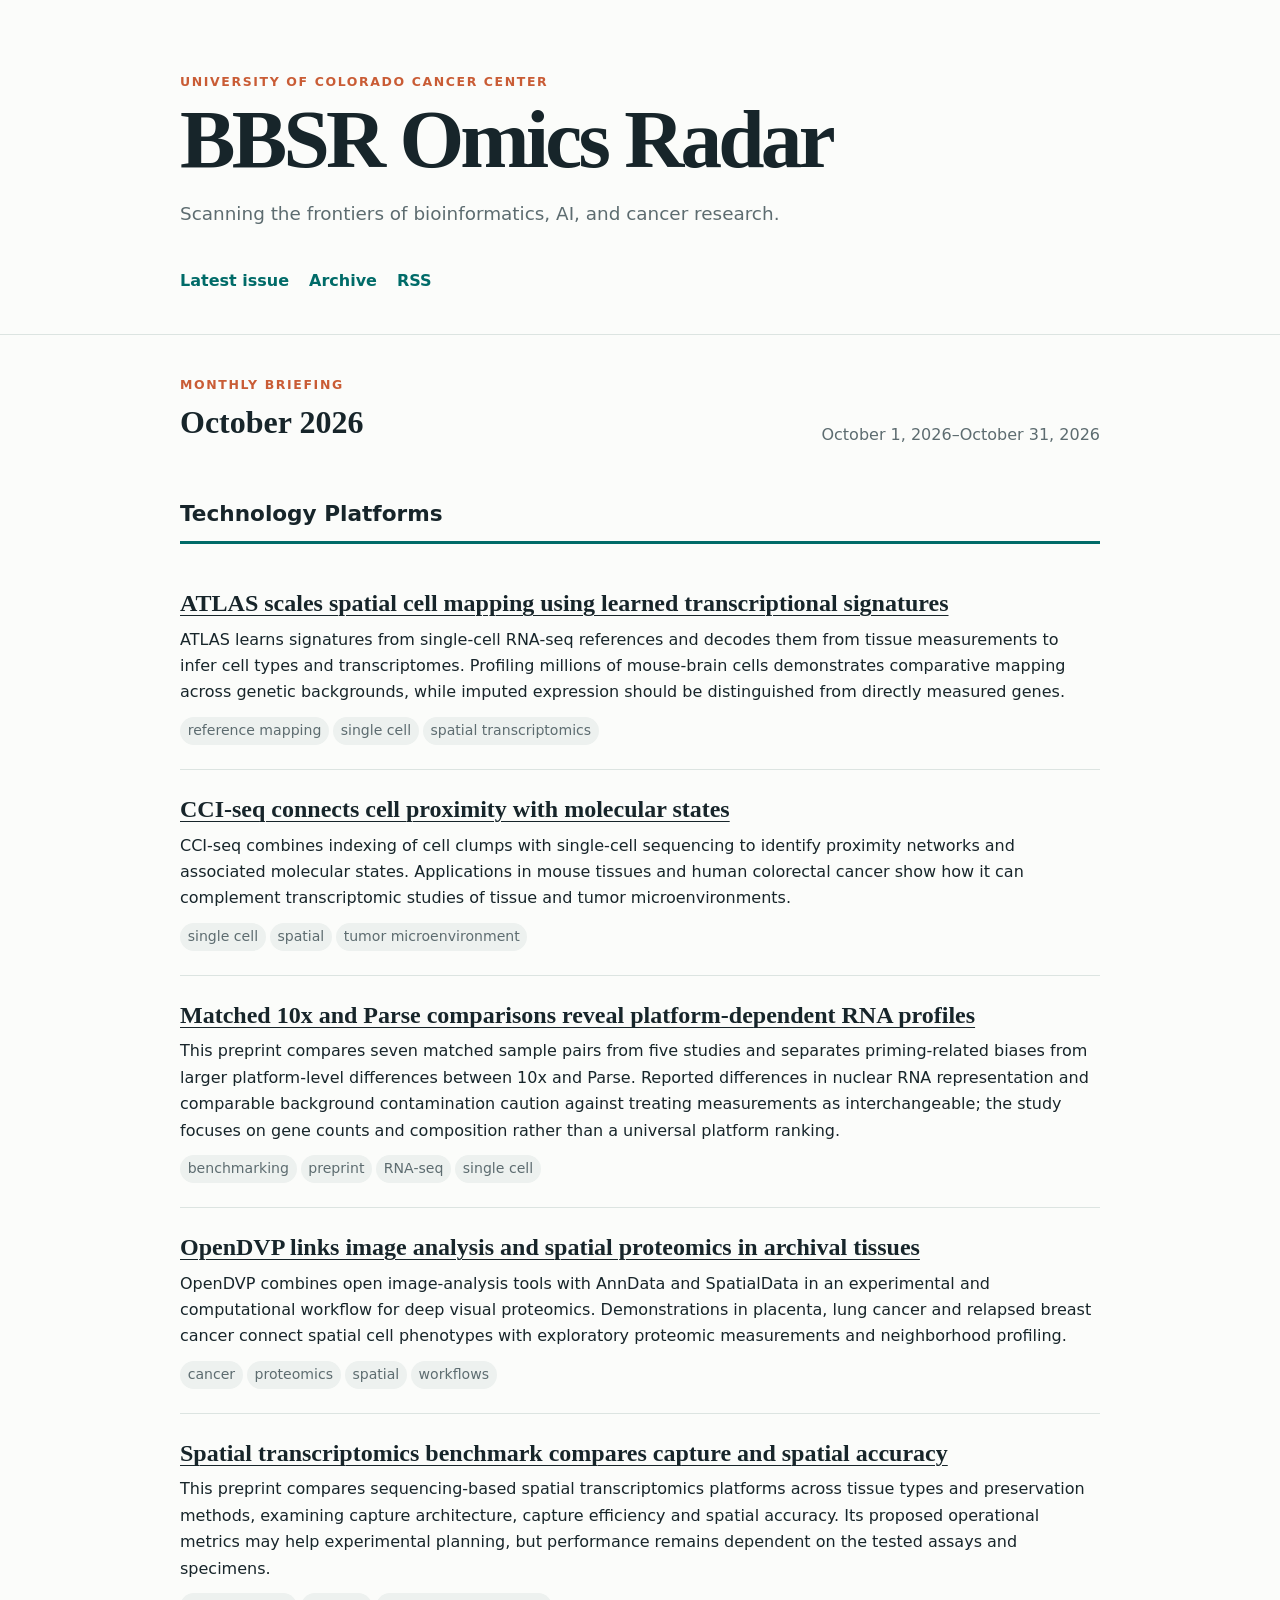
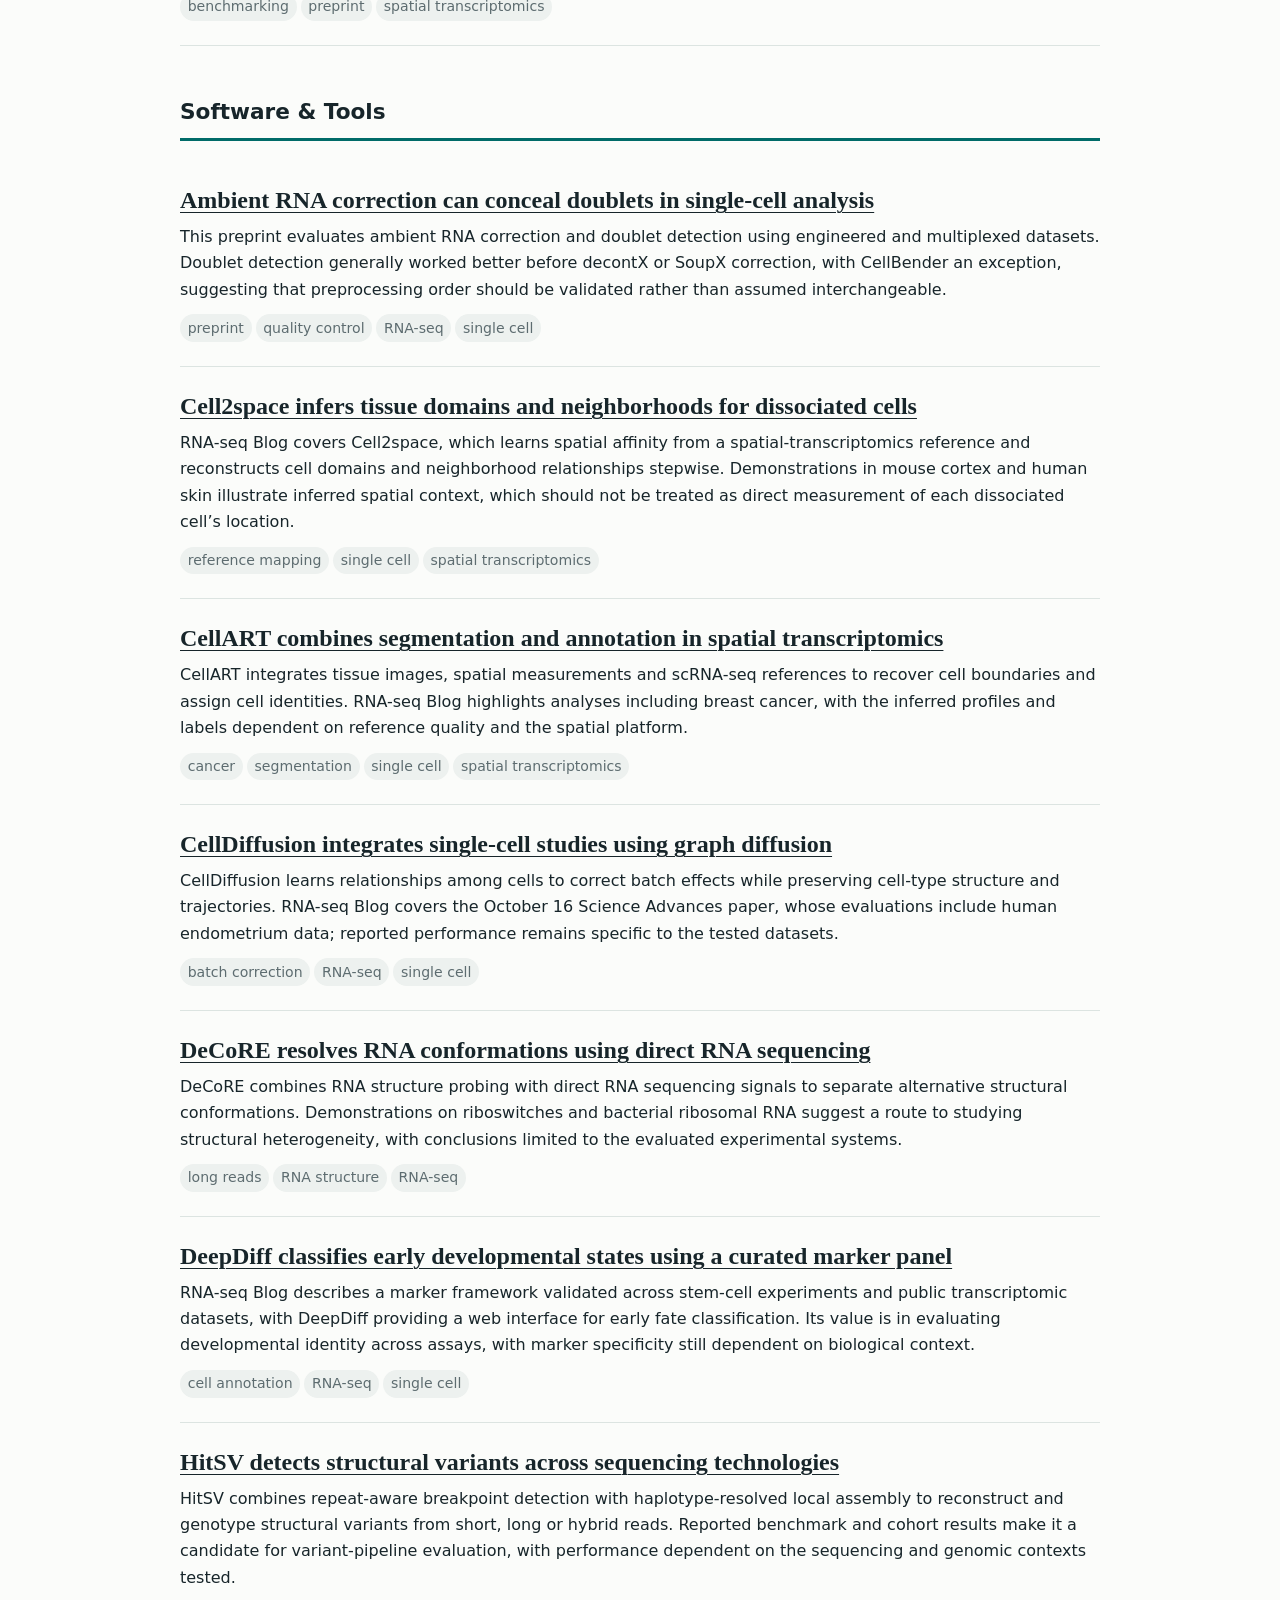
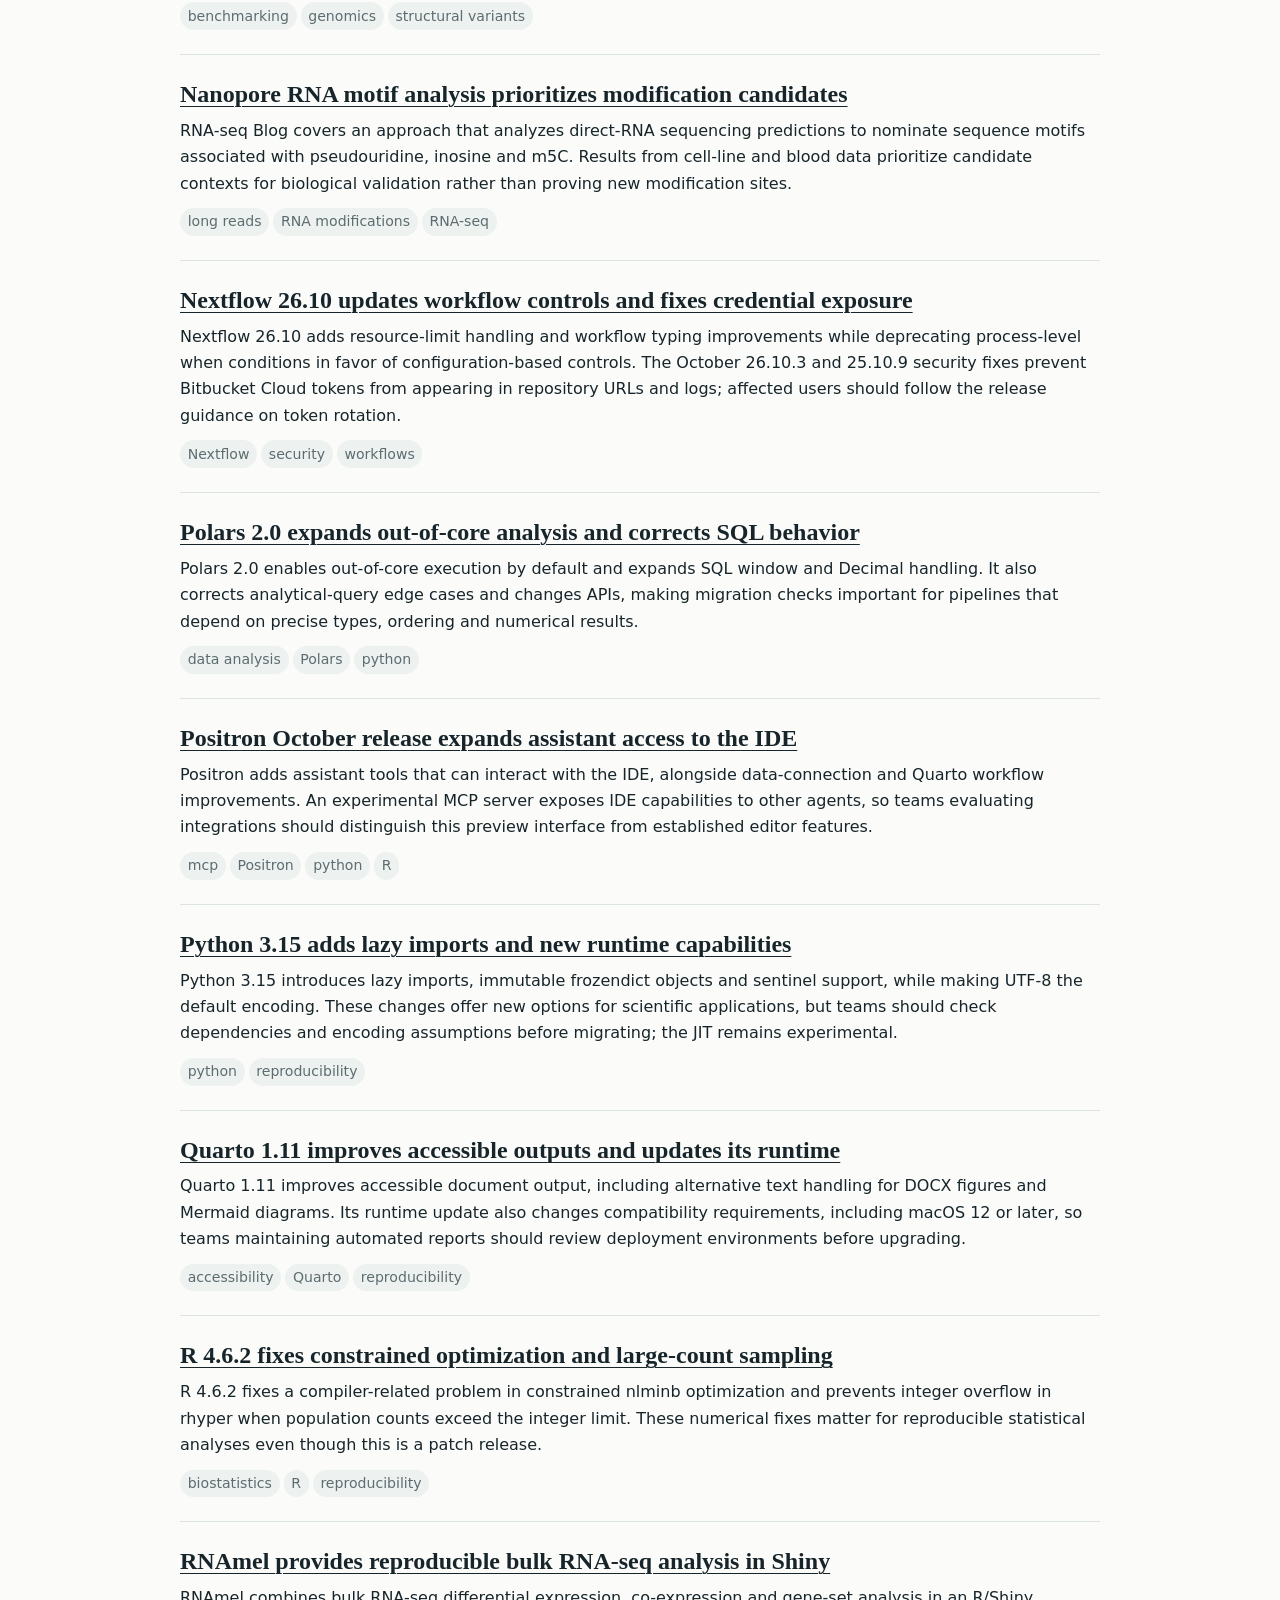
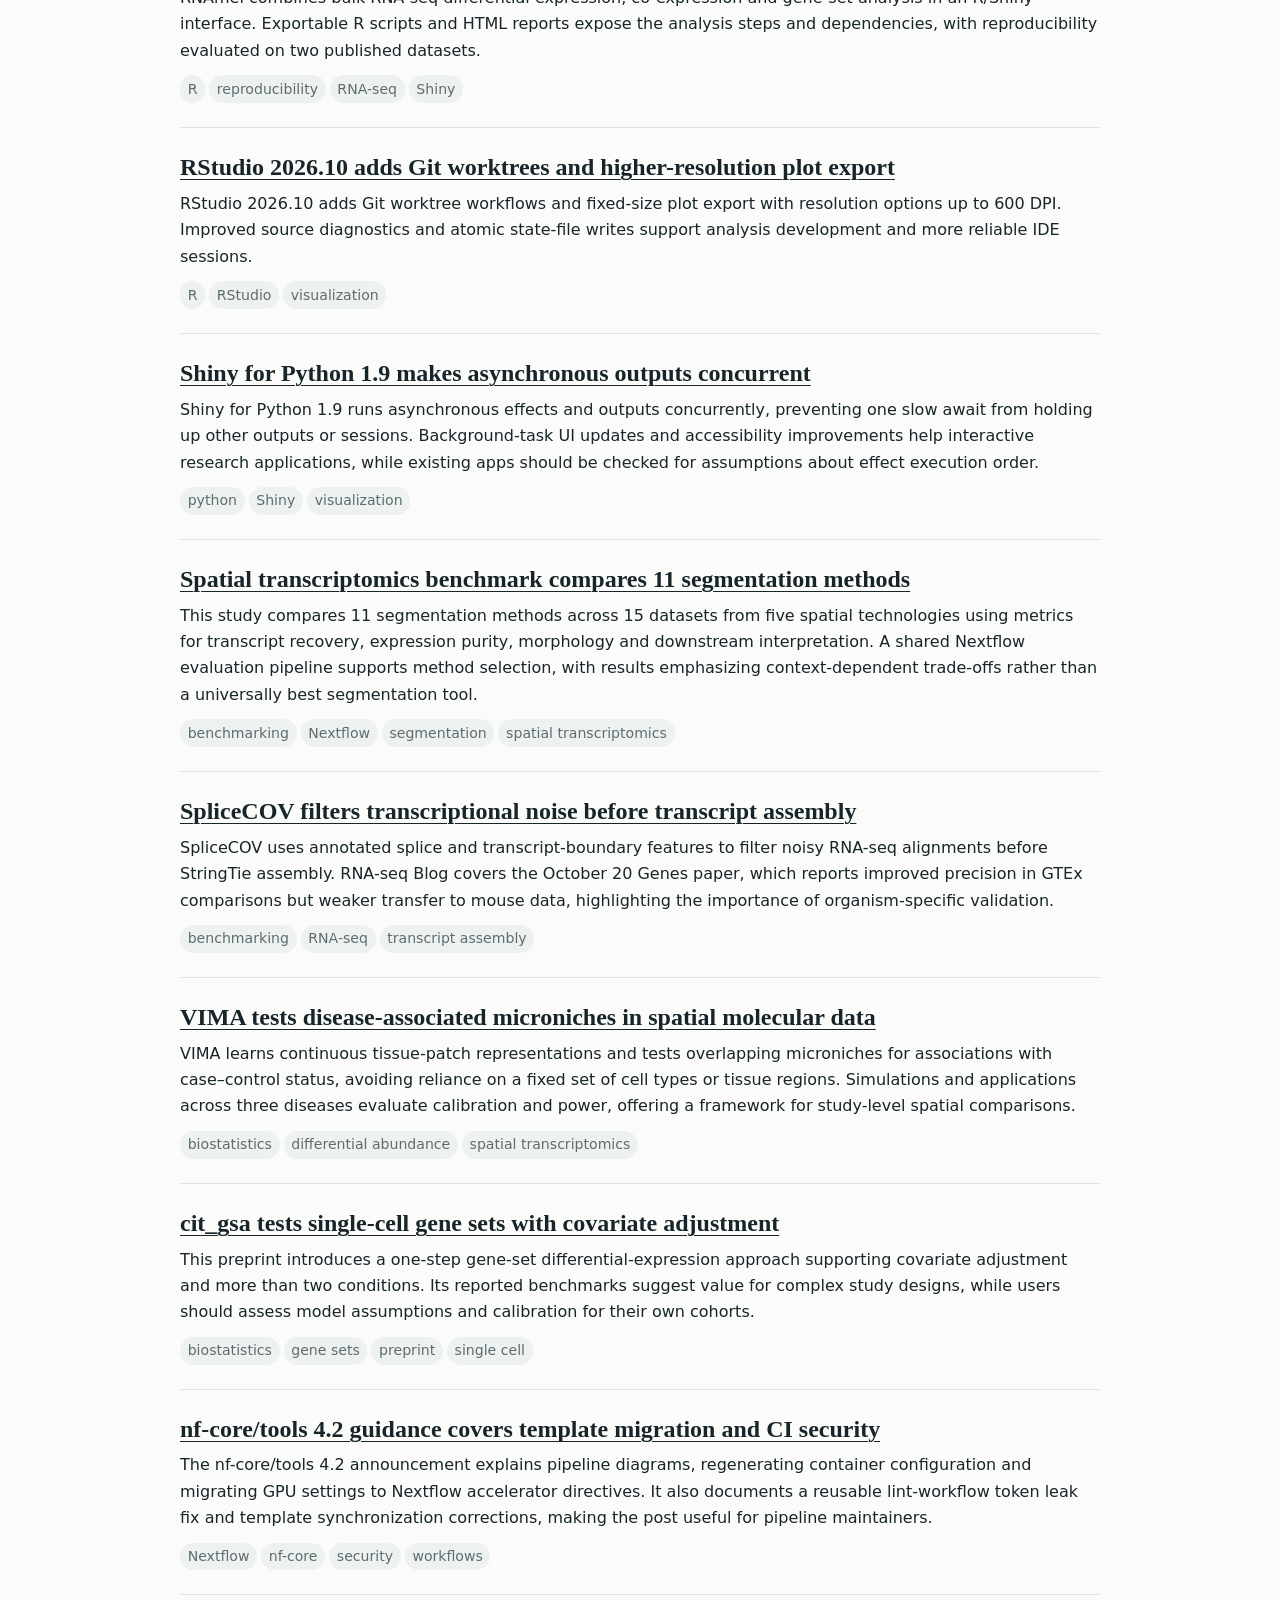
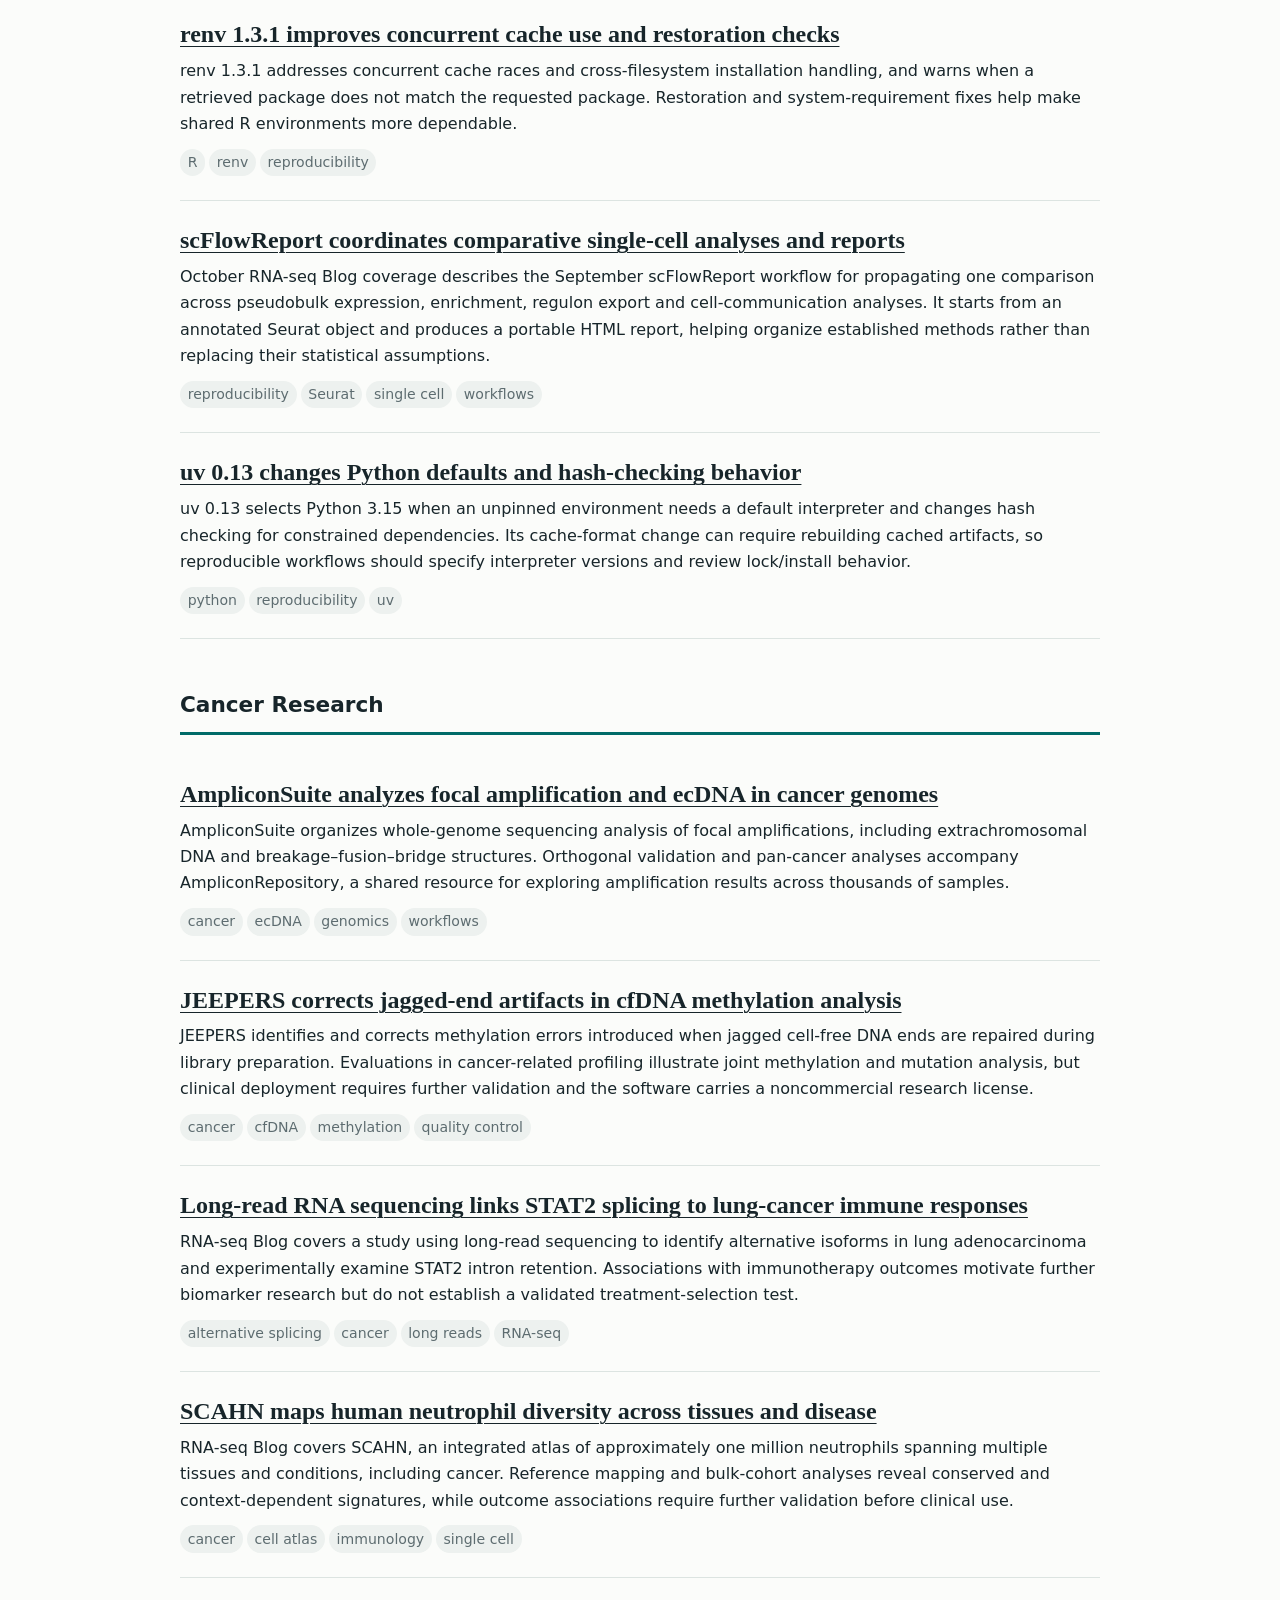
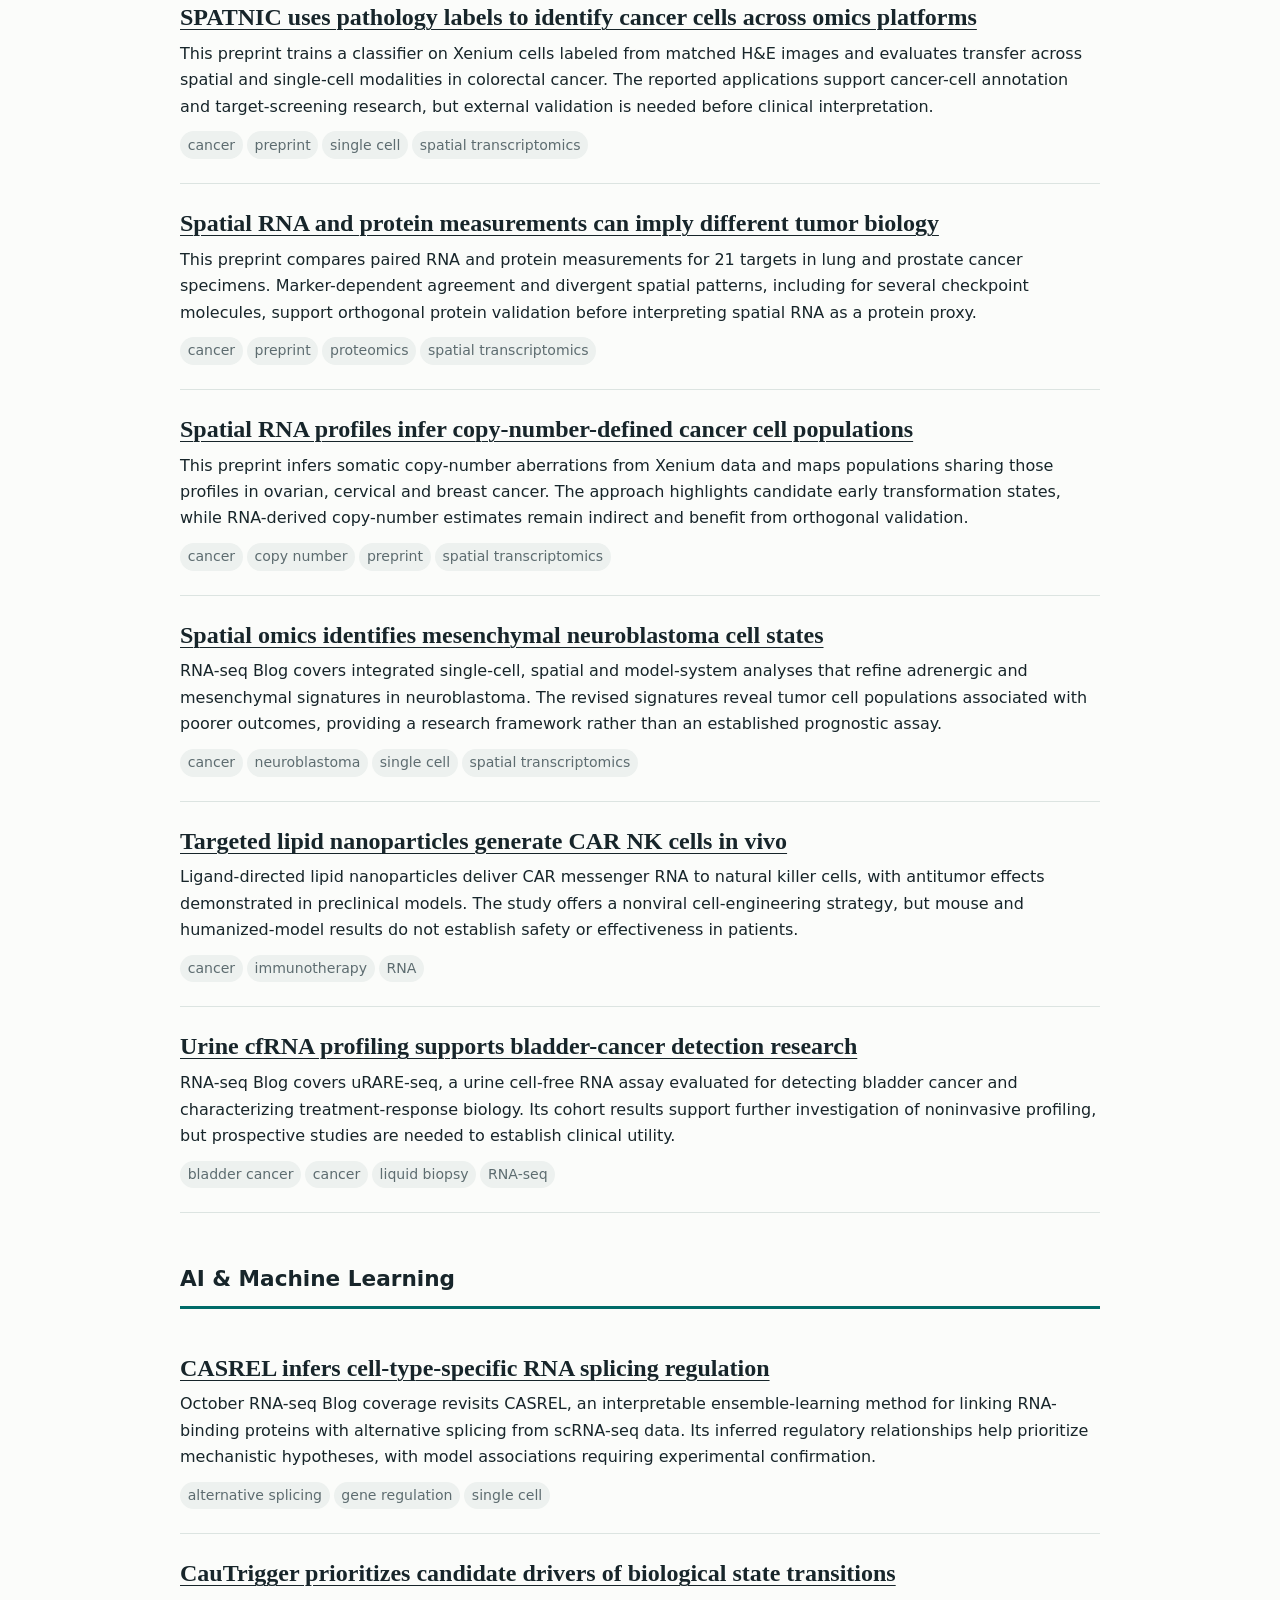
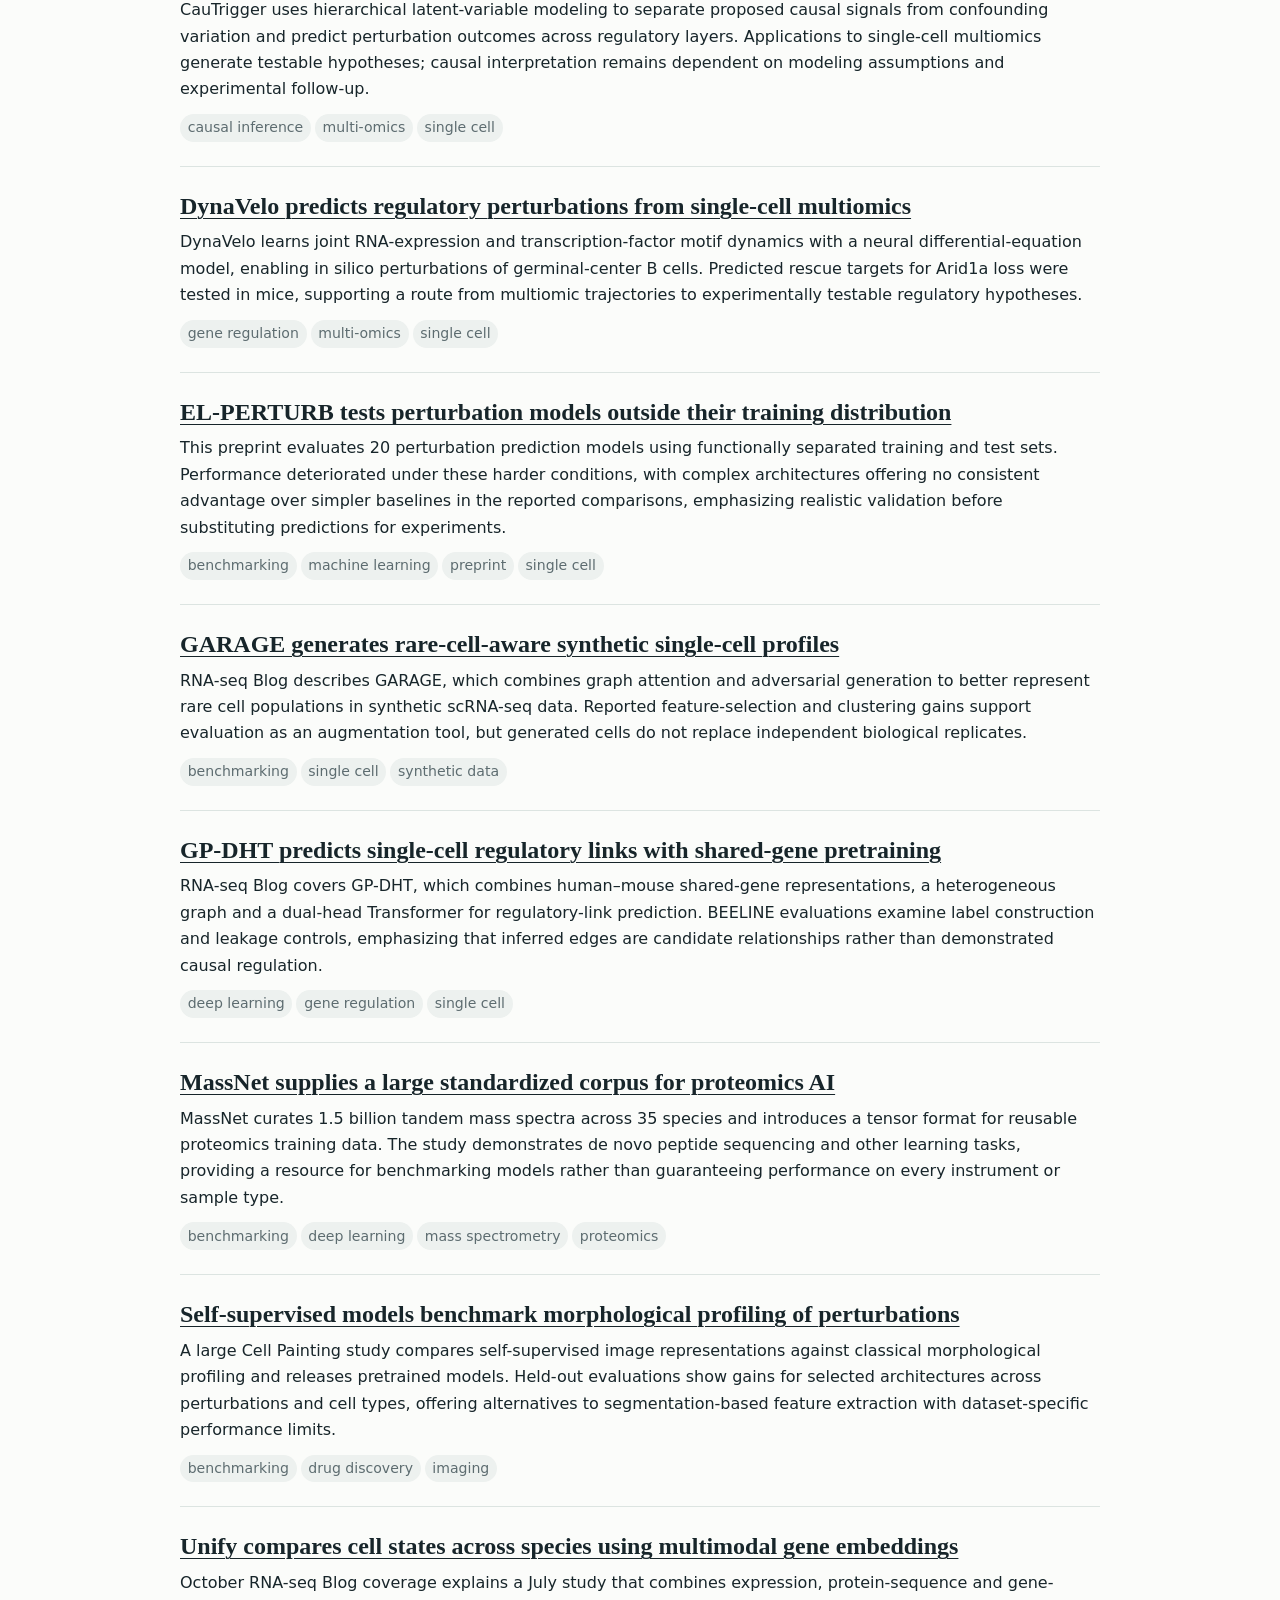
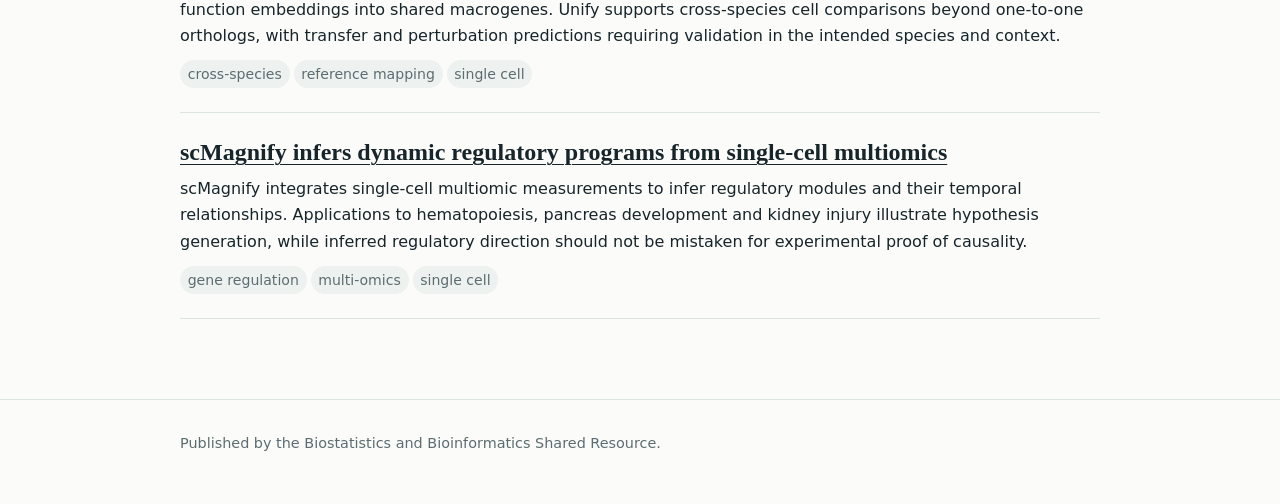
<file: docs/index.html>
<!doctype html>
<html lang="en">
<head>
  <meta charset="utf-8">
  <meta name="viewport" content="width=device-width, initial-scale=1">
  <meta name="description" content="Scanning the frontiers of bioinformatics, AI, and cancer research.">
  <title>Latest issue · BBSR Omics Radar</title>
  <link rel="canonical" href="https://uccc-bbsr.github.io/omics-radar/">
  <link rel="alternate" type="application/rss+xml" title="BBSR Omics Radar" href="feed.xml">
  <link rel="stylesheet" href="assets/styles.css">
</head>
<body>
  <header class="site-header"><div class="shell">
    <div class="eyebrow">University of Colorado Cancer Center</div>
    <h1>BBSR Omics Radar</h1>
    <p class="subtitle">Scanning the frontiers of bioinformatics, AI, and cancer research.</p>
    <nav aria-label="Primary"><a href="index.html">Latest issue</a><a href="archive.html">Archive</a><a href="feed.xml">RSS</a></nav>
  </div></header>
  <main class="shell"><section class="issue-heading">
<div><div class="eyebrow">Monthly briefing</div><h2>October 2026</h2></div>
<div class="date-window">October 1, 2026–October 31, 2026</div>
</section>
<section><h2 class="category">Technology Platforms</h2>

<article class="article">
  <h3><a href="https://www.nature.com/articles/s41592-026-03289-2" rel="noopener noreferrer">ATLAS scales spatial cell mapping using learned transcriptional signatures</a></h3>
  <p>ATLAS learns signatures from single-cell RNA-seq references and decodes them from tissue measurements to infer cell types and transcriptomes. Profiling millions of mouse-brain cells demonstrates comparative mapping across genetic backgrounds, while imputed expression should be distinguished from directly measured genes.</p>
  <div class="tags" aria-label="Tags"><span class="tag">reference mapping</span><span class="tag">single cell</span><span class="tag">spatial transcriptomics</span></div>
</article>

<article class="article">
  <h3><a href="https://www.nature.com/articles/s41592-026-03237-0" rel="noopener noreferrer">CCI-seq connects cell proximity with molecular states</a></h3>
  <p>CCI-seq combines indexing of cell clumps with single-cell sequencing to identify proximity networks and associated molecular states. Applications in mouse tissues and human colorectal cancer show how it can complement transcriptomic studies of tissue and tumor microenvironments.</p>
  <div class="tags" aria-label="Tags"><span class="tag">single cell</span><span class="tag">spatial</span><span class="tag">tumor microenvironment</span></div>
</article>

<article class="article">
  <h3><a href="https://www.biorxiv.org/content/10.64898/2026.10.09.758116v1" rel="noopener noreferrer">Matched 10x and Parse comparisons reveal platform-dependent RNA profiles</a></h3>
  <p>This preprint compares seven matched sample pairs from five studies and separates priming-related biases from larger platform-level differences between 10x and Parse. Reported differences in nuclear RNA representation and comparable background contamination caution against treating measurements as interchangeable; the study focuses on gene counts and composition rather than a universal platform ranking.</p>
  <div class="tags" aria-label="Tags"><span class="tag">benchmarking</span><span class="tag">preprint</span><span class="tag">RNA-seq</span><span class="tag">single cell</span></div>
</article>

<article class="article">
  <h3><a href="https://www.nature.com/articles/s41592-026-03262-z" rel="noopener noreferrer">OpenDVP links image analysis and spatial proteomics in archival tissues</a></h3>
  <p>OpenDVP combines open image-analysis tools with AnnData and SpatialData in an experimental and computational workflow for deep visual proteomics. Demonstrations in placenta, lung cancer and relapsed breast cancer connect spatial cell phenotypes with exploratory proteomic measurements and neighborhood profiling.</p>
  <div class="tags" aria-label="Tags"><span class="tag">cancer</span><span class="tag">proteomics</span><span class="tag">spatial</span><span class="tag">workflows</span></div>
</article>

<article class="article">
  <h3><a href="https://www.biorxiv.org/content/10.64898/2026.10.15.759112v1" rel="noopener noreferrer">Spatial transcriptomics benchmark compares capture and spatial accuracy</a></h3>
  <p>This preprint compares sequencing-based spatial transcriptomics platforms across tissue types and preservation methods, examining capture architecture, capture efficiency and spatial accuracy. Its proposed operational metrics may help experimental planning, but performance remains dependent on the tested assays and specimens.</p>
  <div class="tags" aria-label="Tags"><span class="tag">benchmarking</span><span class="tag">preprint</span><span class="tag">spatial transcriptomics</span></div>
</article>
</section>
<section><h2 class="category">Software &amp; Tools</h2>

<article class="article">
  <h3><a href="https://www.biorxiv.org/content/10.64898/2026.10.13.758369v1" rel="noopener noreferrer">Ambient RNA correction can conceal doublets in single-cell analysis</a></h3>
  <p>This preprint evaluates ambient RNA correction and doublet detection using engineered and multiplexed datasets. Doublet detection generally worked better before decontX or SoupX correction, with CellBender an exception, suggesting that preprocessing order should be validated rather than assumed interchangeable.</p>
  <div class="tags" aria-label="Tags"><span class="tag">preprint</span><span class="tag">quality control</span><span class="tag">RNA-seq</span><span class="tag">single cell</span></div>
</article>

<article class="article">
  <h3><a href="https://www.rna-seqblog.com/cell2space-restores-spatial-context-to-single-cell-rna-sequencing-data/" rel="noopener noreferrer">Cell2space infers tissue domains and neighborhoods for dissociated cells</a></h3>
  <p>RNA-seq Blog covers Cell2space, which learns spatial affinity from a spatial-transcriptomics reference and reconstructs cell domains and neighborhood relationships stepwise. Demonstrations in mouse cortex and human skin illustrate inferred spatial context, which should not be treated as direct measurement of each dissociated cell’s location.</p>
  <div class="tags" aria-label="Tags"><span class="tag">reference mapping</span><span class="tag">single cell</span><span class="tag">spatial transcriptomics</span></div>
</article>

<article class="article">
  <h3><a href="https://www.rna-seqblog.com/cellart-extracts-single-cell-information-from-high-resolution-spatial-transcriptomics/" rel="noopener noreferrer">CellART combines segmentation and annotation in spatial transcriptomics</a></h3>
  <p>CellART integrates tissue images, spatial measurements and scRNA-seq references to recover cell boundaries and assign cell identities. RNA-seq Blog highlights analyses including breast cancer, with the inferred profiles and labels dependent on reference quality and the spatial platform.</p>
  <div class="tags" aria-label="Tags"><span class="tag">cancer</span><span class="tag">segmentation</span><span class="tag">single cell</span><span class="tag">spatial transcriptomics</span></div>
</article>

<article class="article">
  <h3><a href="https://www.rna-seqblog.com/celldiffusion-improves-integration-of-single-cell-rna-sequencing-data-across-studies/" rel="noopener noreferrer">CellDiffusion integrates single-cell studies using graph diffusion</a></h3>
  <p>CellDiffusion learns relationships among cells to correct batch effects while preserving cell-type structure and trajectories. RNA-seq Blog covers the October 16 Science Advances paper, whose evaluations include human endometrium data; reported performance remains specific to the tested datasets.</p>
  <div class="tags" aria-label="Tags"><span class="tag">batch correction</span><span class="tag">RNA-seq</span><span class="tag">single cell</span></div>
</article>

<article class="article">
  <h3><a href="https://doi.org/10.1126/sciadv.aef0670" rel="noopener noreferrer">DeCoRE resolves RNA conformations using direct RNA sequencing</a></h3>
  <p>DeCoRE combines RNA structure probing with direct RNA sequencing signals to separate alternative structural conformations. Demonstrations on riboswitches and bacterial ribosomal RNA suggest a route to studying structural heterogeneity, with conclusions limited to the evaluated experimental systems.</p>
  <div class="tags" aria-label="Tags"><span class="tag">long reads</span><span class="tag">RNA structure</span><span class="tag">RNA-seq</span></div>
</article>

<article class="article">
  <h3><a href="https://www.rna-seqblog.com/new-marker-panel-and-web-tool-help-define-early-human-cell-fates/" rel="noopener noreferrer">DeepDiff classifies early developmental states using a curated marker panel</a></h3>
  <p>RNA-seq Blog describes a marker framework validated across stem-cell experiments and public transcriptomic datasets, with DeepDiff providing a web interface for early fate classification. Its value is in evaluating developmental identity across assays, with marker specificity still dependent on biological context.</p>
  <div class="tags" aria-label="Tags"><span class="tag">cell annotation</span><span class="tag">RNA-seq</span><span class="tag">single cell</span></div>
</article>

<article class="article">
  <h3><a href="https://www.nature.com/articles/s41587-026-03332-9" rel="noopener noreferrer">HitSV detects structural variants across sequencing technologies</a></h3>
  <p>HitSV combines repeat-aware breakpoint detection with haplotype-resolved local assembly to reconstruct and genotype structural variants from short, long or hybrid reads. Reported benchmark and cohort results make it a candidate for variant-pipeline evaluation, with performance dependent on the sequencing and genomic contexts tested.</p>
  <div class="tags" aria-label="Tags"><span class="tag">benchmarking</span><span class="tag">genomics</span><span class="tag">structural variants</span></div>
</article>

<article class="article">
  <h3><a href="https://www.rna-seqblog.com/nanopore-rna-sequencing-reveals-new-patterns-associated-with-rna-modifications/" rel="noopener noreferrer">Nanopore RNA motif analysis prioritizes modification candidates</a></h3>
  <p>RNA-seq Blog covers an approach that analyzes direct-RNA sequencing predictions to nominate sequence motifs associated with pseudouridine, inosine and m5C. Results from cell-line and blood data prioritize candidate contexts for biological validation rather than proving new modification sites.</p>
  <div class="tags" aria-label="Tags"><span class="tag">long reads</span><span class="tag">RNA modifications</span><span class="tag">RNA-seq</span></div>
</article>

<article class="article">
  <h3><a href="https://github.com/nextflow-io/nextflow/releases/tag/v26.10.0" rel="noopener noreferrer">Nextflow 26.10 updates workflow controls and fixes credential exposure</a></h3>
  <p>Nextflow 26.10 adds resource-limit handling and workflow typing improvements while deprecating process-level when conditions in favor of configuration-based controls. The October 26.10.3 and 25.10.9 security fixes prevent Bitbucket Cloud tokens from appearing in repository URLs and logs; affected users should follow the release guidance on token rotation.</p>
  <div class="tags" aria-label="Tags"><span class="tag">Nextflow</span><span class="tag">security</span><span class="tag">workflows</span></div>
</article>

<article class="article">
  <h3><a href="https://github.com/pola-rs/polars/releases/tag/py-2.0.0" rel="noopener noreferrer">Polars 2.0 expands out-of-core analysis and corrects SQL behavior</a></h3>
  <p>Polars 2.0 enables out-of-core execution by default and expands SQL window and Decimal handling. It also corrects analytical-query edge cases and changes APIs, making migration checks important for pipelines that depend on precise types, ordering and numerical results.</p>
  <div class="tags" aria-label="Tags"><span class="tag">data analysis</span><span class="tag">Polars</span><span class="tag">python</span></div>
</article>

<article class="article">
  <h3><a href="https://github.com/posit-dev/positron/releases/tag/2026.10.0-297" rel="noopener noreferrer">Positron October release expands assistant access to the IDE</a></h3>
  <p>Positron adds assistant tools that can interact with the IDE, alongside data-connection and Quarto workflow improvements. An experimental MCP server exposes IDE capabilities to other agents, so teams evaluating integrations should distinguish this preview interface from established editor features.</p>
  <div class="tags" aria-label="Tags"><span class="tag">mcp</span><span class="tag">Positron</span><span class="tag">python</span><span class="tag">R</span></div>
</article>

<article class="article">
  <h3><a href="https://www.python.org/downloads/release/python-3150/" rel="noopener noreferrer">Python 3.15 adds lazy imports and new runtime capabilities</a></h3>
  <p>Python 3.15 introduces lazy imports, immutable frozendict objects and sentinel support, while making UTF-8 the default encoding. These changes offer new options for scientific applications, but teams should check dependencies and encoding assumptions before migrating; the JIT remains experimental.</p>
  <div class="tags" aria-label="Tags"><span class="tag">python</span><span class="tag">reproducibility</span></div>
</article>

<article class="article">
  <h3><a href="https://github.com/quarto-dev/quarto-cli/releases/tag/v1.11.9" rel="noopener noreferrer">Quarto 1.11 improves accessible outputs and updates its runtime</a></h3>
  <p>Quarto 1.11 improves accessible document output, including alternative text handling for DOCX figures and Mermaid diagrams. Its runtime update also changes compatibility requirements, including macOS 12 or later, so teams maintaining automated reports should review deployment environments before upgrading.</p>
  <div class="tags" aria-label="Tags"><span class="tag">accessibility</span><span class="tag">Quarto</span><span class="tag">reproducibility</span></div>
</article>

<article class="article">
  <h3><a href="https://stat.ethz.ch/pipermail/r-announce/2026/000729.html" rel="noopener noreferrer">R 4.6.2 fixes constrained optimization and large-count sampling</a></h3>
  <p>R 4.6.2 fixes a compiler-related problem in constrained nlminb optimization and prevents integer overflow in rhyper when population counts exceed the integer limit. These numerical fixes matter for reproducible statistical analyses even though this is a patch release.</p>
  <div class="tags" aria-label="Tags"><span class="tag">biostatistics</span><span class="tag">R</span><span class="tag">reproducibility</span></div>
</article>

<article class="article">
  <h3><a href="https://link.springer.com/article/10.1186/s12859-026-06710-x" rel="noopener noreferrer">RNAmel provides reproducible bulk RNA-seq analysis in Shiny</a></h3>
  <p>RNAmel combines bulk RNA-seq differential expression, co-expression and gene-set analysis in an R/Shiny interface. Exportable R scripts and HTML reports expose the analysis steps and dependencies, with reproducibility evaluated on two published datasets.</p>
  <div class="tags" aria-label="Tags"><span class="tag">R</span><span class="tag">reproducibility</span><span class="tag">RNA-seq</span><span class="tag">Shiny</span></div>
</article>

<article class="article">
  <h3><a href="https://docs.posit.co/ide/news/index.html#rstudio-2026.10.0" rel="noopener noreferrer">RStudio 2026.10 adds Git worktrees and higher-resolution plot export</a></h3>
  <p>RStudio 2026.10 adds Git worktree workflows and fixed-size plot export with resolution options up to 600 DPI. Improved source diagnostics and atomic state-file writes support analysis development and more reliable IDE sessions.</p>
  <div class="tags" aria-label="Tags"><span class="tag">R</span><span class="tag">RStudio</span><span class="tag">visualization</span></div>
</article>

<article class="article">
  <h3><a href="https://opensource.posit.co/blog/2026-10-29_shiny-python-1-9/" rel="noopener noreferrer">Shiny for Python 1.9 makes asynchronous outputs concurrent</a></h3>
  <p>Shiny for Python 1.9 runs asynchronous effects and outputs concurrently, preventing one slow await from holding up other outputs or sessions. Background-task UI updates and accessibility improvements help interactive research applications, while existing apps should be checked for assumptions about effect execution order.</p>
  <div class="tags" aria-label="Tags"><span class="tag">python</span><span class="tag">Shiny</span><span class="tag">visualization</span></div>
</article>

<article class="article">
  <h3><a href="https://www.nature.com/articles/s41592-026-03272-x" rel="noopener noreferrer">Spatial transcriptomics benchmark compares 11 segmentation methods</a></h3>
  <p>This study compares 11 segmentation methods across 15 datasets from five spatial technologies using metrics for transcript recovery, expression purity, morphology and downstream interpretation. A shared Nextflow evaluation pipeline supports method selection, with results emphasizing context-dependent trade-offs rather than a universally best segmentation tool.</p>
  <div class="tags" aria-label="Tags"><span class="tag">benchmarking</span><span class="tag">Nextflow</span><span class="tag">segmentation</span><span class="tag">spatial transcriptomics</span></div>
</article>

<article class="article">
  <h3><a href="https://www.rna-seqblog.com/splicecov-improves-rna-sequencing-analysis-by-filtering-transcriptional-noise/" rel="noopener noreferrer">SpliceCOV filters transcriptional noise before transcript assembly</a></h3>
  <p>SpliceCOV uses annotated splice and transcript-boundary features to filter noisy RNA-seq alignments before StringTie assembly. RNA-seq Blog covers the October 20 Genes paper, which reports improved precision in GTEx comparisons but weaker transfer to mouse data, highlighting the importance of organism-specific validation.</p>
  <div class="tags" aria-label="Tags"><span class="tag">benchmarking</span><span class="tag">RNA-seq</span><span class="tag">transcript assembly</span></div>
</article>

<article class="article">
  <h3><a href="https://www.nature.com/articles/s41592-026-03236-1" rel="noopener noreferrer">VIMA tests disease-associated microniches in spatial molecular data</a></h3>
  <p>VIMA learns continuous tissue-patch representations and tests overlapping microniches for associations with case–control status, avoiding reliance on a fixed set of cell types or tissue regions. Simulations and applications across three diseases evaluate calibration and power, offering a framework for study-level spatial comparisons.</p>
  <div class="tags" aria-label="Tags"><span class="tag">biostatistics</span><span class="tag">differential abundance</span><span class="tag">spatial transcriptomics</span></div>
</article>

<article class="article">
  <h3><a href="https://www.biorxiv.org/content/10.64898/2026.10.13.758831v1" rel="noopener noreferrer">cit_gsa tests single-cell gene sets with covariate adjustment</a></h3>
  <p>This preprint introduces a one-step gene-set differential-expression approach supporting covariate adjustment and more than two conditions. Its reported benchmarks suggest value for complex study designs, while users should assess model assumptions and calibration for their own cohorts.</p>
  <div class="tags" aria-label="Tags"><span class="tag">biostatistics</span><span class="tag">gene sets</span><span class="tag">preprint</span><span class="tag">single cell</span></div>
</article>

<article class="article">
  <h3><a href="https://nf-co.re/blog/2026/tools-4_2_0" rel="noopener noreferrer">nf-core/tools 4.2 guidance covers template migration and CI security</a></h3>
  <p>The nf-core/tools 4.2 announcement explains pipeline diagrams, regenerating container configuration and migrating GPU settings to Nextflow accelerator directives. It also documents a reusable lint-workflow token leak fix and template synchronization corrections, making the post useful for pipeline maintainers.</p>
  <div class="tags" aria-label="Tags"><span class="tag">Nextflow</span><span class="tag">nf-core</span><span class="tag">security</span><span class="tag">workflows</span></div>
</article>

<article class="article">
  <h3><a href="https://rstudio.github.io/renv/news/index.html#renv-131" rel="noopener noreferrer">renv 1.3.1 improves concurrent cache use and restoration checks</a></h3>
  <p>renv 1.3.1 addresses concurrent cache races and cross-filesystem installation handling, and warns when a retrieved package does not match the requested package. Restoration and system-requirement fixes help make shared R environments more dependable.</p>
  <div class="tags" aria-label="Tags"><span class="tag">R</span><span class="tag">renv</span><span class="tag">reproducibility</span></div>
</article>

<article class="article">
  <h3><a href="https://www.rna-seqblog.com/scflowreport-brings-multiple-single-cell-rna-sequencing-analyses-into-one-workflow/" rel="noopener noreferrer">scFlowReport coordinates comparative single-cell analyses and reports</a></h3>
  <p>October RNA-seq Blog coverage describes the September scFlowReport workflow for propagating one comparison across pseudobulk expression, enrichment, regulon export and cell-communication analyses. It starts from an annotated Seurat object and produces a portable HTML report, helping organize established methods rather than replacing their statistical assumptions.</p>
  <div class="tags" aria-label="Tags"><span class="tag">reproducibility</span><span class="tag">Seurat</span><span class="tag">single cell</span><span class="tag">workflows</span></div>
</article>

<article class="article">
  <h3><a href="https://github.com/astral-sh/uv/releases/tag/0.13.0" rel="noopener noreferrer">uv 0.13 changes Python defaults and hash-checking behavior</a></h3>
  <p>uv 0.13 selects Python 3.15 when an unpinned environment needs a default interpreter and changes hash checking for constrained dependencies. Its cache-format change can require rebuilding cached artifacts, so reproducible workflows should specify interpreter versions and review lock/install behavior.</p>
  <div class="tags" aria-label="Tags"><span class="tag">python</span><span class="tag">reproducibility</span><span class="tag">uv</span></div>
</article>
</section>
<section><h2 class="category">Cancer Research</h2>

<article class="article">
  <h3><a href="https://www.nature.com/articles/s41592-026-03264-x" rel="noopener noreferrer">AmpliconSuite analyzes focal amplification and ecDNA in cancer genomes</a></h3>
  <p>AmpliconSuite organizes whole-genome sequencing analysis of focal amplifications, including extrachromosomal DNA and breakage–fusion–bridge structures. Orthogonal validation and pan-cancer analyses accompany AmpliconRepository, a shared resource for exploring amplification results across thousands of samples.</p>
  <div class="tags" aria-label="Tags"><span class="tag">cancer</span><span class="tag">ecDNA</span><span class="tag">genomics</span><span class="tag">workflows</span></div>
</article>

<article class="article">
  <h3><a href="https://www.nature.com/articles/s41592-026-03278-5" rel="noopener noreferrer">JEEPERS corrects jagged-end artifacts in cfDNA methylation analysis</a></h3>
  <p>JEEPERS identifies and corrects methylation errors introduced when jagged cell-free DNA ends are repaired during library preparation. Evaluations in cancer-related profiling illustrate joint methylation and mutation analysis, but clinical deployment requires further validation and the software carries a noncommercial research license.</p>
  <div class="tags" aria-label="Tags"><span class="tag">cancer</span><span class="tag">cfDNA</span><span class="tag">methylation</span><span class="tag">quality control</span></div>
</article>

<article class="article">
  <h3><a href="https://www.rna-seqblog.com/overlooked-off-switch-in-lung-tumors-may-explain-why-immunotherapy-doesnt-work-for-everyone/" rel="noopener noreferrer">Long-read RNA sequencing links STAT2 splicing to lung-cancer immune responses</a></h3>
  <p>RNA-seq Blog covers a study using long-read sequencing to identify alternative isoforms in lung adenocarcinoma and experimentally examine STAT2 intron retention. Associations with immunotherapy outcomes motivate further biomarker research but do not establish a validated treatment-selection test.</p>
  <div class="tags" aria-label="Tags"><span class="tag">alternative splicing</span><span class="tag">cancer</span><span class="tag">long reads</span><span class="tag">RNA-seq</span></div>
</article>

<article class="article">
  <h3><a href="https://www.rna-seqblog.com/single-cell-rna-sequencing-reveals-the-diversity-of-human-neutrophils-across-health-and-disease/" rel="noopener noreferrer">SCAHN maps human neutrophil diversity across tissues and disease</a></h3>
  <p>RNA-seq Blog covers SCAHN, an integrated atlas of approximately one million neutrophils spanning multiple tissues and conditions, including cancer. Reference mapping and bulk-cohort analyses reveal conserved and context-dependent signatures, while outcome associations require further validation before clinical use.</p>
  <div class="tags" aria-label="Tags"><span class="tag">cancer</span><span class="tag">cell atlas</span><span class="tag">immunology</span><span class="tag">single cell</span></div>
</article>

<article class="article">
  <h3><a href="https://www.biorxiv.org/content/10.64898/2026.10.21.760612v1" rel="noopener noreferrer">SPATNIC uses pathology labels to identify cancer cells across omics platforms</a></h3>
  <p>This preprint trains a classifier on Xenium cells labeled from matched H&amp;E images and evaluates transfer across spatial and single-cell modalities in colorectal cancer. The reported applications support cancer-cell annotation and target-screening research, but external validation is needed before clinical interpretation.</p>
  <div class="tags" aria-label="Tags"><span class="tag">cancer</span><span class="tag">preprint</span><span class="tag">single cell</span><span class="tag">spatial transcriptomics</span></div>
</article>

<article class="article">
  <h3><a href="https://www.biorxiv.org/content/10.64898/2026.10.05.756660v1" rel="noopener noreferrer">Spatial RNA and protein measurements can imply different tumor biology</a></h3>
  <p>This preprint compares paired RNA and protein measurements for 21 targets in lung and prostate cancer specimens. Marker-dependent agreement and divergent spatial patterns, including for several checkpoint molecules, support orthogonal protein validation before interpreting spatial RNA as a protein proxy.</p>
  <div class="tags" aria-label="Tags"><span class="tag">cancer</span><span class="tag">preprint</span><span class="tag">proteomics</span><span class="tag">spatial transcriptomics</span></div>
</article>

<article class="article">
  <h3><a href="https://www.biorxiv.org/content/10.64898/2026.10.23.761433v1" rel="noopener noreferrer">Spatial RNA profiles infer copy-number-defined cancer cell populations</a></h3>
  <p>This preprint infers somatic copy-number aberrations from Xenium data and maps populations sharing those profiles in ovarian, cervical and breast cancer. The approach highlights candidate early transformation states, while RNA-derived copy-number estimates remain indirect and benefit from orthogonal validation.</p>
  <div class="tags" aria-label="Tags"><span class="tag">cancer</span><span class="tag">copy number</span><span class="tag">preprint</span><span class="tag">spatial transcriptomics</span></div>
</article>

<article class="article">
  <h3><a href="https://www.rna-seqblog.com/scientists-identify-the-neuroblastoma-cells-that-signal-poor-outcomes/" rel="noopener noreferrer">Spatial omics identifies mesenchymal neuroblastoma cell states</a></h3>
  <p>RNA-seq Blog covers integrated single-cell, spatial and model-system analyses that refine adrenergic and mesenchymal signatures in neuroblastoma. The revised signatures reveal tumor cell populations associated with poorer outcomes, providing a research framework rather than an established prognostic assay.</p>
  <div class="tags" aria-label="Tags"><span class="tag">cancer</span><span class="tag">neuroblastoma</span><span class="tag">single cell</span><span class="tag">spatial transcriptomics</span></div>
</article>

<article class="article">
  <h3><a href="https://www.nature.com/articles/s41587-026-03310-1" rel="noopener noreferrer">Targeted lipid nanoparticles generate CAR NK cells in vivo</a></h3>
  <p>Ligand-directed lipid nanoparticles deliver CAR messenger RNA to natural killer cells, with antitumor effects demonstrated in preclinical models. The study offers a nonviral cell-engineering strategy, but mouse and humanized-model results do not establish safety or effectiveness in patients.</p>
  <div class="tags" aria-label="Tags"><span class="tag">cancer</span><span class="tag">immunotherapy</span><span class="tag">RNA</span></div>
</article>

<article class="article">
  <h3><a href="https://www.rna-seqblog.com/urine-test-may-improve-bladder-cancer-diagnosis-and-guide-treatment-decisions/" rel="noopener noreferrer">Urine cfRNA profiling supports bladder-cancer detection research</a></h3>
  <p>RNA-seq Blog covers uRARE-seq, a urine cell-free RNA assay evaluated for detecting bladder cancer and characterizing treatment-response biology. Its cohort results support further investigation of noninvasive profiling, but prospective studies are needed to establish clinical utility.</p>
  <div class="tags" aria-label="Tags"><span class="tag">bladder cancer</span><span class="tag">cancer</span><span class="tag">liquid biopsy</span><span class="tag">RNA-seq</span></div>
</article>
</section>
<section><h2 class="category">AI &amp; Machine Learning</h2>

<article class="article">
  <h3><a href="https://www.rna-seqblog.com/machine-learning-reveals-how-rna-splicing-is-regulated-in-individual-cell-types/" rel="noopener noreferrer">CASREL infers cell-type-specific RNA splicing regulation</a></h3>
  <p>October RNA-seq Blog coverage revisits CASREL, an interpretable ensemble-learning method for linking RNA-binding proteins with alternative splicing from scRNA-seq data. Its inferred regulatory relationships help prioritize mechanistic hypotheses, with model associations requiring experimental confirmation.</p>
  <div class="tags" aria-label="Tags"><span class="tag">alternative splicing</span><span class="tag">gene regulation</span><span class="tag">single cell</span></div>
</article>

<article class="article">
  <h3><a href="https://www.nature.com/articles/s41592-026-03274-9" rel="noopener noreferrer">CauTrigger prioritizes candidate drivers of biological state transitions</a></h3>
  <p>CauTrigger uses hierarchical latent-variable modeling to separate proposed causal signals from confounding variation and predict perturbation outcomes across regulatory layers. Applications to single-cell multiomics generate testable hypotheses; causal interpretation remains dependent on modeling assumptions and experimental follow-up.</p>
  <div class="tags" aria-label="Tags"><span class="tag">causal inference</span><span class="tag">multi-omics</span><span class="tag">single cell</span></div>
</article>

<article class="article">
  <h3><a href="https://www.nature.com/articles/s41587-026-03348-1" rel="noopener noreferrer">DynaVelo predicts regulatory perturbations from single-cell multiomics</a></h3>
  <p>DynaVelo learns joint RNA-expression and transcription-factor motif dynamics with a neural differential-equation model, enabling in silico perturbations of germinal-center B cells. Predicted rescue targets for Arid1a loss were tested in mice, supporting a route from multiomic trajectories to experimentally testable regulatory hypotheses.</p>
  <div class="tags" aria-label="Tags"><span class="tag">gene regulation</span><span class="tag">multi-omics</span><span class="tag">single cell</span></div>
</article>

<article class="article">
  <h3><a href="https://www.biorxiv.org/content/10.64898/2026.10.16.759604v1" rel="noopener noreferrer">EL-PERTURB tests perturbation models outside their training distribution</a></h3>
  <p>This preprint evaluates 20 perturbation prediction models using functionally separated training and test sets. Performance deteriorated under these harder conditions, with complex architectures offering no consistent advantage over simpler baselines in the reported comparisons, emphasizing realistic validation before substituting predictions for experiments.</p>
  <div class="tags" aria-label="Tags"><span class="tag">benchmarking</span><span class="tag">machine learning</span><span class="tag">preprint</span><span class="tag">single cell</span></div>
</article>

<article class="article">
  <h3><a href="https://www.rna-seqblog.com/garage-improves-rare-cell-detection-in-single-cell-rna-sequencing-analysis-using-ai/" rel="noopener noreferrer">GARAGE generates rare-cell-aware synthetic single-cell profiles</a></h3>
  <p>RNA-seq Blog describes GARAGE, which combines graph attention and adversarial generation to better represent rare cell populations in synthetic scRNA-seq data. Reported feature-selection and clustering gains support evaluation as an augmentation tool, but generated cells do not replace independent biological replicates.</p>
  <div class="tags" aria-label="Tags"><span class="tag">benchmarking</span><span class="tag">single cell</span><span class="tag">synthetic data</span></div>
</article>

<article class="article">
  <h3><a href="https://www.rna-seqblog.com/gp-dht-uses-single-cell-rna-sequencing-to-map-gene-regulatory-networks/" rel="noopener noreferrer">GP-DHT predicts single-cell regulatory links with shared-gene pretraining</a></h3>
  <p>RNA-seq Blog covers GP-DHT, which combines human–mouse shared-gene representations, a heterogeneous graph and a dual-head Transformer for regulatory-link prediction. BEELINE evaluations examine label construction and leakage controls, emphasizing that inferred edges are candidate relationships rather than demonstrated causal regulation.</p>
  <div class="tags" aria-label="Tags"><span class="tag">deep learning</span><span class="tag">gene regulation</span><span class="tag">single cell</span></div>
</article>

<article class="article">
  <h3><a href="https://www.nature.com/articles/s41592-026-03247-y" rel="noopener noreferrer">MassNet supplies a large standardized corpus for proteomics AI</a></h3>
  <p>MassNet curates 1.5 billion tandem mass spectra across 35 species and introduces a tensor format for reusable proteomics training data. The study demonstrates de novo peptide sequencing and other learning tasks, providing a resource for benchmarking models rather than guaranteeing performance on every instrument or sample type.</p>
  <div class="tags" aria-label="Tags"><span class="tag">benchmarking</span><span class="tag">deep learning</span><span class="tag">mass spectrometry</span><span class="tag">proteomics</span></div>
</article>

<article class="article">
  <h3><a href="https://www.nature.com/articles/s41592-026-03270-z" rel="noopener noreferrer">Self-supervised models benchmark morphological profiling of perturbations</a></h3>
  <p>A large Cell Painting study compares self-supervised image representations against classical morphological profiling and releases pretrained models. Held-out evaluations show gains for selected architectures across perturbations and cell types, offering alternatives to segmentation-based feature extraction with dataset-specific performance limits.</p>
  <div class="tags" aria-label="Tags"><span class="tag">benchmarking</span><span class="tag">drug discovery</span><span class="tag">imaging</span></div>
</article>

<article class="article">
  <h3><a href="https://www.rna-seqblog.com/tracing-700-million-years-of-cell-evolution/" rel="noopener noreferrer">Unify compares cell states across species using multimodal gene embeddings</a></h3>
  <p>October RNA-seq Blog coverage explains a July study that combines expression, protein-sequence and gene-function embeddings into shared macrogenes. Unify supports cross-species cell comparisons beyond one-to-one orthologs, with transfer and perturbation predictions requiring validation in the intended species and context.</p>
  <div class="tags" aria-label="Tags"><span class="tag">cross-species</span><span class="tag">reference mapping</span><span class="tag">single cell</span></div>
</article>

<article class="article">
  <h3><a href="https://www.nature.com/articles/s41467-026-78441-9" rel="noopener noreferrer">scMagnify infers dynamic regulatory programs from single-cell multiomics</a></h3>
  <p>scMagnify integrates single-cell multiomic measurements to infer regulatory modules and their temporal relationships. Applications to hematopoiesis, pancreas development and kidney injury illustrate hypothesis generation, while inferred regulatory direction should not be mistaken for experimental proof of causality.</p>
  <div class="tags" aria-label="Tags"><span class="tag">gene regulation</span><span class="tag">multi-omics</span><span class="tag">single cell</span></div>
</article>
</section></main>
  <footer><div class="shell">Published by the Biostatistics and Bioinformatics Shared Resource.</div></footer>
</body>
</html>
</file>
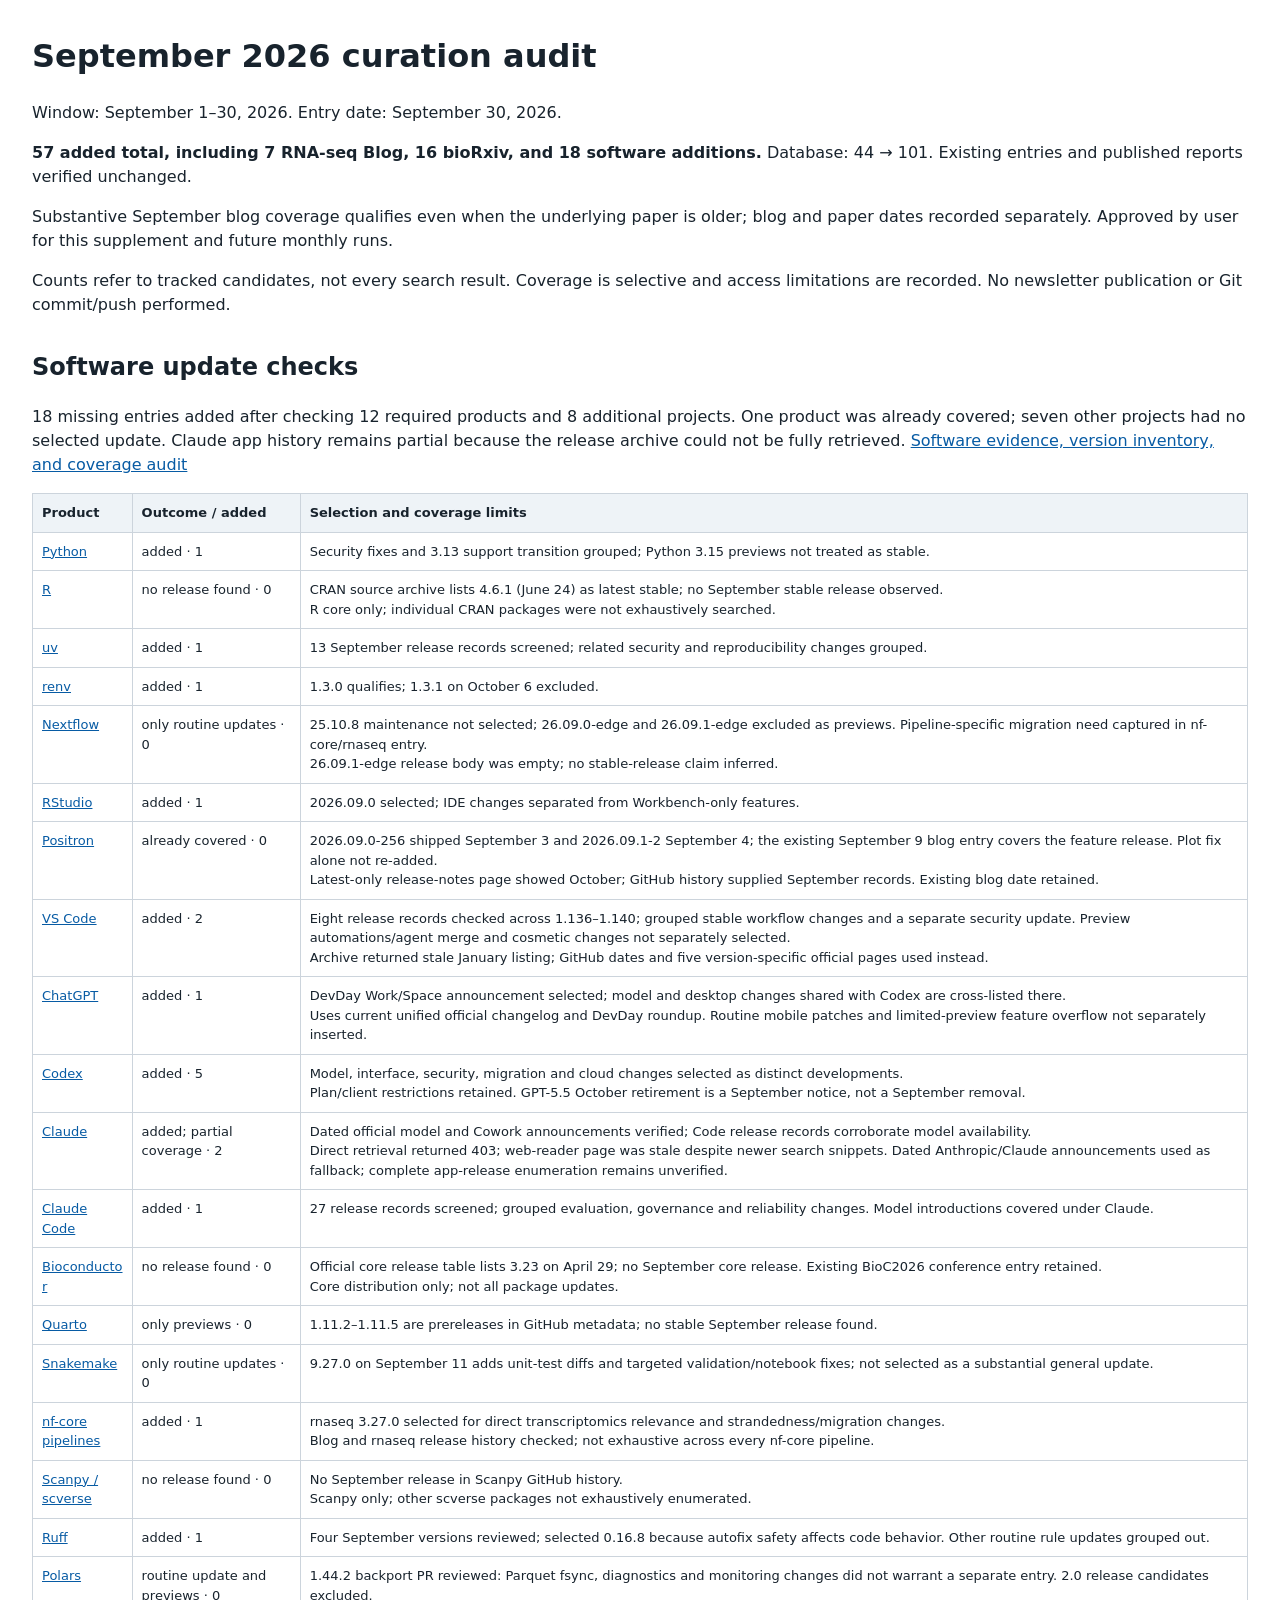
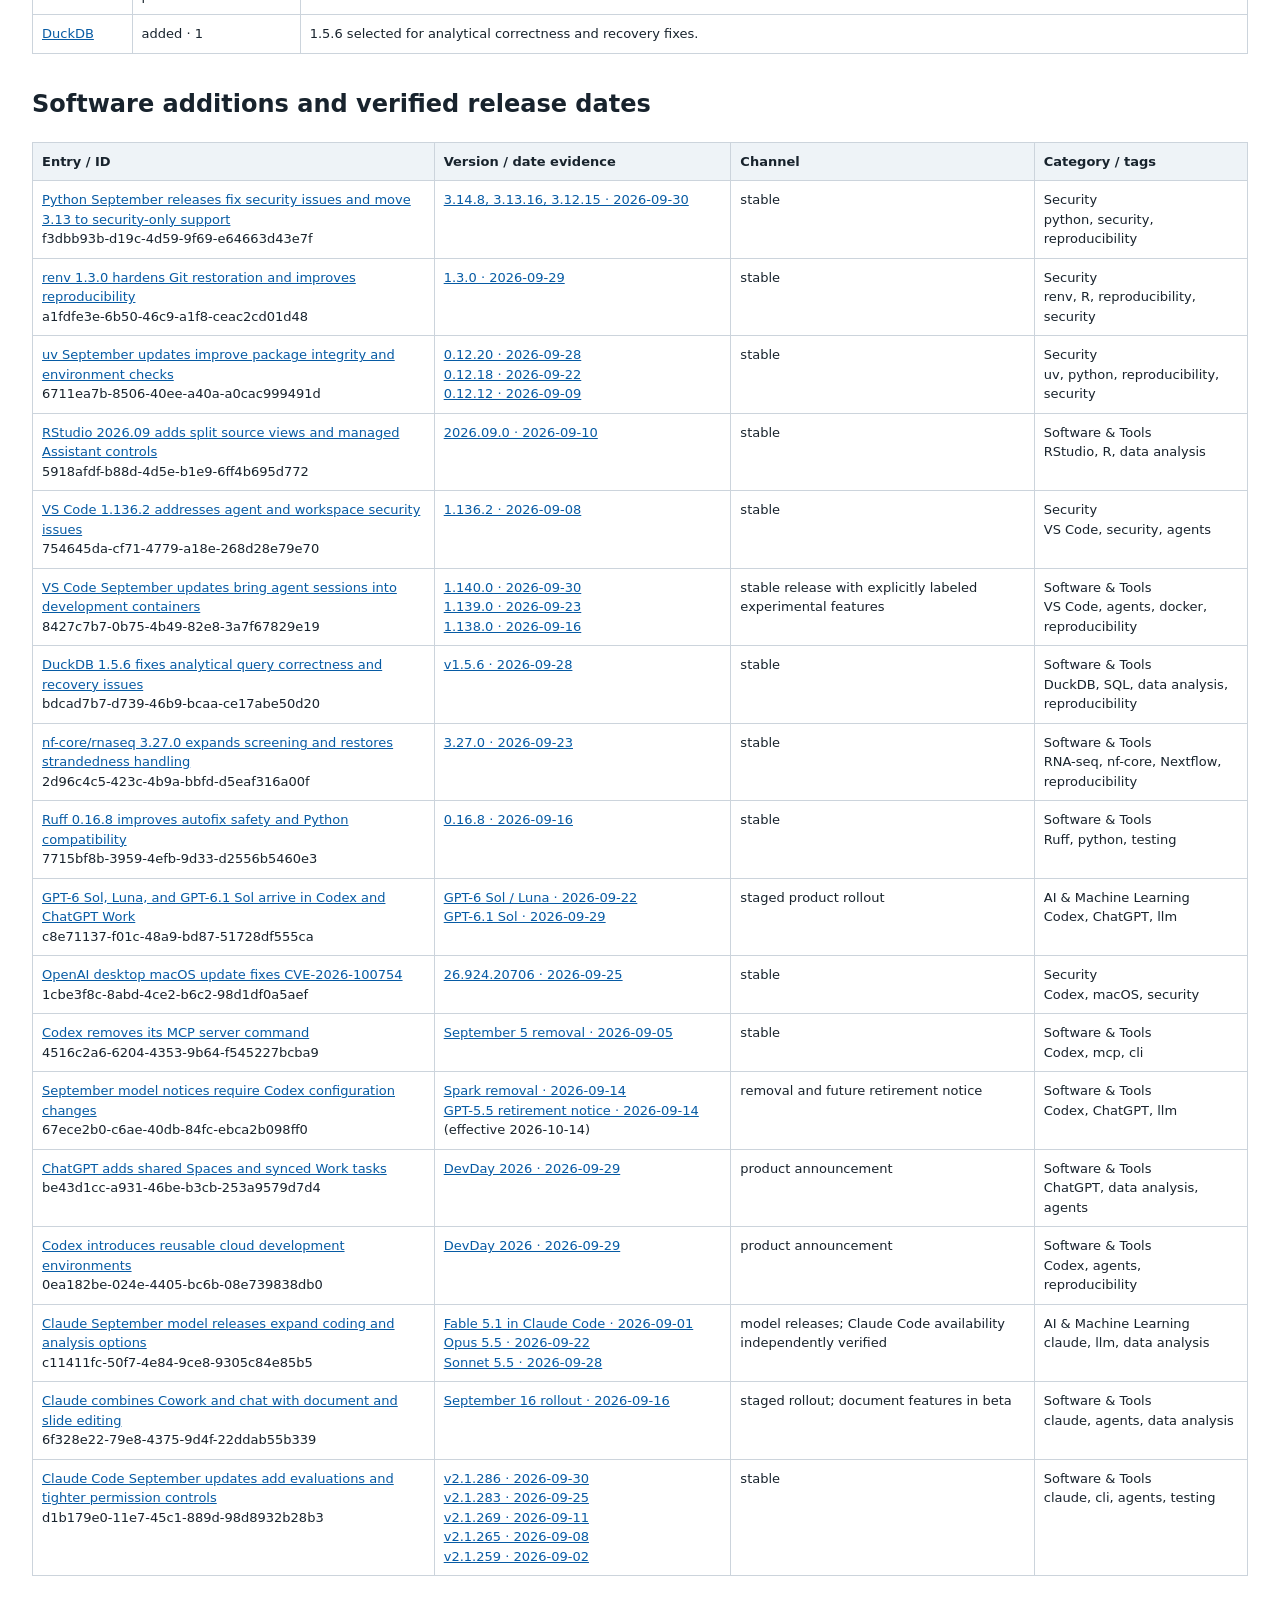
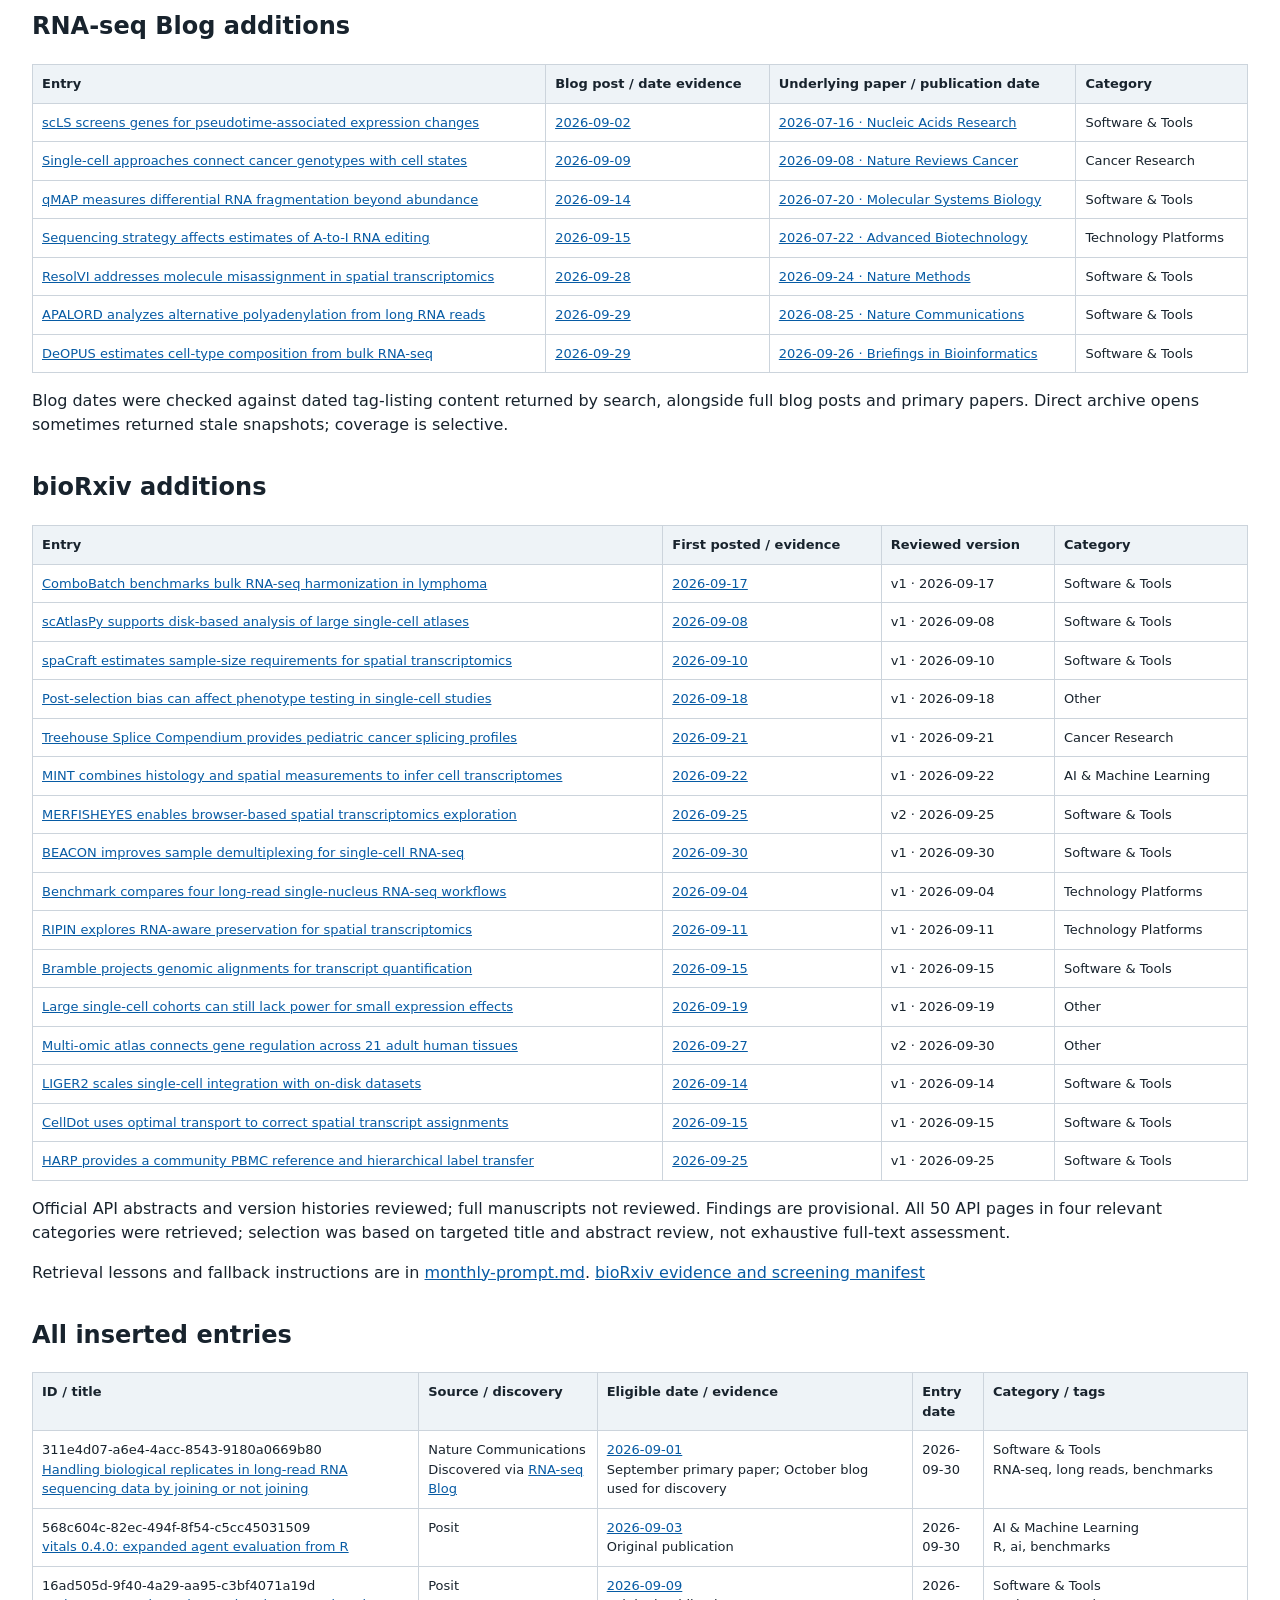
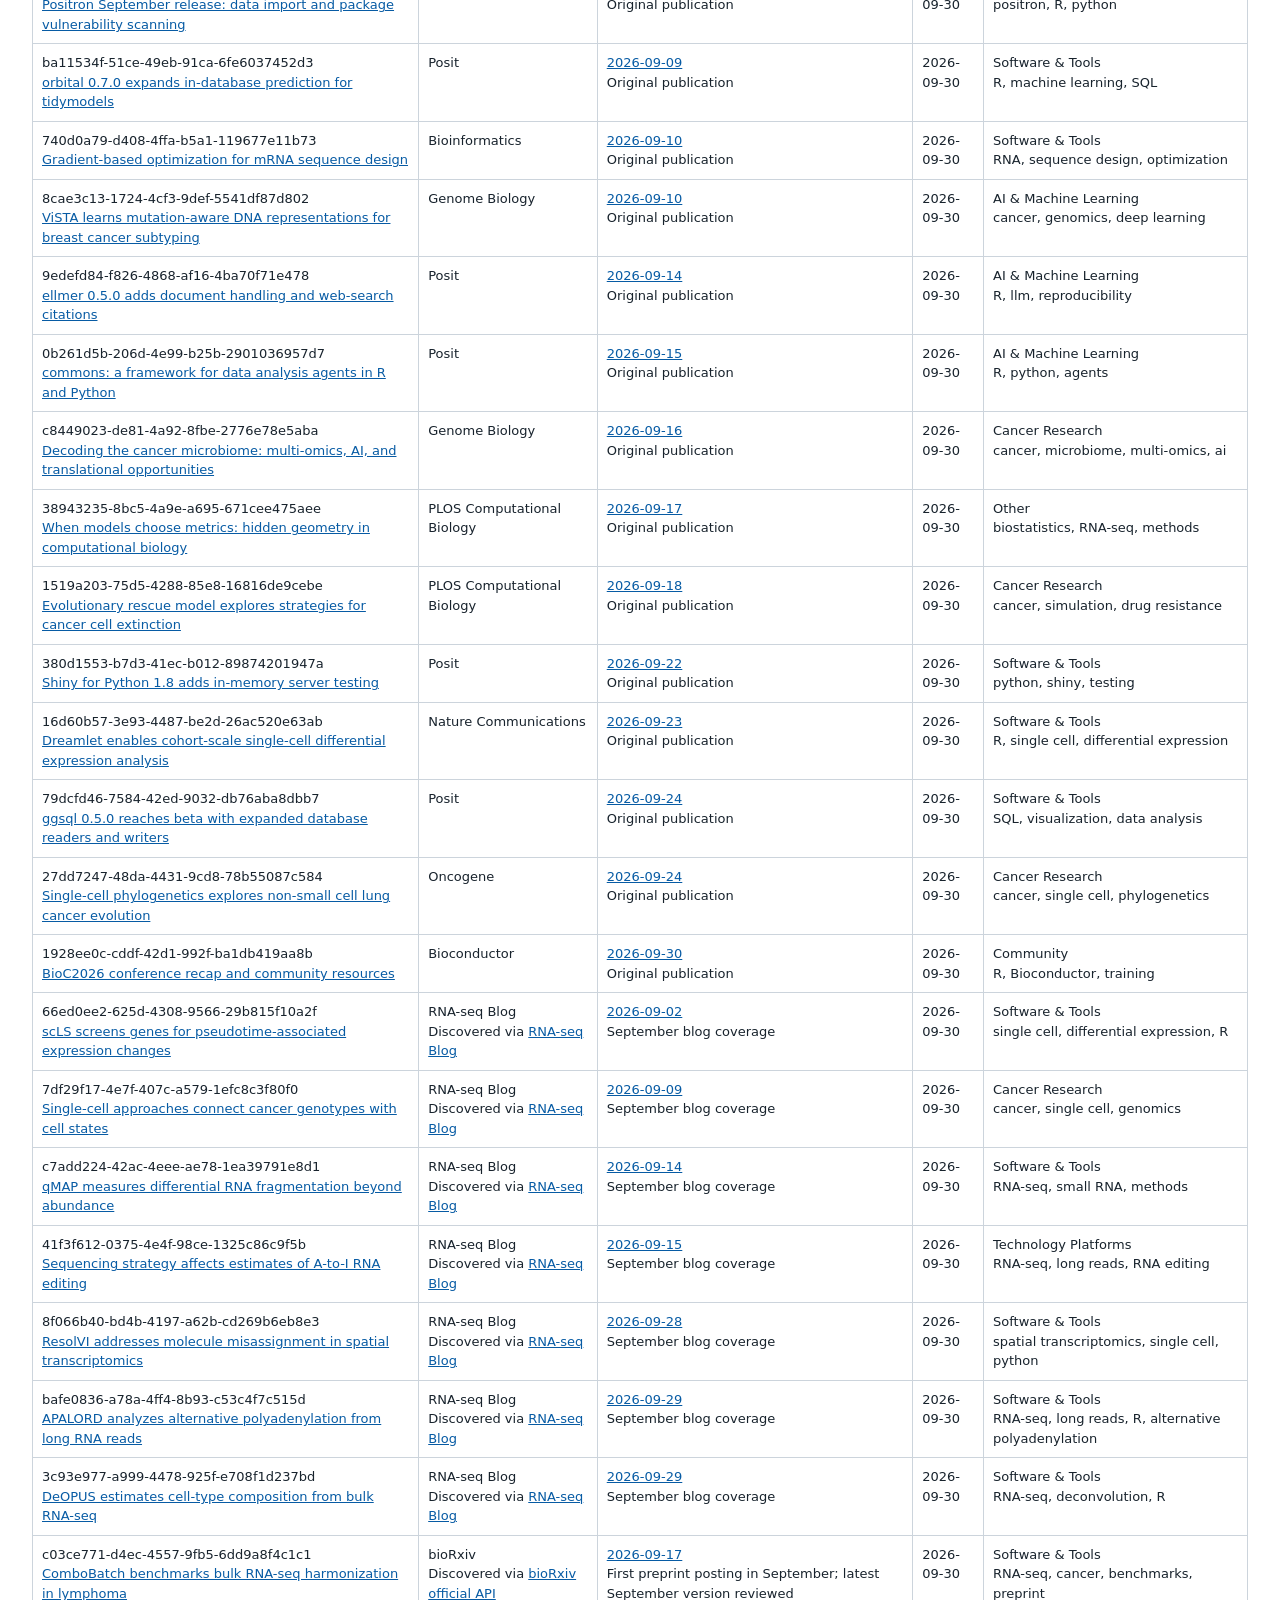
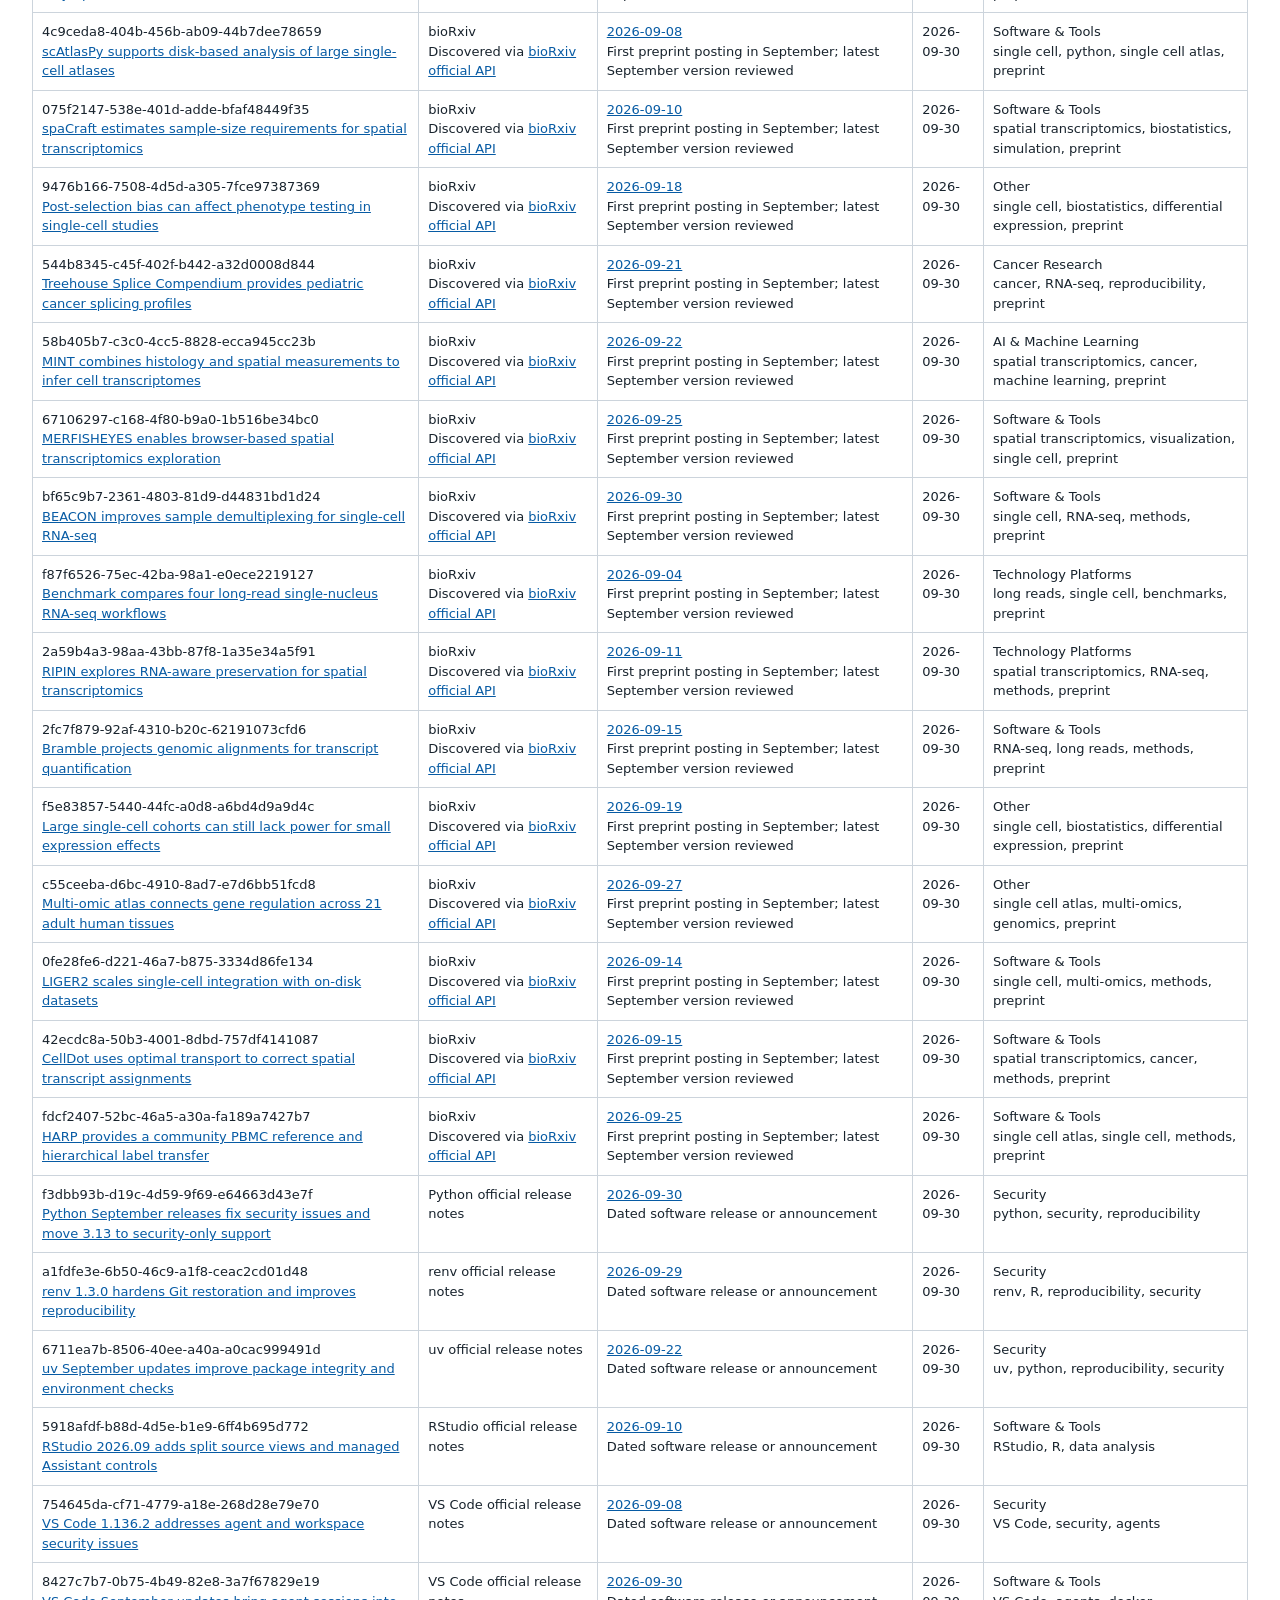
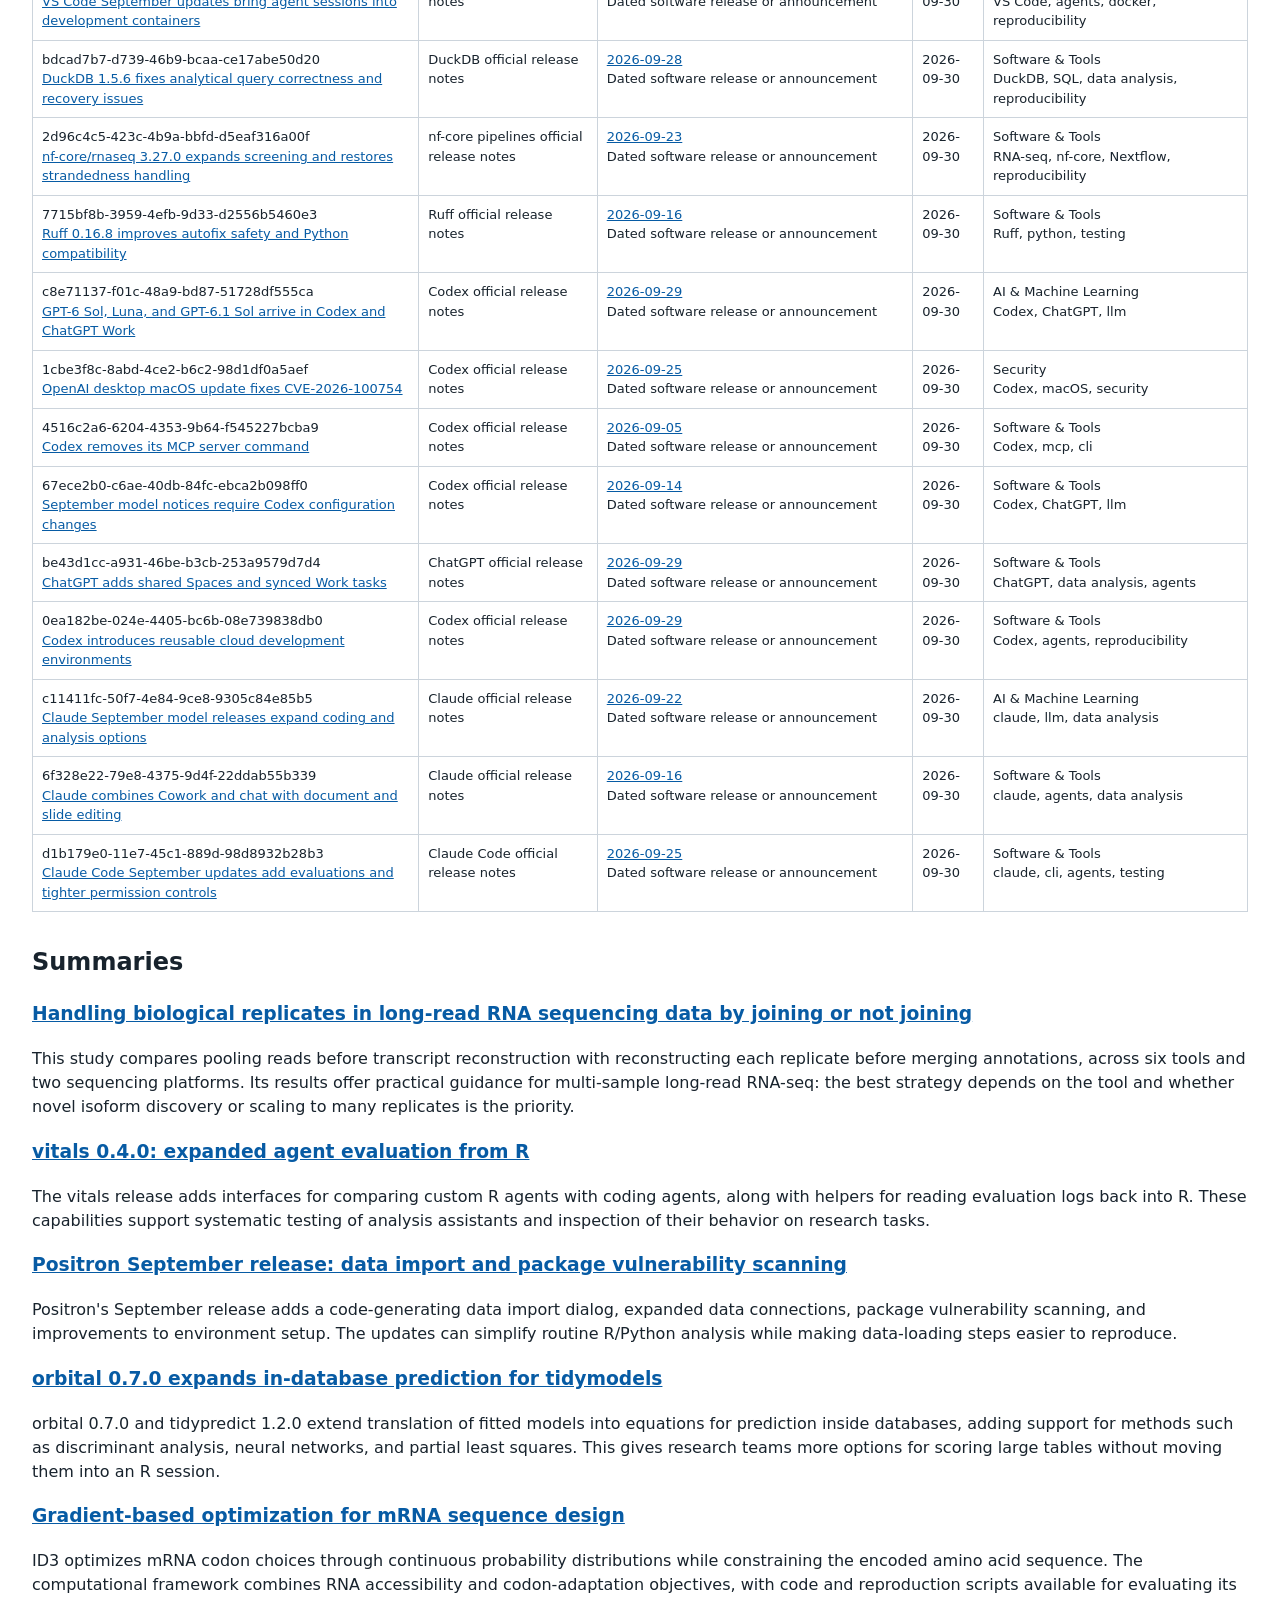
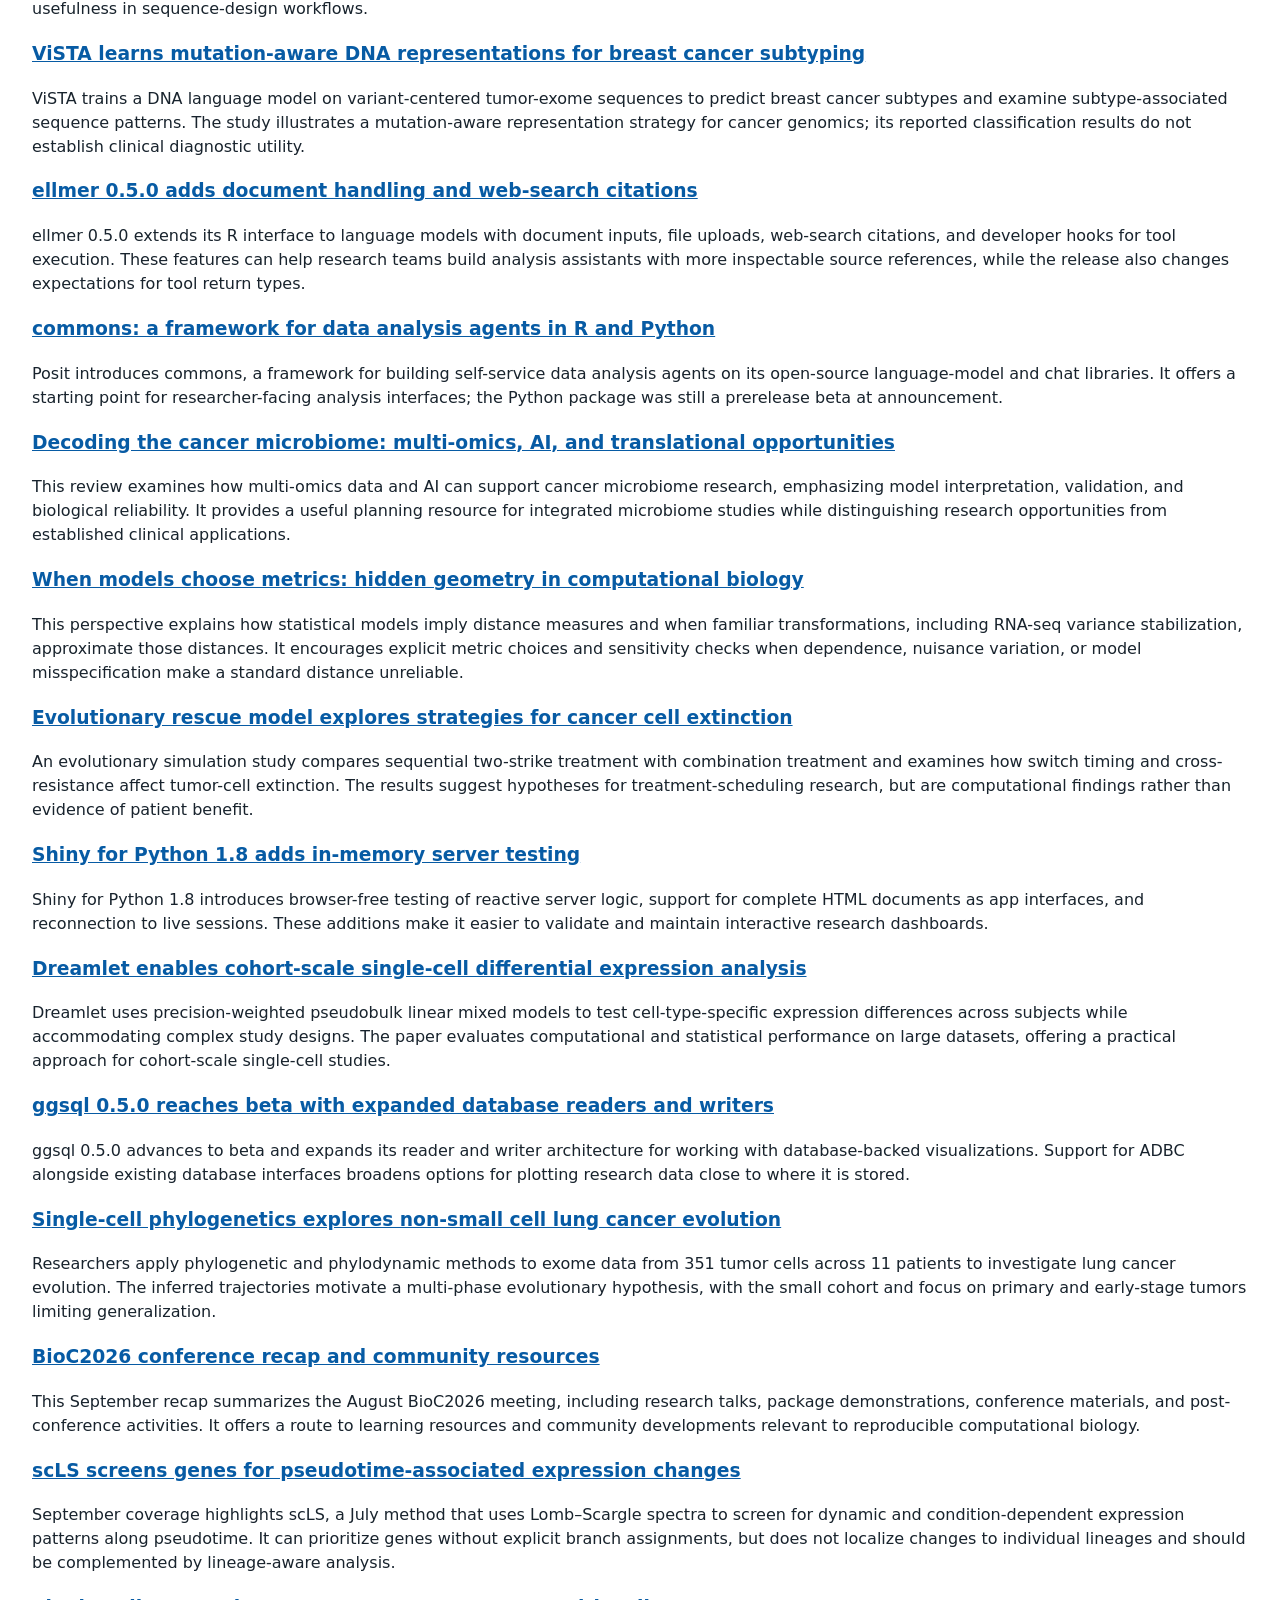
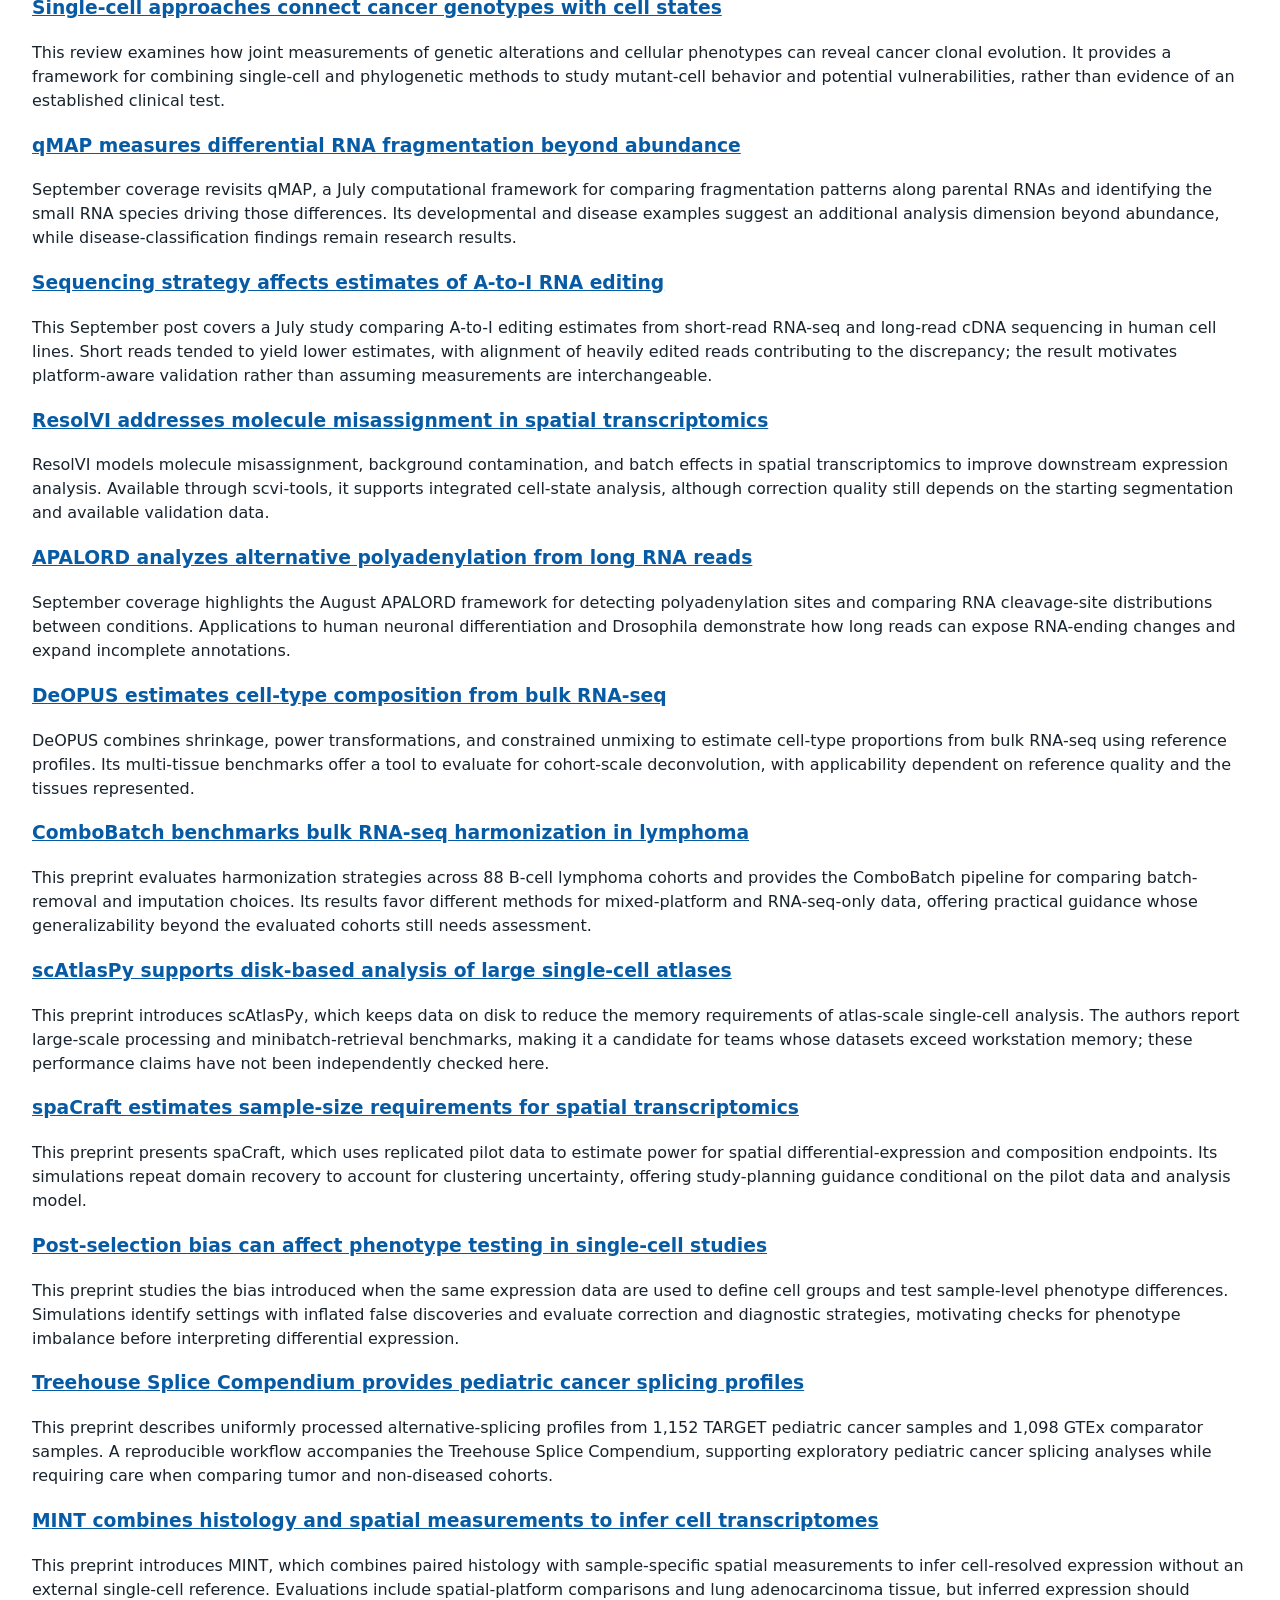
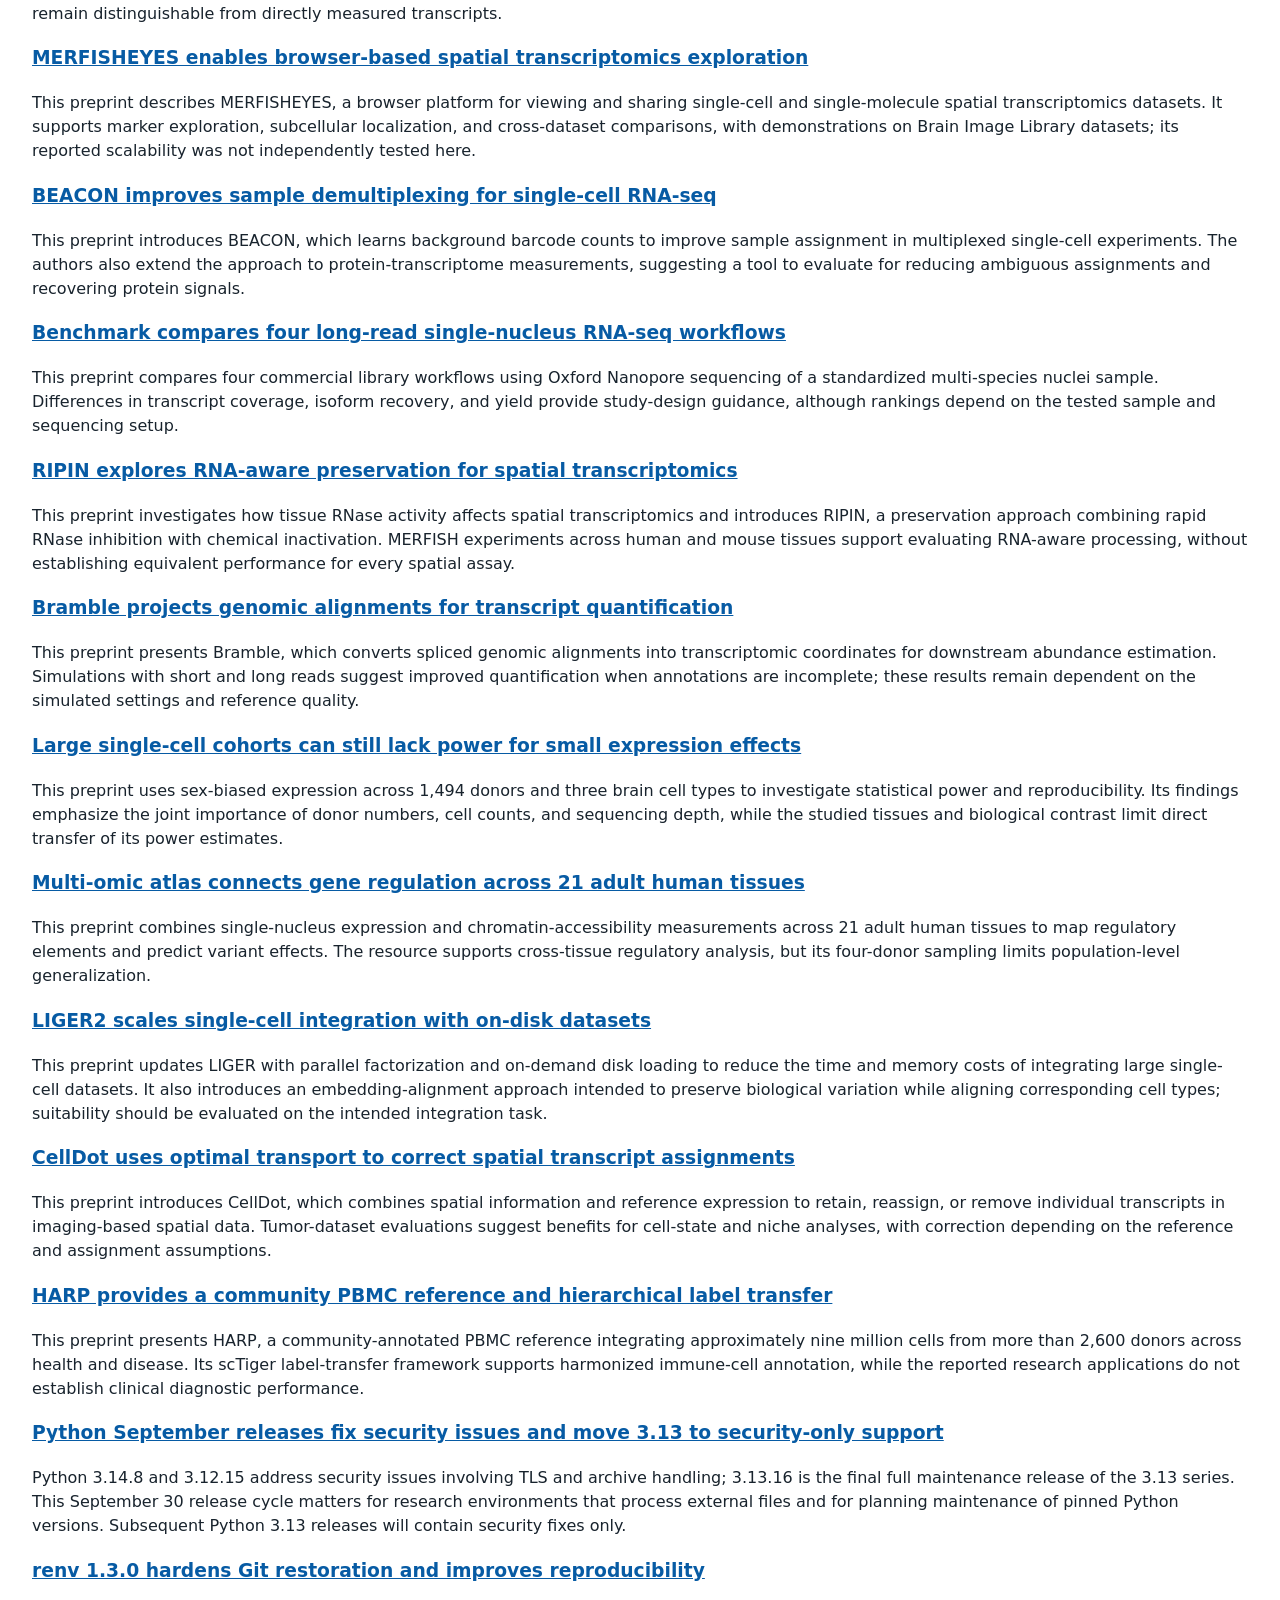
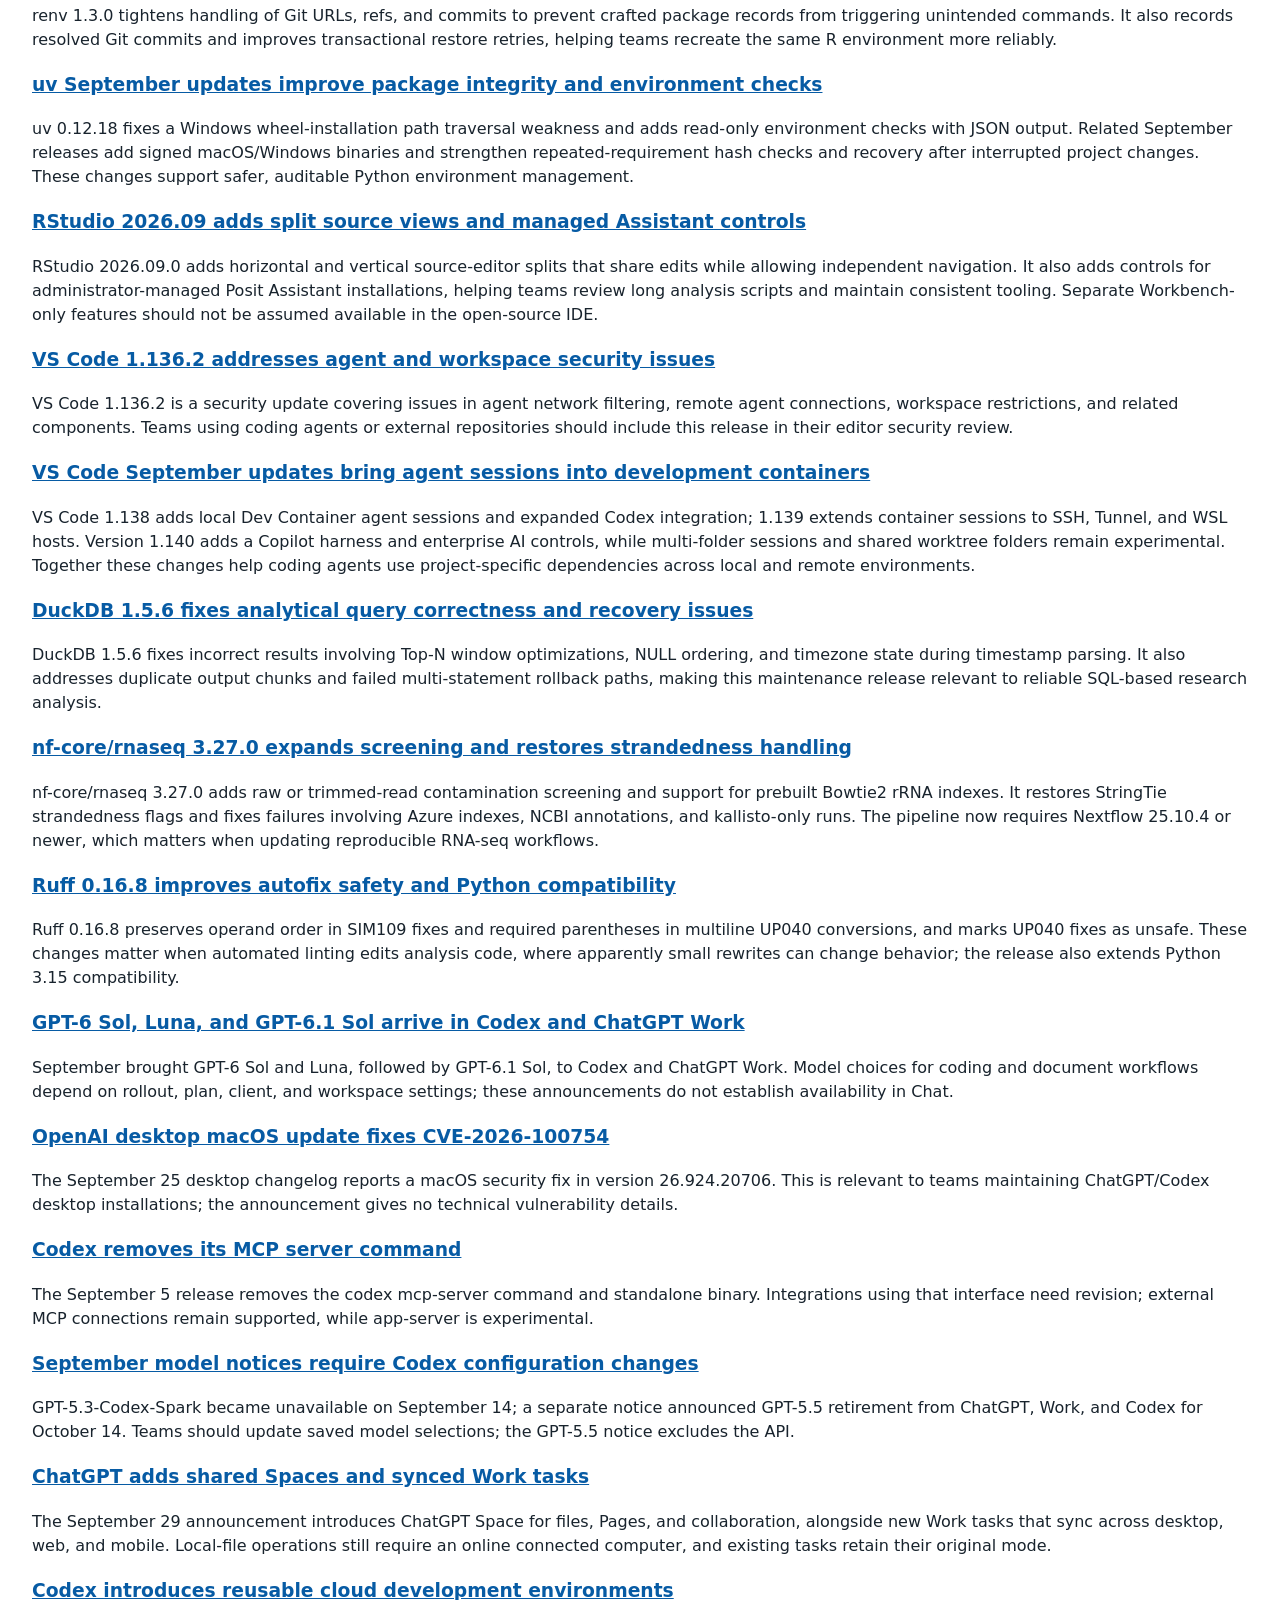
<file: data/curation-2026-09.html>
<!doctype html><html lang="en"><head><meta charset="utf-8"><meta name="viewport" content="width=device-width,initial-scale=1"><title>September 2026 curation audit</title><style>body{font:16px/1.5 system-ui;margin:32px;color:#18232d}table{border-collapse:collapse;width:100%;font-size:13px}th,td{border:1px solid #ccd4dc;padding:9px;text-align:left;vertical-align:top;overflow-wrap:anywhere}th{background:#eef3f7}a{color:#075ba4}h2{margin-top:32px}.scroll{overflow-x:auto}p{overflow-wrap:anywhere}</style></head><body><main><h1>September 2026 curation audit</h1><p>Window: September 1–30, 2026. Entry date: September 30, 2026.</p><p><strong>57 added total, including 7 RNA-seq Blog, 16 bioRxiv, and 18 software additions.</strong> Database: 44 → 101. Existing entries and published reports verified unchanged.</p><p>Substantive September blog coverage qualifies even when the underlying paper is older; blog and paper dates recorded separately. Approved by user for this supplement and future monthly runs.</p><p>Counts refer to tracked candidates, not every search result. Coverage is selective and access limitations are recorded. No newsletter publication or Git commit/push performed.</p><h2>Software update checks</h2><p>18 missing entries added after checking 12 required products and 8 additional projects. One product was already covered; seven other projects had no selected update. Claude app history remains partial because the release archive could not be fully retrieved. <a href="curation-2026-09-software-evidence.json">Software evidence, version inventory, and coverage audit</a></p><div class="scroll"><table><thead><tr><th>Product</th><th>Outcome / added</th><th>Selection and coverage limits</th></tr></thead><tbody><tr><td><a href="https://www.python.org/downloads/">Python</a></td><td>added · 1</td><td>Security fixes and 3.13 support transition grouped; Python 3.15 previews not treated as stable.<br></td></tr><tr><td><a href="https://cran.r-project.org/src/base/R-4/">R</a></td><td>no release found · 0</td><td>CRAN source archive lists 4.6.1 (June 24) as latest stable; no September stable release observed.<br>R core only; individual CRAN packages were not exhaustively searched.</td></tr><tr><td><a href="https://github.com/astral-sh/uv/releases">uv</a></td><td>added · 1</td><td>13 September release records screened; related security and reproducibility changes grouped.<br></td></tr><tr><td><a href="https://rstudio.github.io/renv/news/index.html">renv</a></td><td>added · 1</td><td>1.3.0 qualifies; 1.3.1 on October 6 excluded.<br></td></tr><tr><td><a href="https://github.com/nextflow-io/nextflow/releases">Nextflow</a></td><td>only routine updates · 0</td><td>25.10.8 maintenance not selected; 26.09.0-edge and 26.09.1-edge excluded as previews. Pipeline-specific migration need captured in nf-core/rnaseq entry.<br>26.09.1-edge release body was empty; no stable-release claim inferred.</td></tr><tr><td><a href="https://docs.posit.co/ide/news/index.html">RStudio</a></td><td>added · 1</td><td>2026.09.0 selected; IDE changes separated from Workbench-only features.<br></td></tr><tr><td><a href="https://github.com/posit-dev/positron/releases">Positron</a></td><td>already covered · 0</td><td>2026.09.0-256 shipped September 3 and 2026.09.1-2 September 4; the existing September 9 blog entry covers the feature release. Plot fix alone not re-added.<br>Latest-only release-notes page showed October; GitHub history supplied September records. Existing blog date retained.</td></tr><tr><td><a href="https://code.visualstudio.com/updates/archive">VS Code</a></td><td>added · 2</td><td>Eight release records checked across 1.136–1.140; grouped stable workflow changes and a separate security update. Preview automations/agent merge and cosmetic changes not separately selected.<br>Archive returned stale January listing; GitHub dates and five version-specific official pages used instead.</td></tr><tr><td><a href="https://learn.chatgpt.com/docs/changelog">ChatGPT</a></td><td>added · 1</td><td>DevDay Work/Space announcement selected; model and desktop changes shared with Codex are cross-listed there.<br>Uses current unified official changelog and DevDay roundup. Routine mobile patches and limited-preview feature overflow not separately inserted.</td></tr><tr><td><a href="https://learn.chatgpt.com/docs/changelog">Codex</a></td><td>added · 5</td><td>Model, interface, security, migration and cloud changes selected as distinct developments.<br>Plan/client restrictions retained. GPT-5.5 October retirement is a September notice, not a September removal.</td></tr><tr><td><a href="https://support.claude.com/en/articles/12138966-release-notes">Claude</a></td><td>added; partial coverage · 2</td><td>Dated official model and Cowork announcements verified; Code release records corroborate model availability.<br>Direct retrieval returned 403; web-reader page was stale despite newer search snippets. Dated Anthropic/Claude announcements used as fallback; complete app-release enumeration remains unverified.</td></tr><tr><td><a href="https://github.com/anthropics/claude-code/releases">Claude Code</a></td><td>added · 1</td><td>27 release records screened; grouped evaluation, governance and reliability changes. Model introductions covered under Claude.<br></td></tr><tr><td><a href="https://bioconductor.org/about/release-announcements/">Bioconductor</a></td><td>no release found · 0</td><td>Official core release table lists 3.23 on April 29; no September core release. Existing BioC2026 conference entry retained.<br>Core distribution only; not all package updates.</td></tr><tr><td><a href="https://github.com/quarto-dev/quarto-cli/releases">Quarto</a></td><td>only previews · 0</td><td>1.11.2–1.11.5 are prereleases in GitHub metadata; no stable September release found.<br></td></tr><tr><td><a href="https://github.com/snakemake/snakemake/releases">Snakemake</a></td><td>only routine updates · 0</td><td>9.27.0 on September 11 adds unit-test diffs and targeted validation/notebook fixes; not selected as a substantial general update.<br></td></tr><tr><td><a href="https://nf-co.re/blog">nf-core pipelines</a></td><td>added · 1</td><td>rnaseq 3.27.0 selected for direct transcriptomics relevance and strandedness/migration changes.<br>Blog and rnaseq release history checked; not exhaustive across every nf-core pipeline.</td></tr><tr><td><a href="https://github.com/scverse/scanpy/releases">Scanpy / scverse</a></td><td>no release found · 0</td><td>No September release in Scanpy GitHub history.<br>Scanpy only; other scverse packages not exhaustively enumerated.</td></tr><tr><td><a href="https://github.com/astral-sh/ruff/releases">Ruff</a></td><td>added · 1</td><td>Four September versions reviewed; selected 0.16.8 because autofix safety affects code behavior. Other routine rule updates grouped out.<br></td></tr><tr><td><a href="https://github.com/pola-rs/polars/releases">Polars</a></td><td>routine update and previews · 0</td><td>1.44.2 backport PR reviewed: Parquet fsync, diagnostics and monitoring changes did not warrant a separate entry. 2.0 release candidates excluded.<br></td></tr><tr><td><a href="https://github.com/duckdb/duckdb/releases">DuckDB</a></td><td>added · 1</td><td>1.5.6 selected for analytical correctness and recovery fixes.<br></td></tr></tbody></table></div><h2>Software additions and verified release dates</h2><div class="scroll"><table><thead><tr><th>Entry / ID</th><th>Version / date evidence</th><th>Channel</th><th>Category / tags</th></tr></thead><tbody><tr><td><a href="https://www.python.org/downloads/release/python-3148/">Python September releases fix security issues and move 3.13 to security-only support</a><br>f3dbb93b-d19c-4d59-9f69-e64663d43e7f</td><td><a href="https://www.python.org/downloads/release/python-3148/">3.14.8, 3.13.16, 3.12.15 · 2026-09-30</a></td><td>stable</td><td>Security<br>python, security, reproducibility</td></tr><tr><td><a href="https://rstudio.github.io/renv/news/index.html#renv-130">renv 1.3.0 hardens Git restoration and improves reproducibility</a><br>a1fdfe3e-6b50-46c9-a1f8-ceac2cd01d48</td><td><a href="https://rstudio.github.io/renv/news/index.html#renv-130">1.3.0 · 2026-09-29</a></td><td>stable</td><td>Security<br>renv, R, reproducibility, security</td></tr><tr><td><a href="https://github.com/astral-sh/uv/releases/tag/0.12.18">uv September updates improve package integrity and environment checks</a><br>6711ea7b-8506-40ee-a40a-a0cac999491d</td><td><a href="https://github.com/astral-sh/uv/releases/tag/0.12.20">0.12.20 · 2026-09-28</a><br><a href="https://github.com/astral-sh/uv/releases/tag/0.12.18">0.12.18 · 2026-09-22</a><br><a href="https://github.com/astral-sh/uv/releases/tag/0.12.12">0.12.12 · 2026-09-09</a></td><td>stable</td><td>Security<br>uv, python, reproducibility, security</td></tr><tr><td><a href="https://docs.posit.co/ide/news/index.html#rstudio-2026.09.0">RStudio 2026.09 adds split source views and managed Assistant controls</a><br>5918afdf-b88d-4d5e-b1e9-6ff4b695d772</td><td><a href="https://docs.posit.co/ide/news/index.html#rstudio-2026.09.0">2026.09.0 · 2026-09-10</a></td><td>stable</td><td>Software &amp; Tools<br>RStudio, R, data analysis</td></tr><tr><td><a href="https://github.com/microsoft/vscode/releases/tag/1.136.2">VS Code 1.136.2 addresses agent and workspace security issues</a><br>754645da-cf71-4779-a18e-268d28e79e70</td><td><a href="https://github.com/microsoft/vscode/releases/tag/1.136.2">1.136.2 · 2026-09-08</a></td><td>stable</td><td>Security<br>VS Code, security, agents</td></tr><tr><td><a href="https://code.visualstudio.com/updates/v1_140">VS Code September updates bring agent sessions into development containers</a><br>8427c7b7-0b75-4b49-82e8-3a7f67829e19</td><td><a href="https://github.com/microsoft/vscode/releases/tag/1.140.0">1.140.0 · 2026-09-30</a><br><a href="https://github.com/microsoft/vscode/releases/tag/1.139.0">1.139.0 · 2026-09-23</a><br><a href="https://github.com/microsoft/vscode/releases/tag/1.138.0">1.138.0 · 2026-09-16</a></td><td>stable release with explicitly labeled experimental features</td><td>Software &amp; Tools<br>VS Code, agents, docker, reproducibility</td></tr><tr><td><a href="https://github.com/duckdb/duckdb/releases/tag/v1.5.6">DuckDB 1.5.6 fixes analytical query correctness and recovery issues</a><br>bdcad7b7-d739-46b9-bcaa-ce17abe50d20</td><td><a href="https://github.com/duckdb/duckdb/releases/tag/v1.5.6">v1.5.6 · 2026-09-28</a></td><td>stable</td><td>Software &amp; Tools<br>DuckDB, SQL, data analysis, reproducibility</td></tr><tr><td><a href="https://github.com/nf-core/rnaseq/releases/tag/3.27.0">nf-core/rnaseq 3.27.0 expands screening and restores strandedness handling</a><br>2d96c4c5-423c-4b9a-bbfd-d5eaf316a00f</td><td><a href="https://github.com/nf-core/rnaseq/releases/tag/3.27.0">3.27.0 · 2026-09-23</a></td><td>stable</td><td>Software &amp; Tools<br>RNA-seq, nf-core, Nextflow, reproducibility</td></tr><tr><td><a href="https://github.com/astral-sh/ruff/releases/tag/0.16.8">Ruff 0.16.8 improves autofix safety and Python compatibility</a><br>7715bf8b-3959-4efb-9d33-d2556b5460e3</td><td><a href="https://github.com/astral-sh/ruff/releases/tag/0.16.8">0.16.8 · 2026-09-16</a></td><td>stable</td><td>Software &amp; Tools<br>Ruff, python, testing</td></tr><tr><td><a href="https://learn.chatgpt.com/docs/changelog#codex-2026-09-29-gpt-61-sol">GPT-6 Sol, Luna, and GPT-6.1 Sol arrive in Codex and ChatGPT Work</a><br>c8e71137-f01c-48a9-bd87-51728df555ca</td><td><a href="https://learn.chatgpt.com/docs/changelog#codex-2026-09-22-gpt-6-sol-luna">GPT-6 Sol / Luna · 2026-09-22</a><br><a href="https://learn.chatgpt.com/docs/changelog#codex-2026-09-29-gpt-61-sol">GPT-6.1 Sol · 2026-09-29</a></td><td>staged product rollout</td><td>AI &amp; Machine Learning<br>Codex, ChatGPT, llm</td></tr><tr><td><a href="https://learn.chatgpt.com/docs/changelog#codex-2026-09-25-app">OpenAI desktop macOS update fixes CVE-2026-100754</a><br>1cbe3f8c-8abd-4ce2-b6c2-98d1df0a5aef</td><td><a href="https://learn.chatgpt.com/docs/changelog#codex-2026-09-25-app">26.924.20706 · 2026-09-25</a></td><td>stable</td><td>Security<br>Codex, macOS, security</td></tr><tr><td><a href="https://learn.chatgpt.com/docs/changelog#codex-2026-09-05">Codex removes its MCP server command</a><br>4516c2a6-6204-4353-9b64-f545227bcba9</td><td><a href="https://learn.chatgpt.com/docs/changelog#codex-2026-09-05">September 5 removal · 2026-09-05</a></td><td>stable</td><td>Software &amp; Tools<br>Codex, mcp, cli</td></tr><tr><td><a href="https://learn.chatgpt.com/docs/changelog#codex-2026-09-14-codex-spark-deprecation">September model notices require Codex configuration changes</a><br>67ece2b0-c6ae-40db-84fc-ebca2b098ff0</td><td><a href="https://learn.chatgpt.com/docs/changelog#codex-2026-09-14-codex-spark-deprecation">Spark removal · 2026-09-14</a><br><a href="https://learn.chatgpt.com/docs/changelog#codex-2026-09-14-gpt-55-retirement">GPT-5.5 retirement notice · 2026-09-14</a> (effective 2026-10-14)</td><td>removal and future retirement notice</td><td>Software &amp; Tools<br>Codex, ChatGPT, llm</td></tr><tr><td><a href="https://learn.chatgpt.com/docs/whats-new/devday-2026#chatgpt">ChatGPT adds shared Spaces and synced Work tasks</a><br>be43d1cc-a931-46be-b3cb-253a9579d7d4</td><td><a href="https://learn.chatgpt.com/docs/whats-new/devday-2026#chatgpt">DevDay 2026 · 2026-09-29</a></td><td>product announcement</td><td>Software &amp; Tools<br>ChatGPT, data analysis, agents</td></tr><tr><td><a href="https://learn.chatgpt.com/docs/whats-new/devday-2026#reusable-cloud-environments">Codex introduces reusable cloud development environments</a><br>0ea182be-024e-4405-bc6b-08e739838db0</td><td><a href="https://learn.chatgpt.com/docs/whats-new/devday-2026#reusable-cloud-environments">DevDay 2026 · 2026-09-29</a></td><td>product announcement</td><td>Software &amp; Tools<br>Codex, agents, reproducibility</td></tr><tr><td><a href="https://www.anthropic.com/claude-opus-5-5">Claude September model releases expand coding and analysis options</a><br>c11411fc-50f7-4e84-9ce8-9305c84e85b5</td><td><a href="https://github.com/anthropics/claude-code/releases/tag/v2.1.257">Fable 5.1 in Claude Code · 2026-09-01</a><br><a href="https://www.anthropic.com/claude-opus-5-5">Opus 5.5 · 2026-09-22</a><br><a href="https://www.anthropic.com/claude-sonnet-5-5">Sonnet 5.5 · 2026-09-28</a></td><td>model releases; Claude Code availability independently verified</td><td>AI &amp; Machine Learning<br>claude, llm, data analysis</td></tr><tr><td><a href="https://claude.com/resources/articles/cowork-is-now-claude">Claude combines Cowork and chat with document and slide editing</a><br>6f328e22-79e8-4375-9d4f-22ddab55b339</td><td><a href="https://claude.com/resources/articles/cowork-is-now-claude">September 16 rollout · 2026-09-16</a></td><td>staged rollout; document features in beta</td><td>Software &amp; Tools<br>claude, agents, data analysis</td></tr><tr><td><a href="https://github.com/anthropics/claude-code/releases/tag/v2.1.283">Claude Code September updates add evaluations and tighter permission controls</a><br>d1b179e0-11e7-45c1-889d-98d8932b28b3</td><td><a href="https://github.com/anthropics/claude-code/releases/tag/v2.1.286">v2.1.286 · 2026-09-30</a><br><a href="https://github.com/anthropics/claude-code/releases/tag/v2.1.283">v2.1.283 · 2026-09-25</a><br><a href="https://github.com/anthropics/claude-code/releases/tag/v2.1.269">v2.1.269 · 2026-09-11</a><br><a href="https://github.com/anthropics/claude-code/releases/tag/v2.1.265">v2.1.265 · 2026-09-08</a><br><a href="https://github.com/anthropics/claude-code/releases/tag/v2.1.259">v2.1.259 · 2026-09-02</a></td><td>stable</td><td>Software &amp; Tools<br>claude, cli, agents, testing</td></tr></tbody></table></div><h2>RNA-seq Blog additions</h2><div class="scroll"><table><thead><tr><th>Entry</th><th>Blog post / date evidence</th><th>Underlying paper / publication date</th><th>Category</th></tr></thead><tbody><tr><td><a href="https://www.rna-seqblog.com/scls-a-computationally-efficient-differentially-expressed-gene-detection-algorithm/">scLS screens genes for pseudotime-associated expression changes</a></td><td><a href="https://www.rna-seqblog.com/tag/scrna-seq/">2026-09-02</a></td><td><a href="https://academic.oup.com/nar/article/54/13/gkag682/8735595">2026-07-16 · Nucleic Acids Research</a></td><td>Software &amp; Tools</td></tr><tr><td><a href="https://www.rna-seqblog.com/single-cell-rna-sequencing-links-genetic-mutations-to-cell-behavior-in-cancer/">Single-cell approaches connect cancer genotypes with cell states</a></td><td><a href="https://www.rna-seqblog.com/tag/precision-oncology/">2026-09-09</a></td><td><a href="https://www.nature.com/articles/s41568-026-00970-8">2026-09-08 · Nature Reviews Cancer</a></td><td>Cancer Research</td></tr><tr><td><a href="https://www.rna-seqblog.com/qmap-reveals-rna-fragmentation-patterns-linked-to-development-and-disease/">qMAP measures differential RNA fragmentation beyond abundance</a></td><td><a href="https://www.rna-seqblog.com/tag/transcriptomics/">2026-09-14</a></td><td><a href="https://link.springer.com/article/10.1038/s44320-026-00237-2">2026-07-20 · Molecular Systems Biology</a></td><td>Software &amp; Tools</td></tr><tr><td><a href="https://www.rna-seqblog.com/short-read-rna-seq-yields-lower-estimates-of-a-to-i-rna-editing-levels-than-long-read-cdna-sequencing/">Sequencing strategy affects estimates of A-to-I RNA editing</a></td><td><a href="https://www.rna-seqblog.com/tag/transcriptomics/">2026-09-15</a></td><td><a href="https://link.springer.com/article/10.1007/s44307-026-00123-w">2026-07-22 · Advanced Biotechnology</a></td><td>Technology Platforms</td></tr><tr><td><a href="https://www.rna-seqblog.com/resolvi-improves-accuracy-in-spatial-transcriptomics-analysis/">ResolVI addresses molecule misassignment in spatial transcriptomics</a></td><td><a href="https://www.rna-seqblog.com/tag/rna-sequencing/">2026-09-28</a></td><td><a href="https://www.nature.com/articles/s41592-026-03212-9">2026-09-24 · Nature Methods</a></td><td>Software &amp; Tools</td></tr><tr><td><a href="https://www.rna-seqblog.com/long-read-rna-sequencing-reveals-how-neurons-choose-alternative-rna-endings/">APALORD analyzes alternative polyadenylation from long RNA reads</a></td><td><a href="https://www.rna-seqblog.com/tag/transcriptomics/">2026-09-29</a></td><td><a href="https://www.nature.com/articles/s41467-026-76377-8">2026-08-25 · Nature Communications</a></td><td>Software &amp; Tools</td></tr><tr><td><a href="https://www.rna-seqblog.com/deopus-improves-cell-type-estimates-from-bulk-rna-sequencing/">DeOPUS estimates cell-type composition from bulk RNA-seq</a></td><td><a href="https://www.rna-seqblog.com/tag/rna-sequencing/">2026-09-29</a></td><td><a href="https://doi.org/10.1093/bib/bbag524">2026-09-26 · Briefings in Bioinformatics</a></td><td>Software &amp; Tools</td></tr></tbody></table></div><p>Blog dates were checked against dated tag-listing content returned by search, alongside full blog posts and primary papers. Direct archive opens sometimes returned stale snapshots; coverage is selective.</p><h2>bioRxiv additions</h2><div class="scroll"><table><thead><tr><th>Entry</th><th>First posted / evidence</th><th>Reviewed version</th><th>Category</th></tr></thead><tbody><tr><td><a href="https://www.biorxiv.org/content/10.64898/2026.09.15.751825v1">ComboBatch benchmarks bulk RNA-seq harmonization in lymphoma</a></td><td><a href="https://api.biorxiv.org/details/biorxiv/10.64898/2026.09.15.751825/na/json">2026-09-17</a></td><td>v1 · 2026-09-17</td><td>Software &amp; Tools</td></tr><tr><td><a href="https://www.biorxiv.org/content/10.64898/2026.09.03.748766v1">scAtlasPy supports disk-based analysis of large single-cell atlases</a></td><td><a href="https://api.biorxiv.org/details/biorxiv/10.64898/2026.09.03.748766/na/json">2026-09-08</a></td><td>v1 · 2026-09-08</td><td>Software &amp; Tools</td></tr><tr><td><a href="https://www.biorxiv.org/content/10.64898/2026.09.04.749534v1">spaCraft estimates sample-size requirements for spatial transcriptomics</a></td><td><a href="https://api.biorxiv.org/details/biorxiv/10.64898/2026.09.04.749534/na/json">2026-09-10</a></td><td>v1 · 2026-09-10</td><td>Software &amp; Tools</td></tr><tr><td><a href="https://www.biorxiv.org/content/10.64898/2026.09.17.752411v1">Post-selection bias can affect phenotype testing in single-cell studies</a></td><td><a href="https://api.biorxiv.org/details/biorxiv/10.64898/2026.09.17.752411/na/json">2026-09-18</a></td><td>v1 · 2026-09-18</td><td>Other</td></tr><tr><td><a href="https://www.biorxiv.org/content/10.64898/2026.09.14.750241v1">Treehouse Splice Compendium provides pediatric cancer splicing profiles</a></td><td><a href="https://api.biorxiv.org/details/biorxiv/10.64898/2026.09.14.750241/na/json">2026-09-21</a></td><td>v1 · 2026-09-21</td><td>Cancer Research</td></tr><tr><td><a href="https://www.biorxiv.org/content/10.64898/2026.09.16.751717v1">MINT combines histology and spatial measurements to infer cell transcriptomes</a></td><td><a href="https://api.biorxiv.org/details/biorxiv/10.64898/2026.09.16.751717/na/json">2026-09-22</a></td><td>v1 · 2026-09-22</td><td>AI &amp; Machine Learning</td></tr><tr><td><a href="https://www.biorxiv.org/content/10.64898/2026.09.20.753029v2">MERFISHEYES enables browser-based spatial transcriptomics exploration</a></td><td><a href="https://api.biorxiv.org/details/biorxiv/10.64898/2026.09.20.753029/na/json">2026-09-25</a></td><td>v2 · 2026-09-25</td><td>Software &amp; Tools</td></tr><tr><td><a href="https://www.biorxiv.org/content/10.64898/2026.09.26.754667v1">BEACON improves sample demultiplexing for single-cell RNA-seq</a></td><td><a href="https://api.biorxiv.org/details/biorxiv/10.64898/2026.09.26.754667/na/json">2026-09-30</a></td><td>v1 · 2026-09-30</td><td>Software &amp; Tools</td></tr><tr><td><a href="https://www.biorxiv.org/content/10.64898/2026.09.01.748518v1">Benchmark compares four long-read single-nucleus RNA-seq workflows</a></td><td><a href="https://api.biorxiv.org/details/biorxiv/10.64898/2026.09.01.748518/na/json">2026-09-04</a></td><td>v1 · 2026-09-04</td><td>Technology Platforms</td></tr><tr><td><a href="https://www.biorxiv.org/content/10.64898/2026.09.07.749899v1">RIPIN explores RNA-aware preservation for spatial transcriptomics</a></td><td><a href="https://api.biorxiv.org/details/biorxiv/10.64898/2026.09.07.749899/na/json">2026-09-11</a></td><td>v1 · 2026-09-11</td><td>Technology Platforms</td></tr><tr><td><a href="https://www.biorxiv.org/content/10.64898/2026.09.09.750464v1">Bramble projects genomic alignments for transcript quantification</a></td><td><a href="https://api.biorxiv.org/details/biorxiv/10.64898/2026.09.09.750464/na/json">2026-09-15</a></td><td>v1 · 2026-09-15</td><td>Software &amp; Tools</td></tr><tr><td><a href="https://www.biorxiv.org/content/10.64898/2026.09.17.752063v1">Large single-cell cohorts can still lack power for small expression effects</a></td><td><a href="https://api.biorxiv.org/details/biorxiv/10.64898/2026.09.17.752063/na/json">2026-09-19</a></td><td>v1 · 2026-09-19</td><td>Other</td></tr><tr><td><a href="https://www.biorxiv.org/content/10.64898/2026.09.25.754561v2">Multi-omic atlas connects gene regulation across 21 adult human tissues</a></td><td><a href="https://api.biorxiv.org/details/biorxiv/10.64898/2026.09.25.754561/na/json">2026-09-27</a></td><td>v2 · 2026-09-30</td><td>Other</td></tr><tr><td><a href="https://www.biorxiv.org/content/10.64898/2026.09.08.750130v1">LIGER2 scales single-cell integration with on-disk datasets</a></td><td><a href="https://api.biorxiv.org/details/biorxiv/10.64898/2026.09.08.750130/na/json">2026-09-14</a></td><td>v1 · 2026-09-14</td><td>Software &amp; Tools</td></tr><tr><td><a href="https://www.biorxiv.org/content/10.64898/2026.09.09.750350v1">CellDot uses optimal transport to correct spatial transcript assignments</a></td><td><a href="https://api.biorxiv.org/details/biorxiv/10.64898/2026.09.09.750350/na/json">2026-09-15</a></td><td>v1 · 2026-09-15</td><td>Software &amp; Tools</td></tr><tr><td><a href="https://www.biorxiv.org/content/10.64898/2026.09.21.749940v1">HARP provides a community PBMC reference and hierarchical label transfer</a></td><td><a href="https://api.biorxiv.org/details/biorxiv/10.64898/2026.09.21.749940/na/json">2026-09-25</a></td><td>v1 · 2026-09-25</td><td>Software &amp; Tools</td></tr></tbody></table></div><p>Official API abstracts and version histories reviewed; full manuscripts not reviewed. Findings are provisional. All 50 API pages in four relevant categories were retrieved; selection was based on targeted title and abstract review, not exhaustive full-text assessment.</p><p>Retrieval lessons and fallback instructions are in <a href="../monthly-prompt.md">monthly-prompt.md</a>. <a href="curation-2026-09-biorxiv-evidence.json">bioRxiv evidence and screening manifest</a></p><h2>All inserted entries</h2><div class="scroll"><table><thead><tr><th>ID / title</th><th>Source / discovery</th><th>Eligible date / evidence</th><th>Entry date</th><th>Category / tags</th></tr></thead><tbody><tr><td>311e4d07-a6e4-4acc-8543-9180a0669b80<br><a href="https://www.nature.com/articles/s41467-026-77367-6">Handling biological replicates in long-read RNA sequencing data by joining or not joining</a></td><td>Nature Communications<br>Discovered via <a href="https://www.rna-seqblog.com/how-should-biological-replicates-be-handled-in-long-read-rna-sequencing/">RNA-seq Blog</a></td><td><a href="https://www.nature.com/articles/s41467-026-77367-6">2026-09-01</a><br>September primary paper; October blog used for discovery</td><td>2026-09-30</td><td>Software &amp; Tools<br>RNA-seq, long reads, benchmarks</td></tr><tr><td>568c604c-82ec-494f-8f54-c5cc45031509<br><a href="https://opensource.posit.co/blog/2026-09-03_vitals-0-4-0/">vitals 0.4.0: expanded agent evaluation from R</a></td><td>Posit</td><td><a href="https://opensource.posit.co/blog/2026-09-03_vitals-0-4-0/">2026-09-03</a><br>Original publication</td><td>2026-09-30</td><td>AI &amp; Machine Learning<br>R, ai, benchmarks</td></tr><tr><td>16ad505d-9f40-4a29-aa95-c3bf4071a19d<br><a href="https://opensource.posit.co/blog/2026-09-09_positron-2026-09-release/">Positron September release: data import and package vulnerability scanning</a></td><td>Posit</td><td><a href="https://opensource.posit.co/blog/2026-09-09_positron-2026-09-release/">2026-09-09</a><br>Original publication</td><td>2026-09-30</td><td>Software &amp; Tools<br>positron, R, python</td></tr><tr><td>ba11534f-51ce-49eb-91ca-6fe6037452d3<br><a href="https://opensource.posit.co/blog/2026-09-09_orbital-0-7-0/">orbital 0.7.0 expands in-database prediction for tidymodels</a></td><td>Posit</td><td><a href="https://opensource.posit.co/blog/2026-09-09_orbital-0-7-0/">2026-09-09</a><br>Original publication</td><td>2026-09-30</td><td>Software &amp; Tools<br>R, machine learning, SQL</td></tr><tr><td>740d0a79-d408-4ffa-b5a1-119677e11b73<br><a href="https://academic.oup.com/bioinformatics/article/42/9/btag667/8790037">Gradient-based optimization for mRNA sequence design</a></td><td>Bioinformatics</td><td><a href="https://academic.oup.com/bioinformatics/article/42/9/btag667/8790037">2026-09-10</a><br>Original publication</td><td>2026-09-30</td><td>Software &amp; Tools<br>RNA, sequence design, optimization</td></tr><tr><td>8cae3c13-1724-4cf3-9def-5541df87d802<br><a href="https://link.springer.com/article/10.1186/s13059-026-04275-9">ViSTA learns mutation-aware DNA representations for breast cancer subtyping</a></td><td>Genome Biology</td><td><a href="https://link.springer.com/article/10.1186/s13059-026-04275-9">2026-09-10</a><br>Original publication</td><td>2026-09-30</td><td>AI &amp; Machine Learning<br>cancer, genomics, deep learning</td></tr><tr><td>9edefd84-f826-4868-af16-4ba70f71e478<br><a href="https://opensource.posit.co/blog/2026-09-14_ellmer-0-5-0/">ellmer 0.5.0 adds document handling and web-search citations</a></td><td>Posit</td><td><a href="https://opensource.posit.co/blog/2026-09-14_ellmer-0-5-0/">2026-09-14</a><br>Original publication</td><td>2026-09-30</td><td>AI &amp; Machine Learning<br>R, llm, reproducibility</td></tr><tr><td>0b261d5b-206d-4e99-b25b-2901036957d7<br><a href="https://opensource.posit.co/blog/2026-09-15_commons-0-1-0/">commons: a framework for data analysis agents in R and Python</a></td><td>Posit</td><td><a href="https://opensource.posit.co/blog/2026-09-15_commons-0-1-0/">2026-09-15</a><br>Original publication</td><td>2026-09-30</td><td>AI &amp; Machine Learning<br>R, python, agents</td></tr><tr><td>c8449023-de81-4a92-8fbe-2776e78e5aba<br><a href="https://link.springer.com/article/10.1186/s13059-026-04284-8">Decoding the cancer microbiome: multi-omics, AI, and translational opportunities</a></td><td>Genome Biology</td><td><a href="https://link.springer.com/article/10.1186/s13059-026-04284-8">2026-09-16</a><br>Original publication</td><td>2026-09-30</td><td>Cancer Research<br>cancer, microbiome, multi-omics, ai</td></tr><tr><td>38943235-8bc5-4a9e-a695-671cee475aee<br><a href="https://journals.plos.org/ploscompbiol/article?id=10.1371/journal.pcbi.1014789">When models choose metrics: hidden geometry in computational biology</a></td><td>PLOS Computational Biology</td><td><a href="https://journals.plos.org/ploscompbiol/article?id=10.1371/journal.pcbi.1014789">2026-09-17</a><br>Original publication</td><td>2026-09-30</td><td>Other<br>biostatistics, RNA-seq, methods</td></tr><tr><td>1519a203-75d5-4288-85e8-16816de9cebe<br><a href="https://journals.plos.org/ploscompbiol/article?id=10.1371/journal.pcbi.1014803">Evolutionary rescue model explores strategies for cancer cell extinction</a></td><td>PLOS Computational Biology</td><td><a href="https://journals.plos.org/ploscompbiol/article?id=10.1371/journal.pcbi.1014803">2026-09-18</a><br>Original publication</td><td>2026-09-30</td><td>Cancer Research<br>cancer, simulation, drug resistance</td></tr><tr><td>380d1553-b7d3-41ec-b012-89874201947a<br><a href="https://opensource.posit.co/blog/2026-09-22_shiny-python-1-8/">Shiny for Python 1.8 adds in-memory server testing</a></td><td>Posit</td><td><a href="https://opensource.posit.co/blog/2026-09-22_shiny-python-1-8/">2026-09-22</a><br>Original publication</td><td>2026-09-30</td><td>Software &amp; Tools<br>python, shiny, testing</td></tr><tr><td>16d60b57-3e93-4487-be2d-26ac520e63ab<br><a href="https://www.nature.com/articles/s41467-026-75680-8">Dreamlet enables cohort-scale single-cell differential expression analysis</a></td><td>Nature Communications</td><td><a href="https://www.nature.com/articles/s41467-026-75680-8">2026-09-23</a><br>Original publication</td><td>2026-09-30</td><td>Software &amp; Tools<br>R, single cell, differential expression</td></tr><tr><td>79dcfd46-7584-42ed-9032-db76aba8dbb7<br><a href="https://opensource.posit.co/blog/2026-09-24_ggsql_0_5_0/">ggsql 0.5.0 reaches beta with expanded database readers and writers</a></td><td>Posit</td><td><a href="https://opensource.posit.co/blog/2026-09-24_ggsql_0_5_0/">2026-09-24</a><br>Original publication</td><td>2026-09-30</td><td>Software &amp; Tools<br>SQL, visualization, data analysis</td></tr><tr><td>27dd7247-48da-4431-9cd8-78b55087c584<br><a href="https://www.nature.com/articles/s41388-026-03997-1">Single-cell phylogenetics explores non-small cell lung cancer evolution</a></td><td>Oncogene</td><td><a href="https://www.nature.com/articles/s41388-026-03997-1">2026-09-24</a><br>Original publication</td><td>2026-09-30</td><td>Cancer Research<br>cancer, single cell, phylogenetics</td></tr><tr><td>1928ee0c-cddf-42d1-992f-ba1db419aa8b<br><a href="https://blog.bioconductor.org/posts/2026-09-30-BioC2026-recap/index.html">BioC2026 conference recap and community resources</a></td><td>Bioconductor</td><td><a href="https://blog.bioconductor.org/posts/2026-09-30-BioC2026-recap/index.html">2026-09-30</a><br>Original publication</td><td>2026-09-30</td><td>Community<br>R, Bioconductor, training</td></tr><tr><td>66ed0ee2-625d-4308-9566-29b815f10a2f<br><a href="https://www.rna-seqblog.com/scls-a-computationally-efficient-differentially-expressed-gene-detection-algorithm/">scLS screens genes for pseudotime-associated expression changes</a></td><td>RNA-seq Blog<br>Discovered via <a href="https://www.rna-seqblog.com/scls-a-computationally-efficient-differentially-expressed-gene-detection-algorithm/">RNA-seq Blog</a></td><td><a href="https://www.rna-seqblog.com/tag/scrna-seq/">2026-09-02</a><br>September blog coverage</td><td>2026-09-30</td><td>Software &amp; Tools<br>single cell, differential expression, R</td></tr><tr><td>7df29f17-4e7f-407c-a579-1efc8c3f80f0<br><a href="https://www.rna-seqblog.com/single-cell-rna-sequencing-links-genetic-mutations-to-cell-behavior-in-cancer/">Single-cell approaches connect cancer genotypes with cell states</a></td><td>RNA-seq Blog<br>Discovered via <a href="https://www.rna-seqblog.com/single-cell-rna-sequencing-links-genetic-mutations-to-cell-behavior-in-cancer/">RNA-seq Blog</a></td><td><a href="https://www.rna-seqblog.com/tag/precision-oncology/">2026-09-09</a><br>September blog coverage</td><td>2026-09-30</td><td>Cancer Research<br>cancer, single cell, genomics</td></tr><tr><td>c7add224-42ac-4eee-ae78-1ea39791e8d1<br><a href="https://www.rna-seqblog.com/qmap-reveals-rna-fragmentation-patterns-linked-to-development-and-disease/">qMAP measures differential RNA fragmentation beyond abundance</a></td><td>RNA-seq Blog<br>Discovered via <a href="https://www.rna-seqblog.com/qmap-reveals-rna-fragmentation-patterns-linked-to-development-and-disease/">RNA-seq Blog</a></td><td><a href="https://www.rna-seqblog.com/tag/transcriptomics/">2026-09-14</a><br>September blog coverage</td><td>2026-09-30</td><td>Software &amp; Tools<br>RNA-seq, small RNA, methods</td></tr><tr><td>41f3f612-0375-4e4f-98ce-1325c86c9f5b<br><a href="https://www.rna-seqblog.com/short-read-rna-seq-yields-lower-estimates-of-a-to-i-rna-editing-levels-than-long-read-cdna-sequencing/">Sequencing strategy affects estimates of A-to-I RNA editing</a></td><td>RNA-seq Blog<br>Discovered via <a href="https://www.rna-seqblog.com/short-read-rna-seq-yields-lower-estimates-of-a-to-i-rna-editing-levels-than-long-read-cdna-sequencing/">RNA-seq Blog</a></td><td><a href="https://www.rna-seqblog.com/tag/transcriptomics/">2026-09-15</a><br>September blog coverage</td><td>2026-09-30</td><td>Technology Platforms<br>RNA-seq, long reads, RNA editing</td></tr><tr><td>8f066b40-bd4b-4197-a62b-cd269b6eb8e3<br><a href="https://www.rna-seqblog.com/resolvi-improves-accuracy-in-spatial-transcriptomics-analysis/">ResolVI addresses molecule misassignment in spatial transcriptomics</a></td><td>RNA-seq Blog<br>Discovered via <a href="https://www.rna-seqblog.com/resolvi-improves-accuracy-in-spatial-transcriptomics-analysis/">RNA-seq Blog</a></td><td><a href="https://www.rna-seqblog.com/tag/rna-sequencing/">2026-09-28</a><br>September blog coverage</td><td>2026-09-30</td><td>Software &amp; Tools<br>spatial transcriptomics, single cell, python</td></tr><tr><td>bafe0836-a78a-4ff4-8b93-c53c4f7c515d<br><a href="https://www.rna-seqblog.com/long-read-rna-sequencing-reveals-how-neurons-choose-alternative-rna-endings/">APALORD analyzes alternative polyadenylation from long RNA reads</a></td><td>RNA-seq Blog<br>Discovered via <a href="https://www.rna-seqblog.com/long-read-rna-sequencing-reveals-how-neurons-choose-alternative-rna-endings/">RNA-seq Blog</a></td><td><a href="https://www.rna-seqblog.com/tag/transcriptomics/">2026-09-29</a><br>September blog coverage</td><td>2026-09-30</td><td>Software &amp; Tools<br>RNA-seq, long reads, R, alternative polyadenylation</td></tr><tr><td>3c93e977-a999-4478-925f-e708f1d237bd<br><a href="https://www.rna-seqblog.com/deopus-improves-cell-type-estimates-from-bulk-rna-sequencing/">DeOPUS estimates cell-type composition from bulk RNA-seq</a></td><td>RNA-seq Blog<br>Discovered via <a href="https://www.rna-seqblog.com/deopus-improves-cell-type-estimates-from-bulk-rna-sequencing/">RNA-seq Blog</a></td><td><a href="https://www.rna-seqblog.com/tag/rna-sequencing/">2026-09-29</a><br>September blog coverage</td><td>2026-09-30</td><td>Software &amp; Tools<br>RNA-seq, deconvolution, R</td></tr><tr><td>c03ce771-d4ec-4557-9fb5-6dd9a8f4c1c1<br><a href="https://www.biorxiv.org/content/10.64898/2026.09.15.751825v1">ComboBatch benchmarks bulk RNA-seq harmonization in lymphoma</a></td><td>bioRxiv<br>Discovered via <a href="https://api.biorxiv.org/details/biorxiv/10.64898/2026.09.15.751825/na/json">bioRxiv official API</a></td><td><a href="https://api.biorxiv.org/details/biorxiv/10.64898/2026.09.15.751825/na/json">2026-09-17</a><br>First preprint posting in September; latest September version reviewed</td><td>2026-09-30</td><td>Software &amp; Tools<br>RNA-seq, cancer, benchmarks, preprint</td></tr><tr><td>4c9ceda8-404b-456b-ab09-44b7dee78659<br><a href="https://www.biorxiv.org/content/10.64898/2026.09.03.748766v1">scAtlasPy supports disk-based analysis of large single-cell atlases</a></td><td>bioRxiv<br>Discovered via <a href="https://api.biorxiv.org/details/biorxiv/10.64898/2026.09.03.748766/na/json">bioRxiv official API</a></td><td><a href="https://api.biorxiv.org/details/biorxiv/10.64898/2026.09.03.748766/na/json">2026-09-08</a><br>First preprint posting in September; latest September version reviewed</td><td>2026-09-30</td><td>Software &amp; Tools<br>single cell, python, single cell atlas, preprint</td></tr><tr><td>075f2147-538e-401d-adde-bfaf48449f35<br><a href="https://www.biorxiv.org/content/10.64898/2026.09.04.749534v1">spaCraft estimates sample-size requirements for spatial transcriptomics</a></td><td>bioRxiv<br>Discovered via <a href="https://api.biorxiv.org/details/biorxiv/10.64898/2026.09.04.749534/na/json">bioRxiv official API</a></td><td><a href="https://api.biorxiv.org/details/biorxiv/10.64898/2026.09.04.749534/na/json">2026-09-10</a><br>First preprint posting in September; latest September version reviewed</td><td>2026-09-30</td><td>Software &amp; Tools<br>spatial transcriptomics, biostatistics, simulation, preprint</td></tr><tr><td>9476b166-7508-4d5d-a305-7fce97387369<br><a href="https://www.biorxiv.org/content/10.64898/2026.09.17.752411v1">Post-selection bias can affect phenotype testing in single-cell studies</a></td><td>bioRxiv<br>Discovered via <a href="https://api.biorxiv.org/details/biorxiv/10.64898/2026.09.17.752411/na/json">bioRxiv official API</a></td><td><a href="https://api.biorxiv.org/details/biorxiv/10.64898/2026.09.17.752411/na/json">2026-09-18</a><br>First preprint posting in September; latest September version reviewed</td><td>2026-09-30</td><td>Other<br>single cell, biostatistics, differential expression, preprint</td></tr><tr><td>544b8345-c45f-402f-b442-a32d0008d844<br><a href="https://www.biorxiv.org/content/10.64898/2026.09.14.750241v1">Treehouse Splice Compendium provides pediatric cancer splicing profiles</a></td><td>bioRxiv<br>Discovered via <a href="https://api.biorxiv.org/details/biorxiv/10.64898/2026.09.14.750241/na/json">bioRxiv official API</a></td><td><a href="https://api.biorxiv.org/details/biorxiv/10.64898/2026.09.14.750241/na/json">2026-09-21</a><br>First preprint posting in September; latest September version reviewed</td><td>2026-09-30</td><td>Cancer Research<br>cancer, RNA-seq, reproducibility, preprint</td></tr><tr><td>58b405b7-c3c0-4cc5-8828-ecca945cc23b<br><a href="https://www.biorxiv.org/content/10.64898/2026.09.16.751717v1">MINT combines histology and spatial measurements to infer cell transcriptomes</a></td><td>bioRxiv<br>Discovered via <a href="https://api.biorxiv.org/details/biorxiv/10.64898/2026.09.16.751717/na/json">bioRxiv official API</a></td><td><a href="https://api.biorxiv.org/details/biorxiv/10.64898/2026.09.16.751717/na/json">2026-09-22</a><br>First preprint posting in September; latest September version reviewed</td><td>2026-09-30</td><td>AI &amp; Machine Learning<br>spatial transcriptomics, cancer, machine learning, preprint</td></tr><tr><td>67106297-c168-4f80-b9a0-1b516be34bc0<br><a href="https://www.biorxiv.org/content/10.64898/2026.09.20.753029v2">MERFISHEYES enables browser-based spatial transcriptomics exploration</a></td><td>bioRxiv<br>Discovered via <a href="https://api.biorxiv.org/details/biorxiv/10.64898/2026.09.20.753029/na/json">bioRxiv official API</a></td><td><a href="https://api.biorxiv.org/details/biorxiv/10.64898/2026.09.20.753029/na/json">2026-09-25</a><br>First preprint posting in September; latest September version reviewed</td><td>2026-09-30</td><td>Software &amp; Tools<br>spatial transcriptomics, visualization, single cell, preprint</td></tr><tr><td>bf65c9b7-2361-4803-81d9-d44831bd1d24<br><a href="https://www.biorxiv.org/content/10.64898/2026.09.26.754667v1">BEACON improves sample demultiplexing for single-cell RNA-seq</a></td><td>bioRxiv<br>Discovered via <a href="https://api.biorxiv.org/details/biorxiv/10.64898/2026.09.26.754667/na/json">bioRxiv official API</a></td><td><a href="https://api.biorxiv.org/details/biorxiv/10.64898/2026.09.26.754667/na/json">2026-09-30</a><br>First preprint posting in September; latest September version reviewed</td><td>2026-09-30</td><td>Software &amp; Tools<br>single cell, RNA-seq, methods, preprint</td></tr><tr><td>f87f6526-75ec-42ba-98a1-e0ece2219127<br><a href="https://www.biorxiv.org/content/10.64898/2026.09.01.748518v1">Benchmark compares four long-read single-nucleus RNA-seq workflows</a></td><td>bioRxiv<br>Discovered via <a href="https://api.biorxiv.org/details/biorxiv/10.64898/2026.09.01.748518/na/json">bioRxiv official API</a></td><td><a href="https://api.biorxiv.org/details/biorxiv/10.64898/2026.09.01.748518/na/json">2026-09-04</a><br>First preprint posting in September; latest September version reviewed</td><td>2026-09-30</td><td>Technology Platforms<br>long reads, single cell, benchmarks, preprint</td></tr><tr><td>2a59b4a3-98aa-43bb-87f8-1a35e34a5f91<br><a href="https://www.biorxiv.org/content/10.64898/2026.09.07.749899v1">RIPIN explores RNA-aware preservation for spatial transcriptomics</a></td><td>bioRxiv<br>Discovered via <a href="https://api.biorxiv.org/details/biorxiv/10.64898/2026.09.07.749899/na/json">bioRxiv official API</a></td><td><a href="https://api.biorxiv.org/details/biorxiv/10.64898/2026.09.07.749899/na/json">2026-09-11</a><br>First preprint posting in September; latest September version reviewed</td><td>2026-09-30</td><td>Technology Platforms<br>spatial transcriptomics, RNA-seq, methods, preprint</td></tr><tr><td>2fc7f879-92af-4310-b20c-62191073cfd6<br><a href="https://www.biorxiv.org/content/10.64898/2026.09.09.750464v1">Bramble projects genomic alignments for transcript quantification</a></td><td>bioRxiv<br>Discovered via <a href="https://api.biorxiv.org/details/biorxiv/10.64898/2026.09.09.750464/na/json">bioRxiv official API</a></td><td><a href="https://api.biorxiv.org/details/biorxiv/10.64898/2026.09.09.750464/na/json">2026-09-15</a><br>First preprint posting in September; latest September version reviewed</td><td>2026-09-30</td><td>Software &amp; Tools<br>RNA-seq, long reads, methods, preprint</td></tr><tr><td>f5e83857-5440-44fc-a0d8-a6bd4d9a9d4c<br><a href="https://www.biorxiv.org/content/10.64898/2026.09.17.752063v1">Large single-cell cohorts can still lack power for small expression effects</a></td><td>bioRxiv<br>Discovered via <a href="https://api.biorxiv.org/details/biorxiv/10.64898/2026.09.17.752063/na/json">bioRxiv official API</a></td><td><a href="https://api.biorxiv.org/details/biorxiv/10.64898/2026.09.17.752063/na/json">2026-09-19</a><br>First preprint posting in September; latest September version reviewed</td><td>2026-09-30</td><td>Other<br>single cell, biostatistics, differential expression, preprint</td></tr><tr><td>c55ceeba-d6bc-4910-8ad7-e7d6bb51fcd8<br><a href="https://www.biorxiv.org/content/10.64898/2026.09.25.754561v2">Multi-omic atlas connects gene regulation across 21 adult human tissues</a></td><td>bioRxiv<br>Discovered via <a href="https://api.biorxiv.org/details/biorxiv/10.64898/2026.09.25.754561/na/json">bioRxiv official API</a></td><td><a href="https://api.biorxiv.org/details/biorxiv/10.64898/2026.09.25.754561/na/json">2026-09-27</a><br>First preprint posting in September; latest September version reviewed</td><td>2026-09-30</td><td>Other<br>single cell atlas, multi-omics, genomics, preprint</td></tr><tr><td>0fe28fe6-d221-46a7-b875-3334d86fe134<br><a href="https://www.biorxiv.org/content/10.64898/2026.09.08.750130v1">LIGER2 scales single-cell integration with on-disk datasets</a></td><td>bioRxiv<br>Discovered via <a href="https://api.biorxiv.org/details/biorxiv/10.64898/2026.09.08.750130/na/json">bioRxiv official API</a></td><td><a href="https://api.biorxiv.org/details/biorxiv/10.64898/2026.09.08.750130/na/json">2026-09-14</a><br>First preprint posting in September; latest September version reviewed</td><td>2026-09-30</td><td>Software &amp; Tools<br>single cell, multi-omics, methods, preprint</td></tr><tr><td>42ecdc8a-50b3-4001-8dbd-757df4141087<br><a href="https://www.biorxiv.org/content/10.64898/2026.09.09.750350v1">CellDot uses optimal transport to correct spatial transcript assignments</a></td><td>bioRxiv<br>Discovered via <a href="https://api.biorxiv.org/details/biorxiv/10.64898/2026.09.09.750350/na/json">bioRxiv official API</a></td><td><a href="https://api.biorxiv.org/details/biorxiv/10.64898/2026.09.09.750350/na/json">2026-09-15</a><br>First preprint posting in September; latest September version reviewed</td><td>2026-09-30</td><td>Software &amp; Tools<br>spatial transcriptomics, cancer, methods, preprint</td></tr><tr><td>fdcf2407-52bc-46a5-a30a-fa189a7427b7<br><a href="https://www.biorxiv.org/content/10.64898/2026.09.21.749940v1">HARP provides a community PBMC reference and hierarchical label transfer</a></td><td>bioRxiv<br>Discovered via <a href="https://api.biorxiv.org/details/biorxiv/10.64898/2026.09.21.749940/na/json">bioRxiv official API</a></td><td><a href="https://api.biorxiv.org/details/biorxiv/10.64898/2026.09.21.749940/na/json">2026-09-25</a><br>First preprint posting in September; latest September version reviewed</td><td>2026-09-30</td><td>Software &amp; Tools<br>single cell atlas, single cell, methods, preprint</td></tr><tr><td>f3dbb93b-d19c-4d59-9f69-e64663d43e7f<br><a href="https://www.python.org/downloads/release/python-3148/">Python September releases fix security issues and move 3.13 to security-only support</a></td><td>Python official release notes</td><td><a href="https://www.python.org/downloads/release/python-3148/">2026-09-30</a><br>Dated software release or announcement</td><td>2026-09-30</td><td>Security<br>python, security, reproducibility</td></tr><tr><td>a1fdfe3e-6b50-46c9-a1f8-ceac2cd01d48<br><a href="https://rstudio.github.io/renv/news/index.html#renv-130">renv 1.3.0 hardens Git restoration and improves reproducibility</a></td><td>renv official release notes</td><td><a href="https://rstudio.github.io/renv/news/index.html#renv-130">2026-09-29</a><br>Dated software release or announcement</td><td>2026-09-30</td><td>Security<br>renv, R, reproducibility, security</td></tr><tr><td>6711ea7b-8506-40ee-a40a-a0cac999491d<br><a href="https://github.com/astral-sh/uv/releases/tag/0.12.18">uv September updates improve package integrity and environment checks</a></td><td>uv official release notes</td><td><a href="https://github.com/astral-sh/uv/releases/tag/0.12.18">2026-09-22</a><br>Dated software release or announcement</td><td>2026-09-30</td><td>Security<br>uv, python, reproducibility, security</td></tr><tr><td>5918afdf-b88d-4d5e-b1e9-6ff4b695d772<br><a href="https://docs.posit.co/ide/news/index.html#rstudio-2026.09.0">RStudio 2026.09 adds split source views and managed Assistant controls</a></td><td>RStudio official release notes</td><td><a href="https://docs.posit.co/ide/news/index.html#rstudio-2026.09.0">2026-09-10</a><br>Dated software release or announcement</td><td>2026-09-30</td><td>Software &amp; Tools<br>RStudio, R, data analysis</td></tr><tr><td>754645da-cf71-4779-a18e-268d28e79e70<br><a href="https://github.com/microsoft/vscode/releases/tag/1.136.2">VS Code 1.136.2 addresses agent and workspace security issues</a></td><td>VS Code official release notes</td><td><a href="https://github.com/microsoft/vscode/releases/tag/1.136.2">2026-09-08</a><br>Dated software release or announcement</td><td>2026-09-30</td><td>Security<br>VS Code, security, agents</td></tr><tr><td>8427c7b7-0b75-4b49-82e8-3a7f67829e19<br><a href="https://code.visualstudio.com/updates/v1_140">VS Code September updates bring agent sessions into development containers</a></td><td>VS Code official release notes</td><td><a href="https://code.visualstudio.com/updates/v1_140">2026-09-30</a><br>Dated software release or announcement</td><td>2026-09-30</td><td>Software &amp; Tools<br>VS Code, agents, docker, reproducibility</td></tr><tr><td>bdcad7b7-d739-46b9-bcaa-ce17abe50d20<br><a href="https://github.com/duckdb/duckdb/releases/tag/v1.5.6">DuckDB 1.5.6 fixes analytical query correctness and recovery issues</a></td><td>DuckDB official release notes</td><td><a href="https://github.com/duckdb/duckdb/releases/tag/v1.5.6">2026-09-28</a><br>Dated software release or announcement</td><td>2026-09-30</td><td>Software &amp; Tools<br>DuckDB, SQL, data analysis, reproducibility</td></tr><tr><td>2d96c4c5-423c-4b9a-bbfd-d5eaf316a00f<br><a href="https://github.com/nf-core/rnaseq/releases/tag/3.27.0">nf-core/rnaseq 3.27.0 expands screening and restores strandedness handling</a></td><td>nf-core pipelines official release notes</td><td><a href="https://github.com/nf-core/rnaseq/releases/tag/3.27.0">2026-09-23</a><br>Dated software release or announcement</td><td>2026-09-30</td><td>Software &amp; Tools<br>RNA-seq, nf-core, Nextflow, reproducibility</td></tr><tr><td>7715bf8b-3959-4efb-9d33-d2556b5460e3<br><a href="https://github.com/astral-sh/ruff/releases/tag/0.16.8">Ruff 0.16.8 improves autofix safety and Python compatibility</a></td><td>Ruff official release notes</td><td><a href="https://github.com/astral-sh/ruff/releases/tag/0.16.8">2026-09-16</a><br>Dated software release or announcement</td><td>2026-09-30</td><td>Software &amp; Tools<br>Ruff, python, testing</td></tr><tr><td>c8e71137-f01c-48a9-bd87-51728df555ca<br><a href="https://learn.chatgpt.com/docs/changelog#codex-2026-09-29-gpt-61-sol">GPT-6 Sol, Luna, and GPT-6.1 Sol arrive in Codex and ChatGPT Work</a></td><td>Codex official release notes</td><td><a href="https://learn.chatgpt.com/docs/changelog#codex-2026-09-29-gpt-61-sol">2026-09-29</a><br>Dated software release or announcement</td><td>2026-09-30</td><td>AI &amp; Machine Learning<br>Codex, ChatGPT, llm</td></tr><tr><td>1cbe3f8c-8abd-4ce2-b6c2-98d1df0a5aef<br><a href="https://learn.chatgpt.com/docs/changelog#codex-2026-09-25-app">OpenAI desktop macOS update fixes CVE-2026-100754</a></td><td>Codex official release notes</td><td><a href="https://learn.chatgpt.com/docs/changelog#codex-2026-09-25-app">2026-09-25</a><br>Dated software release or announcement</td><td>2026-09-30</td><td>Security<br>Codex, macOS, security</td></tr><tr><td>4516c2a6-6204-4353-9b64-f545227bcba9<br><a href="https://learn.chatgpt.com/docs/changelog#codex-2026-09-05">Codex removes its MCP server command</a></td><td>Codex official release notes</td><td><a href="https://learn.chatgpt.com/docs/changelog#codex-2026-09-05">2026-09-05</a><br>Dated software release or announcement</td><td>2026-09-30</td><td>Software &amp; Tools<br>Codex, mcp, cli</td></tr><tr><td>67ece2b0-c6ae-40db-84fc-ebca2b098ff0<br><a href="https://learn.chatgpt.com/docs/changelog#codex-2026-09-14-codex-spark-deprecation">September model notices require Codex configuration changes</a></td><td>Codex official release notes</td><td><a href="https://learn.chatgpt.com/docs/changelog#codex-2026-09-14-codex-spark-deprecation">2026-09-14</a><br>Dated software release or announcement</td><td>2026-09-30</td><td>Software &amp; Tools<br>Codex, ChatGPT, llm</td></tr><tr><td>be43d1cc-a931-46be-b3cb-253a9579d7d4<br><a href="https://learn.chatgpt.com/docs/whats-new/devday-2026#chatgpt">ChatGPT adds shared Spaces and synced Work tasks</a></td><td>ChatGPT official release notes</td><td><a href="https://learn.chatgpt.com/docs/whats-new/devday-2026#chatgpt">2026-09-29</a><br>Dated software release or announcement</td><td>2026-09-30</td><td>Software &amp; Tools<br>ChatGPT, data analysis, agents</td></tr><tr><td>0ea182be-024e-4405-bc6b-08e739838db0<br><a href="https://learn.chatgpt.com/docs/whats-new/devday-2026#reusable-cloud-environments">Codex introduces reusable cloud development environments</a></td><td>Codex official release notes</td><td><a href="https://learn.chatgpt.com/docs/whats-new/devday-2026#reusable-cloud-environments">2026-09-29</a><br>Dated software release or announcement</td><td>2026-09-30</td><td>Software &amp; Tools<br>Codex, agents, reproducibility</td></tr><tr><td>c11411fc-50f7-4e84-9ce8-9305c84e85b5<br><a href="https://www.anthropic.com/claude-opus-5-5">Claude September model releases expand coding and analysis options</a></td><td>Claude official release notes</td><td><a href="https://www.anthropic.com/claude-opus-5-5">2026-09-22</a><br>Dated software release or announcement</td><td>2026-09-30</td><td>AI &amp; Machine Learning<br>claude, llm, data analysis</td></tr><tr><td>6f328e22-79e8-4375-9d4f-22ddab55b339<br><a href="https://claude.com/resources/articles/cowork-is-now-claude">Claude combines Cowork and chat with document and slide editing</a></td><td>Claude official release notes</td><td><a href="https://claude.com/resources/articles/cowork-is-now-claude">2026-09-16</a><br>Dated software release or announcement</td><td>2026-09-30</td><td>Software &amp; Tools<br>claude, agents, data analysis</td></tr><tr><td>d1b179e0-11e7-45c1-889d-98d8932b28b3<br><a href="https://github.com/anthropics/claude-code/releases/tag/v2.1.283">Claude Code September updates add evaluations and tighter permission controls</a></td><td>Claude Code official release notes</td><td><a href="https://github.com/anthropics/claude-code/releases/tag/v2.1.283">2026-09-25</a><br>Dated software release or announcement</td><td>2026-09-30</td><td>Software &amp; Tools<br>claude, cli, agents, testing</td></tr></tbody></table></div><h2>Summaries</h2><h3><a href="https://www.nature.com/articles/s41467-026-77367-6">Handling biological replicates in long-read RNA sequencing data by joining or not joining</a></h3><p>This study compares pooling reads before transcript reconstruction with reconstructing each replicate before merging annotations, across six tools and two sequencing platforms. Its results offer practical guidance for multi-sample long-read RNA-seq: the best strategy depends on the tool and whether novel isoform discovery or scaling to many replicates is the priority.</p><h3><a href="https://opensource.posit.co/blog/2026-09-03_vitals-0-4-0/">vitals 0.4.0: expanded agent evaluation from R</a></h3><p>The vitals release adds interfaces for comparing custom R agents with coding agents, along with helpers for reading evaluation logs back into R. These capabilities support systematic testing of analysis assistants and inspection of their behavior on research tasks.</p><h3><a href="https://opensource.posit.co/blog/2026-09-09_positron-2026-09-release/">Positron September release: data import and package vulnerability scanning</a></h3><p>Positron&#x27;s September release adds a code-generating data import dialog, expanded data connections, package vulnerability scanning, and improvements to environment setup. The updates can simplify routine R/Python analysis while making data-loading steps easier to reproduce.</p><h3><a href="https://opensource.posit.co/blog/2026-09-09_orbital-0-7-0/">orbital 0.7.0 expands in-database prediction for tidymodels</a></h3><p>orbital 0.7.0 and tidypredict 1.2.0 extend translation of fitted models into equations for prediction inside databases, adding support for methods such as discriminant analysis, neural networks, and partial least squares. This gives research teams more options for scoring large tables without moving them into an R session.</p><h3><a href="https://academic.oup.com/bioinformatics/article/42/9/btag667/8790037">Gradient-based optimization for mRNA sequence design</a></h3><p>ID3 optimizes mRNA codon choices through continuous probability distributions while constraining the encoded amino acid sequence. The computational framework combines RNA accessibility and codon-adaptation objectives, with code and reproduction scripts available for evaluating its usefulness in sequence-design workflows.</p><h3><a href="https://link.springer.com/article/10.1186/s13059-026-04275-9">ViSTA learns mutation-aware DNA representations for breast cancer subtyping</a></h3><p>ViSTA trains a DNA language model on variant-centered tumor-exome sequences to predict breast cancer subtypes and examine subtype-associated sequence patterns. The study illustrates a mutation-aware representation strategy for cancer genomics; its reported classification results do not establish clinical diagnostic utility.</p><h3><a href="https://opensource.posit.co/blog/2026-09-14_ellmer-0-5-0/">ellmer 0.5.0 adds document handling and web-search citations</a></h3><p>ellmer 0.5.0 extends its R interface to language models with document inputs, file uploads, web-search citations, and developer hooks for tool execution. These features can help research teams build analysis assistants with more inspectable source references, while the release also changes expectations for tool return types.</p><h3><a href="https://opensource.posit.co/blog/2026-09-15_commons-0-1-0/">commons: a framework for data analysis agents in R and Python</a></h3><p>Posit introduces commons, a framework for building self-service data analysis agents on its open-source language-model and chat libraries. It offers a starting point for researcher-facing analysis interfaces; the Python package was still a prerelease beta at announcement.</p><h3><a href="https://link.springer.com/article/10.1186/s13059-026-04284-8">Decoding the cancer microbiome: multi-omics, AI, and translational opportunities</a></h3><p>This review examines how multi-omics data and AI can support cancer microbiome research, emphasizing model interpretation, validation, and biological reliability. It provides a useful planning resource for integrated microbiome studies while distinguishing research opportunities from established clinical applications.</p><h3><a href="https://journals.plos.org/ploscompbiol/article?id=10.1371/journal.pcbi.1014789">When models choose metrics: hidden geometry in computational biology</a></h3><p>This perspective explains how statistical models imply distance measures and when familiar transformations, including RNA-seq variance stabilization, approximate those distances. It encourages explicit metric choices and sensitivity checks when dependence, nuisance variation, or model misspecification make a standard distance unreliable.</p><h3><a href="https://journals.plos.org/ploscompbiol/article?id=10.1371/journal.pcbi.1014803">Evolutionary rescue model explores strategies for cancer cell extinction</a></h3><p>An evolutionary simulation study compares sequential two-strike treatment with combination treatment and examines how switch timing and cross-resistance affect tumor-cell extinction. The results suggest hypotheses for treatment-scheduling research, but are computational findings rather than evidence of patient benefit.</p><h3><a href="https://opensource.posit.co/blog/2026-09-22_shiny-python-1-8/">Shiny for Python 1.8 adds in-memory server testing</a></h3><p>Shiny for Python 1.8 introduces browser-free testing of reactive server logic, support for complete HTML documents as app interfaces, and reconnection to live sessions. These additions make it easier to validate and maintain interactive research dashboards.</p><h3><a href="https://www.nature.com/articles/s41467-026-75680-8">Dreamlet enables cohort-scale single-cell differential expression analysis</a></h3><p>Dreamlet uses precision-weighted pseudobulk linear mixed models to test cell-type-specific expression differences across subjects while accommodating complex study designs. The paper evaluates computational and statistical performance on large datasets, offering a practical approach for cohort-scale single-cell studies.</p><h3><a href="https://opensource.posit.co/blog/2026-09-24_ggsql_0_5_0/">ggsql 0.5.0 reaches beta with expanded database readers and writers</a></h3><p>ggsql 0.5.0 advances to beta and expands its reader and writer architecture for working with database-backed visualizations. Support for ADBC alongside existing database interfaces broadens options for plotting research data close to where it is stored.</p><h3><a href="https://www.nature.com/articles/s41388-026-03997-1">Single-cell phylogenetics explores non-small cell lung cancer evolution</a></h3><p>Researchers apply phylogenetic and phylodynamic methods to exome data from 351 tumor cells across 11 patients to investigate lung cancer evolution. The inferred trajectories motivate a multi-phase evolutionary hypothesis, with the small cohort and focus on primary and early-stage tumors limiting generalization.</p><h3><a href="https://blog.bioconductor.org/posts/2026-09-30-BioC2026-recap/index.html">BioC2026 conference recap and community resources</a></h3><p>This September recap summarizes the August BioC2026 meeting, including research talks, package demonstrations, conference materials, and post-conference activities. It offers a route to learning resources and community developments relevant to reproducible computational biology.</p><h3><a href="https://www.rna-seqblog.com/scls-a-computationally-efficient-differentially-expressed-gene-detection-algorithm/">scLS screens genes for pseudotime-associated expression changes</a></h3><p>September coverage highlights scLS, a July method that uses Lomb–Scargle spectra to screen for dynamic and condition-dependent expression patterns along pseudotime. It can prioritize genes without explicit branch assignments, but does not localize changes to individual lineages and should be complemented by lineage-aware analysis.</p><h3><a href="https://www.rna-seqblog.com/single-cell-rna-sequencing-links-genetic-mutations-to-cell-behavior-in-cancer/">Single-cell approaches connect cancer genotypes with cell states</a></h3><p>This review examines how joint measurements of genetic alterations and cellular phenotypes can reveal cancer clonal evolution. It provides a framework for combining single-cell and phylogenetic methods to study mutant-cell behavior and potential vulnerabilities, rather than evidence of an established clinical test.</p><h3><a href="https://www.rna-seqblog.com/qmap-reveals-rna-fragmentation-patterns-linked-to-development-and-disease/">qMAP measures differential RNA fragmentation beyond abundance</a></h3><p>September coverage revisits qMAP, a July computational framework for comparing fragmentation patterns along parental RNAs and identifying the small RNA species driving those differences. Its developmental and disease examples suggest an additional analysis dimension beyond abundance, while disease-classification findings remain research results.</p><h3><a href="https://www.rna-seqblog.com/short-read-rna-seq-yields-lower-estimates-of-a-to-i-rna-editing-levels-than-long-read-cdna-sequencing/">Sequencing strategy affects estimates of A-to-I RNA editing</a></h3><p>This September post covers a July study comparing A-to-I editing estimates from short-read RNA-seq and long-read cDNA sequencing in human cell lines. Short reads tended to yield lower estimates, with alignment of heavily edited reads contributing to the discrepancy; the result motivates platform-aware validation rather than assuming measurements are interchangeable.</p><h3><a href="https://www.rna-seqblog.com/resolvi-improves-accuracy-in-spatial-transcriptomics-analysis/">ResolVI addresses molecule misassignment in spatial transcriptomics</a></h3><p>ResolVI models molecule misassignment, background contamination, and batch effects in spatial transcriptomics to improve downstream expression analysis. Available through scvi-tools, it supports integrated cell-state analysis, although correction quality still depends on the starting segmentation and available validation data.</p><h3><a href="https://www.rna-seqblog.com/long-read-rna-sequencing-reveals-how-neurons-choose-alternative-rna-endings/">APALORD analyzes alternative polyadenylation from long RNA reads</a></h3><p>September coverage highlights the August APALORD framework for detecting polyadenylation sites and comparing RNA cleavage-site distributions between conditions. Applications to human neuronal differentiation and Drosophila demonstrate how long reads can expose RNA-ending changes and expand incomplete annotations.</p><h3><a href="https://www.rna-seqblog.com/deopus-improves-cell-type-estimates-from-bulk-rna-sequencing/">DeOPUS estimates cell-type composition from bulk RNA-seq</a></h3><p>DeOPUS combines shrinkage, power transformations, and constrained unmixing to estimate cell-type proportions from bulk RNA-seq using reference profiles. Its multi-tissue benchmarks offer a tool to evaluate for cohort-scale deconvolution, with applicability dependent on reference quality and the tissues represented.</p><h3><a href="https://www.biorxiv.org/content/10.64898/2026.09.15.751825v1">ComboBatch benchmarks bulk RNA-seq harmonization in lymphoma</a></h3><p>This preprint evaluates harmonization strategies across 88 B-cell lymphoma cohorts and provides the ComboBatch pipeline for comparing batch-removal and imputation choices. Its results favor different methods for mixed-platform and RNA-seq-only data, offering practical guidance whose generalizability beyond the evaluated cohorts still needs assessment.</p><h3><a href="https://www.biorxiv.org/content/10.64898/2026.09.03.748766v1">scAtlasPy supports disk-based analysis of large single-cell atlases</a></h3><p>This preprint introduces scAtlasPy, which keeps data on disk to reduce the memory requirements of atlas-scale single-cell analysis. The authors report large-scale processing and minibatch-retrieval benchmarks, making it a candidate for teams whose datasets exceed workstation memory; these performance claims have not been independently checked here.</p><h3><a href="https://www.biorxiv.org/content/10.64898/2026.09.04.749534v1">spaCraft estimates sample-size requirements for spatial transcriptomics</a></h3><p>This preprint presents spaCraft, which uses replicated pilot data to estimate power for spatial differential-expression and composition endpoints. Its simulations repeat domain recovery to account for clustering uncertainty, offering study-planning guidance conditional on the pilot data and analysis model.</p><h3><a href="https://www.biorxiv.org/content/10.64898/2026.09.17.752411v1">Post-selection bias can affect phenotype testing in single-cell studies</a></h3><p>This preprint studies the bias introduced when the same expression data are used to define cell groups and test sample-level phenotype differences. Simulations identify settings with inflated false discoveries and evaluate correction and diagnostic strategies, motivating checks for phenotype imbalance before interpreting differential expression.</p><h3><a href="https://www.biorxiv.org/content/10.64898/2026.09.14.750241v1">Treehouse Splice Compendium provides pediatric cancer splicing profiles</a></h3><p>This preprint describes uniformly processed alternative-splicing profiles from 1,152 TARGET pediatric cancer samples and 1,098 GTEx comparator samples. A reproducible workflow accompanies the Treehouse Splice Compendium, supporting exploratory pediatric cancer splicing analyses while requiring care when comparing tumor and non-diseased cohorts.</p><h3><a href="https://www.biorxiv.org/content/10.64898/2026.09.16.751717v1">MINT combines histology and spatial measurements to infer cell transcriptomes</a></h3><p>This preprint introduces MINT, which combines paired histology with sample-specific spatial measurements to infer cell-resolved expression without an external single-cell reference. Evaluations include spatial-platform comparisons and lung adenocarcinoma tissue, but inferred expression should remain distinguishable from directly measured transcripts.</p><h3><a href="https://www.biorxiv.org/content/10.64898/2026.09.20.753029v2">MERFISHEYES enables browser-based spatial transcriptomics exploration</a></h3><p>This preprint describes MERFISHEYES, a browser platform for viewing and sharing single-cell and single-molecule spatial transcriptomics datasets. It supports marker exploration, subcellular localization, and cross-dataset comparisons, with demonstrations on Brain Image Library datasets; its reported scalability was not independently tested here.</p><h3><a href="https://www.biorxiv.org/content/10.64898/2026.09.26.754667v1">BEACON improves sample demultiplexing for single-cell RNA-seq</a></h3><p>This preprint introduces BEACON, which learns background barcode counts to improve sample assignment in multiplexed single-cell experiments. The authors also extend the approach to protein-transcriptome measurements, suggesting a tool to evaluate for reducing ambiguous assignments and recovering protein signals.</p><h3><a href="https://www.biorxiv.org/content/10.64898/2026.09.01.748518v1">Benchmark compares four long-read single-nucleus RNA-seq workflows</a></h3><p>This preprint compares four commercial library workflows using Oxford Nanopore sequencing of a standardized multi-species nuclei sample. Differences in transcript coverage, isoform recovery, and yield provide study-design guidance, although rankings depend on the tested sample and sequencing setup.</p><h3><a href="https://www.biorxiv.org/content/10.64898/2026.09.07.749899v1">RIPIN explores RNA-aware preservation for spatial transcriptomics</a></h3><p>This preprint investigates how tissue RNase activity affects spatial transcriptomics and introduces RIPIN, a preservation approach combining rapid RNase inhibition with chemical inactivation. MERFISH experiments across human and mouse tissues support evaluating RNA-aware processing, without establishing equivalent performance for every spatial assay.</p><h3><a href="https://www.biorxiv.org/content/10.64898/2026.09.09.750464v1">Bramble projects genomic alignments for transcript quantification</a></h3><p>This preprint presents Bramble, which converts spliced genomic alignments into transcriptomic coordinates for downstream abundance estimation. Simulations with short and long reads suggest improved quantification when annotations are incomplete; these results remain dependent on the simulated settings and reference quality.</p><h3><a href="https://www.biorxiv.org/content/10.64898/2026.09.17.752063v1">Large single-cell cohorts can still lack power for small expression effects</a></h3><p>This preprint uses sex-biased expression across 1,494 donors and three brain cell types to investigate statistical power and reproducibility. Its findings emphasize the joint importance of donor numbers, cell counts, and sequencing depth, while the studied tissues and biological contrast limit direct transfer of its power estimates.</p><h3><a href="https://www.biorxiv.org/content/10.64898/2026.09.25.754561v2">Multi-omic atlas connects gene regulation across 21 adult human tissues</a></h3><p>This preprint combines single-nucleus expression and chromatin-accessibility measurements across 21 adult human tissues to map regulatory elements and predict variant effects. The resource supports cross-tissue regulatory analysis, but its four-donor sampling limits population-level generalization.</p><h3><a href="https://www.biorxiv.org/content/10.64898/2026.09.08.750130v1">LIGER2 scales single-cell integration with on-disk datasets</a></h3><p>This preprint updates LIGER with parallel factorization and on-demand disk loading to reduce the time and memory costs of integrating large single-cell datasets. It also introduces an embedding-alignment approach intended to preserve biological variation while aligning corresponding cell types; suitability should be evaluated on the intended integration task.</p><h3><a href="https://www.biorxiv.org/content/10.64898/2026.09.09.750350v1">CellDot uses optimal transport to correct spatial transcript assignments</a></h3><p>This preprint introduces CellDot, which combines spatial information and reference expression to retain, reassign, or remove individual transcripts in imaging-based spatial data. Tumor-dataset evaluations suggest benefits for cell-state and niche analyses, with correction depending on the reference and assignment assumptions.</p><h3><a href="https://www.biorxiv.org/content/10.64898/2026.09.21.749940v1">HARP provides a community PBMC reference and hierarchical label transfer</a></h3><p>This preprint presents HARP, a community-annotated PBMC reference integrating approximately nine million cells from more than 2,600 donors across health and disease. Its scTiger label-transfer framework supports harmonized immune-cell annotation, while the reported research applications do not establish clinical diagnostic performance.</p><h3><a href="https://www.python.org/downloads/release/python-3148/">Python September releases fix security issues and move 3.13 to security-only support</a></h3><p>Python 3.14.8 and 3.12.15 address security issues involving TLS and archive handling; 3.13.16 is the final full maintenance release of the 3.13 series. This September 30 release cycle matters for research environments that process external files and for planning maintenance of pinned Python versions. Subsequent Python 3.13 releases will contain security fixes only.</p><h3><a href="https://rstudio.github.io/renv/news/index.html#renv-130">renv 1.3.0 hardens Git restoration and improves reproducibility</a></h3><p>renv 1.3.0 tightens handling of Git URLs, refs, and commits to prevent crafted package records from triggering unintended commands. It also records resolved Git commits and improves transactional restore retries, helping teams recreate the same R environment more reliably.</p><h3><a href="https://github.com/astral-sh/uv/releases/tag/0.12.18">uv September updates improve package integrity and environment checks</a></h3><p>uv 0.12.18 fixes a Windows wheel-installation path traversal weakness and adds read-only environment checks with JSON output. Related September releases add signed macOS/Windows binaries and strengthen repeated-requirement hash checks and recovery after interrupted project changes. These changes support safer, auditable Python environment management.</p><h3><a href="https://docs.posit.co/ide/news/index.html#rstudio-2026.09.0">RStudio 2026.09 adds split source views and managed Assistant controls</a></h3><p>RStudio 2026.09.0 adds horizontal and vertical source-editor splits that share edits while allowing independent navigation. It also adds controls for administrator-managed Posit Assistant installations, helping teams review long analysis scripts and maintain consistent tooling. Separate Workbench-only features should not be assumed available in the open-source IDE.</p><h3><a href="https://github.com/microsoft/vscode/releases/tag/1.136.2">VS Code 1.136.2 addresses agent and workspace security issues</a></h3><p>VS Code 1.136.2 is a security update covering issues in agent network filtering, remote agent connections, workspace restrictions, and related components. Teams using coding agents or external repositories should include this release in their editor security review.</p><h3><a href="https://code.visualstudio.com/updates/v1_140">VS Code September updates bring agent sessions into development containers</a></h3><p>VS Code 1.138 adds local Dev Container agent sessions and expanded Codex integration; 1.139 extends container sessions to SSH, Tunnel, and WSL hosts. Version 1.140 adds a Copilot harness and enterprise AI controls, while multi-folder sessions and shared worktree folders remain experimental. Together these changes help coding agents use project-specific dependencies across local and remote environments.</p><h3><a href="https://github.com/duckdb/duckdb/releases/tag/v1.5.6">DuckDB 1.5.6 fixes analytical query correctness and recovery issues</a></h3><p>DuckDB 1.5.6 fixes incorrect results involving Top-N window optimizations, NULL ordering, and timezone state during timestamp parsing. It also addresses duplicate output chunks and failed multi-statement rollback paths, making this maintenance release relevant to reliable SQL-based research analysis.</p><h3><a href="https://github.com/nf-core/rnaseq/releases/tag/3.27.0">nf-core/rnaseq 3.27.0 expands screening and restores strandedness handling</a></h3><p>nf-core/rnaseq 3.27.0 adds raw or trimmed-read contamination screening and support for prebuilt Bowtie2 rRNA indexes. It restores StringTie strandedness flags and fixes failures involving Azure indexes, NCBI annotations, and kallisto-only runs. The pipeline now requires Nextflow 25.10.4 or newer, which matters when updating reproducible RNA-seq workflows.</p><h3><a href="https://github.com/astral-sh/ruff/releases/tag/0.16.8">Ruff 0.16.8 improves autofix safety and Python compatibility</a></h3><p>Ruff 0.16.8 preserves operand order in SIM109 fixes and required parentheses in multiline UP040 conversions, and marks UP040 fixes as unsafe. These changes matter when automated linting edits analysis code, where apparently small rewrites can change behavior; the release also extends Python 3.15 compatibility.</p><h3><a href="https://learn.chatgpt.com/docs/changelog#codex-2026-09-29-gpt-61-sol">GPT-6 Sol, Luna, and GPT-6.1 Sol arrive in Codex and ChatGPT Work</a></h3><p>September brought GPT-6 Sol and Luna, followed by GPT-6.1 Sol, to Codex and ChatGPT Work. Model choices for coding and document workflows depend on rollout, plan, client, and workspace settings; these announcements do not establish availability in Chat.</p><h3><a href="https://learn.chatgpt.com/docs/changelog#codex-2026-09-25-app">OpenAI desktop macOS update fixes CVE-2026-100754</a></h3><p>The September 25 desktop changelog reports a macOS security fix in version 26.924.20706. This is relevant to teams maintaining ChatGPT/Codex desktop installations; the announcement gives no technical vulnerability details.</p><h3><a href="https://learn.chatgpt.com/docs/changelog#codex-2026-09-05">Codex removes its MCP server command</a></h3><p>The September 5 release removes the codex mcp-server command and standalone binary. Integrations using that interface need revision; external MCP connections remain supported, while app-server is experimental.</p><h3><a href="https://learn.chatgpt.com/docs/changelog#codex-2026-09-14-codex-spark-deprecation">September model notices require Codex configuration changes</a></h3><p>GPT-5.3-Codex-Spark became unavailable on September 14; a separate notice announced GPT-5.5 retirement from ChatGPT, Work, and Codex for October 14. Teams should update saved model selections; the GPT-5.5 notice excludes the API.</p><h3><a href="https://learn.chatgpt.com/docs/whats-new/devday-2026#chatgpt">ChatGPT adds shared Spaces and synced Work tasks</a></h3><p>The September 29 announcement introduces ChatGPT Space for files, Pages, and collaboration, alongside new Work tasks that sync across desktop, web, and mobile. Local-file operations still require an online connected computer, and existing tasks retain their original mode.</p><h3><a href="https://learn.chatgpt.com/docs/whats-new/devday-2026#reusable-cloud-environments">Codex introduces reusable cloud development environments</a></h3><p>Codex can prepare and test a development environment, then reuse its filesystem in isolated cloud workspaces. Announced September 29, this supports repeatable coding tasks that continue while the local computer sleeps.</p><h3><a href="https://www.anthropic.com/claude-opus-5-5">Claude September model releases expand coding and analysis options</a></h3><p>Claude Code added Fable 5.1 on September 1, Opus 5.5 on September 22, and Sonnet 5.5 on September 28. Anthropic positions Opus for complex work and Sonnet for faster focused tasks; performance claims remain vendor evaluations. API integrations should check migration requirements, including changes to thinking controls and preserved conversation context.</p><h3><a href="https://claude.com/resources/articles/cowork-is-now-claude">Claude combines Cowork and chat with document and slide editing</a></h3><p>Anthropic began merging Cowork and chat on September 16, initially rolling out to Pro and Max users across web, desktop, and mobile. The announcement also introduced Docs and Slides and in-conversation Design as paid-plan betas, with Enterprise administrator controls. This brings drafting, editing, and longer-running report work into a shared conversation.</p><h3><a href="https://github.com/anthropics/claude-code/releases/tag/v2.1.283">Claude Code September updates add evaluations and tighter permission controls</a></h3><p>September Claude Code releases add reproducible plugin evaluations and a prompt audit for instructions written for older models. Managed model allow/deny controls and permission fixes support more consistent agent use, while a late-month fix prevents session-resume failures from losing parallel tool-call history. These are grouped workflow and reliability updates rather than separate entries for each daily patch.</p><h2>Source coverage</h2><div class="scroll"><table><thead><tr><th>Source</th><th>Selected / discovered</th><th>Coverage and limitations</th></tr></thead><tbody><tr><td><a href="https://www.rna-seqblog.com/">RNA-seq Blog</a></td><td>8</td><td>Seven September blog entries added after deeper topic/tag searches and reading full posts and linked papers, plus one previously selected September paper discovered via an October blog post. Discovery count overlaps publication-source counts. Dates read from dated tag-listing content returned by search; direct archives sometimes stale or inaccessible. Selective coverage, not an exhaustive inventory.</td></tr><tr><td><a href="https://www.nature.com/">Nature portfolio</a></td><td>3</td><td>Targeted September searches and primary pages; three selected including Oncogene. Four other candidate pages could not be opened.</td></tr><tr><td><a href="https://www.science.org/">Science</a></td><td>0</td><td>Targeted search returned Science Partner Journal candidates; Science Advances issue page and MSI candidate page could not be opened. Coverage incomplete.</td></tr><tr><td><a href="https://www.pythonweekly.com/archive/">Python Weekly</a></td><td>0</td><td>Opened all four September issues. NumPy tutorial candidate unresolved; general development stories not selected.</td></tr><tr><td><a href="https://www.r-bloggers.com/">R-bloggers</a></td><td>0</td><td>Homepage accessible; September archive inaccessible and targeted searches did not establish qualifying original posts. Coverage incomplete.</td></tr><tr><td><a href="https://opensource.posit.co/blog/">Posit</a></td><td>7</td><td>Dated original release posts verified; August recipes and cuda.ml posts excluded.</td></tr><tr><td><a href="https://blog.bioconductor.org/">Bioconductor</a></td><td>1</td><td>September conference recap verified; August event date distinguished from September recap date.</td></tr><tr><td><a href="https://scverse.org/blog/">scverse</a></td><td>0</td><td>No September posts found in blog listing; most recent listed post June 30.</td></tr><tr><td><a href="https://nf-co.re/blog">nf-core</a></td><td>0</td><td>No September posts found in blog listing; most recent listed post July 29.</td></tr><tr><td><a href="https://divingintogeneticsandgenomics.com/">Ming Tang / Chatomics</a></td><td>0</td><td>Homepage scanned; no qualifying September post established. Not an exhaustive archive search.</td></tr><tr><td><a href="https://link.springer.com/journal/13059">Genome Biology</a></td><td>2</td><td>Targeted September search; cancer microbiome review and ViSTA primary pages verified.</td></tr><tr><td><a href="https://link.springer.com/journal/12859">BMC Bioinformatics</a></td><td>0</td><td>September candidates searched; PEN paper opened but deprioritized relative to cancer and RNA-seq methods.</td></tr><tr><td><a href="https://academic.oup.com/bioinformatics">Bioinformatics</a></td><td>1</td><td>September listings and ID3 paper checked. COBRA page inaccessible and indexed dates conflicted.</td></tr><tr><td><a href="https://journals.plos.org/ploscompbiol/">PLOS Computational Biology</a></td><td>2</td><td>September issue discovery and two original articles verified.</td></tr><tr><td><a href="https://www.biorxiv.org/">bioRxiv</a></td><td>16</td><td>Official API: all 50 pages retrieved for bioinformatics, genomics, cancer biology and systems biology, covering September 1–30. 1,431 version records / 1,345 distinct DOIs; 287 keyword title candidates. Selective abstract review, 15 entries selected from those categories plus HARP from immunology. Version histories checked for all 16 additions. Full texts not reviewed; not exhaustive across all bioRxiv subjects. Narrow site searches were empty; landing pages failed and the monthly directory exceeded reader size limits. Evidence and screening manifest saved separately.</td></tr><tr><td><a href="https://pycoders.com/issues">PyCoder&#x27;s Weekly</a></td><td>0</td><td>September archive titles scanned; no additional original item verified.</td></tr><tr><td><a href="https://bioinf-bloggers.com/">Bioinformatics Blogs</a></td><td>0</td><td>Homepage opened for supplementary discovery; no additional September original item verified.</td></tr><tr><td><a href="https://planetpython.org/">Planet Python</a></td><td>0</td><td>Homepage opened for supplementary discovery; no additional September original item verified.</td></tr><tr><td><a href="https://pythonbytes.fm/">Python Bytes</a></td><td>0</td><td>Homepage opened for supplementary discovery; no additional September original item verified.</td></tr></tbody></table></div><h2>Skipped (6)</h2><div class="scroll"><table><thead><tr><th>Candidate</th><th>Reason</th></tr></thead><tbody><tr><td><a href="https://opensource.posit.co/blog/2026-08-26_recipes-1-4-0/">recipes 1.4.0</a></td><td>Published August 26, outside the September window.</td></tr><tr><td><a href="https://opensource.posit.co/blog/2026-08-21_cuda-ml-0-4-0/">cuda.ml 0.4.0</a></td><td>Published August 21, outside the September window.</td></tr><tr><td><a href="https://link.springer.com/article/10.1186/s12859-026-06645-3">Protein Expression Net</a></td><td>September 11 candidate; lower editorial priority than the selected cancer and transcriptomics methods. Potential follow-up.</td></tr><tr><td><a href="https://www.biorxiv.org/content/10.64898/2026.08.27.747620v1">XpBrew and PanXpresso - automatic RNA-seq processing workflow and comprehensive collection of gene expression data</a></td><td>Useful RNA-seq processing workflow and cross-species expression resource; overflow after prioritizing cohort methods, study design, and cancer resources. Official API abstract read; not inserted.</td></tr><tr><td><a href="https://www.biorxiv.org/content/10.64898/2026.08.28.747622v1">Cell-type separability predicts annotation accuracy and outweighs algorithm choice: a factorial benchmark across seven scRNA paradigms</a></td><td>Useful cell-annotation benchmark; overflow for a follow-up methods review. Official API abstract read; not inserted.</td></tr><tr><td><a href="https://www.biorxiv.org/content/10.64898/2026.09.18.752546v1">Ultra-fast and scalable high-resolution full-length single-cell RNA sequencing using CHART-seq</a></td><td>CHART-seq is relevant technology overflow; abstract explicitly notes unavailable independent biological replicates for its biological example. Official API abstract read; not inserted.</td></tr></tbody></table></div><h2>Unresolved (7)</h2><div class="scroll"><table><thead><tr><th>Candidate</th><th>Reason</th></tr></thead><tbody><tr><td><a href="https://www.nature.com/articles/s41467-026-77908-z">DR-GEM</a></td><td>Primary-page opening failed; indexed abstract and date alone not used for insertion.</td></tr><tr><td><a href="https://www.nature.com/articles/s41592-026-03224-5">CytoVI</a></td><td>Primary-page opening failed.</td></tr><tr><td><a href="https://www.nature.com/articles/s41467-026-77360-z">ConvexGating</a></td><td>Primary-page opening failed.</td></tr><tr><td><a href="https://www.nature.com/articles/s41587-026-03328-5">scSTAMP-seq</a></td><td>Primary-page opening failed; indexed abstract only.</td></tr><tr><td><a href="https://spj.science.org/doi/abs/10.34133/csbj.0219">Reference-free microsatellite instability detection</a></td><td>Primary-page opening failed.</td></tr><tr><td><a href="https://academic.oup.com/bioinformatics/article/42/9/btag660/8779981">COBRA</a></td><td>Primary-page opening failed; search records showed conflicting August 31 and September 2 dates.</td></tr><tr><td><a href="https://www.pythonweekly.com/p/python-weekly-issue-762-september-10-2026">Teaching NumPy&#x27;s ufuncs new tricks</a></td><td>Linked Quansight page failed to open; newsletter date insufficient.</td></tr></tbody></table></div><h2>Backups and verification</h2><p>Original run: /Users/mkaufman/BBSR_Projects/Misc/omics-radar/data/backups/omics_radar-before-2026-09-20261014T040628Z.duckdb</p><p>RNA-seq Blog supplement: /Users/mkaufman/BBSR_Projects/Misc/omics-radar/data/backups/omics_radar-before-rnaseq-supplement-20261014T042817Z.duckdb</p><p>{&quot;existing_articles_unchanged&quot;: true, &quot;reports_unchanged&quot;: true, &quot;report_entries_unchanged&quot;: true, &quot;inserted_fields_read_back&quot;: true}</p><p>bioRxiv supplement: /Users/mkaufman/BBSR_Projects/Misc/omics-radar/data/backups/omics_radar-before-biorxiv-supplement-20261014T043303Z.duckdb</p><p>{&quot;existing_articles_unchanged&quot;: true, &quot;reports_unchanged&quot;: true, &quot;report_entries_unchanged&quot;: true, &quot;inserted_fields_read_back&quot;: true}</p><p>Software watchlist supplement: /Users/mkaufman/BBSR_Projects/Misc/omics-radar/data/backups/omics_radar-before-software-supplement-20261014T044857Z.duckdb</p><p>{&quot;existing_articles_unchanged&quot;: true, &quot;reports_unchanged&quot;: true, &quot;report_entries_unchanged&quot;: true, &quot;inserted_fields_read_back&quot;: true, &quot;backup_verified&quot;: true}</p><h2>Existing duplicates observed</h2><ul><li>Existing long-read benchmark entries share DOI 10.1093/nargab/lqag070 under different URLs.</li><li>Existing MIRACLE and cancer-genetic-background stories have both aggregator and original-paper entries. Existing records were preserved.</li></ul></main></body></html>
</file>
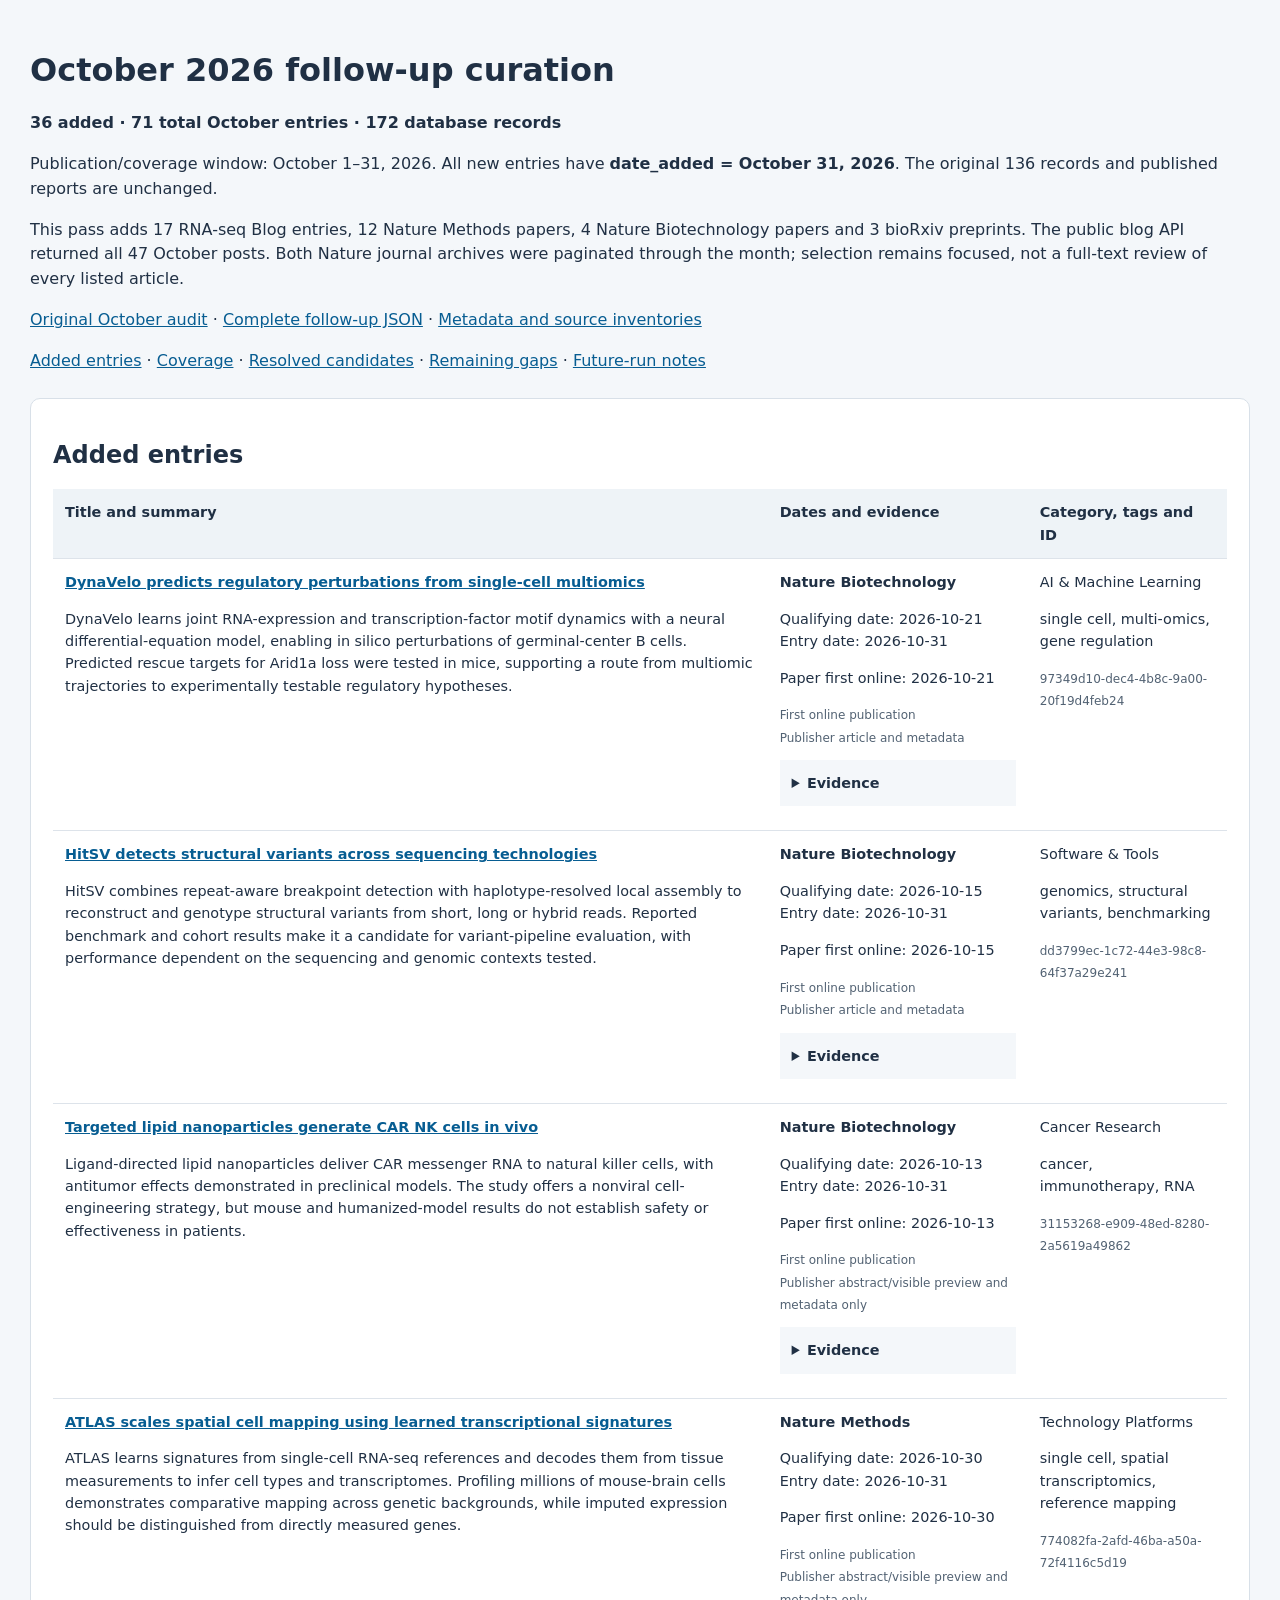
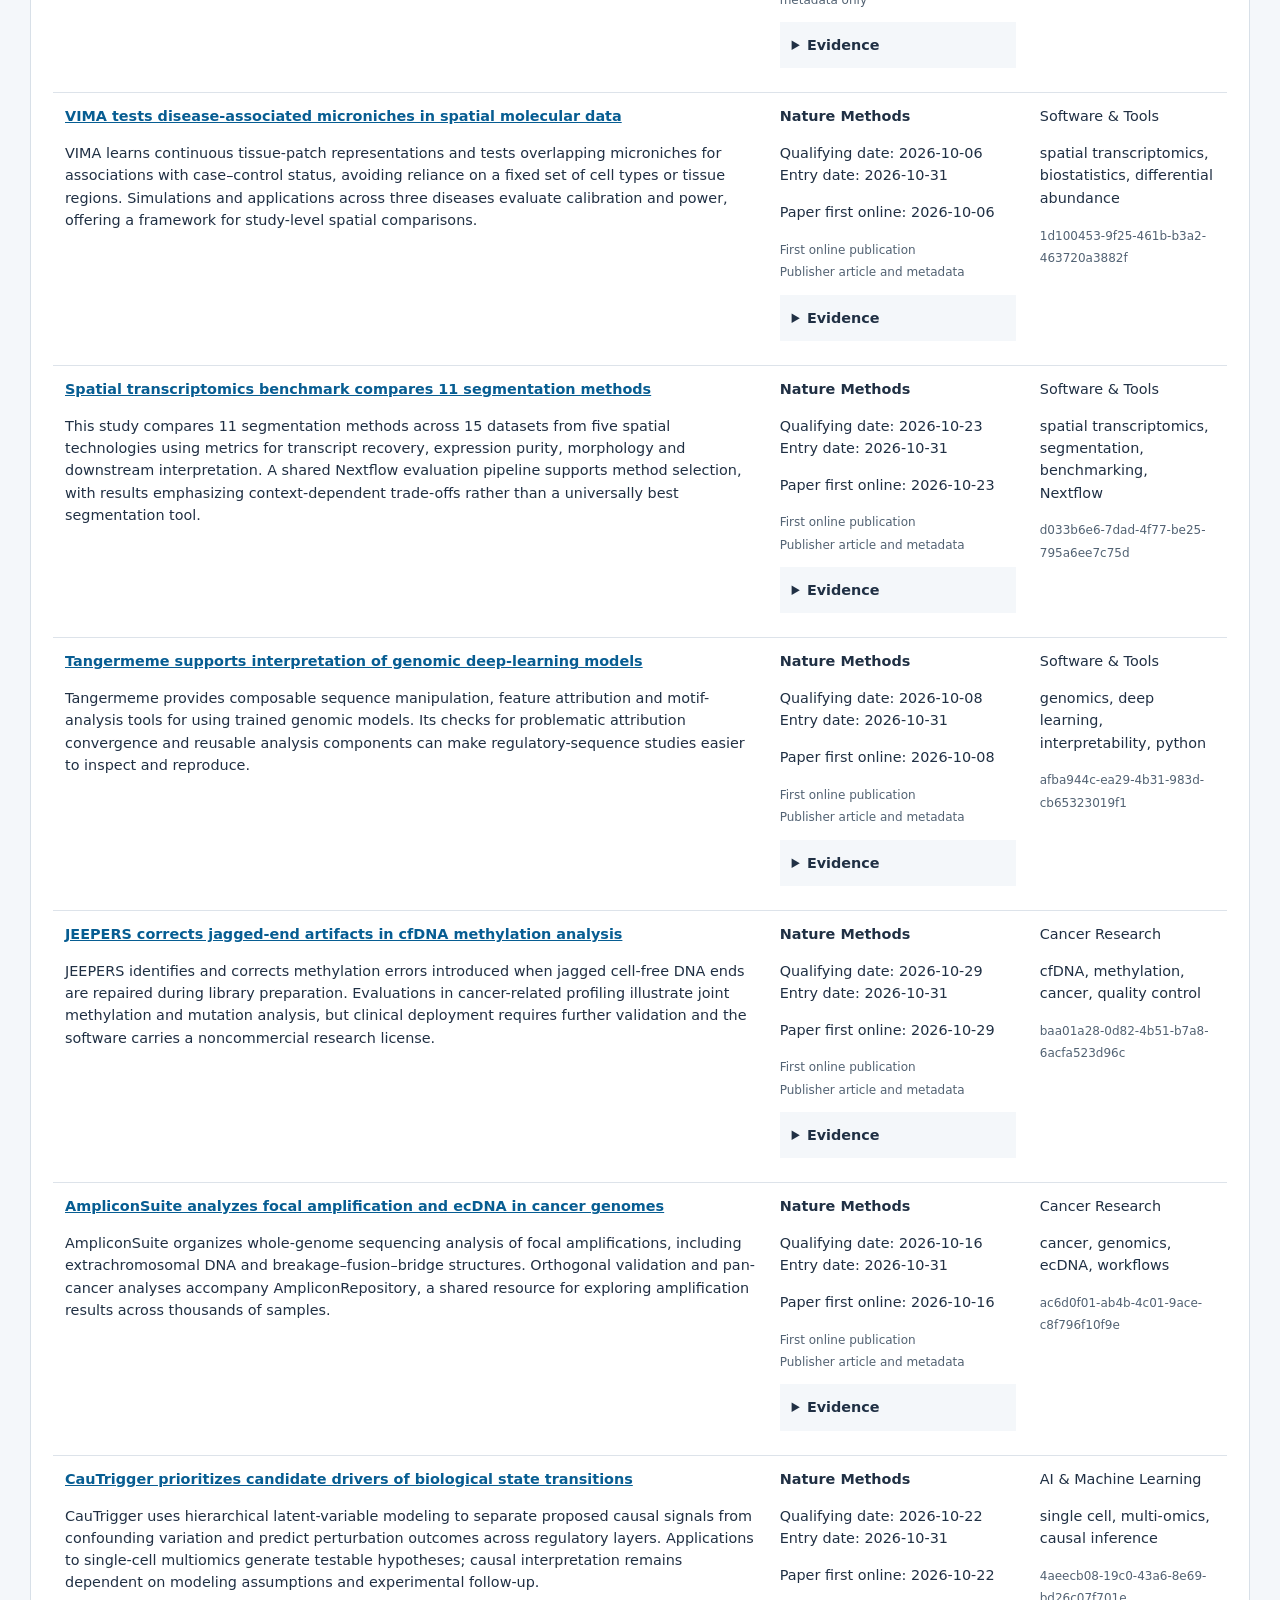
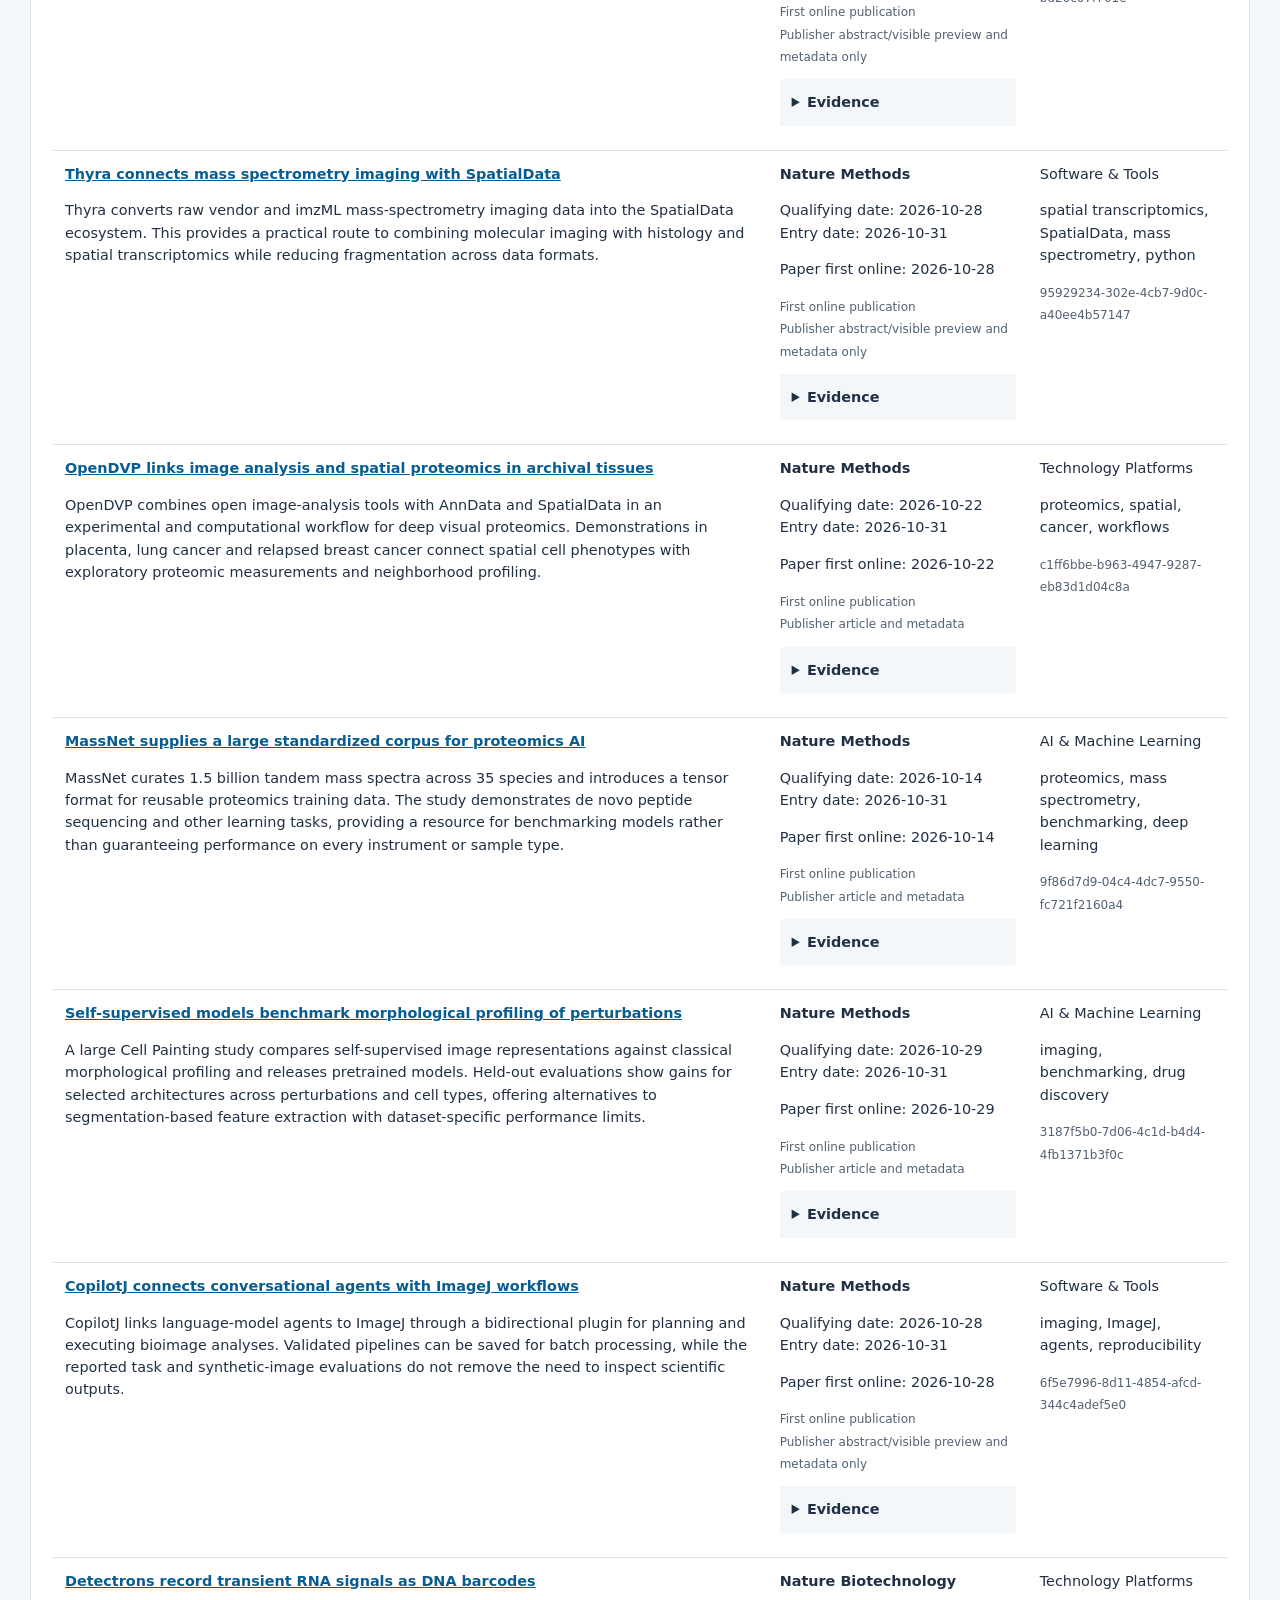
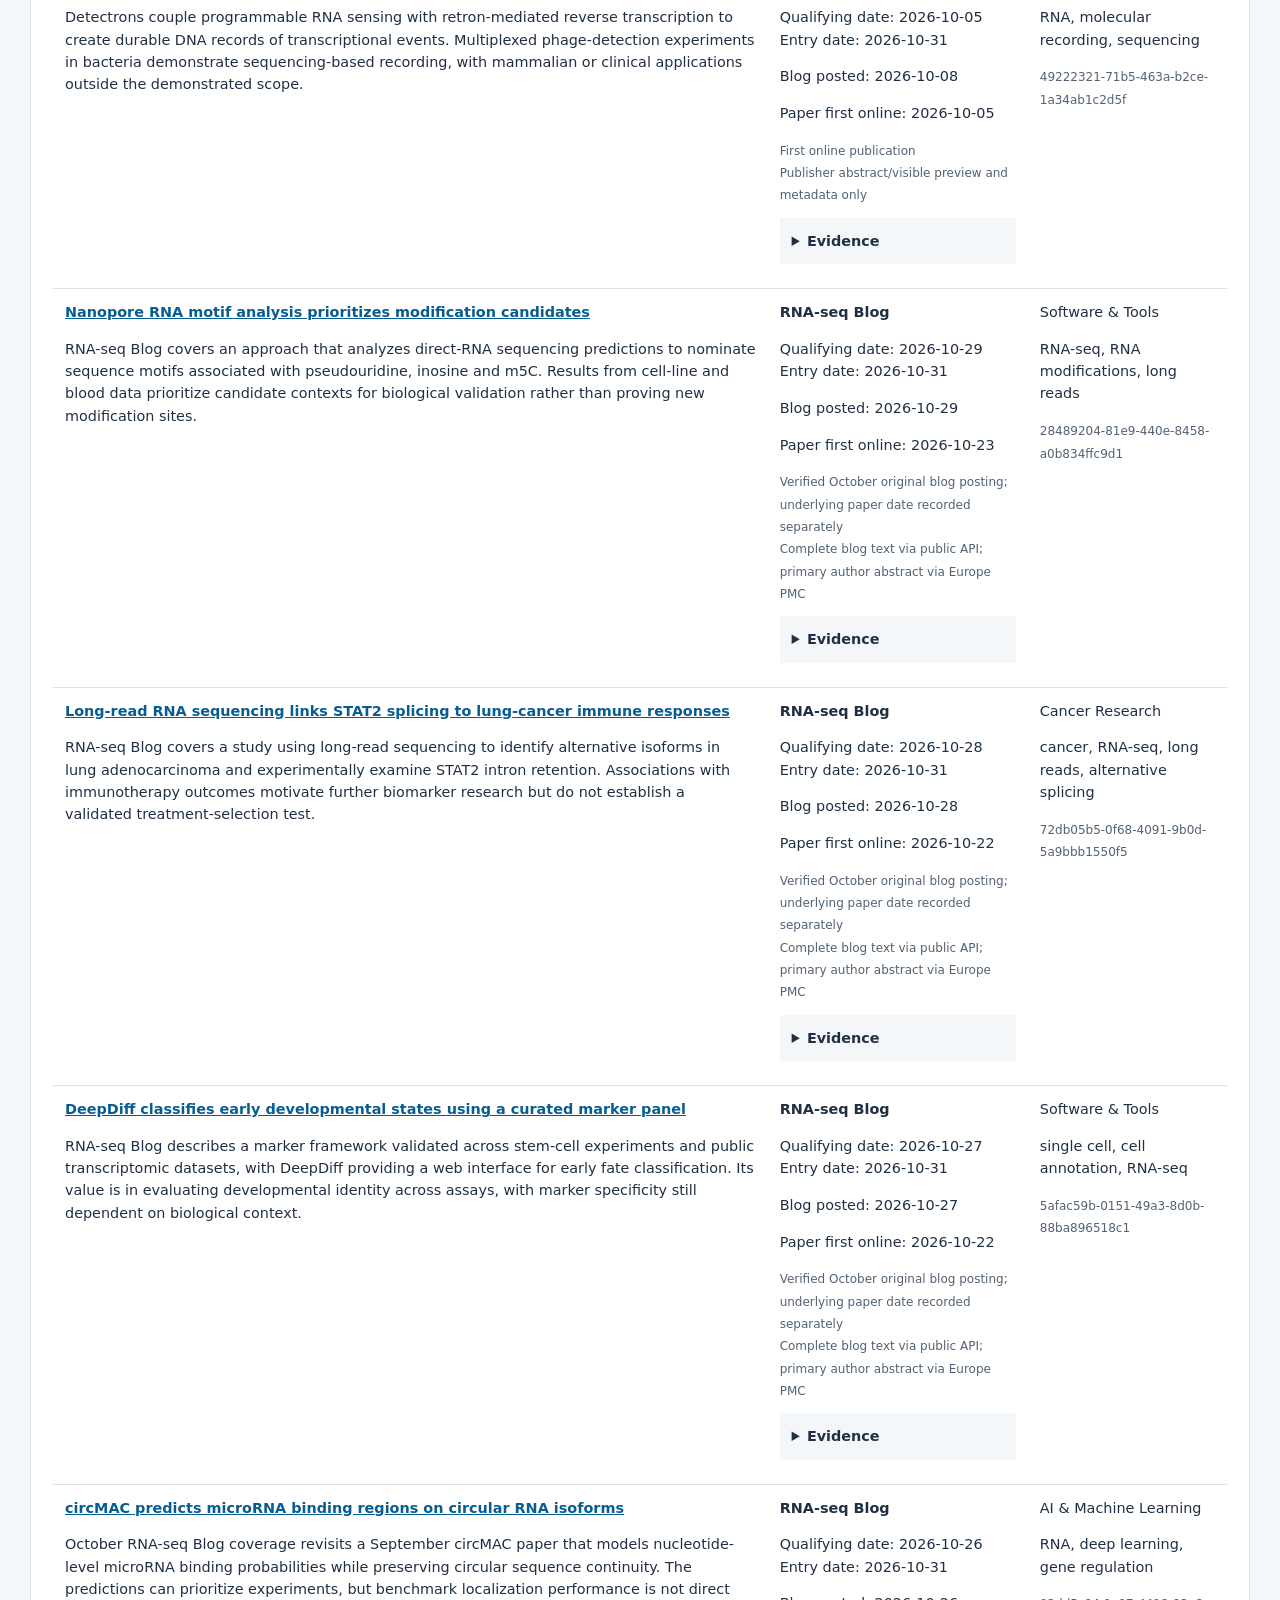
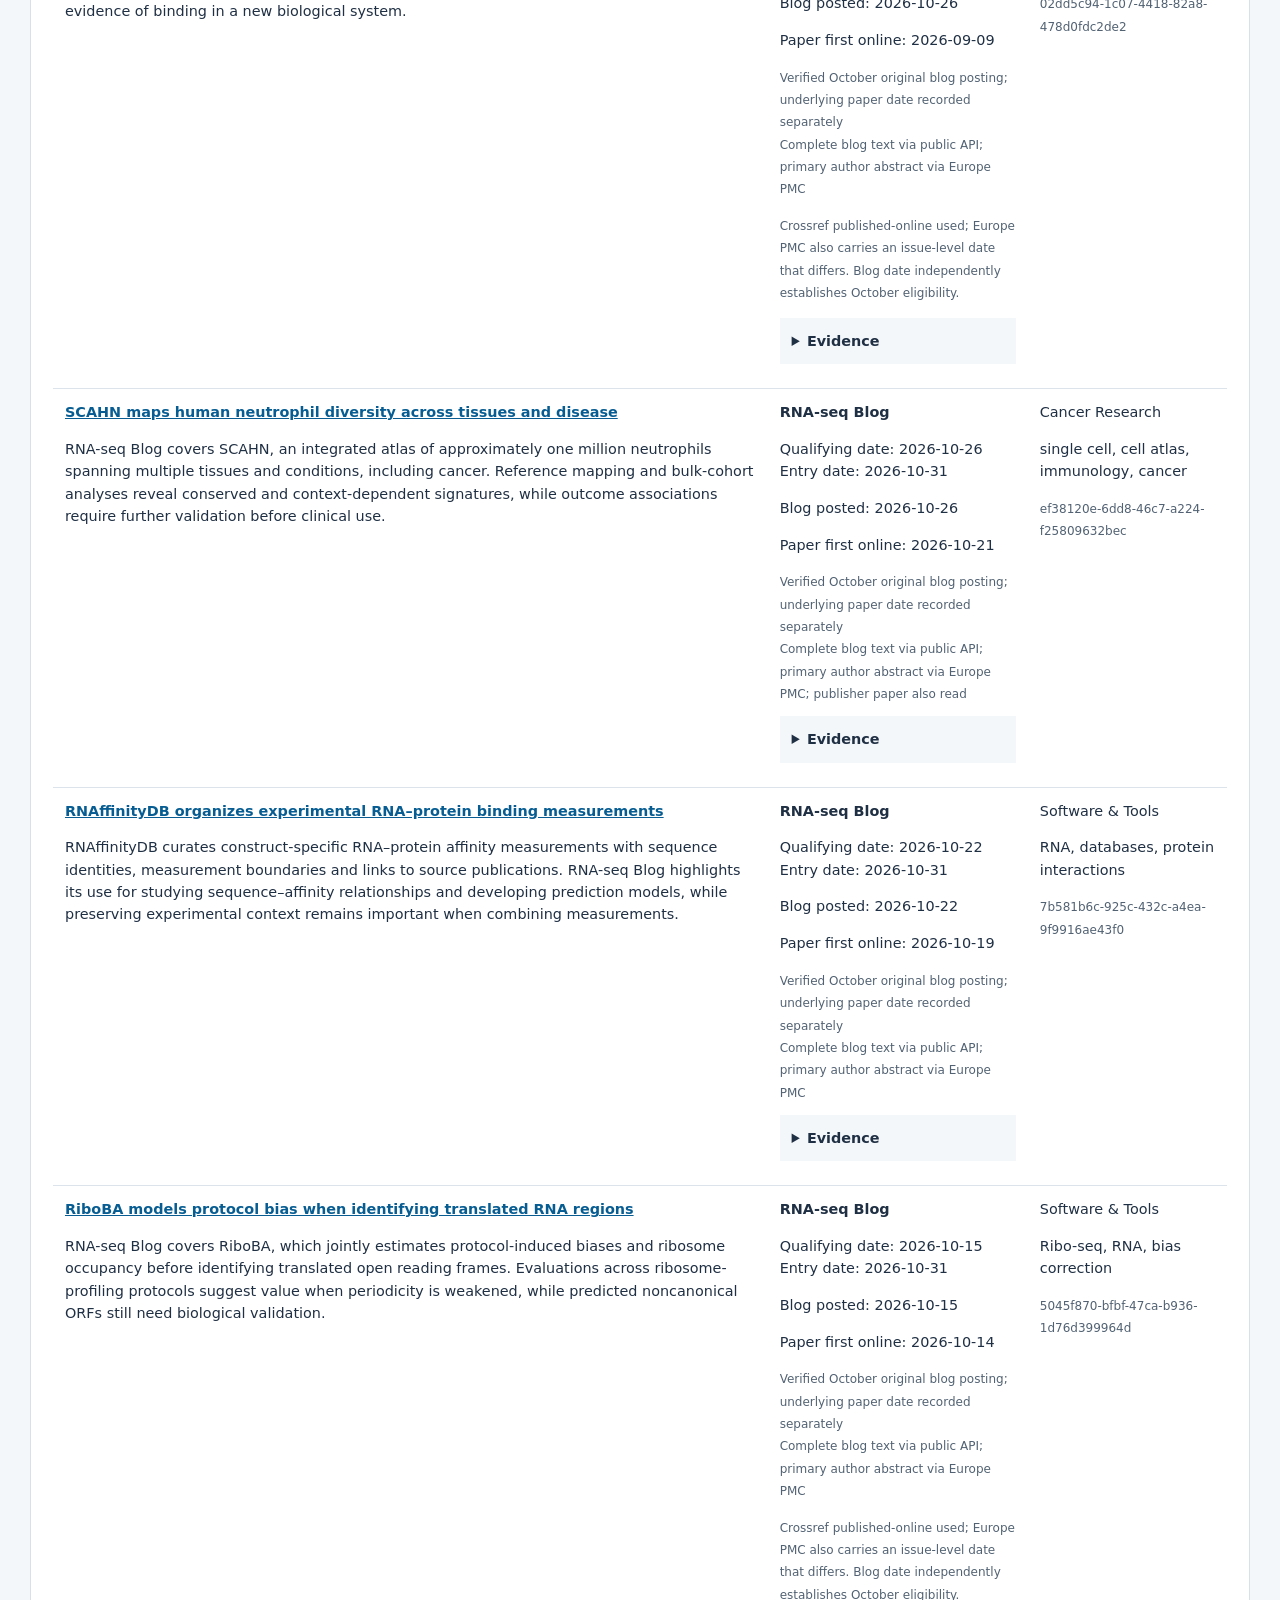
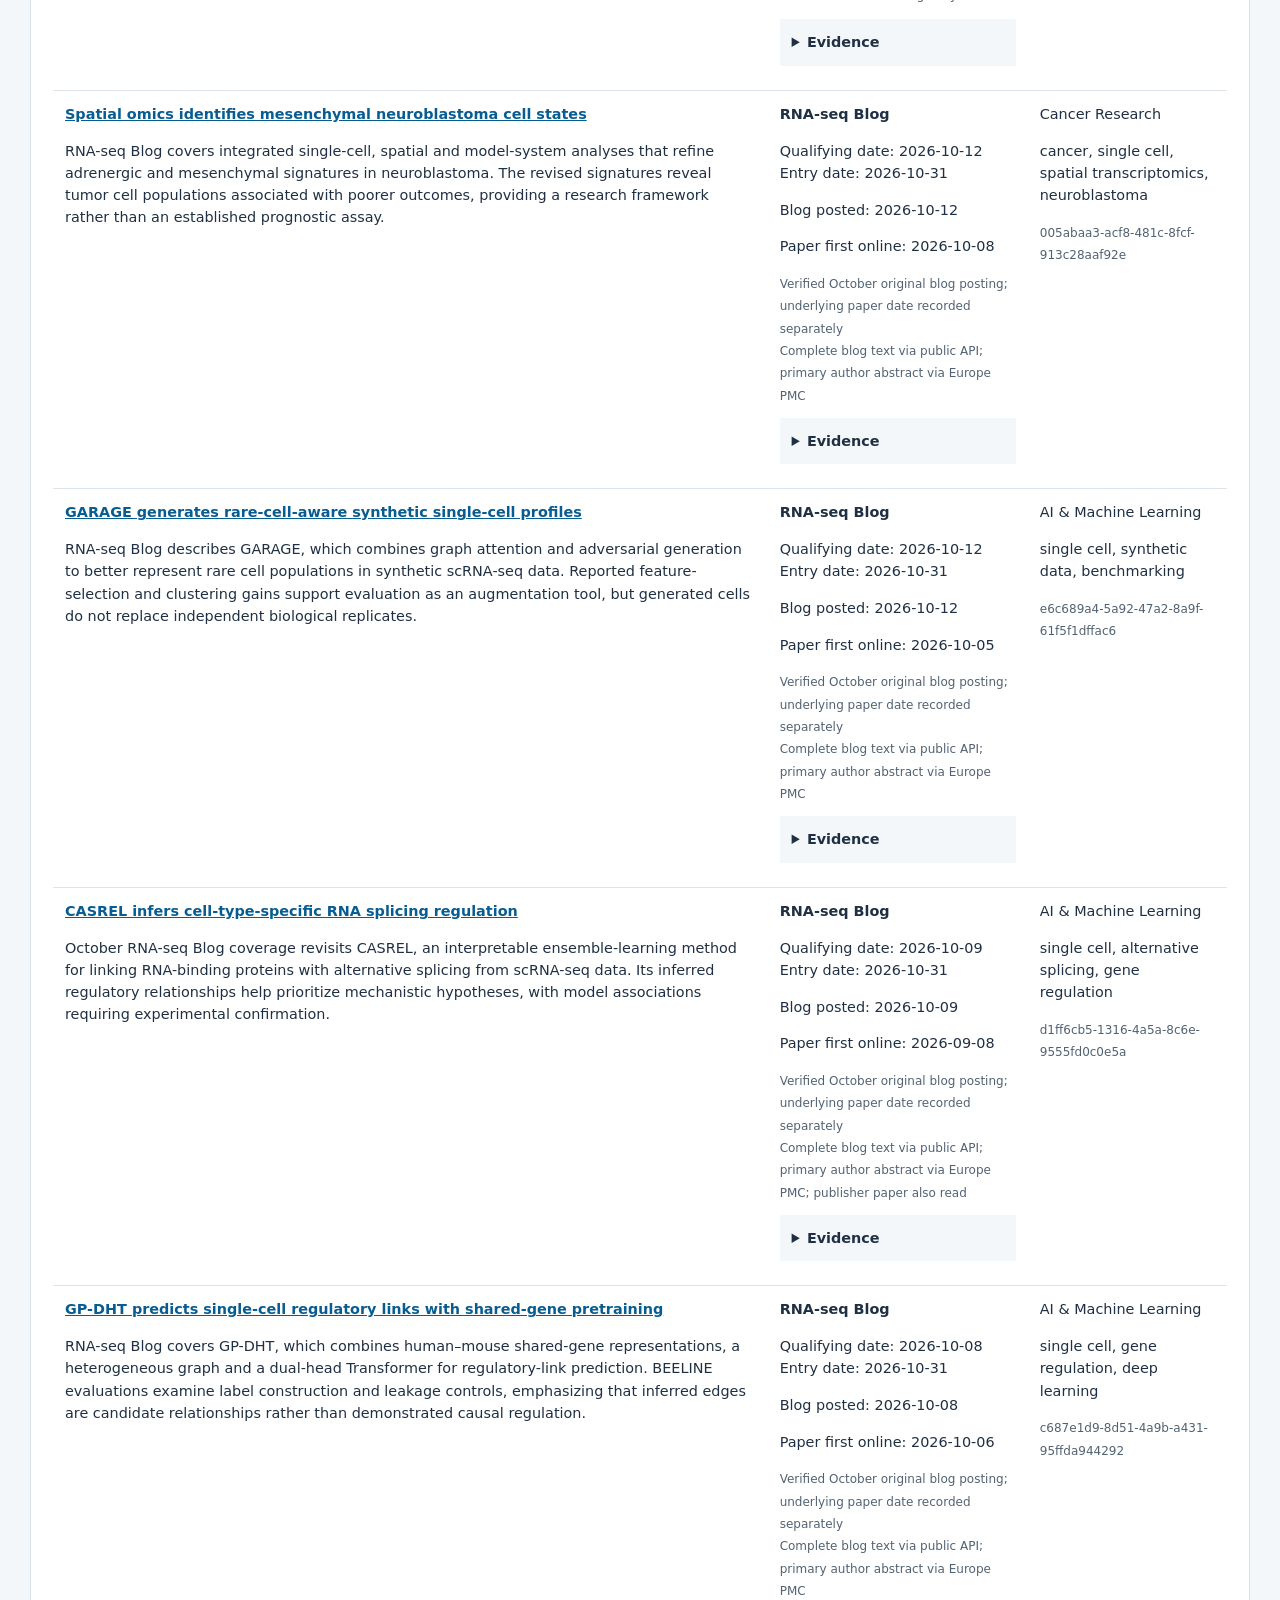
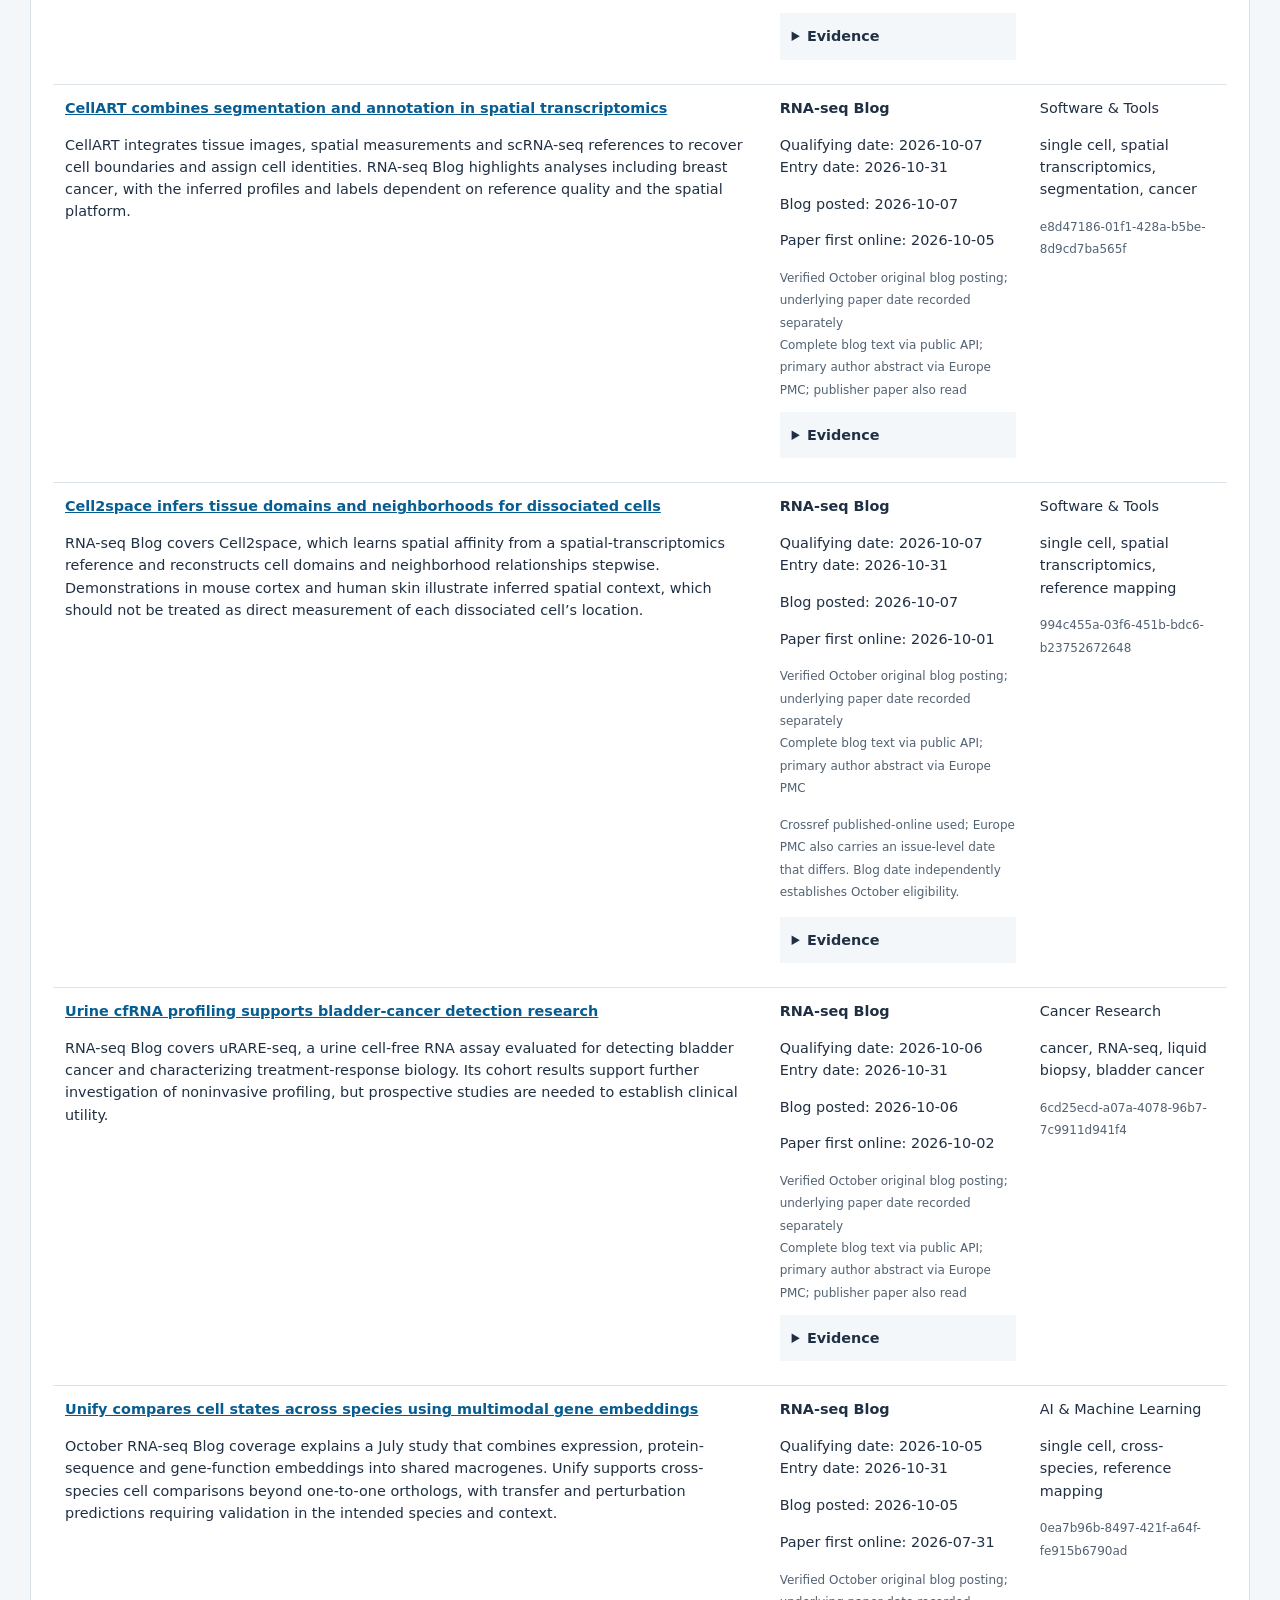
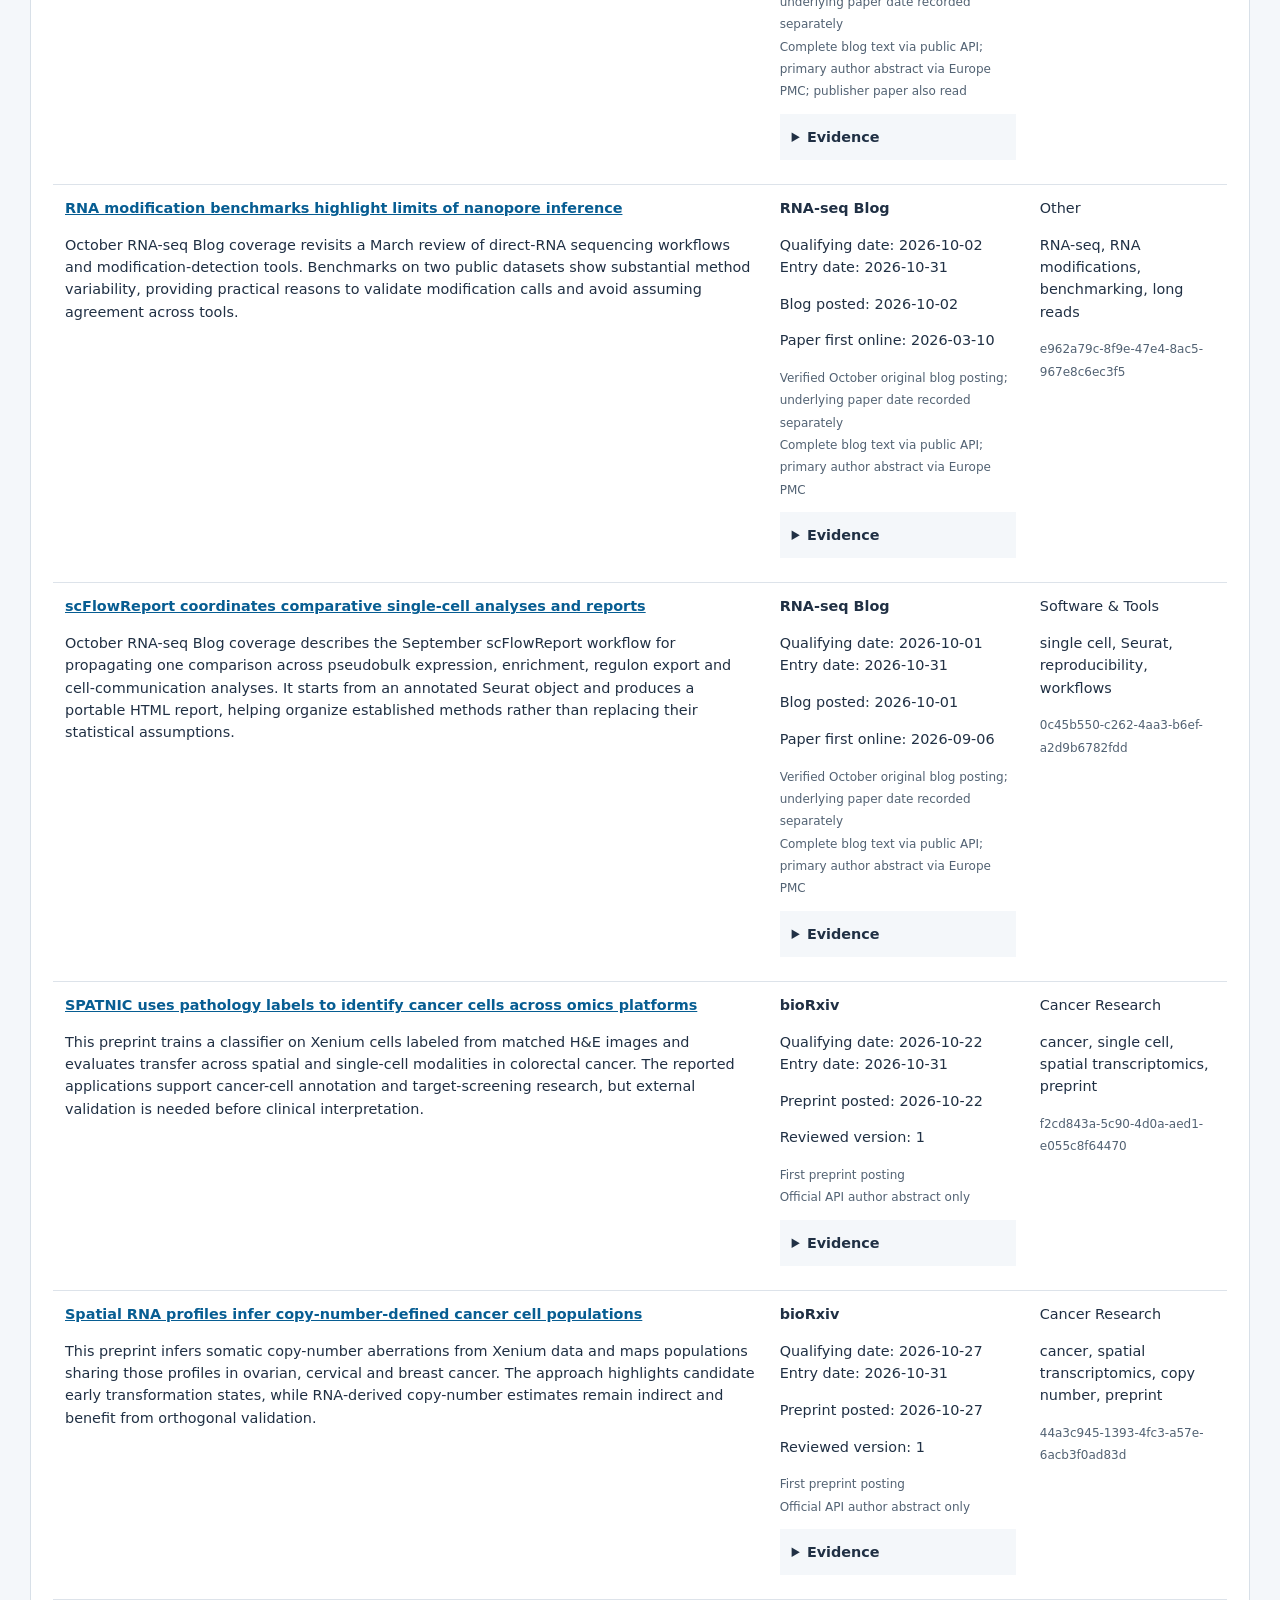
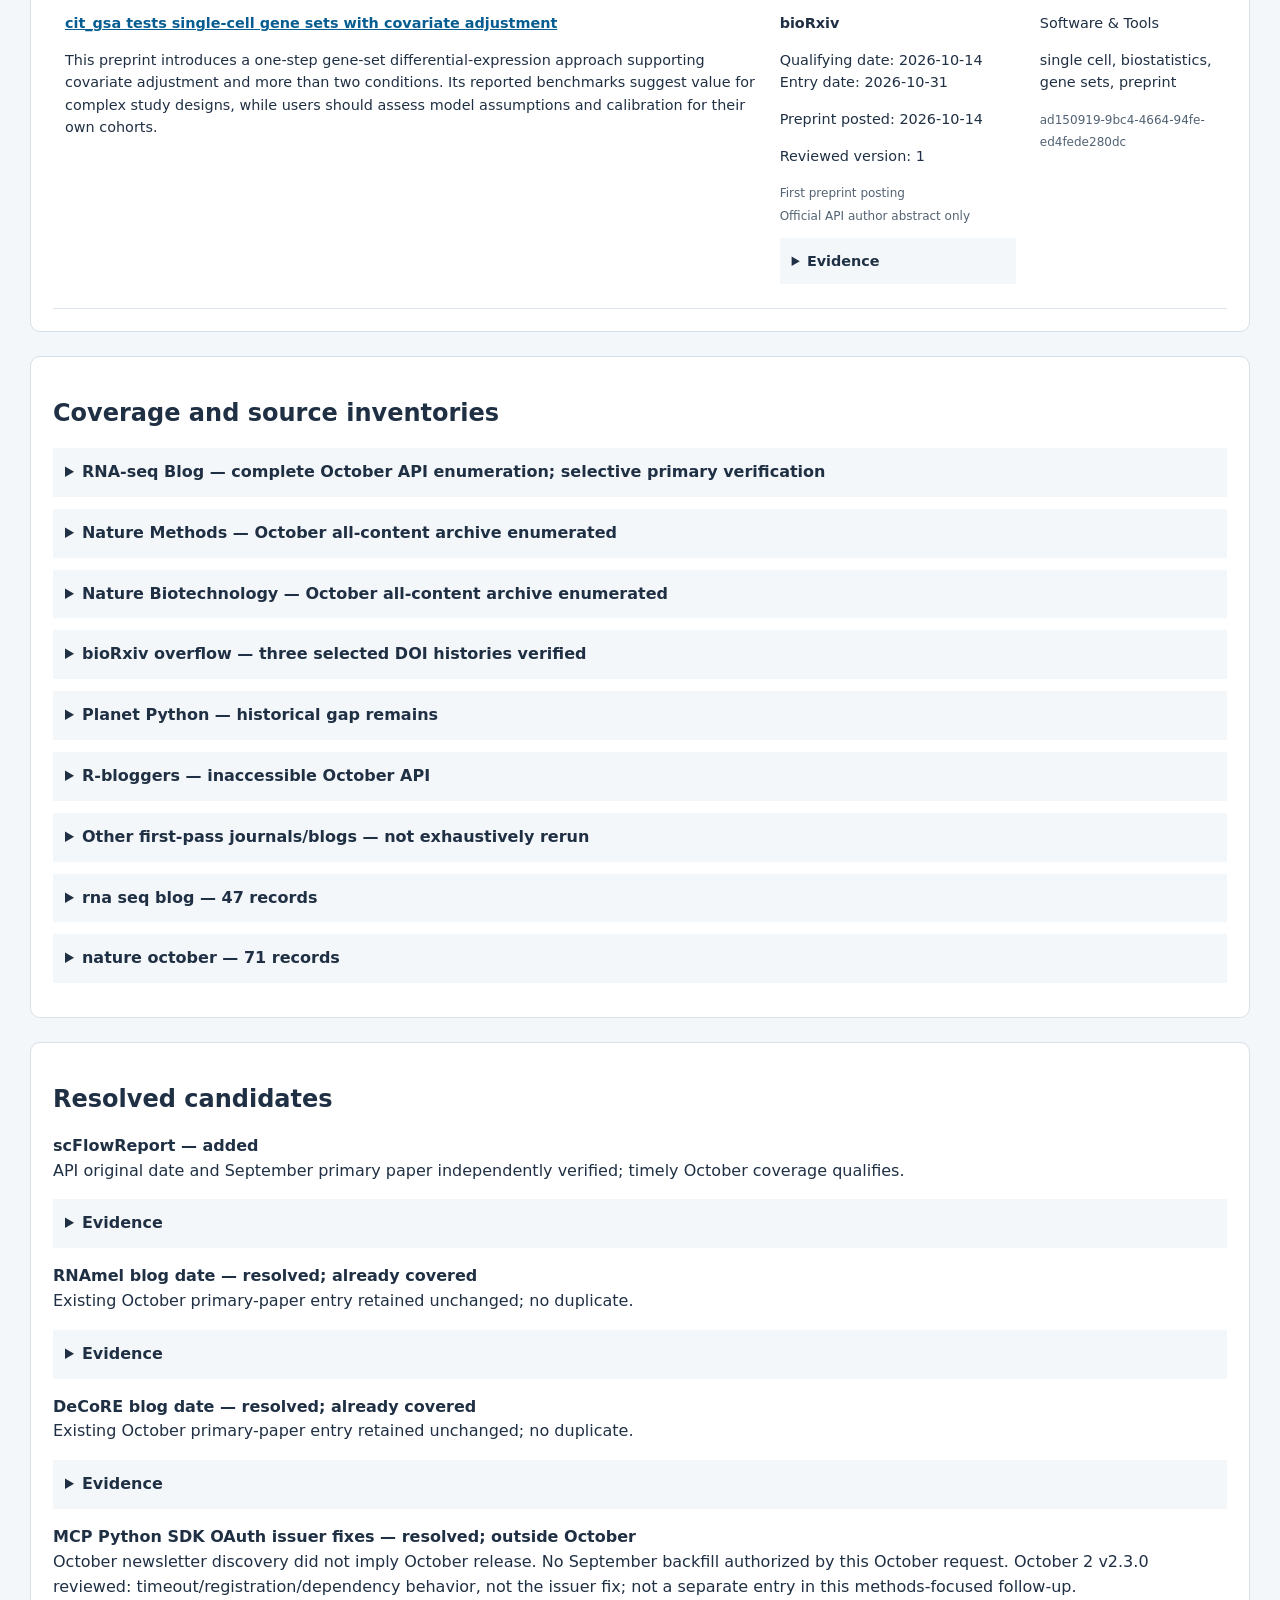
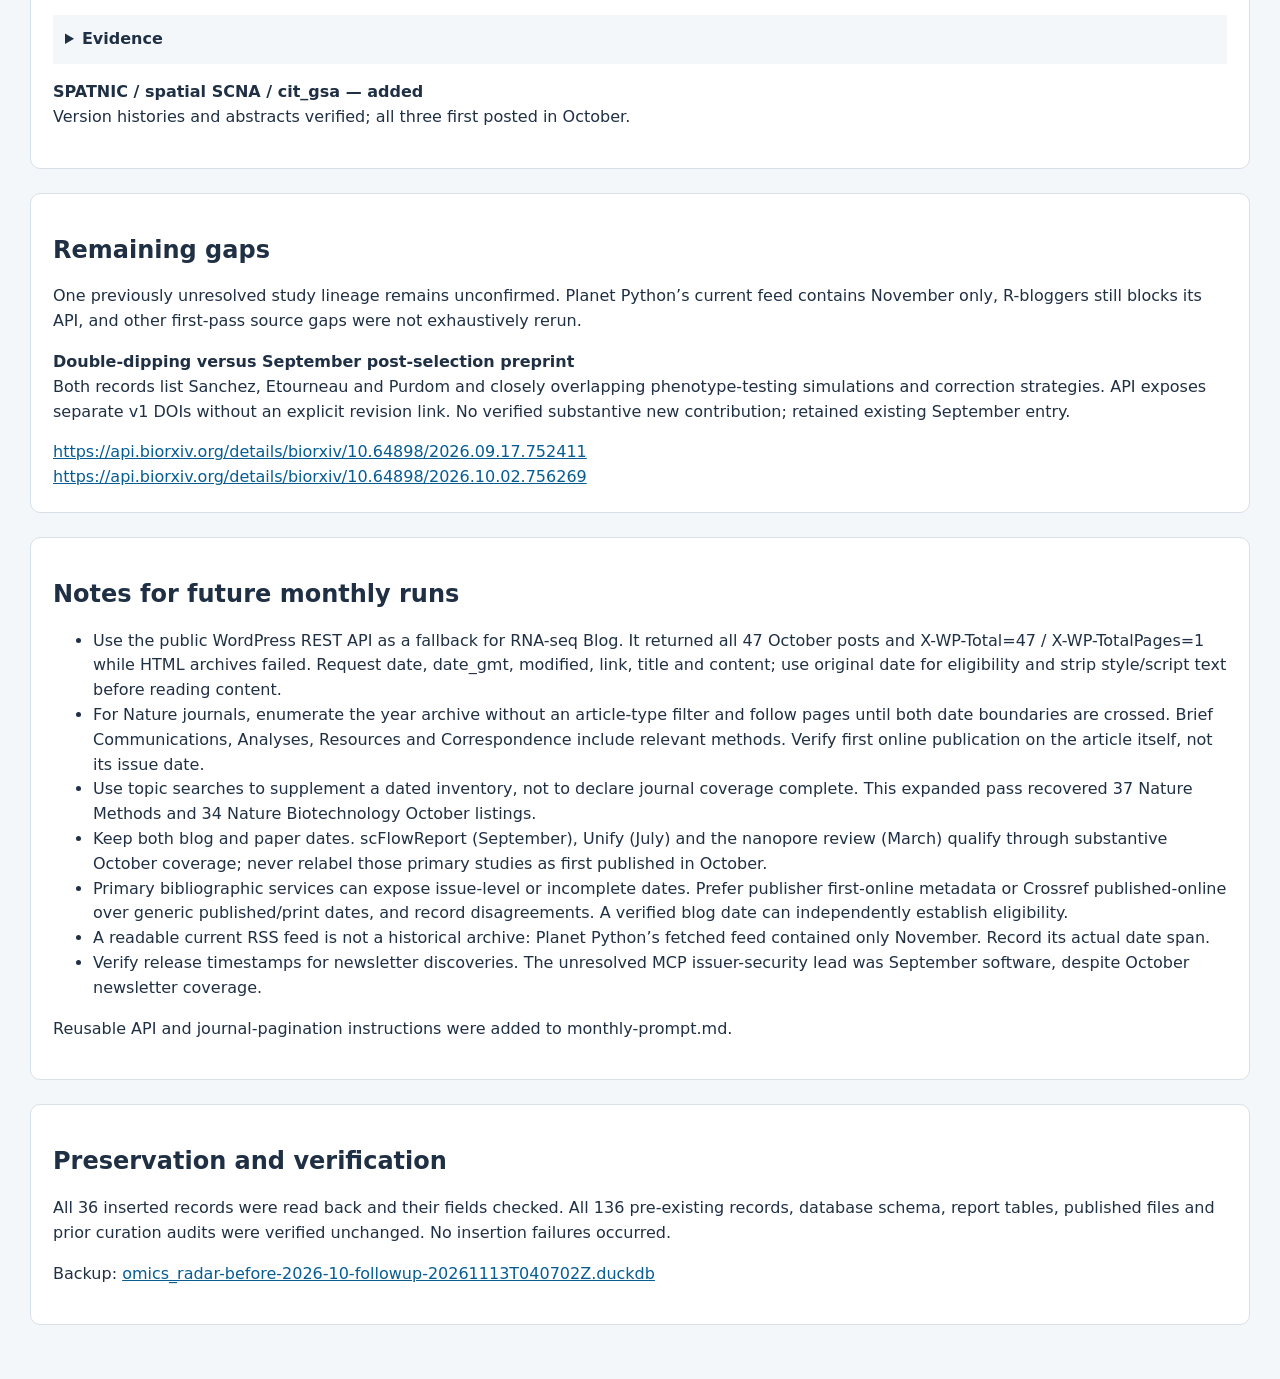
<file: data/curation-2026-10-followup.html>
<!doctype html><html lang="en"><meta charset="utf-8"><meta name="viewport" content="width=device-width, initial-scale=1"><title>October 2026 follow-up — Omics Radar</title><style>body{font:16px/1.55 system-ui,sans-serif;background:#f4f7fa;color:#203044;margin:0}main{max-width:1250px;margin:auto;padding:30px}section{background:white;border:1px solid #d8e0e8;border-radius:10px;padding:22px;margin:24px 0}h1,h2{line-height:1.2}a{color:#075d92;overflow-wrap:anywhere}table{width:100%;border-collapse:collapse;font-size:.9rem}td,th{text-align:left;vertical-align:top;padding:12px;border-bottom:1px solid #dde3ea}th{background:#eef3f7}.scroll{overflow:auto}.wide{min-width:300px}small{color:#526273}details{padding:12px;background:#f4f7fa;margin:12px 0}summary{cursor:pointer;font-weight:650}code{overflow-wrap:anywhere}@media(max-width:600px){main{padding:14px}section{padding:14px}}</style><main><h1>October 2026 follow-up curation</h1><p><strong>36 added · 71 total October entries · 172 database records</strong></p><p>Publication/coverage window: October 1–31, 2026. All new entries have <strong>date_added = October 31, 2026</strong>. The original 136 records and published reports are unchanged.</p><p>This pass adds 17 RNA-seq Blog entries, 12 Nature Methods papers, 4 Nature Biotechnology papers and 3 bioRxiv preprints. The public blog API returned all 47 October posts. Both Nature journal archives were paginated through the month; selection remains focused, not a full-text review of every listed article.</p><p><a href="curation-2026-10.html">Original October audit</a> · <a href="curation-2026-10-followup.json">Complete follow-up JSON</a> · <a href="curation-2026-10-followup-evidence.json">Metadata and source inventories</a></p><nav><a href="#entries">Added entries</a> · <a href="#coverage">Coverage</a> · <a href="#resolved">Resolved candidates</a> · <a href="#unresolved">Remaining gaps</a> · <a href="#lessons">Future-run notes</a></nav><section id="entries"><h2>Added entries</h2><div class="scroll"><table><tr><th>Title and summary</th><th>Dates and evidence</th><th>Category, tags and ID</th></tr><tr id="dynavelo"><td class="wide"><strong><a href="https://www.nature.com/articles/s41587-026-03348-1">DynaVelo predicts regulatory perturbations from single-cell multiomics</a></strong><p>DynaVelo learns joint RNA-expression and transcription-factor motif dynamics with a neural differential-equation model, enabling in silico perturbations of germinal-center B cells. Predicted rescue targets for Arid1a loss were tested in mice, supporting a route from multiomic trajectories to experimentally testable regulatory hypotheses.</p></td><td><strong>Nature Biotechnology</strong><p>Qualifying date: 2026-10-21<br>Entry date: 2026-10-31</p><p>Paper first online: 2026-10-21</p><small>First online publication<br>Publisher article and metadata</small><details><summary>Evidence</summary><a href="https://www.nature.com/articles/s41587-026-03348-1">https://www.nature.com/articles/s41587-026-03348-1</a></details></td><td>AI &amp; Machine Learning<p>single cell, multi-omics, gene regulation</p><small>97349d10-dec4-4b8c-9a00-20f19d4feb24</small></td></tr><tr id="hitsv"><td class="wide"><strong><a href="https://www.nature.com/articles/s41587-026-03332-9">HitSV detects structural variants across sequencing technologies</a></strong><p>HitSV combines repeat-aware breakpoint detection with haplotype-resolved local assembly to reconstruct and genotype structural variants from short, long or hybrid reads. Reported benchmark and cohort results make it a candidate for variant-pipeline evaluation, with performance dependent on the sequencing and genomic contexts tested.</p></td><td><strong>Nature Biotechnology</strong><p>Qualifying date: 2026-10-15<br>Entry date: 2026-10-31</p><p>Paper first online: 2026-10-15</p><small>First online publication<br>Publisher article and metadata</small><details><summary>Evidence</summary><a href="https://www.nature.com/articles/s41587-026-03332-9">https://www.nature.com/articles/s41587-026-03332-9</a></details></td><td>Software &amp; Tools<p>genomics, structural variants, benchmarking</p><small>dd3799ec-1c72-44e3-98c8-64f37a29e241</small></td></tr><tr id="carnk"><td class="wide"><strong><a href="https://www.nature.com/articles/s41587-026-03310-1">Targeted lipid nanoparticles generate CAR NK cells in vivo</a></strong><p>Ligand-directed lipid nanoparticles deliver CAR messenger RNA to natural killer cells, with antitumor effects demonstrated in preclinical models. The study offers a nonviral cell-engineering strategy, but mouse and humanized-model results do not establish safety or effectiveness in patients.</p></td><td><strong>Nature Biotechnology</strong><p>Qualifying date: 2026-10-13<br>Entry date: 2026-10-31</p><p>Paper first online: 2026-10-13</p><small>First online publication<br>Publisher abstract/visible preview and metadata only</small><details><summary>Evidence</summary><a href="https://www.nature.com/articles/s41587-026-03310-1">https://www.nature.com/articles/s41587-026-03310-1</a></details></td><td>Cancer Research<p>cancer, immunotherapy, RNA</p><small>31153268-e909-48ed-8280-2a5619a49862</small></td></tr><tr id="atlas"><td class="wide"><strong><a href="https://www.nature.com/articles/s41592-026-03289-2">ATLAS scales spatial cell mapping using learned transcriptional signatures</a></strong><p>ATLAS learns signatures from single-cell RNA-seq references and decodes them from tissue measurements to infer cell types and transcriptomes. Profiling millions of mouse-brain cells demonstrates comparative mapping across genetic backgrounds, while imputed expression should be distinguished from directly measured genes.</p></td><td><strong>Nature Methods</strong><p>Qualifying date: 2026-10-30<br>Entry date: 2026-10-31</p><p>Paper first online: 2026-10-30</p><small>First online publication<br>Publisher abstract/visible preview and metadata only</small><details><summary>Evidence</summary><a href="https://www.nature.com/articles/s41592-026-03289-2">https://www.nature.com/articles/s41592-026-03289-2</a></details></td><td>Technology Platforms<p>single cell, spatial transcriptomics, reference mapping</p><small>774082fa-2afd-46ba-a50a-72f4116c5d19</small></td></tr><tr id="vima"><td class="wide"><strong><a href="https://www.nature.com/articles/s41592-026-03236-1">VIMA tests disease-associated microniches in spatial molecular data</a></strong><p>VIMA learns continuous tissue-patch representations and tests overlapping microniches for associations with case–control status, avoiding reliance on a fixed set of cell types or tissue regions. Simulations and applications across three diseases evaluate calibration and power, offering a framework for study-level spatial comparisons.</p></td><td><strong>Nature Methods</strong><p>Qualifying date: 2026-10-06<br>Entry date: 2026-10-31</p><p>Paper first online: 2026-10-06</p><small>First online publication<br>Publisher article and metadata</small><details><summary>Evidence</summary><a href="https://www.nature.com/articles/s41592-026-03236-1">https://www.nature.com/articles/s41592-026-03236-1</a></details></td><td>Software &amp; Tools<p>spatial transcriptomics, biostatistics, differential abundance</p><small>1d100453-9f25-461b-b3a2-463720a3882f</small></td></tr><tr id="segmentation"><td class="wide"><strong><a href="https://www.nature.com/articles/s41592-026-03272-x">Spatial transcriptomics benchmark compares 11 segmentation methods</a></strong><p>This study compares 11 segmentation methods across 15 datasets from five spatial technologies using metrics for transcript recovery, expression purity, morphology and downstream interpretation. A shared Nextflow evaluation pipeline supports method selection, with results emphasizing context-dependent trade-offs rather than a universally best segmentation tool.</p></td><td><strong>Nature Methods</strong><p>Qualifying date: 2026-10-23<br>Entry date: 2026-10-31</p><p>Paper first online: 2026-10-23</p><small>First online publication<br>Publisher article and metadata</small><details><summary>Evidence</summary><a href="https://www.nature.com/articles/s41592-026-03272-x">https://www.nature.com/articles/s41592-026-03272-x</a></details></td><td>Software &amp; Tools<p>spatial transcriptomics, segmentation, benchmarking, Nextflow</p><small>d033b6e6-7dad-4f77-be25-795a6ee7c75d</small></td></tr><tr id="tangermeme"><td class="wide"><strong><a href="https://www.nature.com/articles/s41592-026-03254-z">Tangermeme supports interpretation of genomic deep-learning models</a></strong><p>Tangermeme provides composable sequence manipulation, feature attribution and motif-analysis tools for using trained genomic models. Its checks for problematic attribution convergence and reusable analysis components can make regulatory-sequence studies easier to inspect and reproduce.</p></td><td><strong>Nature Methods</strong><p>Qualifying date: 2026-10-08<br>Entry date: 2026-10-31</p><p>Paper first online: 2026-10-08</p><small>First online publication<br>Publisher article and metadata</small><details><summary>Evidence</summary><a href="https://www.nature.com/articles/s41592-026-03254-z">https://www.nature.com/articles/s41592-026-03254-z</a></details></td><td>Software &amp; Tools<p>genomics, deep learning, interpretability, python</p><small>afba944c-ea29-4b31-983d-cb65323019f1</small></td></tr><tr id="jeepers"><td class="wide"><strong><a href="https://www.nature.com/articles/s41592-026-03278-5">JEEPERS corrects jagged-end artifacts in cfDNA methylation analysis</a></strong><p>JEEPERS identifies and corrects methylation errors introduced when jagged cell-free DNA ends are repaired during library preparation. Evaluations in cancer-related profiling illustrate joint methylation and mutation analysis, but clinical deployment requires further validation and the software carries a noncommercial research license.</p></td><td><strong>Nature Methods</strong><p>Qualifying date: 2026-10-29<br>Entry date: 2026-10-31</p><p>Paper first online: 2026-10-29</p><small>First online publication<br>Publisher article and metadata</small><details><summary>Evidence</summary><a href="https://www.nature.com/articles/s41592-026-03278-5">https://www.nature.com/articles/s41592-026-03278-5</a></details></td><td>Cancer Research<p>cfDNA, methylation, cancer, quality control</p><small>baa01a28-0d82-4b51-b7a8-6acfa523d96c</small></td></tr><tr id="ampliconsuite"><td class="wide"><strong><a href="https://www.nature.com/articles/s41592-026-03264-x">AmpliconSuite analyzes focal amplification and ecDNA in cancer genomes</a></strong><p>AmpliconSuite organizes whole-genome sequencing analysis of focal amplifications, including extrachromosomal DNA and breakage–fusion–bridge structures. Orthogonal validation and pan-cancer analyses accompany AmpliconRepository, a shared resource for exploring amplification results across thousands of samples.</p></td><td><strong>Nature Methods</strong><p>Qualifying date: 2026-10-16<br>Entry date: 2026-10-31</p><p>Paper first online: 2026-10-16</p><small>First online publication<br>Publisher article and metadata</small><details><summary>Evidence</summary><a href="https://www.nature.com/articles/s41592-026-03264-x">https://www.nature.com/articles/s41592-026-03264-x</a></details></td><td>Cancer Research<p>cancer, genomics, ecDNA, workflows</p><small>ac6d0f01-ab4b-4c01-9ace-c8f796f10f9e</small></td></tr><tr id="cautrigger"><td class="wide"><strong><a href="https://www.nature.com/articles/s41592-026-03274-9">CauTrigger prioritizes candidate drivers of biological state transitions</a></strong><p>CauTrigger uses hierarchical latent-variable modeling to separate proposed causal signals from confounding variation and predict perturbation outcomes across regulatory layers. Applications to single-cell multiomics generate testable hypotheses; causal interpretation remains dependent on modeling assumptions and experimental follow-up.</p></td><td><strong>Nature Methods</strong><p>Qualifying date: 2026-10-22<br>Entry date: 2026-10-31</p><p>Paper first online: 2026-10-22</p><small>First online publication<br>Publisher abstract/visible preview and metadata only</small><details><summary>Evidence</summary><a href="https://www.nature.com/articles/s41592-026-03274-9">https://www.nature.com/articles/s41592-026-03274-9</a></details></td><td>AI &amp; Machine Learning<p>single cell, multi-omics, causal inference</p><small>4aeecb08-19c0-43a6-8e69-bd26c07f701e</small></td></tr><tr id="thyra"><td class="wide"><strong><a href="https://www.nature.com/articles/s41592-026-03305-5">Thyra connects mass spectrometry imaging with SpatialData</a></strong><p>Thyra converts raw vendor and imzML mass-spectrometry imaging data into the SpatialData ecosystem. This provides a practical route to combining molecular imaging with histology and spatial transcriptomics while reducing fragmentation across data formats.</p></td><td><strong>Nature Methods</strong><p>Qualifying date: 2026-10-28<br>Entry date: 2026-10-31</p><p>Paper first online: 2026-10-28</p><small>First online publication<br>Publisher abstract/visible preview and metadata only</small><details><summary>Evidence</summary><a href="https://www.nature.com/articles/s41592-026-03305-5">https://www.nature.com/articles/s41592-026-03305-5</a></details></td><td>Software &amp; Tools<p>spatial transcriptomics, SpatialData, mass spectrometry, python</p><small>95929234-302e-4cb7-9d0c-a40ee4b57147</small></td></tr><tr id="opendvp"><td class="wide"><strong><a href="https://www.nature.com/articles/s41592-026-03262-z">OpenDVP links image analysis and spatial proteomics in archival tissues</a></strong><p>OpenDVP combines open image-analysis tools with AnnData and SpatialData in an experimental and computational workflow for deep visual proteomics. Demonstrations in placenta, lung cancer and relapsed breast cancer connect spatial cell phenotypes with exploratory proteomic measurements and neighborhood profiling.</p></td><td><strong>Nature Methods</strong><p>Qualifying date: 2026-10-22<br>Entry date: 2026-10-31</p><p>Paper first online: 2026-10-22</p><small>First online publication<br>Publisher article and metadata</small><details><summary>Evidence</summary><a href="https://www.nature.com/articles/s41592-026-03262-z">https://www.nature.com/articles/s41592-026-03262-z</a></details></td><td>Technology Platforms<p>proteomics, spatial, cancer, workflows</p><small>c1ff6bbe-b963-4947-9287-eb83d1d04c8a</small></td></tr><tr id="massnet"><td class="wide"><strong><a href="https://www.nature.com/articles/s41592-026-03247-y">MassNet supplies a large standardized corpus for proteomics AI</a></strong><p>MassNet curates 1.5 billion tandem mass spectra across 35 species and introduces a tensor format for reusable proteomics training data. The study demonstrates de novo peptide sequencing and other learning tasks, providing a resource for benchmarking models rather than guaranteeing performance on every instrument or sample type.</p></td><td><strong>Nature Methods</strong><p>Qualifying date: 2026-10-14<br>Entry date: 2026-10-31</p><p>Paper first online: 2026-10-14</p><small>First online publication<br>Publisher article and metadata</small><details><summary>Evidence</summary><a href="https://www.nature.com/articles/s41592-026-03247-y">https://www.nature.com/articles/s41592-026-03247-y</a></details></td><td>AI &amp; Machine Learning<p>proteomics, mass spectrometry, benchmarking, deep learning</p><small>9f86d7d9-04c4-4dc7-9550-fc721f2160a4</small></td></tr><tr id="cellpainting"><td class="wide"><strong><a href="https://www.nature.com/articles/s41592-026-03270-z">Self-supervised models benchmark morphological profiling of perturbations</a></strong><p>A large Cell Painting study compares self-supervised image representations against classical morphological profiling and releases pretrained models. Held-out evaluations show gains for selected architectures across perturbations and cell types, offering alternatives to segmentation-based feature extraction with dataset-specific performance limits.</p></td><td><strong>Nature Methods</strong><p>Qualifying date: 2026-10-29<br>Entry date: 2026-10-31</p><p>Paper first online: 2026-10-29</p><small>First online publication<br>Publisher article and metadata</small><details><summary>Evidence</summary><a href="https://www.nature.com/articles/s41592-026-03270-z">https://www.nature.com/articles/s41592-026-03270-z</a></details></td><td>AI &amp; Machine Learning<p>imaging, benchmarking, drug discovery</p><small>3187f5b0-7d06-4c1d-b4d4-4fb1371b3f0c</small></td></tr><tr id="copilotj"><td class="wide"><strong><a href="https://www.nature.com/articles/s41592-026-03290-9">CopilotJ connects conversational agents with ImageJ workflows</a></strong><p>CopilotJ links language-model agents to ImageJ through a bidirectional plugin for planning and executing bioimage analyses. Validated pipelines can be saved for batch processing, while the reported task and synthetic-image evaluations do not remove the need to inspect scientific outputs.</p></td><td><strong>Nature Methods</strong><p>Qualifying date: 2026-10-28<br>Entry date: 2026-10-31</p><p>Paper first online: 2026-10-28</p><small>First online publication<br>Publisher abstract/visible preview and metadata only</small><details><summary>Evidence</summary><a href="https://www.nature.com/articles/s41592-026-03290-9">https://www.nature.com/articles/s41592-026-03290-9</a></details></td><td>Software &amp; Tools<p>imaging, ImageJ, agents, reproducibility</p><small>6f5e7996-8d11-4854-afcd-344c4adef5e0</small></td></tr><tr id="detectrons"><td class="wide"><strong><a href="https://www.nature.com/articles/s41587-026-03334-7">Detectrons record transient RNA signals as DNA barcodes</a></strong><p>Detectrons couple programmable RNA sensing with retron-mediated reverse transcription to create durable DNA records of transcriptional events. Multiplexed phage-detection experiments in bacteria demonstrate sequencing-based recording, with mammalian or clinical applications outside the demonstrated scope.</p></td><td><strong>Nature Biotechnology</strong><p>Qualifying date: 2026-10-05<br>Entry date: 2026-10-31</p><p>Blog posted: 2026-10-08</p><p>Paper first online: 2026-10-05</p><small>First online publication<br>Publisher abstract/visible preview and metadata only</small><details><summary>Evidence</summary><a href="https://www.nature.com/articles/s41587-026-03334-7">https://www.nature.com/articles/s41587-026-03334-7</a><br><a href="https://www.rna-seqblog.com/wp-json/wp/v2/posts?after=2026-10-01T00:00:00&amp;before=2026-11-01T00:00:00&amp;per_page=100">https://www.rna-seqblog.com/wp-json/wp/v2/posts?after=2026-10-01T00:00:00&amp;before=2026-11-01T00:00:00&amp;per_page=100</a><br><a href="https://www.rna-seqblog.com/novel-biosensor-uses-dna-barcodes-to-uncover-disease-signals-in-cells/">https://www.rna-seqblog.com/novel-biosensor-uses-dna-barcodes-to-uncover-disease-signals-in-cells/</a></details></td><td>Technology Platforms<p>RNA, molecular recording, sequencing</p><small>49222321-71b5-463a-b2ce-1a34ab1c2d5f</small></td></tr><tr id="rna-motifs"><td class="wide"><strong><a href="https://www.rna-seqblog.com/nanopore-rna-sequencing-reveals-new-patterns-associated-with-rna-modifications/">Nanopore RNA motif analysis prioritizes modification candidates</a></strong><p>RNA-seq Blog covers an approach that analyzes direct-RNA sequencing predictions to nominate sequence motifs associated with pseudouridine, inosine and m5C. Results from cell-line and blood data prioritize candidate contexts for biological validation rather than proving new modification sites.</p></td><td><strong>RNA-seq Blog</strong><p>Qualifying date: 2026-10-29<br>Entry date: 2026-10-31</p><p>Blog posted: 2026-10-29</p><p>Paper first online: 2026-10-23</p><small>Verified October original blog posting; underlying paper date recorded separately<br>Complete blog text via public API; primary author abstract via Europe PMC</small><details><summary>Evidence</summary><a href="https://www.rna-seqblog.com/nanopore-rna-sequencing-reveals-new-patterns-associated-with-rna-modifications/">https://www.rna-seqblog.com/nanopore-rna-sequencing-reveals-new-patterns-associated-with-rna-modifications/</a><br><a href="https://www.rna-seqblog.com/wp-json/wp/v2/posts?after=2026-10-01T00:00:00&amp;before=2026-11-01T00:00:00&amp;per_page=100">https://www.rna-seqblog.com/wp-json/wp/v2/posts?after=2026-10-01T00:00:00&amp;before=2026-11-01T00:00:00&amp;per_page=100</a><br><a href="https://api.crossref.org/works/10.1186/s12859-026-06724-5">https://api.crossref.org/works/10.1186/s12859-026-06724-5</a><br><a href="https://europepmc.org/article/MED/42934531">https://europepmc.org/article/MED/42934531</a><br><a href="https://doi.org/10.1186/s12859-026-06724-5">https://doi.org/10.1186/s12859-026-06724-5</a></details></td><td>Software &amp; Tools<p>RNA-seq, RNA modifications, long reads</p><small>28489204-81e9-440e-8458-a0b834ffc9d1</small></td></tr><tr id="stat2"><td class="wide"><strong><a href="https://www.rna-seqblog.com/overlooked-off-switch-in-lung-tumors-may-explain-why-immunotherapy-doesnt-work-for-everyone/">Long-read RNA sequencing links STAT2 splicing to lung-cancer immune responses</a></strong><p>RNA-seq Blog covers a study using long-read sequencing to identify alternative isoforms in lung adenocarcinoma and experimentally examine STAT2 intron retention. Associations with immunotherapy outcomes motivate further biomarker research but do not establish a validated treatment-selection test.</p></td><td><strong>RNA-seq Blog</strong><p>Qualifying date: 2026-10-28<br>Entry date: 2026-10-31</p><p>Blog posted: 2026-10-28</p><p>Paper first online: 2026-10-22</p><small>Verified October original blog posting; underlying paper date recorded separately<br>Complete blog text via public API; primary author abstract via Europe PMC</small><details><summary>Evidence</summary><a href="https://www.rna-seqblog.com/overlooked-off-switch-in-lung-tumors-may-explain-why-immunotherapy-doesnt-work-for-everyone/">https://www.rna-seqblog.com/overlooked-off-switch-in-lung-tumors-may-explain-why-immunotherapy-doesnt-work-for-everyone/</a><br><a href="https://www.rna-seqblog.com/wp-json/wp/v2/posts?after=2026-10-01T00:00:00&amp;before=2026-11-01T00:00:00&amp;per_page=100">https://www.rna-seqblog.com/wp-json/wp/v2/posts?after=2026-10-01T00:00:00&amp;before=2026-11-01T00:00:00&amp;per_page=100</a><br><a href="https://europepmc.org/article/MED/42912151">https://europepmc.org/article/MED/42912151</a><br><a href="https://doi.org/10.1126/science.aea7156">https://doi.org/10.1126/science.aea7156</a></details></td><td>Cancer Research<p>cancer, RNA-seq, long reads, alternative splicing</p><small>72db05b5-0f68-4091-9b0d-5a9bbb1550f5</small></td></tr><tr id="deepdiff"><td class="wide"><strong><a href="https://www.rna-seqblog.com/new-marker-panel-and-web-tool-help-define-early-human-cell-fates/">DeepDiff classifies early developmental states using a curated marker panel</a></strong><p>RNA-seq Blog describes a marker framework validated across stem-cell experiments and public transcriptomic datasets, with DeepDiff providing a web interface for early fate classification. Its value is in evaluating developmental identity across assays, with marker specificity still dependent on biological context.</p></td><td><strong>RNA-seq Blog</strong><p>Qualifying date: 2026-10-27<br>Entry date: 2026-10-31</p><p>Blog posted: 2026-10-27</p><p>Paper first online: 2026-10-22</p><small>Verified October original blog posting; underlying paper date recorded separately<br>Complete blog text via public API; primary author abstract via Europe PMC</small><details><summary>Evidence</summary><a href="https://www.rna-seqblog.com/new-marker-panel-and-web-tool-help-define-early-human-cell-fates/">https://www.rna-seqblog.com/new-marker-panel-and-web-tool-help-define-early-human-cell-fates/</a><br><a href="https://www.rna-seqblog.com/wp-json/wp/v2/posts?after=2026-10-01T00:00:00&amp;before=2026-11-01T00:00:00&amp;per_page=100">https://www.rna-seqblog.com/wp-json/wp/v2/posts?after=2026-10-01T00:00:00&amp;before=2026-11-01T00:00:00&amp;per_page=100</a><br><a href="https://europepmc.org/article/MED/42913637">https://europepmc.org/article/MED/42913637</a><br><a href="https://doi.org/10.1016/j.stemcr.2026.103123">https://doi.org/10.1016/j.stemcr.2026.103123</a></details></td><td>Software &amp; Tools<p>single cell, cell annotation, RNA-seq</p><small>5afac59b-0151-49a3-8d0b-88ba896518c1</small></td></tr><tr id="circmac"><td class="wide"><strong><a href="https://www.rna-seqblog.com/researchers-develop-ai-tool-to-map-microrna-binding-sites-on-circular-rnas/">circMAC predicts microRNA binding regions on circular RNA isoforms</a></strong><p>October RNA-seq Blog coverage revisits a September circMAC paper that models nucleotide-level microRNA binding probabilities while preserving circular sequence continuity. The predictions can prioritize experiments, but benchmark localization performance is not direct evidence of binding in a new biological system.</p></td><td><strong>RNA-seq Blog</strong><p>Qualifying date: 2026-10-26<br>Entry date: 2026-10-31</p><p>Blog posted: 2026-10-26</p><p>Paper first online: 2026-09-09</p><small>Verified October original blog posting; underlying paper date recorded separately<br>Complete blog text via public API; primary author abstract via Europe PMC</small><p><small>Crossref published-online used; Europe PMC also carries an issue-level date that differs. Blog date independently establishes October eligibility.</small></p><details><summary>Evidence</summary><a href="https://www.rna-seqblog.com/researchers-develop-ai-tool-to-map-microrna-binding-sites-on-circular-rnas/">https://www.rna-seqblog.com/researchers-develop-ai-tool-to-map-microrna-binding-sites-on-circular-rnas/</a><br><a href="https://www.rna-seqblog.com/wp-json/wp/v2/posts?after=2026-10-01T00:00:00&amp;before=2026-11-01T00:00:00&amp;per_page=100">https://www.rna-seqblog.com/wp-json/wp/v2/posts?after=2026-10-01T00:00:00&amp;before=2026-11-01T00:00:00&amp;per_page=100</a><br><a href="https://api.crossref.org/works/10.1093/bib/bbag492">https://api.crossref.org/works/10.1093/bib/bbag492</a><br><a href="https://europepmc.org/article/MED/42716493">https://europepmc.org/article/MED/42716493</a><br><a href="https://doi.org/10.1093/bib/bbag492">https://doi.org/10.1093/bib/bbag492</a></details></td><td>AI &amp; Machine Learning<p>RNA, deep learning, gene regulation</p><small>02dd5c94-1c07-4418-82a8-478d0fdc2de2</small></td></tr><tr id="scahn"><td class="wide"><strong><a href="https://www.rna-seqblog.com/single-cell-rna-sequencing-reveals-the-diversity-of-human-neutrophils-across-health-and-disease/">SCAHN maps human neutrophil diversity across tissues and disease</a></strong><p>RNA-seq Blog covers SCAHN, an integrated atlas of approximately one million neutrophils spanning multiple tissues and conditions, including cancer. Reference mapping and bulk-cohort analyses reveal conserved and context-dependent signatures, while outcome associations require further validation before clinical use.</p></td><td><strong>RNA-seq Blog</strong><p>Qualifying date: 2026-10-26<br>Entry date: 2026-10-31</p><p>Blog posted: 2026-10-26</p><p>Paper first online: 2026-10-21</p><small>Verified October original blog posting; underlying paper date recorded separately<br>Complete blog text via public API; primary author abstract via Europe PMC; publisher paper also read</small><details><summary>Evidence</summary><a href="https://www.rna-seqblog.com/single-cell-rna-sequencing-reveals-the-diversity-of-human-neutrophils-across-health-and-disease/">https://www.rna-seqblog.com/single-cell-rna-sequencing-reveals-the-diversity-of-human-neutrophils-across-health-and-disease/</a><br><a href="https://www.rna-seqblog.com/wp-json/wp/v2/posts?after=2026-10-01T00:00:00&amp;before=2026-11-01T00:00:00&amp;per_page=100">https://www.rna-seqblog.com/wp-json/wp/v2/posts?after=2026-10-01T00:00:00&amp;before=2026-11-01T00:00:00&amp;per_page=100</a><br><a href="https://www.nature.com/articles/s41590-026-02671-8">https://www.nature.com/articles/s41590-026-02671-8</a><br><a href="https://europepmc.org/article/MED/42907583">https://europepmc.org/article/MED/42907583</a><br><a href="https://doi.org/10.1038/s41590-026-02671-8">https://doi.org/10.1038/s41590-026-02671-8</a></details></td><td>Cancer Research<p>single cell, cell atlas, immunology, cancer</p><small>ef38120e-6dd8-46c7-a224-f25809632bec</small></td></tr><tr id="rnaffinity"><td class="wide"><strong><a href="https://www.rna-seqblog.com/rnaffinitydb-a-curated-database-of-experimental-rna-protein-binding-affinities/">RNAffinityDB organizes experimental RNA–protein binding measurements</a></strong><p>RNAffinityDB curates construct-specific RNA–protein affinity measurements with sequence identities, measurement boundaries and links to source publications. RNA-seq Blog highlights its use for studying sequence–affinity relationships and developing prediction models, while preserving experimental context remains important when combining measurements.</p></td><td><strong>RNA-seq Blog</strong><p>Qualifying date: 2026-10-22<br>Entry date: 2026-10-31</p><p>Blog posted: 2026-10-22</p><p>Paper first online: 2026-10-19</p><small>Verified October original blog posting; underlying paper date recorded separately<br>Complete blog text via public API; primary author abstract via Europe PMC</small><details><summary>Evidence</summary><a href="https://www.rna-seqblog.com/rnaffinitydb-a-curated-database-of-experimental-rna-protein-binding-affinities/">https://www.rna-seqblog.com/rnaffinitydb-a-curated-database-of-experimental-rna-protein-binding-affinities/</a><br><a href="https://www.rna-seqblog.com/wp-json/wp/v2/posts?after=2026-10-01T00:00:00&amp;before=2026-11-01T00:00:00&amp;per_page=100">https://www.rna-seqblog.com/wp-json/wp/v2/posts?after=2026-10-01T00:00:00&amp;before=2026-11-01T00:00:00&amp;per_page=100</a><br><a href="https://api.crossref.org/works/10.1093/nar/gkag984">https://api.crossref.org/works/10.1093/nar/gkag984</a><br><a href="https://europepmc.org/article/MED/42894967">https://europepmc.org/article/MED/42894967</a><br><a href="https://doi.org/10.1093/nar/gkag984">https://doi.org/10.1093/nar/gkag984</a></details></td><td>Software &amp; Tools<p>RNA, databases, protein interactions</p><small>7b581b6c-925c-432c-a4ea-9f9916ae43f0</small></td></tr><tr id="riboba"><td class="wide"><strong><a href="https://www.rna-seqblog.com/riboba-improves-detection-of-hidden-protein-coding-regions-using-ribosome-profiling/">RiboBA models protocol bias when identifying translated RNA regions</a></strong><p>RNA-seq Blog covers RiboBA, which jointly estimates protocol-induced biases and ribosome occupancy before identifying translated open reading frames. Evaluations across ribosome-profiling protocols suggest value when periodicity is weakened, while predicted noncanonical ORFs still need biological validation.</p></td><td><strong>RNA-seq Blog</strong><p>Qualifying date: 2026-10-15<br>Entry date: 2026-10-31</p><p>Blog posted: 2026-10-15</p><p>Paper first online: 2026-10-14</p><small>Verified October original blog posting; underlying paper date recorded separately<br>Complete blog text via public API; primary author abstract via Europe PMC</small><p><small>Crossref published-online used; Europe PMC also carries an issue-level date that differs. Blog date independently establishes October eligibility.</small></p><details><summary>Evidence</summary><a href="https://www.rna-seqblog.com/riboba-improves-detection-of-hidden-protein-coding-regions-using-ribosome-profiling/">https://www.rna-seqblog.com/riboba-improves-detection-of-hidden-protein-coding-regions-using-ribosome-profiling/</a><br><a href="https://www.rna-seqblog.com/wp-json/wp/v2/posts?after=2026-10-01T00:00:00&amp;before=2026-11-01T00:00:00&amp;per_page=100">https://www.rna-seqblog.com/wp-json/wp/v2/posts?after=2026-10-01T00:00:00&amp;before=2026-11-01T00:00:00&amp;per_page=100</a><br><a href="https://api.crossref.org/works/10.1093/nar/gkag969">https://api.crossref.org/works/10.1093/nar/gkag969</a><br><a href="https://europepmc.org/article/MED/42870663">https://europepmc.org/article/MED/42870663</a><br><a href="https://doi.org/10.1093/nar/gkag969">https://doi.org/10.1093/nar/gkag969</a></details></td><td>Software &amp; Tools<p>Ribo-seq, RNA, bias correction</p><small>5045f870-bfbf-47ca-b936-1d76d399964d</small></td></tr><tr id="neuroblastoma"><td class="wide"><strong><a href="https://www.rna-seqblog.com/scientists-identify-the-neuroblastoma-cells-that-signal-poor-outcomes/">Spatial omics identifies mesenchymal neuroblastoma cell states</a></strong><p>RNA-seq Blog covers integrated single-cell, spatial and model-system analyses that refine adrenergic and mesenchymal signatures in neuroblastoma. The revised signatures reveal tumor cell populations associated with poorer outcomes, providing a research framework rather than an established prognostic assay.</p></td><td><strong>RNA-seq Blog</strong><p>Qualifying date: 2026-10-12<br>Entry date: 2026-10-31</p><p>Blog posted: 2026-10-12</p><p>Paper first online: 2026-10-08</p><small>Verified October original blog posting; underlying paper date recorded separately<br>Complete blog text via public API; primary author abstract via Europe PMC</small><details><summary>Evidence</summary><a href="https://www.rna-seqblog.com/scientists-identify-the-neuroblastoma-cells-that-signal-poor-outcomes/">https://www.rna-seqblog.com/scientists-identify-the-neuroblastoma-cells-that-signal-poor-outcomes/</a><br><a href="https://www.rna-seqblog.com/wp-json/wp/v2/posts?after=2026-10-01T00:00:00&amp;before=2026-11-01T00:00:00&amp;per_page=100">https://www.rna-seqblog.com/wp-json/wp/v2/posts?after=2026-10-01T00:00:00&amp;before=2026-11-01T00:00:00&amp;per_page=100</a><br><a href="https://europepmc.org/article/MED/42849441">https://europepmc.org/article/MED/42849441</a><br><a href="https://doi.org/10.1016/j.ccell.2026.09.008">https://doi.org/10.1016/j.ccell.2026.09.008</a></details></td><td>Cancer Research<p>cancer, single cell, spatial transcriptomics, neuroblastoma</p><small>005abaa3-acf8-481c-8fcf-913c28aaf92e</small></td></tr><tr id="garage"><td class="wide"><strong><a href="https://www.rna-seqblog.com/garage-improves-rare-cell-detection-in-single-cell-rna-sequencing-analysis-using-ai/">GARAGE generates rare-cell-aware synthetic single-cell profiles</a></strong><p>RNA-seq Blog describes GARAGE, which combines graph attention and adversarial generation to better represent rare cell populations in synthetic scRNA-seq data. Reported feature-selection and clustering gains support evaluation as an augmentation tool, but generated cells do not replace independent biological replicates.</p></td><td><strong>RNA-seq Blog</strong><p>Qualifying date: 2026-10-12<br>Entry date: 2026-10-31</p><p>Blog posted: 2026-10-12</p><p>Paper first online: 2026-10-05</p><small>Verified October original blog posting; underlying paper date recorded separately<br>Complete blog text via public API; primary author abstract via Europe PMC</small><details><summary>Evidence</summary><a href="https://www.rna-seqblog.com/garage-improves-rare-cell-detection-in-single-cell-rna-sequencing-analysis-using-ai/">https://www.rna-seqblog.com/garage-improves-rare-cell-detection-in-single-cell-rna-sequencing-analysis-using-ai/</a><br><a href="https://www.rna-seqblog.com/wp-json/wp/v2/posts?after=2026-10-01T00:00:00&amp;before=2026-11-01T00:00:00&amp;per_page=100">https://www.rna-seqblog.com/wp-json/wp/v2/posts?after=2026-10-01T00:00:00&amp;before=2026-11-01T00:00:00&amp;per_page=100</a><br><a href="https://api.crossref.org/works/10.1371/journal.pcbi.1014601">https://api.crossref.org/works/10.1371/journal.pcbi.1014601</a><br><a href="https://europepmc.org/article/MED/42832552">https://europepmc.org/article/MED/42832552</a><br><a href="https://doi.org/10.1371/journal.pcbi.1014601">https://doi.org/10.1371/journal.pcbi.1014601</a></details></td><td>AI &amp; Machine Learning<p>single cell, synthetic data, benchmarking</p><small>e6c689a4-5a92-47a2-8a9f-61f5f1dffac6</small></td></tr><tr id="casrel"><td class="wide"><strong><a href="https://www.rna-seqblog.com/machine-learning-reveals-how-rna-splicing-is-regulated-in-individual-cell-types/">CASREL infers cell-type-specific RNA splicing regulation</a></strong><p>October RNA-seq Blog coverage revisits CASREL, an interpretable ensemble-learning method for linking RNA-binding proteins with alternative splicing from scRNA-seq data. Its inferred regulatory relationships help prioritize mechanistic hypotheses, with model associations requiring experimental confirmation.</p></td><td><strong>RNA-seq Blog</strong><p>Qualifying date: 2026-10-09<br>Entry date: 2026-10-31</p><p>Blog posted: 2026-10-09</p><p>Paper first online: 2026-09-08</p><small>Verified October original blog posting; underlying paper date recorded separately<br>Complete blog text via public API; primary author abstract via Europe PMC; publisher paper also read</small><details><summary>Evidence</summary><a href="https://www.rna-seqblog.com/machine-learning-reveals-how-rna-splicing-is-regulated-in-individual-cell-types/">https://www.rna-seqblog.com/machine-learning-reveals-how-rna-splicing-is-regulated-in-individual-cell-types/</a><br><a href="https://www.rna-seqblog.com/wp-json/wp/v2/posts?after=2026-10-01T00:00:00&amp;before=2026-11-01T00:00:00&amp;per_page=100">https://www.rna-seqblog.com/wp-json/wp/v2/posts?after=2026-10-01T00:00:00&amp;before=2026-11-01T00:00:00&amp;per_page=100</a><br><a href="https://www.nature.com/articles/s41467-026-77627-5">https://www.nature.com/articles/s41467-026-77627-5</a><br><a href="https://europepmc.org/article/MED/42850251">https://europepmc.org/article/MED/42850251</a><br><a href="https://doi.org/10.1038/s41467-026-77627-5">https://doi.org/10.1038/s41467-026-77627-5</a></details></td><td>AI &amp; Machine Learning<p>single cell, alternative splicing, gene regulation</p><small>d1ff6cb5-1316-4a5a-8c6e-9555fd0c0e5a</small></td></tr><tr id="gpdht"><td class="wide"><strong><a href="https://www.rna-seqblog.com/gp-dht-uses-single-cell-rna-sequencing-to-map-gene-regulatory-networks/">GP-DHT predicts single-cell regulatory links with shared-gene pretraining</a></strong><p>RNA-seq Blog covers GP-DHT, which combines human–mouse shared-gene representations, a heterogeneous graph and a dual-head Transformer for regulatory-link prediction. BEELINE evaluations examine label construction and leakage controls, emphasizing that inferred edges are candidate relationships rather than demonstrated causal regulation.</p></td><td><strong>RNA-seq Blog</strong><p>Qualifying date: 2026-10-08<br>Entry date: 2026-10-31</p><p>Blog posted: 2026-10-08</p><p>Paper first online: 2026-10-06</p><small>Verified October original blog posting; underlying paper date recorded separately<br>Complete blog text via public API; primary author abstract via Europe PMC</small><details><summary>Evidence</summary><a href="https://www.rna-seqblog.com/gp-dht-uses-single-cell-rna-sequencing-to-map-gene-regulatory-networks/">https://www.rna-seqblog.com/gp-dht-uses-single-cell-rna-sequencing-to-map-gene-regulatory-networks/</a><br><a href="https://www.rna-seqblog.com/wp-json/wp/v2/posts?after=2026-10-01T00:00:00&amp;before=2026-11-01T00:00:00&amp;per_page=100">https://www.rna-seqblog.com/wp-json/wp/v2/posts?after=2026-10-01T00:00:00&amp;before=2026-11-01T00:00:00&amp;per_page=100</a><br><a href="https://api.crossref.org/works/10.1371/journal.pone.0359164">https://api.crossref.org/works/10.1371/journal.pone.0359164</a><br><a href="https://europepmc.org/article/MED/42837364">https://europepmc.org/article/MED/42837364</a><br><a href="https://doi.org/10.1371/journal.pone.0359164">https://doi.org/10.1371/journal.pone.0359164</a></details></td><td>AI &amp; Machine Learning<p>single cell, gene regulation, deep learning</p><small>c687e1d9-8d51-4a9b-a431-95ffda944292</small></td></tr><tr id="cellart"><td class="wide"><strong><a href="https://www.rna-seqblog.com/cellart-extracts-single-cell-information-from-high-resolution-spatial-transcriptomics/">CellART combines segmentation and annotation in spatial transcriptomics</a></strong><p>CellART integrates tissue images, spatial measurements and scRNA-seq references to recover cell boundaries and assign cell identities. RNA-seq Blog highlights analyses including breast cancer, with the inferred profiles and labels dependent on reference quality and the spatial platform.</p></td><td><strong>RNA-seq Blog</strong><p>Qualifying date: 2026-10-07<br>Entry date: 2026-10-31</p><p>Blog posted: 2026-10-07</p><p>Paper first online: 2026-10-05</p><small>Verified October original blog posting; underlying paper date recorded separately<br>Complete blog text via public API; primary author abstract via Europe PMC; publisher paper also read</small><details><summary>Evidence</summary><a href="https://www.rna-seqblog.com/cellart-extracts-single-cell-information-from-high-resolution-spatial-transcriptomics/">https://www.rna-seqblog.com/cellart-extracts-single-cell-information-from-high-resolution-spatial-transcriptomics/</a><br><a href="https://www.rna-seqblog.com/wp-json/wp/v2/posts?after=2026-10-01T00:00:00&amp;before=2026-11-01T00:00:00&amp;per_page=100">https://www.rna-seqblog.com/wp-json/wp/v2/posts?after=2026-10-01T00:00:00&amp;before=2026-11-01T00:00:00&amp;per_page=100</a><br><a href="https://www.nature.com/articles/s43588-026-01054-1">https://www.nature.com/articles/s43588-026-01054-1</a><br><a href="https://europepmc.org/article/MED/42834230">https://europepmc.org/article/MED/42834230</a><br><a href="https://doi.org/10.1038/s43588-026-01054-1">https://doi.org/10.1038/s43588-026-01054-1</a></details></td><td>Software &amp; Tools<p>single cell, spatial transcriptomics, segmentation, cancer</p><small>e8d47186-01f1-428a-b5be-8d9cd7ba565f</small></td></tr><tr id="cell2space"><td class="wide"><strong><a href="https://www.rna-seqblog.com/cell2space-restores-spatial-context-to-single-cell-rna-sequencing-data/">Cell2space infers tissue domains and neighborhoods for dissociated cells</a></strong><p>RNA-seq Blog covers Cell2space, which learns spatial affinity from a spatial-transcriptomics reference and reconstructs cell domains and neighborhood relationships stepwise. Demonstrations in mouse cortex and human skin illustrate inferred spatial context, which should not be treated as direct measurement of each dissociated cell’s location.</p></td><td><strong>RNA-seq Blog</strong><p>Qualifying date: 2026-10-07<br>Entry date: 2026-10-31</p><p>Blog posted: 2026-10-07</p><p>Paper first online: 2026-10-01</p><small>Verified October original blog posting; underlying paper date recorded separately<br>Complete blog text via public API; primary author abstract via Europe PMC</small><p><small>Crossref published-online used; Europe PMC also carries an issue-level date that differs. Blog date independently establishes October eligibility.</small></p><details><summary>Evidence</summary><a href="https://www.rna-seqblog.com/cell2space-restores-spatial-context-to-single-cell-rna-sequencing-data/">https://www.rna-seqblog.com/cell2space-restores-spatial-context-to-single-cell-rna-sequencing-data/</a><br><a href="https://www.rna-seqblog.com/wp-json/wp/v2/posts?after=2026-10-01T00:00:00&amp;before=2026-11-01T00:00:00&amp;per_page=100">https://www.rna-seqblog.com/wp-json/wp/v2/posts?after=2026-10-01T00:00:00&amp;before=2026-11-01T00:00:00&amp;per_page=100</a><br><a href="https://api.crossref.org/works/10.1093/bib/bbag531">https://api.crossref.org/works/10.1093/bib/bbag531</a><br><a href="https://europepmc.org/article/MED/42822864">https://europepmc.org/article/MED/42822864</a><br><a href="https://doi.org/10.1093/bib/bbag531">https://doi.org/10.1093/bib/bbag531</a></details></td><td>Software &amp; Tools<p>single cell, spatial transcriptomics, reference mapping</p><small>994c455a-03f6-451b-bdc6-b23752672648</small></td></tr><tr id="urare"><td class="wide"><strong><a href="https://www.rna-seqblog.com/urine-test-may-improve-bladder-cancer-diagnosis-and-guide-treatment-decisions/">Urine cfRNA profiling supports bladder-cancer detection research</a></strong><p>RNA-seq Blog covers uRARE-seq, a urine cell-free RNA assay evaluated for detecting bladder cancer and characterizing treatment-response biology. Its cohort results support further investigation of noninvasive profiling, but prospective studies are needed to establish clinical utility.</p></td><td><strong>RNA-seq Blog</strong><p>Qualifying date: 2026-10-06<br>Entry date: 2026-10-31</p><p>Blog posted: 2026-10-06</p><p>Paper first online: 2026-10-02</p><small>Verified October original blog posting; underlying paper date recorded separately<br>Complete blog text via public API; primary author abstract via Europe PMC; publisher paper also read</small><details><summary>Evidence</summary><a href="https://www.rna-seqblog.com/urine-test-may-improve-bladder-cancer-diagnosis-and-guide-treatment-decisions/">https://www.rna-seqblog.com/urine-test-may-improve-bladder-cancer-diagnosis-and-guide-treatment-decisions/</a><br><a href="https://www.rna-seqblog.com/wp-json/wp/v2/posts?after=2026-10-01T00:00:00&amp;before=2026-11-01T00:00:00&amp;per_page=100">https://www.rna-seqblog.com/wp-json/wp/v2/posts?after=2026-10-01T00:00:00&amp;before=2026-11-01T00:00:00&amp;per_page=100</a><br><a href="https://www.nature.com/articles/s41591-026-04673-3">https://www.nature.com/articles/s41591-026-04673-3</a><br><a href="https://europepmc.org/article/MED/42827132">https://europepmc.org/article/MED/42827132</a><br><a href="https://doi.org/10.1038/s41591-026-04673-3">https://doi.org/10.1038/s41591-026-04673-3</a></details></td><td>Cancer Research<p>cancer, RNA-seq, liquid biopsy, bladder cancer</p><small>6cd25ecd-a07a-4078-96b7-7c9911d941f4</small></td></tr><tr id="unify"><td class="wide"><strong><a href="https://www.rna-seqblog.com/tracing-700-million-years-of-cell-evolution/">Unify compares cell states across species using multimodal gene embeddings</a></strong><p>October RNA-seq Blog coverage explains a July study that combines expression, protein-sequence and gene-function embeddings into shared macrogenes. Unify supports cross-species cell comparisons beyond one-to-one orthologs, with transfer and perturbation predictions requiring validation in the intended species and context.</p></td><td><strong>RNA-seq Blog</strong><p>Qualifying date: 2026-10-05<br>Entry date: 2026-10-31</p><p>Blog posted: 2026-10-05</p><p>Paper first online: 2026-07-31</p><small>Verified October original blog posting; underlying paper date recorded separately<br>Complete blog text via public API; primary author abstract via Europe PMC; publisher paper also read</small><details><summary>Evidence</summary><a href="https://www.rna-seqblog.com/tracing-700-million-years-of-cell-evolution/">https://www.rna-seqblog.com/tracing-700-million-years-of-cell-evolution/</a><br><a href="https://www.rna-seqblog.com/wp-json/wp/v2/posts?after=2026-10-01T00:00:00&amp;before=2026-11-01T00:00:00&amp;per_page=100">https://www.rna-seqblog.com/wp-json/wp/v2/posts?after=2026-10-01T00:00:00&amp;before=2026-11-01T00:00:00&amp;per_page=100</a><br><a href="https://www.nature.com/articles/s41467-026-76230-y">https://www.nature.com/articles/s41467-026-76230-y</a><br><a href="https://europepmc.org/article/MED/42669747">https://europepmc.org/article/MED/42669747</a><br><a href="https://doi.org/10.1038/s41467-026-76230-y">https://doi.org/10.1038/s41467-026-76230-y</a></details></td><td>AI &amp; Machine Learning<p>single cell, cross-species, reference mapping</p><small>0ea7b96b-8497-421f-a64f-fe915b6790ad</small></td></tr><tr id="nanopore-review"><td class="wide"><strong><a href="https://www.rna-seqblog.com/nanopore-direct-rna-sequencing-reveals-the-challenges-of-detecting-rna-modifications/">RNA modification benchmarks highlight limits of nanopore inference</a></strong><p>October RNA-seq Blog coverage revisits a March review of direct-RNA sequencing workflows and modification-detection tools. Benchmarks on two public datasets show substantial method variability, providing practical reasons to validate modification calls and avoid assuming agreement across tools.</p></td><td><strong>RNA-seq Blog</strong><p>Qualifying date: 2026-10-02<br>Entry date: 2026-10-31</p><p>Blog posted: 2026-10-02</p><p>Paper first online: 2026-03-10</p><small>Verified October original blog posting; underlying paper date recorded separately<br>Complete blog text via public API; primary author abstract via Europe PMC</small><details><summary>Evidence</summary><a href="https://www.rna-seqblog.com/nanopore-direct-rna-sequencing-reveals-the-challenges-of-detecting-rna-modifications/">https://www.rna-seqblog.com/nanopore-direct-rna-sequencing-reveals-the-challenges-of-detecting-rna-modifications/</a><br><a href="https://www.rna-seqblog.com/wp-json/wp/v2/posts?after=2026-10-01T00:00:00&amp;before=2026-11-01T00:00:00&amp;per_page=100">https://www.rna-seqblog.com/wp-json/wp/v2/posts?after=2026-10-01T00:00:00&amp;before=2026-11-01T00:00:00&amp;per_page=100</a><br><a href="https://api.crossref.org/works/10.1007/s44307-025-00093-5">https://api.crossref.org/works/10.1007/s44307-025-00093-5</a><br><a href="https://europepmc.org/article/MED/41806147">https://europepmc.org/article/MED/41806147</a><br><a href="https://doi.org/10.1007/s44307-025-00093-5">https://doi.org/10.1007/s44307-025-00093-5</a></details></td><td>Other<p>RNA-seq, RNA modifications, benchmarking, long reads</p><small>e962a79c-8f9e-47e4-8ac5-967e8c6ec3f5</small></td></tr><tr id="scflow"><td class="wide"><strong><a href="https://www.rna-seqblog.com/scflowreport-brings-multiple-single-cell-rna-sequencing-analyses-into-one-workflow/">scFlowReport coordinates comparative single-cell analyses and reports</a></strong><p>October RNA-seq Blog coverage describes the September scFlowReport workflow for propagating one comparison across pseudobulk expression, enrichment, regulon export and cell-communication analyses. It starts from an annotated Seurat object and produces a portable HTML report, helping organize established methods rather than replacing their statistical assumptions.</p></td><td><strong>RNA-seq Blog</strong><p>Qualifying date: 2026-10-01<br>Entry date: 2026-10-31</p><p>Blog posted: 2026-10-01</p><p>Paper first online: 2026-09-06</p><small>Verified October original blog posting; underlying paper date recorded separately<br>Complete blog text via public API; primary author abstract via Europe PMC</small><details><summary>Evidence</summary><a href="https://www.rna-seqblog.com/scflowreport-brings-multiple-single-cell-rna-sequencing-analyses-into-one-workflow/">https://www.rna-seqblog.com/scflowreport-brings-multiple-single-cell-rna-sequencing-analyses-into-one-workflow/</a><br><a href="https://www.rna-seqblog.com/wp-json/wp/v2/posts?after=2026-10-01T00:00:00&amp;before=2026-11-01T00:00:00&amp;per_page=100">https://www.rna-seqblog.com/wp-json/wp/v2/posts?after=2026-10-01T00:00:00&amp;before=2026-11-01T00:00:00&amp;per_page=100</a><br><a href="https://api.crossref.org/works/10.3390/biom16091288">https://api.crossref.org/works/10.3390/biom16091288</a><br><a href="https://europepmc.org/article/MED/42793120">https://europepmc.org/article/MED/42793120</a><br><a href="https://doi.org/10.3390/biom16091288">https://doi.org/10.3390/biom16091288</a></details></td><td>Software &amp; Tools<p>single cell, Seurat, reproducibility, workflows</p><small>0c45b550-c262-4aa3-b6ef-a2d9b6782fdd</small></td></tr><tr id="spatnic"><td class="wide"><strong><a href="https://www.biorxiv.org/content/10.64898/2026.10.21.760612v1">SPATNIC uses pathology labels to identify cancer cells across omics platforms</a></strong><p>This preprint trains a classifier on Xenium cells labeled from matched H&amp;E images and evaluates transfer across spatial and single-cell modalities in colorectal cancer. The reported applications support cancer-cell annotation and target-screening research, but external validation is needed before clinical interpretation.</p></td><td><strong>bioRxiv</strong><p>Qualifying date: 2026-10-22<br>Entry date: 2026-10-31</p><p>Preprint posted: 2026-10-22</p><p>Reviewed version: 1</p><small>First preprint posting<br>Official API author abstract only</small><details><summary>Evidence</summary><a href="https://www.biorxiv.org/content/10.64898/2026.10.21.760612v1">https://www.biorxiv.org/content/10.64898/2026.10.21.760612v1</a><br><a href="https://api.biorxiv.org/details/biorxiv/10.64898/2026.10.21.760612">https://api.biorxiv.org/details/biorxiv/10.64898/2026.10.21.760612</a></details></td><td>Cancer Research<p>cancer, single cell, spatial transcriptomics, preprint</p><small>f2cd843a-5c90-4d0a-aed1-e055c8f64470</small></td></tr><tr id="scna"><td class="wide"><strong><a href="https://www.biorxiv.org/content/10.64898/2026.10.23.761433v1">Spatial RNA profiles infer copy-number-defined cancer cell populations</a></strong><p>This preprint infers somatic copy-number aberrations from Xenium data and maps populations sharing those profiles in ovarian, cervical and breast cancer. The approach highlights candidate early transformation states, while RNA-derived copy-number estimates remain indirect and benefit from orthogonal validation.</p></td><td><strong>bioRxiv</strong><p>Qualifying date: 2026-10-27<br>Entry date: 2026-10-31</p><p>Preprint posted: 2026-10-27</p><p>Reviewed version: 1</p><small>First preprint posting<br>Official API author abstract only</small><details><summary>Evidence</summary><a href="https://www.biorxiv.org/content/10.64898/2026.10.23.761433v1">https://www.biorxiv.org/content/10.64898/2026.10.23.761433v1</a><br><a href="https://api.biorxiv.org/details/biorxiv/10.64898/2026.10.23.761433">https://api.biorxiv.org/details/biorxiv/10.64898/2026.10.23.761433</a></details></td><td>Cancer Research<p>cancer, spatial transcriptomics, copy number, preprint</p><small>44a3c945-1393-4fc3-a57e-6acb3f0ad83d</small></td></tr><tr id="citgsa"><td class="wide"><strong><a href="https://www.biorxiv.org/content/10.64898/2026.10.13.758831v1">cit_gsa tests single-cell gene sets with covariate adjustment</a></strong><p>This preprint introduces a one-step gene-set differential-expression approach supporting covariate adjustment and more than two conditions. Its reported benchmarks suggest value for complex study designs, while users should assess model assumptions and calibration for their own cohorts.</p></td><td><strong>bioRxiv</strong><p>Qualifying date: 2026-10-14<br>Entry date: 2026-10-31</p><p>Preprint posted: 2026-10-14</p><p>Reviewed version: 1</p><small>First preprint posting<br>Official API author abstract only</small><details><summary>Evidence</summary><a href="https://www.biorxiv.org/content/10.64898/2026.10.13.758831v1">https://www.biorxiv.org/content/10.64898/2026.10.13.758831v1</a><br><a href="https://api.biorxiv.org/details/biorxiv/10.64898/2026.10.13.758831">https://api.biorxiv.org/details/biorxiv/10.64898/2026.10.13.758831</a></details></td><td>Software &amp; Tools<p>single cell, biostatistics, gene sets, preprint</p><small>ad150919-9bc4-4664-94fe-ed4fede280dc</small></td></tr></table></div></section><section id="coverage"><h2>Coverage and source inventories</h2><details><summary>RNA-seq Blog — complete October API enumeration; selective primary verification</summary><p>Public REST API succeeded despite HTML archive 403s/stale tag pages. Verified date rather than modified timestamp. All 47 titles screened; selected full blog texts and primary abstracts/papers read.</p><a href="https://www.rna-seqblog.com/wp-json/wp/v2/posts?after=2026-10-01T00:00:00&amp;before=2026-11-01T00:00:00&amp;per_page=100&amp;_fields=id,date,date_gmt,modified,link,title">https://www.rna-seqblog.com/wp-json/wp/v2/posts?after=2026-10-01T00:00:00&amp;before=2026-11-01T00:00:00&amp;per_page=100&amp;_fields=id,date,date_gmt,modified,link,title</a><br><a href="https://www.rna-seqblog.com/2026/10/">https://www.rna-seqblog.com/2026/10/</a><br><a href="https://www.rna-seqblog.com/Blog/page/2/">https://www.rna-seqblog.com/Blog/page/2/</a></details><details><summary>Nature Methods — October all-content archive enumerated</summary><p>Pages 2–3 cover October, with November and September boundaries reached. Includes all content types, not just Article. Selected papers verified from dc.date and visible publisher content; previews labeled.</p><a href="https://www.nature.com/nmeth/articles?year=2026&amp;page=1">https://www.nature.com/nmeth/articles?year=2026&amp;page=1</a><br><a href="https://www.nature.com/nmeth/articles?year=2026&amp;page=2">https://www.nature.com/nmeth/articles?year=2026&amp;page=2</a><br><a href="https://www.nature.com/nmeth/articles?year=2026&amp;page=3">https://www.nature.com/nmeth/articles?year=2026&amp;page=3</a><br><a href="https://www.nature.com/nmeth/articles?year=2026&amp;page=4">https://www.nature.com/nmeth/articles?year=2026&amp;page=4</a><br><a href="https://www.nature.com/nmeth/articles?year=2026&amp;page=5">https://www.nature.com/nmeth/articles?year=2026&amp;page=5</a></details><details><summary>Nature Biotechnology — October all-content archive enumerated</summary><p>Pages 2–3 cover October; page 4 reaches September. Existing Recordanelles not duplicated. Scope is focused methods/omics/cancer selection, not every October item.</p><a href="https://www.nature.com/nbt/articles?year=2026&amp;page=1">https://www.nature.com/nbt/articles?year=2026&amp;page=1</a><br><a href="https://www.nature.com/nbt/articles?year=2026&amp;page=2">https://www.nature.com/nbt/articles?year=2026&amp;page=2</a><br><a href="https://www.nature.com/nbt/articles?year=2026&amp;page=3">https://www.nature.com/nbt/articles?year=2026&amp;page=3</a><br><a href="https://www.nature.com/nbt/articles?year=2026&amp;page=4">https://www.nature.com/nbt/articles?year=2026&amp;page=4</a><br><a href="https://www.nature.com/nbt/articles?year=2026&amp;page=5">https://www.nature.com/nbt/articles?year=2026&amp;page=5</a></details><details><summary>bioRxiv overflow — three selected DOI histories verified</summary><p>SPATNIC, spatial SCNA inference and cit_gsa are first postings, version 1. API abstracts reviewed; no full manuscript review.</p><a href="https://api.biorxiv.org/details/biorxiv/10.64898/2026.10.21.760612">https://api.biorxiv.org/details/biorxiv/10.64898/2026.10.21.760612</a><br><a href="https://api.biorxiv.org/details/biorxiv/10.64898/2026.10.23.761433">https://api.biorxiv.org/details/biorxiv/10.64898/2026.10.23.761433</a><br><a href="https://api.biorxiv.org/details/biorxiv/10.64898/2026.10.13.758831">https://api.biorxiv.org/details/biorxiv/10.64898/2026.10.13.758831</a></details><details><summary>Planet Python — historical gap remains</summary><p>Direct RSS fetch succeeded, but its 25 items span November 8–12 and cannot establish October coverage.</p><a href="https://planetpython.org/rss20.xml">https://planetpython.org/rss20.xml</a></details><details><summary>R-bloggers — inaccessible October API</summary><p>Public API fallback returned 403; no inference that October had no qualifying posts.</p><a href="https://www.r-bloggers.com/wp-json/wp/v2/posts?after=2026-10-01T00:00:00&amp;before=2026-11-01T00:00:00&amp;per_page=100&amp;_fields=id,date,link,title">https://www.r-bloggers.com/wp-json/wp/v2/posts?after=2026-10-01T00:00:00&amp;before=2026-11-01T00:00:00&amp;per_page=100&amp;_fields=id,date,link,title</a></details><details><summary>Other first-pass journals/blogs — not exhaustively rerun</summary><p>This follow-up concentrated on requested RNA-seq Blog/Nature journals and named unresolved candidates. Genome Biology, other Science/Nature journals, Ming Tang and PyCoder historical gaps remain as recorded in the original audit. Crossref and Europe PMC supplied primary-paper metadata and author abstracts for recovered blog posts.</p></details><details><summary>rna seq blog — 47 records</summary><div class="scroll"><table><tr><th>Date</th><th>Item</th><th>Decision</th></tr><tr><td>2026-10-30</td><td><a href="https://www.rna-seqblog.com/ualbany-joins-10-million-effort-to-map-rna-modifications-in-the-human-body/">UAlbany Joins $10 Million Effort to Map RNA Modifications in the Human Body</a></td><td>lower-priority candidate<p><small>Title/blog screened; biological application, community news or narrower experimental topic outside the selected computational/single-cell/cancer priorities. Underlying primary paper not fully verified in this follow-up.</small></p></td></tr><tr><td>2026-10-30</td><td><a href="https://www.rna-seqblog.com/tempus-receives-ivdr-certification-for-xr-rna-sequencing-for-solid-tumor-profiling/">Tempus Receives IVDR Certification for xR RNA Sequencing for Solid Tumor Profiling</a></td><td>not selected<p><small>Recruitment, promotional/event/business or regulatory coverage; not prioritized for this focused methods/cancer pass. Primary claims not independently validated for insertion.</small></p></td></tr><tr><td>2026-10-29</td><td><a href="https://www.rna-seqblog.com/splicecov-improves-rna-sequencing-analysis-by-filtering-transcriptional-noise/">SpliceCOV improves RNA sequencing analysis by filtering transcriptional noise</a></td><td>already covered<p><small>SpliceCOV already in database; no duplicate for new blog coverage.</small></p></td></tr><tr><td>2026-10-29</td><td><a href="https://www.rna-seqblog.com/nanopore-rna-sequencing-reveals-new-patterns-associated-with-rna-modifications/">Nanopore RNA sequencing reveals new patterns associated with RNA modifications</a></td><td>added</td></tr><tr><td>2026-10-28</td><td><a href="https://www.rna-seqblog.com/overlooked-off-switch-in-lung-tumors-may-explain-why-immunotherapy-doesnt-work-for-everyone/">Overlooked ‘off switch’ in lung tumors may explain why immunotherapy doesn’t work for everyone</a></td><td>added</td></tr><tr><td>2026-10-28</td><td><a href="https://www.rna-seqblog.com/squids-edit-rna-for-novel-protein-functions/">Squids Edit RNA for Novel Protein Functions</a></td><td>lower-priority candidate<p><small>Title/blog screened; biological application, community news or narrower experimental topic outside the selected computational/single-cell/cancer priorities. Underlying primary paper not fully verified in this follow-up.</small></p></td></tr><tr><td>2026-10-27</td><td><a href="https://www.rna-seqblog.com/new-marker-panel-and-web-tool-help-define-early-human-cell-fates/">New marker panel and web tool help define early human cell fates</a></td><td>added</td></tr><tr><td>2026-10-27</td><td><a href="https://www.rna-seqblog.com/rna-sequencing-reveals-molecular-changes-driving-right-ventricular-heart-failure/">RNA sequencing reveals molecular changes driving right ventricular heart failure</a></td><td>lower-priority candidate<p><small>Title/blog screened; biological application, community news or narrower experimental topic outside the selected computational/single-cell/cancer priorities. Underlying primary paper not fully verified in this follow-up.</small></p></td></tr><tr><td>2026-10-26</td><td><a href="https://www.rna-seqblog.com/researchers-develop-ai-tool-to-map-microrna-binding-sites-on-circular-rnas/">Researchers Develop AI Tool to Map MicroRNA Binding Sites on Circular RNAs</a></td><td>added</td></tr><tr><td>2026-10-26</td><td><a href="https://www.rna-seqblog.com/single-cell-rna-sequencing-reveals-the-diversity-of-human-neutrophils-across-health-and-disease/">Single-cell RNA sequencing reveals the diversity of human neutrophils across health and disease</a></td><td>added</td></tr><tr><td>2026-10-23</td><td><a href="https://www.rna-seqblog.com/recordanelles-enable-rna-sequencing-to-capture-a-history-of-gene-activity-in-living-cells/">Recordanelles enable RNA sequencing to capture a history of gene activity in living cells</a></td><td>already covered<p><small>Recordanelles already in database; no duplicate for new blog coverage.</small></p></td></tr><tr><td>2026-10-23</td><td><a href="https://www.rna-seqblog.com/yale-researchers-improve-rna-extraction-from-precision-cut-lung-slices/">Yale researchers improve RNA extraction from precision-cut lung slices</a></td><td>lower-priority candidate<p><small>Title/blog screened; biological application, community news or narrower experimental topic outside the selected computational/single-cell/cancer priorities. Underlying primary paper not fully verified in this follow-up.</small></p></td></tr><tr><td>2026-10-22</td><td><a href="https://www.rna-seqblog.com/rna-sequencing-reveals-how-genes-combine-to-regulate-inflammation-and-immune-responses/">RNA sequencing reveals how genes combine to regulate inflammation and immune responses</a></td><td>lower-priority candidate<p><small>Title/blog screened; biological application, community news or narrower experimental topic outside the selected computational/single-cell/cancer priorities. Underlying primary paper not fully verified in this follow-up.</small></p></td></tr><tr><td>2026-10-22</td><td><a href="https://www.rna-seqblog.com/rnaffinitydb-a-curated-database-of-experimental-rna-protein-binding-affinities/">RNAffinityDB – a curated database of experimental RNA–protein binding affinities</a></td><td>added</td></tr><tr><td>2026-10-21</td><td><a href="https://www.rna-seqblog.com/raman-genome-for-sars-cov-2-new-raman-technology-distinguishes-viral-variants-by-their-molecular-rna-architecture/">“Raman Genome” for SARS-CoV-2: new Raman technology distinguishes viral variants by their molecular RNA architecture</a></td><td>lower-priority candidate<p><small>Title/blog screened; biological application, community news or narrower experimental topic outside the selected computational/single-cell/cancer priorities. Underlying primary paper not fully verified in this follow-up.</small></p></td></tr><tr><td>2026-10-21</td><td><a href="https://www.rna-seqblog.com/transcripta-bio-announces-research-collaboration-to-advance-discovery-of-new-als-treatments/">Transcripta Bio Announces Research Collaboration to Advance Discovery of New ALS Treatments</a></td><td>not selected<p><small>Recruitment, promotional/event/business or regulatory coverage; not prioritized for this focused methods/cancer pass. Primary claims not independently validated for insertion.</small></p></td></tr><tr><td>2026-10-21</td><td><a href="https://www.rna-seqblog.com/phd-position-in-rna-structure-computational-analysis-neural-sublocalization-of-transcripts/">PhD position in RNA structure computational analysis neural sublocalization of transcripts</a></td><td>not selected<p><small>Recruitment, promotional/event/business or regulatory coverage; not prioritized for this focused methods/cancer pass. Primary claims not independently validated for insertion.</small></p></td></tr><tr><td>2026-10-20</td><td><a href="https://www.rna-seqblog.com/advanced-paternal-age-has-sex-specific-effects-on-fetal-brain-gene-expression/">Advanced paternal age has sex-specific effects on fetal brain gene expression</a></td><td>lower-priority candidate<p><small>Title/blog screened; biological application, community news or narrower experimental topic outside the selected computational/single-cell/cancer priorities. Underlying primary paper not fully verified in this follow-up.</small></p></td></tr><tr><td>2026-10-20</td><td><a href="https://www.rna-seqblog.com/celldiffusion-improves-integration-of-single-cell-rna-sequencing-data-across-studies/">CellDiffusion improves integration of single-cell RNA sequencing data across studies</a></td><td>already covered<p><small>CellDiffusion already in database; no duplicate for new blog coverage.</small></p></td></tr><tr><td>2026-10-19</td><td><a href="https://www.rna-seqblog.com/exercise-is-good-for-us-but-why/">Exercise is good for us—but why?</a></td><td>lower-priority candidate<p><small>Title/blog screened; biological application, community news or narrower experimental topic outside the selected computational/single-cell/cancer priorities. Underlying primary paper not fully verified in this follow-up.</small></p></td></tr><tr><td>2026-10-19</td><td><a href="https://www.rna-seqblog.com/ribosome-profiling-reveals-shared-patterns-in-ribosome-diversity-and-collisions/">Ribosome profiling reveals shared patterns in ribosome diversity and collisions</a></td><td>lower-priority candidate<p><small>Title/blog screened; biological application, community news or narrower experimental topic outside the selected computational/single-cell/cancer priorities. Underlying primary paper not fully verified in this follow-up.</small></p></td></tr><tr><td>2026-10-16</td><td><a href="https://www.rna-seqblog.com/rnamel-simplifies-rna-sequencing-data-analysis-with-a-reproducible-integrated-platform/">RNAmel simplifies RNA sequencing data analysis with a reproducible, integrated platform</a></td><td>already covered<p><small>RNAmel already in database; no duplicate for new blog coverage.</small></p></td></tr><tr><td>2026-10-16</td><td><a href="https://www.rna-seqblog.com/heart-failure-reshapes-bone-marrow-to-create-inflammation-related-immune-memory/">Heart failure reshapes bone marrow to create inflammation-related immune memory</a></td><td>lower-priority candidate<p><small>Title/blog screened; biological application, community news or narrower experimental topic outside the selected computational/single-cell/cancer priorities. Underlying primary paper not fully verified in this follow-up.</small></p></td></tr><tr><td>2026-10-15</td><td><a href="https://www.rna-seqblog.com/overlooked-dna-regions-surrounding-microexons-hold-missing-pieces-of-autisms-genetic-puzzle/">Overlooked DNA regions surrounding ‘microexons’ hold missing pieces of autism’s genetic puzzle</a></td><td>lower-priority candidate<p><small>Title/blog screened; biological application, community news or narrower experimental topic outside the selected computational/single-cell/cancer priorities. Underlying primary paper not fully verified in this follow-up.</small></p></td></tr><tr><td>2026-10-15</td><td><a href="https://www.rna-seqblog.com/riboba-improves-detection-of-hidden-protein-coding-regions-using-ribosome-profiling/">RiboBA improves detection of hidden protein-coding regions using ribosome profiling</a></td><td>added</td></tr><tr><td>2026-10-14</td><td><a href="https://www.rna-seqblog.com/an-anti-senescence-gene-may-fight-spinal-disc-deterioration/">An anti-senescence gene may fight spinal disc deterioration</a></td><td>lower-priority candidate<p><small>Title/blog screened; biological application, community news or narrower experimental topic outside the selected computational/single-cell/cancer priorities. Underlying primary paper not fully verified in this follow-up.</small></p></td></tr><tr><td>2026-10-14</td><td><a href="https://www.rna-seqblog.com/bulk-rna-seq-analysis-a-complete-beginners-guide/">Bulk RNA-seq Analysis: A Complete Beginner’s Guide</a></td><td>not selected<p><small>Recruitment, promotional/event/business or regulatory coverage; not prioritized for this focused methods/cancer pass. Primary claims not independently validated for insertion.</small></p></td></tr><tr><td>2026-10-14</td><td><a href="https://www.rna-seqblog.com/lexogen-and-mithrl-connect-rna-seq-library-prep-to-ai-powered-biological-interpretation/">Lexogen and Mithrl connect RNA-Seq library prep to AI-powered biological interpretation</a></td><td>not selected<p><small>Recruitment, promotional/event/business or regulatory coverage; not prioritized for this focused methods/cancer pass. Primary claims not independently validated for insertion.</small></p></td></tr><tr><td>2026-10-12</td><td><a href="https://www.rna-seqblog.com/scientists-identify-the-neuroblastoma-cells-that-signal-poor-outcomes/">Scientists identify the neuroblastoma cells that signal poor outcomes</a></td><td>added</td></tr><tr><td>2026-10-12</td><td><a href="https://www.rna-seqblog.com/garage-improves-rare-cell-detection-in-single-cell-rna-sequencing-analysis-using-ai/">GARAGE improves rare cell detection in single-cell RNA sequencing analysis using AI</a></td><td>added</td></tr><tr><td>2026-10-09</td><td><a href="https://www.rna-seqblog.com/machine-learning-reveals-how-rna-splicing-is-regulated-in-individual-cell-types/">Machine learning reveals how RNA splicing is regulated in individual cell types</a></td><td>added</td></tr><tr><td>2026-10-09</td><td><a href="https://www.rna-seqblog.com/illumina-releases-spliceai2-to-help-advance-rare-disease-research/">Illumina releases SpliceAI2 to help advance rare disease research</a></td><td>not selected<p><small>Recruitment, promotional/event/business or regulatory coverage; not prioritized for this focused methods/cancer pass. Primary claims not independently validated for insertion.</small></p></td></tr><tr><td>2026-10-09</td><td><a href="https://www.rna-seqblog.com/postdoctoral-fellow-long-read-rna-methods-development-for-neurodegeneration/">Postdoctoral Fellow – Long-Read RNA Methods Development for Neurodegeneration</a></td><td>not selected<p><small>Recruitment, promotional/event/business or regulatory coverage; not prioritized for this focused methods/cancer pass. Primary claims not independently validated for insertion.</small></p></td></tr><tr><td>2026-10-08</td><td><a href="https://www.rna-seqblog.com/novel-biosensor-uses-dna-barcodes-to-uncover-disease-signals-in-cells/">Novel biosensor uses DNA ‘barcodes’ to uncover disease signals in cells</a></td><td>covered by new primary-paper entry</td></tr><tr><td>2026-10-08</td><td><a href="https://www.rna-seqblog.com/gp-dht-uses-single-cell-rna-sequencing-to-map-gene-regulatory-networks/">GP-DHT uses single-cell RNA sequencing to map gene regulatory networks</a></td><td>added</td></tr><tr><td>2026-10-08</td><td><a href="https://www.rna-seqblog.com/boehringer-taps-envisagenics-ai-to-mine-rna-splicing-for-cancer-targets/">Boehringer taps Envisagenics’ AI to mine RNA splicing for cancer targets</a></td><td>not selected<p><small>Recruitment, promotional/event/business or regulatory coverage; not prioritized for this focused methods/cancer pass. Primary claims not independently validated for insertion.</small></p></td></tr><tr><td>2026-10-07</td><td><a href="https://www.rna-seqblog.com/cellart-extracts-single-cell-information-from-high-resolution-spatial-transcriptomics/">CellART extracts single-cell information from high-resolution spatial transcriptomics</a></td><td>added</td></tr><tr><td>2026-10-07</td><td><a href="https://www.rna-seqblog.com/cell2space-restores-spatial-context-to-single-cell-rna-sequencing-data/">Cell2space restores spatial context to single-cell RNA sequencing data</a></td><td>added</td></tr><tr><td>2026-10-07</td><td><a href="https://www.rna-seqblog.com/pacbio-and-tychobio-collaborate-to-train-ai-models-for-rare-disease/">PacBio and TychoBio Collaborate to Train AI Models for Rare Disease</a></td><td>not selected<p><small>Recruitment, promotional/event/business or regulatory coverage; not prioritized for this focused methods/cancer pass. Primary claims not independently validated for insertion.</small></p></td></tr><tr><td>2026-10-06</td><td><a href="https://www.rna-seqblog.com/urine-test-may-improve-bladder-cancer-diagnosis-and-guide-treatment-decisions/">Urine test may improve bladder cancer diagnosis and guide treatment decisions</a></td><td>added</td></tr><tr><td>2026-10-06</td><td><a href="https://www.rna-seqblog.com/decore-a-computational-method-to-resolve-rna-structural-heterogeneity-from-rna-structure-probing-data-by-direct-rna-sequencing/">DeCoRE – a computational method to resolve RNA structural heterogeneity from RNA structure probing data by direct RNA sequencing</a></td><td>already covered<p><small>DeCoRE already in database; no duplicate for new blog coverage.</small></p></td></tr><tr><td>2026-10-05</td><td><a href="https://www.rna-seqblog.com/tracing-700-million-years-of-cell-evolution/">Tracing 700 million years of cell evolution</a></td><td>added</td></tr><tr><td>2026-10-05</td><td><a href="https://www.rna-seqblog.com/how-should-biological-replicates-be-handled-in-long-read-rna-sequencing/">How should biological replicates be handled in long-read RNA sequencing?</a></td><td>already covered<p><small>Biological replicates in long-read RNA sequencing already in database; no duplicate for new blog coverage.</small></p></td></tr><tr><td>2026-10-02</td><td><a href="https://www.rna-seqblog.com/rna-seq-reveals-a-new-way-the-developing-heart-controls-its-growth/">RNA-Seq reveals a new way the developing heart controls its growth</a></td><td>lower-priority candidate<p><small>Title/blog screened; biological application, community news or narrower experimental topic outside the selected computational/single-cell/cancer priorities. Underlying primary paper not fully verified in this follow-up.</small></p></td></tr><tr><td>2026-10-02</td><td><a href="https://www.rna-seqblog.com/nanopore-direct-rna-sequencing-reveals-the-challenges-of-detecting-rna-modifications/">Nanopore direct RNA sequencing reveals the challenges of detecting RNA modifications</a></td><td>added</td></tr><tr><td>2026-10-01</td><td><a href="https://www.rna-seqblog.com/the-human-rnome-project-consortium-seeks-to-publish-first-ever-complete-sequence-of-the-bodys-rna/">The Human RNome Project Consortium seeks to publish first-ever complete sequence of the body’s RNA</a></td><td>lower-priority candidate<p><small>Title/blog screened; biological application, community news or narrower experimental topic outside the selected computational/single-cell/cancer priorities. Underlying primary paper not fully verified in this follow-up.</small></p></td></tr><tr><td>2026-10-01</td><td><a href="https://www.rna-seqblog.com/scflowreport-brings-multiple-single-cell-rna-sequencing-analyses-into-one-workflow/">scFlowReport brings multiple single-cell RNA sequencing analyses into one workflow</a></td><td>added</td></tr></table></div></details><details><summary>nature october — 71 records</summary><div class="scroll"><table><tr><th>Date</th><th>Item</th><th>Decision</th></tr><tr><td>2026-10-30</td><td><a href="https://www.nature.com/articles/s41592-026-03271-y">Foundation models unlock robust phenotypic representations from Cell Painting images</a></td><td>covered by selected primary paper<p><small>Research briefing duplicates a selected primary article.</small></p></td></tr><tr><td>2026-10-30</td><td><a href="https://www.nature.com/articles/s41592-026-03275-8">Continuous mass measurement of single proteins</a></td><td>not selected in focused pass<p><small>Lower-priority topic, commentary/highlight, correction or experimentally focused item; not independently verified for insertion. Listing dates are discovery evidence only.</small></p></td></tr><tr><td>2026-10-30</td><td><a href="https://www.nature.com/articles/s41592-026-03285-6">Multivalent ADAR1 recruitment for precise RNA editing</a></td><td>not selected in focused pass<p><small>Lower-priority topic, commentary/highlight, correction or experimentally focused item; not independently verified for insertion. Listing dates are discovery evidence only.</small></p></td></tr><tr><td>2026-10-30</td><td><a href="https://www.nature.com/articles/s41592-026-03289-2">Spatial single-cell mapping of transcriptional differences across genetic backgrounds in mouse brains</a></td><td>added</td></tr><tr><td>2026-10-29</td><td><a href="https://www.nature.com/articles/s41592-026-03325-1">Population-scale ancestral recombination graphs with tskit 1.0</a></td><td>not selected in focused pass<p><small>Lower-priority topic, commentary/highlight, correction or experimentally focused item; not independently verified for insertion. Listing dates are discovery evidence only.</small></p></td></tr><tr><td>2026-10-29</td><td><a href="https://www.nature.com/articles/s41592-026-03270-z">Advancing morphological profiling with self-supervised learning through comparative insights into representation learning of cellular perturbations</a></td><td>added</td></tr><tr><td>2026-10-29</td><td><a href="https://www.nature.com/articles/s41592-026-03278-5">Enhanced cfDNA methylation profiling by detection and correction of jagged ends</a></td><td>added</td></tr><tr><td>2026-10-28</td><td><a href="https://www.nature.com/articles/s41592-026-03346-w">Author Correction: Prediction of protein subcellular localization in single cells</a></td><td>not selected in focused pass<p><small>Lower-priority topic, commentary/highlight, correction or experimentally focused item; not independently verified for insertion. Listing dates are discovery evidence only.</small></p></td></tr><tr><td>2026-10-28</td><td><a href="https://www.nature.com/articles/s41592-026-03290-9">CopilotJ: a conversational multi-agent system for intelligent and efficient bioimage analysis</a></td><td>added</td></tr><tr><td>2026-10-28</td><td><a href="https://www.nature.com/articles/s41592-026-03305-5">Thyra: bridging mass spectrometry imaging and SpatialData for unified multimodal analysis</a></td><td>added</td></tr><tr><td>2026-10-28</td><td><a href="https://www.nature.com/articles/s41592-026-03251-2">Cellular-resolution three-photon ultra-deep imaging (TrUDI) of neuronal population activity at 2-mm depth in the mammalian brain</a></td><td>not selected in focused pass<p><small>Lower-priority topic, commentary/highlight, correction or experimentally focused item; not independently verified for insertion. Listing dates are discovery evidence only.</small></p></td></tr><tr><td>2026-10-28</td><td><a href="https://www.nature.com/articles/s41592-026-03284-7">Aptamer-mediated multivalent endogenous ADAR1 recruitment for highly efficient RNA editing</a></td><td>not selected in focused pass<p><small>Lower-priority topic, commentary/highlight, correction or experimentally focused item; not independently verified for insertion. Listing dates are discovery evidence only.</small></p></td></tr><tr><td>2026-10-26</td><td><a href="https://www.nature.com/articles/s41592-026-03252-1">Continuous mass photometry by single-molecule trapping</a></td><td>not selected in focused pass<p><small>Lower-priority topic, commentary/highlight, correction or experimentally focused item; not independently verified for insertion. Listing dates are discovery evidence only.</small></p></td></tr><tr><td>2026-10-23</td><td><a href="https://www.nature.com/articles/s41592-026-03272-x">Benchmarking segmentation methods for spatial transcriptomics</a></td><td>added</td></tr><tr><td>2026-10-22</td><td><a href="https://www.nature.com/articles/s41592-026-03273-w">Tracing causal cascades underlying biological state changes</a></td><td>covered by selected primary paper<p><small>Research briefing duplicates a selected primary article.</small></p></td></tr><tr><td>2026-10-22</td><td><a href="https://www.nature.com/articles/s41592-026-03262-z">OpenDVP: an experimental and computational framework for community-empowered deep visual proteomics</a></td><td>added</td></tr><tr><td>2026-10-22</td><td><a href="https://www.nature.com/articles/s41592-026-03274-9">CauTrigger: deciphering biological system state transitions by hierarchical causal decomposition</a></td><td>added</td></tr><tr><td>2026-10-19</td><td><a href="https://www.nature.com/articles/s41592-026-03245-0">Multi-immersion oblique plane microscope (miOPM): a reconfigurable platform for high-resolution light-sheet fluorescence microscopy</a></td><td>not selected in focused pass<p><small>Lower-priority topic, commentary/highlight, correction or experimentally focused item; not independently verified for insertion. Listing dates are discovery evidence only.</small></p></td></tr><tr><td>2026-10-16</td><td><a href="https://www.nature.com/articles/s41592-026-03268-7">Recent developments of fluorescent proteins and biosensors driven by cross-disciplinary insights</a></td><td>not selected in focused pass<p><small>Lower-priority topic, commentary/highlight, correction or experimentally focused item; not independently verified for insertion. Listing dates are discovery evidence only.</small></p></td></tr><tr><td>2026-10-16</td><td><a href="https://www.nature.com/articles/s41592-026-03264-x">AmpliconSuite: an end-to-end workflow for analyzing focal amplifications in cancer genomes</a></td><td>added</td></tr><tr><td>2026-10-14</td><td><a href="https://www.nature.com/articles/s41592-026-03266-9">Integrating sex as a biological variable into one’s science</a></td><td>not selected in focused pass<p><small>Lower-priority topic, commentary/highlight, correction or experimentally focused item; not independently verified for insertion. Listing dates are discovery evidence only.</small></p></td></tr><tr><td>2026-10-14</td><td><a href="https://www.nature.com/articles/s41592-026-03249-w">LoL-align: sensitive and fast probabilistic protein structure alignment</a></td><td>not selected in focused pass<p><small>Lower-priority topic, commentary/highlight, correction or experimentally focused item; not independently verified for insertion. Listing dates are discovery evidence only.</small></p></td></tr><tr><td>2026-10-14</td><td><a href="https://www.nature.com/articles/s41592-026-03247-y">MassNet: billion-scale AI-ready mass spectral corpus empowering scalable deep learning in proteomics</a></td><td>added</td></tr><tr><td>2026-10-13</td><td><a href="https://www.nature.com/articles/s41592-026-03276-7">The companion website</a></td><td>not selected in focused pass<p><small>Lower-priority topic, commentary/highlight, correction or experimentally focused item; not independently verified for insertion. Listing dates are discovery evidence only.</small></p></td></tr><tr><td>2026-10-13</td><td><a href="https://www.nature.com/articles/s41592-026-03255-y">Near-infrared photochromic miniprotein enables photoacoustic molecular imaging of acute inflammation and intracellular antigens</a></td><td>not selected in focused pass<p><small>Lower-priority topic, commentary/highlight, correction or experimentally focused item; not independently verified for insertion. Listing dates are discovery evidence only.</small></p></td></tr><tr><td>2026-10-12</td><td><a href="https://www.nature.com/articles/s41592-026-03267-8">Early-career balancing act: training, moving, relationships and language learning</a></td><td>not selected in focused pass<p><small>Lower-priority topic, commentary/highlight, correction or experimentally focused item; not independently verified for insertion. Listing dates are discovery evidence only.</small></p></td></tr><tr><td>2026-10-09</td><td><a href="https://www.nature.com/articles/s41592-026-03265-w">An integrated open-source acquisition and analysis ecosystem for high-throughput single-molecule imaging</a></td><td>not selected in focused pass<p><small>Lower-priority topic, commentary/highlight, correction or experimentally focused item; not independently verified for insertion. Listing dates are discovery evidence only.</small></p></td></tr><tr><td>2026-10-08</td><td><a href="https://www.nature.com/articles/s41592-026-03254-z">Tangermeme: a toolkit for understanding cis-regulatory logic using deep learning models</a></td><td>added</td></tr><tr><td>2026-10-07</td><td><a href="https://www.nature.com/articles/s41592-026-03260-1">Generalizable perturbation prediction</a></td><td>not selected in focused pass<p><small>Lower-priority topic, commentary/highlight, correction or experimentally focused item; not independently verified for insertion. Listing dates are discovery evidence only.</small></p></td></tr><tr><td>2026-10-07</td><td><a href="https://www.nature.com/articles/s41592-026-03258-9">Extracting brain-wide interactions with CURBD</a></td><td>not selected in focused pass<p><small>Lower-priority topic, commentary/highlight, correction or experimentally focused item; not independently verified for insertion. Listing dates are discovery evidence only.</small></p></td></tr><tr><td>2026-10-07</td><td><a href="https://www.nature.com/articles/s41592-026-03259-8">Designing rhodamine-binding proteins from scratch</a></td><td>not selected in focused pass<p><small>Lower-priority topic, commentary/highlight, correction or experimentally focused item; not independently verified for insertion. Listing dates are discovery evidence only.</small></p></td></tr><tr><td>2026-10-07</td><td><a href="https://www.nature.com/articles/s41592-026-03257-w">Recording time via brain organoids</a></td><td>not selected in focused pass<p><small>Lower-priority topic, commentary/highlight, correction or experimentally focused item; not independently verified for insertion. Listing dates are discovery evidence only.</small></p></td></tr><tr><td>2026-10-07</td><td><a href="https://www.nature.com/articles/s41592-026-03261-0">How to write a rebuttal letter</a></td><td>not selected in focused pass<p><small>Lower-priority topic, commentary/highlight, correction or experimentally focused item; not independently verified for insertion. Listing dates are discovery evidence only.</small></p></td></tr><tr><td>2026-10-06</td><td><a href="https://www.nature.com/articles/s41592-026-03242-3">Flexible discovery of disease-associated tissue structures</a></td><td>covered by selected primary paper<p><small>Research briefing duplicates a selected primary article.</small></p></td></tr><tr><td>2026-10-06</td><td><a href="https://www.nature.com/articles/s41592-026-03236-1">Accurate and well-powered case–control analysis of spatial molecular data</a></td><td>added</td></tr><tr><td>2026-10-05</td><td><a href="https://www.nature.com/articles/s41592-026-03237-0">Resolving cell–cell interaction networks and their molecular logic in complex tissues</a></td><td>already covered<p><small>Primary study already in October database.</small></p></td></tr><tr><td>2026-10-01</td><td><a href="https://www.nature.com/articles/s41592-026-03243-2">Times are changing but order matters: transferable prediction of small-molecule liquid chromatography retention times</a></td><td>not selected in focused pass<p><small>Lower-priority topic, commentary/highlight, correction or experimentally focused item; not independently verified for insertion. Listing dates are discovery evidence only.</small></p></td></tr><tr><td>2026-10-28</td><td><a href="https://www.nature.com/articles/s41587-026-03352-5">An engineered, compact Cas12m variant for multiplexed gene activation in vivo</a></td><td>not selected in focused pass<p><small>Lower-priority topic, commentary/highlight, correction or experimentally focused item; not independently verified for insertion. Listing dates are discovery evidence only.</small></p></td></tr><tr><td>2026-10-28</td><td><a href="https://www.nature.com/articles/s41587-026-03343-6">An mRNA–lipid nanoparticle vaccine against H5N1 influenza virus protects lactating dairy cows from infection</a></td><td>not selected in focused pass<p><small>Lower-priority topic, commentary/highlight, correction or experimentally focused item; not independently verified for insertion. Listing dates are discovery evidence only.</small></p></td></tr><tr><td>2026-10-26</td><td><a href="https://www.nature.com/articles/s41587-026-03369-w">Giving AI a seat at the peer review table</a></td><td>not selected in focused pass<p><small>Lower-priority topic, commentary/highlight, correction or experimentally focused item; not independently verified for insertion. Listing dates are discovery evidence only.</small></p></td></tr><tr><td>2026-10-22</td><td><a href="https://www.nature.com/articles/s41587-026-03350-7">Recordanelles capture transient gene expression in single human cells</a></td><td>already covered<p><small>Primary study already in October database.</small></p></td></tr><tr><td>2026-10-22</td><td><a href="https://www.nature.com/articles/s41587-026-03358-z">Human Argonaute 2 is a programmable targeting domain for RNA editing</a></td><td>not selected in focused pass<p><small>Lower-priority topic, commentary/highlight, correction or experimentally focused item; not independently verified for insertion. Listing dates are discovery evidence only.</small></p></td></tr><tr><td>2026-10-21</td><td><a href="https://www.nature.com/articles/s41587-026-03348-1">Deep dynamical models of single-cell multiomic velocities predict loss-of-function and rescue perturbations in B cells</a></td><td>added</td></tr><tr><td>2026-10-21</td><td><a href="https://www.nature.com/articles/s41587-026-03327-6">Recordanelles for transcriptome-wide single-cell RNA recording in human cells</a></td><td>already covered<p><small>Primary study already in October database.</small></p></td></tr><tr><td>2026-10-20</td><td><a href="https://www.nature.com/articles/s41587-026-03360-5">Genetic code expansion enables plant-directed control of bacterial activity</a></td><td>not selected in focused pass<p><small>Lower-priority topic, commentary/highlight, correction or experimentally focused item; not independently verified for insertion. Listing dates are discovery evidence only.</small></p></td></tr><tr><td>2026-10-20</td><td><a href="https://www.nature.com/articles/s41587-026-03359-y">Engineered human Argonaute 2 for targeted C-to-U RNA base editing</a></td><td>not selected in focused pass<p><small>Lower-priority topic, commentary/highlight, correction or experimentally focused item; not independently verified for insertion. Listing dates are discovery evidence only.</small></p></td></tr><tr><td>2026-10-19</td><td><a href="https://www.nature.com/articles/s41587-026-03345-4">Editor’s pick: Bioptimus</a></td><td>not selected in focused pass<p><small>Lower-priority topic, commentary/highlight, correction or experimentally focused item; not independently verified for insertion. Listing dates are discovery evidence only.</small></p></td></tr><tr><td>2026-10-15</td><td><a href="https://www.nature.com/articles/s41587-026-03332-9">Structural variant detection across sequencing technologies</a></td><td>added</td></tr><tr><td>2026-10-13</td><td><a href="https://www.nature.com/articles/s41587-026-03361-4">Proteomic aging clocks go to trial</a></td><td>not selected in focused pass<p><small>Lower-priority topic, commentary/highlight, correction or experimentally focused item; not independently verified for insertion. Listing dates are discovery evidence only.</small></p></td></tr><tr><td>2026-10-13</td><td><a href="https://www.nature.com/articles/s41587-026-03310-1">In vivo engineering of CAR natural killer cells for immunotherapy using ligand-directed lipid nanoparticles</a></td><td>added</td></tr><tr><td>2026-10-12</td><td><a href="https://www.nature.com/articles/s41587-026-03355-2">Engrafting human cortical organoids</a></td><td>not selected in focused pass<p><small>Lower-priority topic, commentary/highlight, correction or experimentally focused item; not independently verified for insertion. Listing dates are discovery evidence only.</small></p></td></tr><tr><td>2026-10-12</td><td><a href="https://www.nature.com/articles/s41587-026-03324-9">Genome editing</a></td><td>not selected in focused pass<p><small>Lower-priority topic, commentary/highlight, correction or experimentally focused item; not independently verified for insertion. Listing dates are discovery evidence only.</small></p></td></tr><tr><td>2026-10-12</td><td><a href="https://www.nature.com/articles/s41587-026-03353-4">Tracing the origins of CRISPR–Cas</a></td><td>not selected in focused pass<p><small>Lower-priority topic, commentary/highlight, correction or experimentally focused item; not independently verified for insertion. Listing dates are discovery evidence only.</small></p></td></tr><tr><td>2026-10-12</td><td><a href="https://www.nature.com/articles/s41587-026-03349-0">FDA nod for rare neurology drug</a></td><td>not selected in focused pass<p><small>Lower-priority topic, commentary/highlight, correction or experimentally focused item; not independently verified for insertion. Listing dates are discovery evidence only.</small></p></td></tr><tr><td>2026-10-12</td><td><a href="https://www.nature.com/articles/s41587-026-03363-2">RevMed’s pancreatic cancer drug first</a></td><td>not selected in focused pass<p><small>Lower-priority topic, commentary/highlight, correction or experimentally focused item; not independently verified for insertion. Listing dates are discovery evidence only.</small></p></td></tr><tr><td>2026-10-12</td><td><a href="https://www.nature.com/articles/s41587-026-03347-2">Biotech news from around the world</a></td><td>not selected in focused pass<p><small>Lower-priority topic, commentary/highlight, correction or experimentally focused item; not independently verified for insertion. Listing dates are discovery evidence only.</small></p></td></tr><tr><td>2026-10-12</td><td><a href="https://www.nature.com/articles/s41587-026-03354-3">Live-cell imaging goes WHOLISTIC</a></td><td>not selected in focused pass<p><small>Lower-priority topic, commentary/highlight, correction or experimentally focused item; not independently verified for insertion. Listing dates are discovery evidence only.</small></p></td></tr><tr><td>2026-10-12</td><td><a href="https://www.nature.com/articles/s41587-026-03340-9">Five questions with Bowen Li</a></td><td>not selected in focused pass<p><small>Lower-priority topic, commentary/highlight, correction or experimentally focused item; not independently verified for insertion. Listing dates are discovery evidence only.</small></p></td></tr><tr><td>2026-10-12</td><td><a href="https://www.nature.com/articles/s41587-026-03346-3">Regeneron approval brings relief for ‘second skeleton’ bone disorder</a></td><td>not selected in focused pass<p><small>Lower-priority topic, commentary/highlight, correction or experimentally focused item; not independently verified for insertion. Listing dates are discovery evidence only.</small></p></td></tr><tr><td>2026-10-12</td><td><a href="https://www.nature.com/articles/s41587-026-03365-0">Ten years, tens of millions of cells</a></td><td>not selected in focused pass<p><small>Lower-priority topic, commentary/highlight, correction or experimentally focused item; not independently verified for insertion. Listing dates are discovery evidence only.</small></p></td></tr><tr><td>2026-10-12</td><td><a href="https://www.nature.com/articles/s41587-026-03341-8">People</a></td><td>not selected in focused pass<p><small>Lower-priority topic, commentary/highlight, correction or experimentally focused item; not independently verified for insertion. Listing dates are discovery evidence only.</small></p></td></tr><tr><td>2026-10-12</td><td><a href="https://www.nature.com/articles/s41587-026-03338-3">Expanding global access to synthetic biology</a></td><td>not selected in focused pass<p><small>Lower-priority topic, commentary/highlight, correction or experimentally focused item; not independently verified for insertion. Listing dates are discovery evidence only.</small></p></td></tr><tr><td>2026-10-12</td><td><a href="https://www.nature.com/articles/s41587-026-03337-4">The global patent landscape of CRISPR–Cas applications in medicine</a></td><td>not selected in focused pass<p><small>Lower-priority topic, commentary/highlight, correction or experimentally focused item; not independently verified for insertion. Listing dates are discovery evidence only.</small></p></td></tr><tr><td>2026-10-06</td><td><a href="https://www.nature.com/articles/s41587-026-03329-4">Shotgun engineering fires up mammalian metabolic design</a></td><td>not selected in focused pass<p><small>Lower-priority topic, commentary/highlight, correction or experimentally focused item; not independently verified for insertion. Listing dates are discovery evidence only.</small></p></td></tr><tr><td>2026-10-06</td><td><a href="https://www.nature.com/articles/s41587-026-03317-8">High-throughput metabolic engineering in mammalian cells</a></td><td>not selected in focused pass<p><small>Lower-priority topic, commentary/highlight, correction or experimentally focused item; not independently verified for insertion. Listing dates are discovery evidence only.</small></p></td></tr><tr><td>2026-10-06</td><td><a href="https://www.nature.com/articles/s41587-026-03303-0">Decoding systemic vascular health and hypertensive disorders in pregnancy through retinal imaging and Visionary AI</a></td><td>not selected in focused pass<p><small>Lower-priority topic, commentary/highlight, correction or experimentally focused item; not independently verified for insertion. Listing dates are discovery evidence only.</small></p></td></tr><tr><td>2026-10-06</td><td><a href="https://www.nature.com/articles/s41587-026-03318-7">Highly multiplexed mammalian metabolic engineering with a shotgun approach</a></td><td>not selected in focused pass<p><small>Lower-priority topic, commentary/highlight, correction or experimentally focused item; not independently verified for insertion. Listing dates are discovery evidence only.</small></p></td></tr><tr><td>2026-10-05</td><td><a href="https://www.nature.com/articles/s41587-026-03356-1">Behind (cell) walls</a></td><td>not selected in focused pass<p><small>Lower-priority topic, commentary/highlight, correction or experimentally focused item; not independently verified for insertion. Listing dates are discovery evidence only.</small></p></td></tr><tr><td>2026-10-05</td><td><a href="https://www.nature.com/articles/s41587-026-03315-w">Discovery and engineering of avian R2 retrotransposons for all-RNA-mediated targeted DNA integration in human cells</a></td><td>not selected in focused pass<p><small>Lower-priority topic, commentary/highlight, correction or experimentally focused item; not independently verified for insertion. Listing dates are discovery evidence only.</small></p></td></tr><tr><td>2026-10-05</td><td><a href="https://www.nature.com/articles/s41587-026-03334-7">Detectrons convert transient RNA sequences into stable DNA barcodes for high-throughput analysis of RNA-dependent processes</a></td><td>added</td></tr><tr><td>2026-10-01</td><td><a href="https://www.nature.com/articles/s41587-026-03307-w">Deep learning perturbation models can outperform baselines on calibrated metrics</a></td><td>not selected in focused pass<p><small>Lower-priority topic, commentary/highlight, correction or experimentally focused item; not independently verified for insertion. Listing dates are discovery evidence only.</small></p></td></tr></table></div></details></section><section id="resolved"><h2>Resolved candidates</h2><p><strong>scFlowReport — added</strong><br>API original date and September primary paper independently verified; timely October coverage qualifies.</p><details><summary>Evidence</summary><a href="https://www.rna-seqblog.com/scflowreport-brings-multiple-single-cell-rna-sequencing-analyses-into-one-workflow/">https://www.rna-seqblog.com/scflowreport-brings-multiple-single-cell-rna-sequencing-analyses-into-one-workflow/</a><br><a href="https://www.rna-seqblog.com/wp-json/wp/v2/posts?after=2026-10-01T00:00:00&amp;before=2026-11-01T00:00:00&amp;per_page=100">https://www.rna-seqblog.com/wp-json/wp/v2/posts?after=2026-10-01T00:00:00&amp;before=2026-11-01T00:00:00&amp;per_page=100</a><br><a href="https://api.crossref.org/works/10.3390/biom16091288">https://api.crossref.org/works/10.3390/biom16091288</a><br><a href="https://europepmc.org/article/MED/42793120">https://europepmc.org/article/MED/42793120</a></details><p><strong>RNAmel blog date — resolved; already covered</strong><br>Existing October primary-paper entry retained unchanged; no duplicate.</p><details><summary>Evidence</summary><a href="https://www.rna-seqblog.com/wp-json/wp/v2/posts?after=2026-10-01T00:00:00&amp;before=2026-11-01T00:00:00&amp;per_page=100&amp;_fields=id,date,date_gmt,modified,link,title">https://www.rna-seqblog.com/wp-json/wp/v2/posts?after=2026-10-01T00:00:00&amp;before=2026-11-01T00:00:00&amp;per_page=100&amp;_fields=id,date,date_gmt,modified,link,title</a><br><a href="https://www.rna-seqblog.com/rnamel-simplifies-rna-sequencing-data-analysis-with-a-reproducible-integrated-platform/">https://www.rna-seqblog.com/rnamel-simplifies-rna-sequencing-data-analysis-with-a-reproducible-integrated-platform/</a></details><p><strong>DeCoRE blog date — resolved; already covered</strong><br>Existing October primary-paper entry retained unchanged; no duplicate.</p><details><summary>Evidence</summary><a href="https://www.rna-seqblog.com/wp-json/wp/v2/posts?after=2026-10-01T00:00:00&amp;before=2026-11-01T00:00:00&amp;per_page=100&amp;_fields=id,date,date_gmt,modified,link,title">https://www.rna-seqblog.com/wp-json/wp/v2/posts?after=2026-10-01T00:00:00&amp;before=2026-11-01T00:00:00&amp;per_page=100&amp;_fields=id,date,date_gmt,modified,link,title</a><br><a href="https://www.rna-seqblog.com/decore-a-computational-method-to-resolve-rna-structural-heterogeneity-from-rna-structure-probing-data-by-direct-rna-sequencing/">https://www.rna-seqblog.com/decore-a-computational-method-to-resolve-rna-structural-heterogeneity-from-rna-structure-probing-data-by-direct-rna-sequencing/</a></details><p><strong>MCP Python SDK OAuth issuer fixes — resolved; outside October</strong><br>October newsletter discovery did not imply October release. No September backfill authorized by this October request. October 2 v2.3.0 reviewed: timeout/registration/dependency behavior, not the issuer fix; not a separate entry in this methods-focused follow-up.</p><details><summary>Evidence</summary><a href="https://github.com/modelcontextprotocol/python-sdk/releases/tag/v2.2.0">https://github.com/modelcontextprotocol/python-sdk/releases/tag/v2.2.0</a><br><a href="https://github.com/modelcontextprotocol/python-sdk/releases/tag/v1.30.0">https://github.com/modelcontextprotocol/python-sdk/releases/tag/v1.30.0</a></details><p><strong>SPATNIC / spatial SCNA / cit_gsa — added</strong><br>Version histories and abstracts verified; all three first posted in October.</p></section><section id="unresolved"><h2>Remaining gaps</h2><p>One previously unresolved study lineage remains unconfirmed. Planet Python’s current feed contains November only, R-bloggers still blocks its API, and other first-pass source gaps were not exhaustively rerun.</p><p><strong>Double-dipping versus September post-selection preprint</strong><br>Both records list Sanchez, Etourneau and Purdom and closely overlapping phenotype-testing simulations and correction strategies. API exposes separate v1 DOIs without an explicit revision link. No verified substantive new contribution; retained existing September entry.</p><a href="https://api.biorxiv.org/details/biorxiv/10.64898/2026.09.17.752411">https://api.biorxiv.org/details/biorxiv/10.64898/2026.09.17.752411</a><br><a href="https://api.biorxiv.org/details/biorxiv/10.64898/2026.10.02.756269">https://api.biorxiv.org/details/biorxiv/10.64898/2026.10.02.756269</a></section><section id="lessons"><h2>Notes for future monthly runs</h2><ul><li>Use the public WordPress REST API as a fallback for RNA-seq Blog. It returned all 47 October posts and X-WP-Total=47 / X-WP-TotalPages=1 while HTML archives failed. Request date, date_gmt, modified, link, title and content; use original date for eligibility and strip style/script text before reading content.</li><li>For Nature journals, enumerate the year archive without an article-type filter and follow pages until both date boundaries are crossed. Brief Communications, Analyses, Resources and Correspondence include relevant methods. Verify first online publication on the article itself, not its issue date.</li><li>Use topic searches to supplement a dated inventory, not to declare journal coverage complete. This expanded pass recovered 37 Nature Methods and 34 Nature Biotechnology October listings.</li><li>Keep both blog and paper dates. scFlowReport (September), Unify (July) and the nanopore review (March) qualify through substantive October coverage; never relabel those primary studies as first published in October.</li><li>Primary bibliographic services can expose issue-level or incomplete dates. Prefer publisher first-online metadata or Crossref published-online over generic published/print dates, and record disagreements. A verified blog date can independently establish eligibility.</li><li>A readable current RSS feed is not a historical archive: Planet Python’s fetched feed contained only November. Record its actual date span.</li><li>Verify release timestamps for newsletter discoveries. The unresolved MCP issuer-security lead was September software, despite October newsletter coverage.</li></ul><p>Reusable API and journal-pagination instructions were added to monthly-prompt.md.</p></section><section><h2>Preservation and verification</h2><p>All 36 inserted records were read back and their fields checked. All 136 pre-existing records, database schema, report tables, published files and prior curation audits were verified unchanged. No insertion failures occurred.</p><p>Backup: <a href="/Users/mkaufman/BBSR_Projects/Misc/omics-radar/data/backups/omics_radar-before-2026-10-followup-20261113T040702Z.duckdb">omics_radar-before-2026-10-followup-20261113T040702Z.duckdb</a></p></section></main></html>
</file>
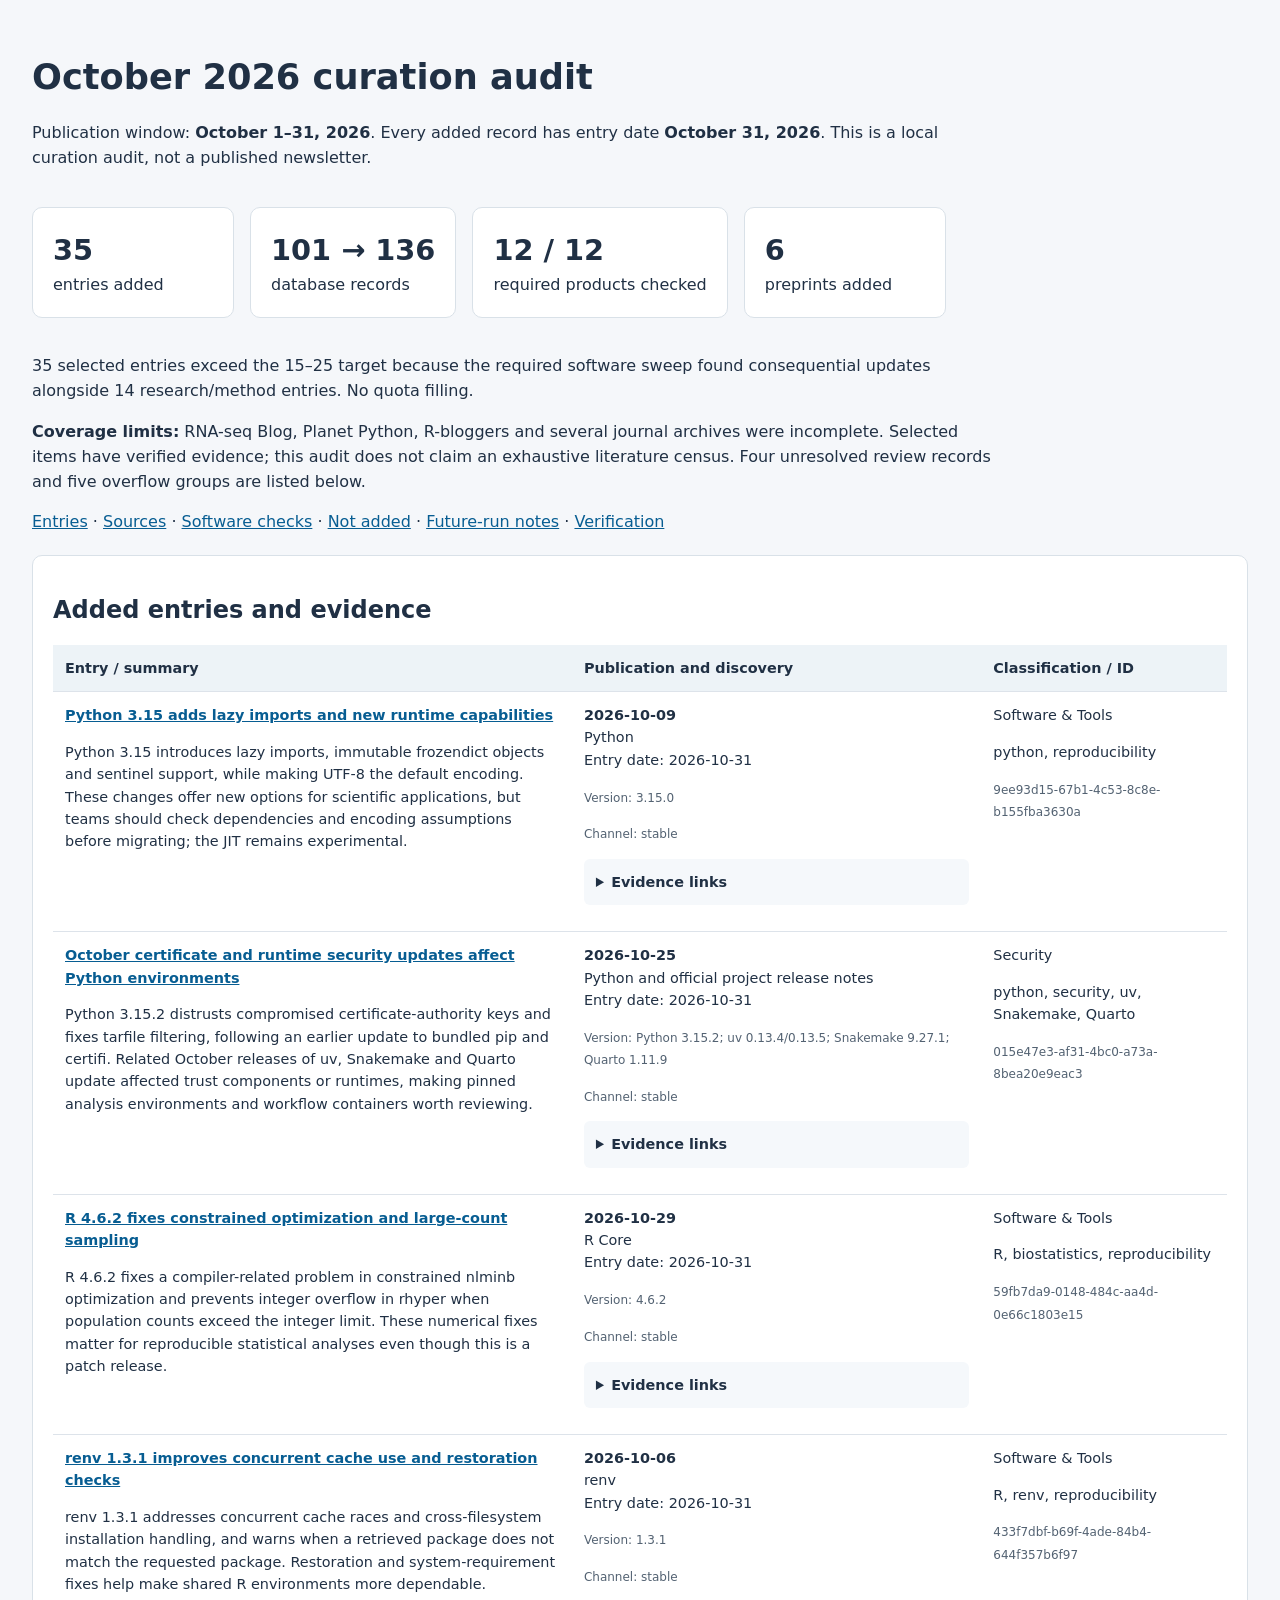
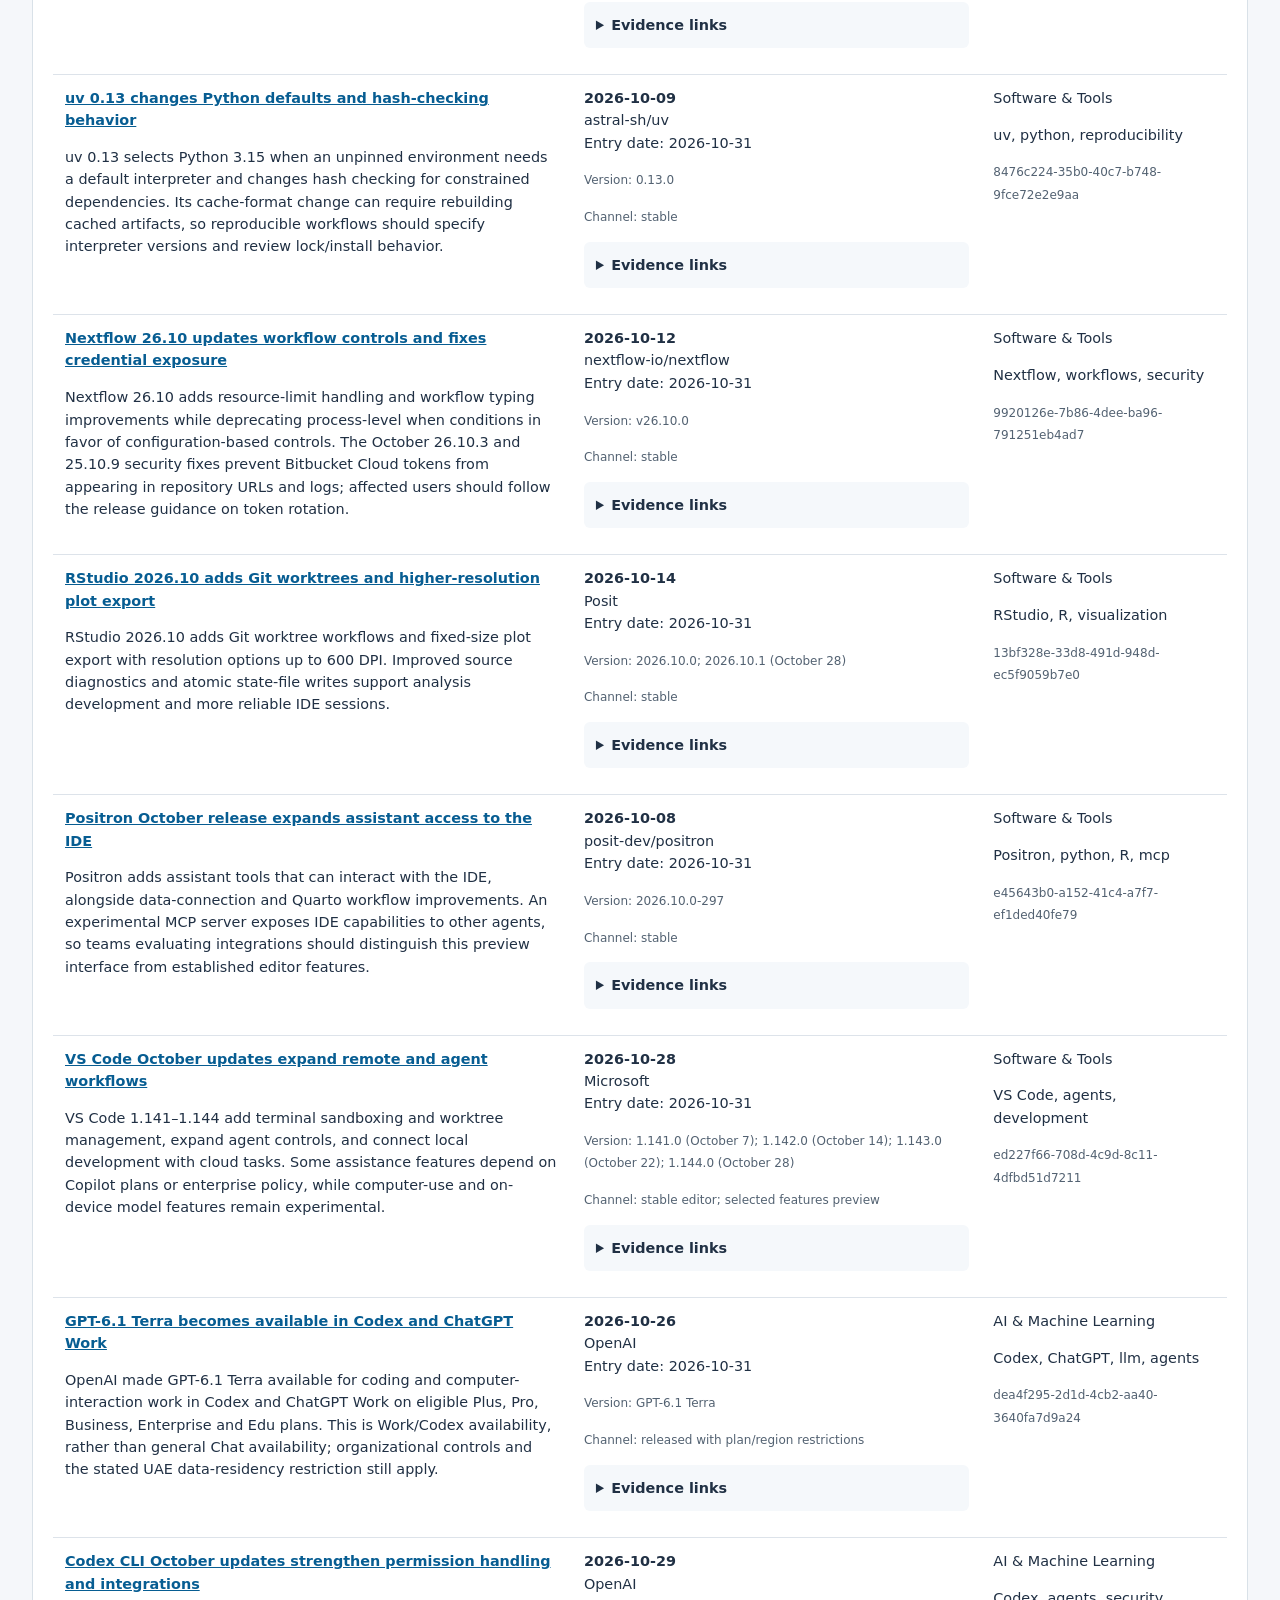
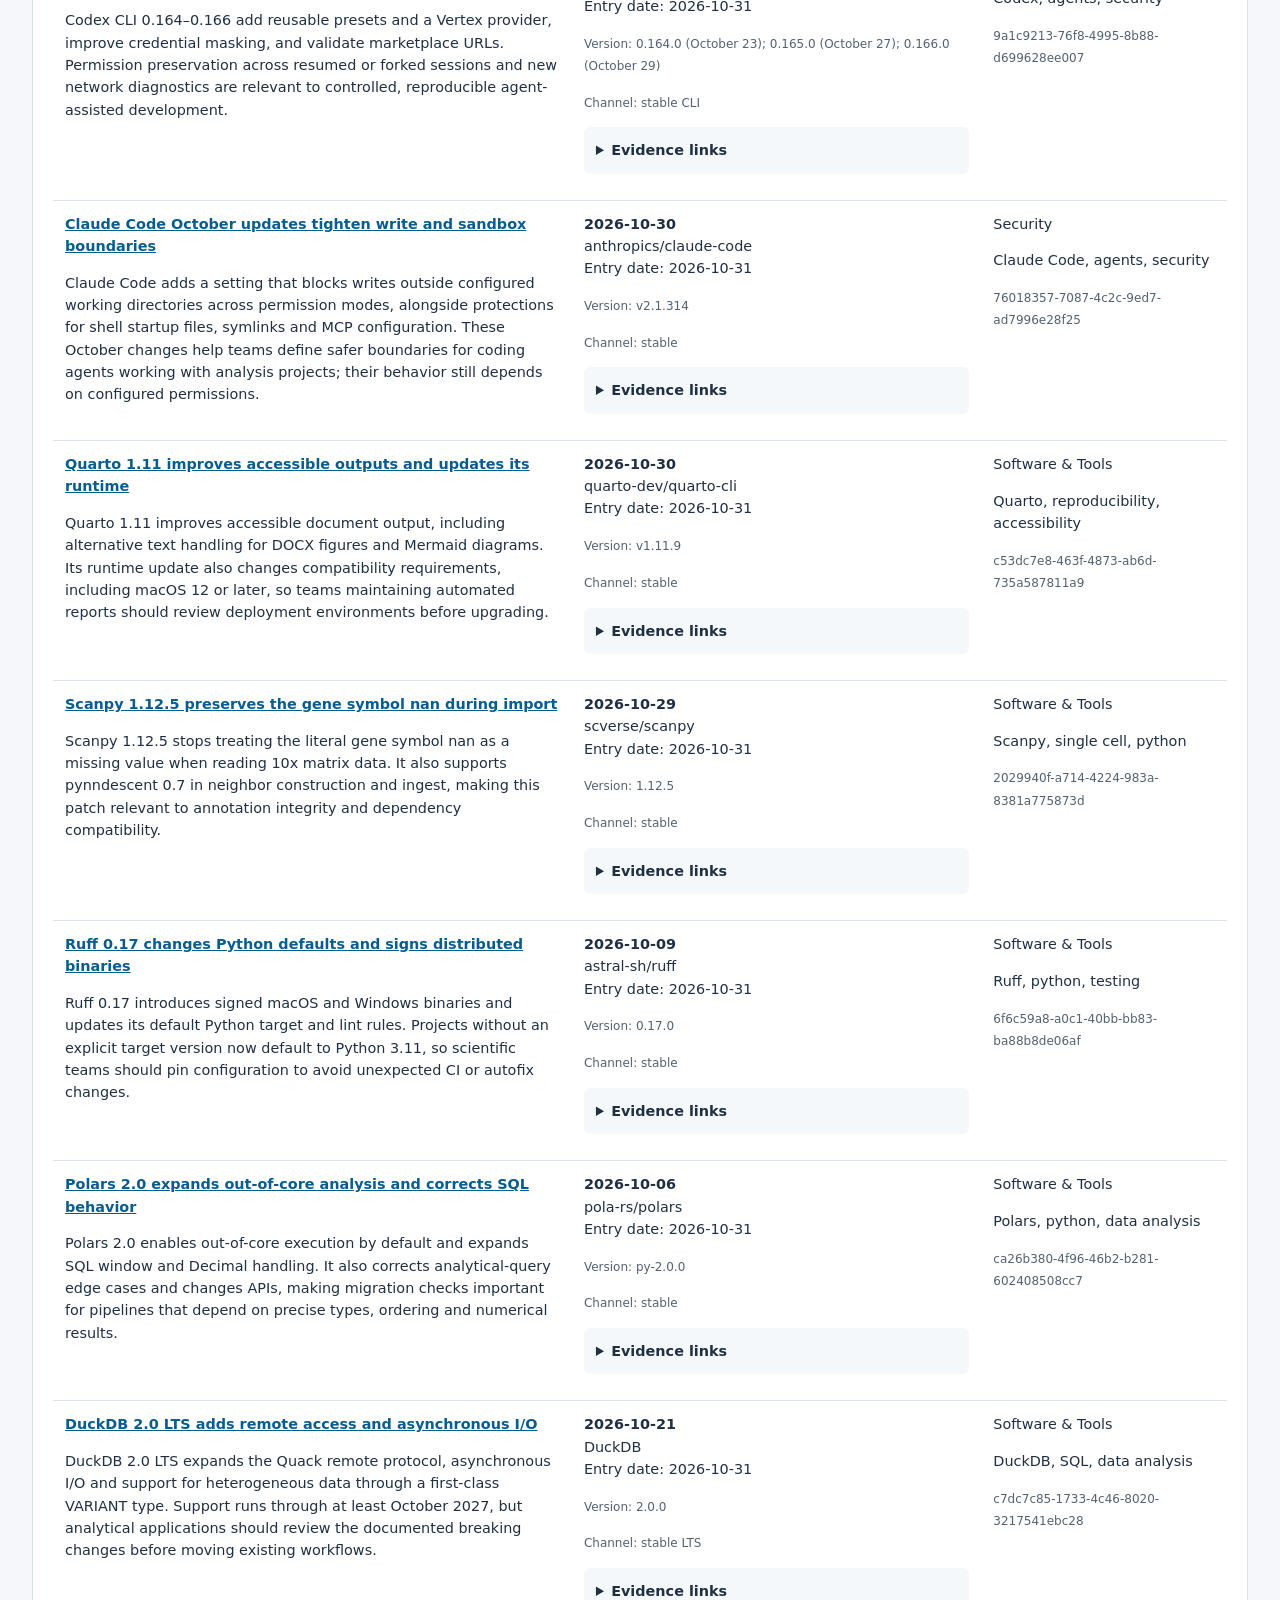
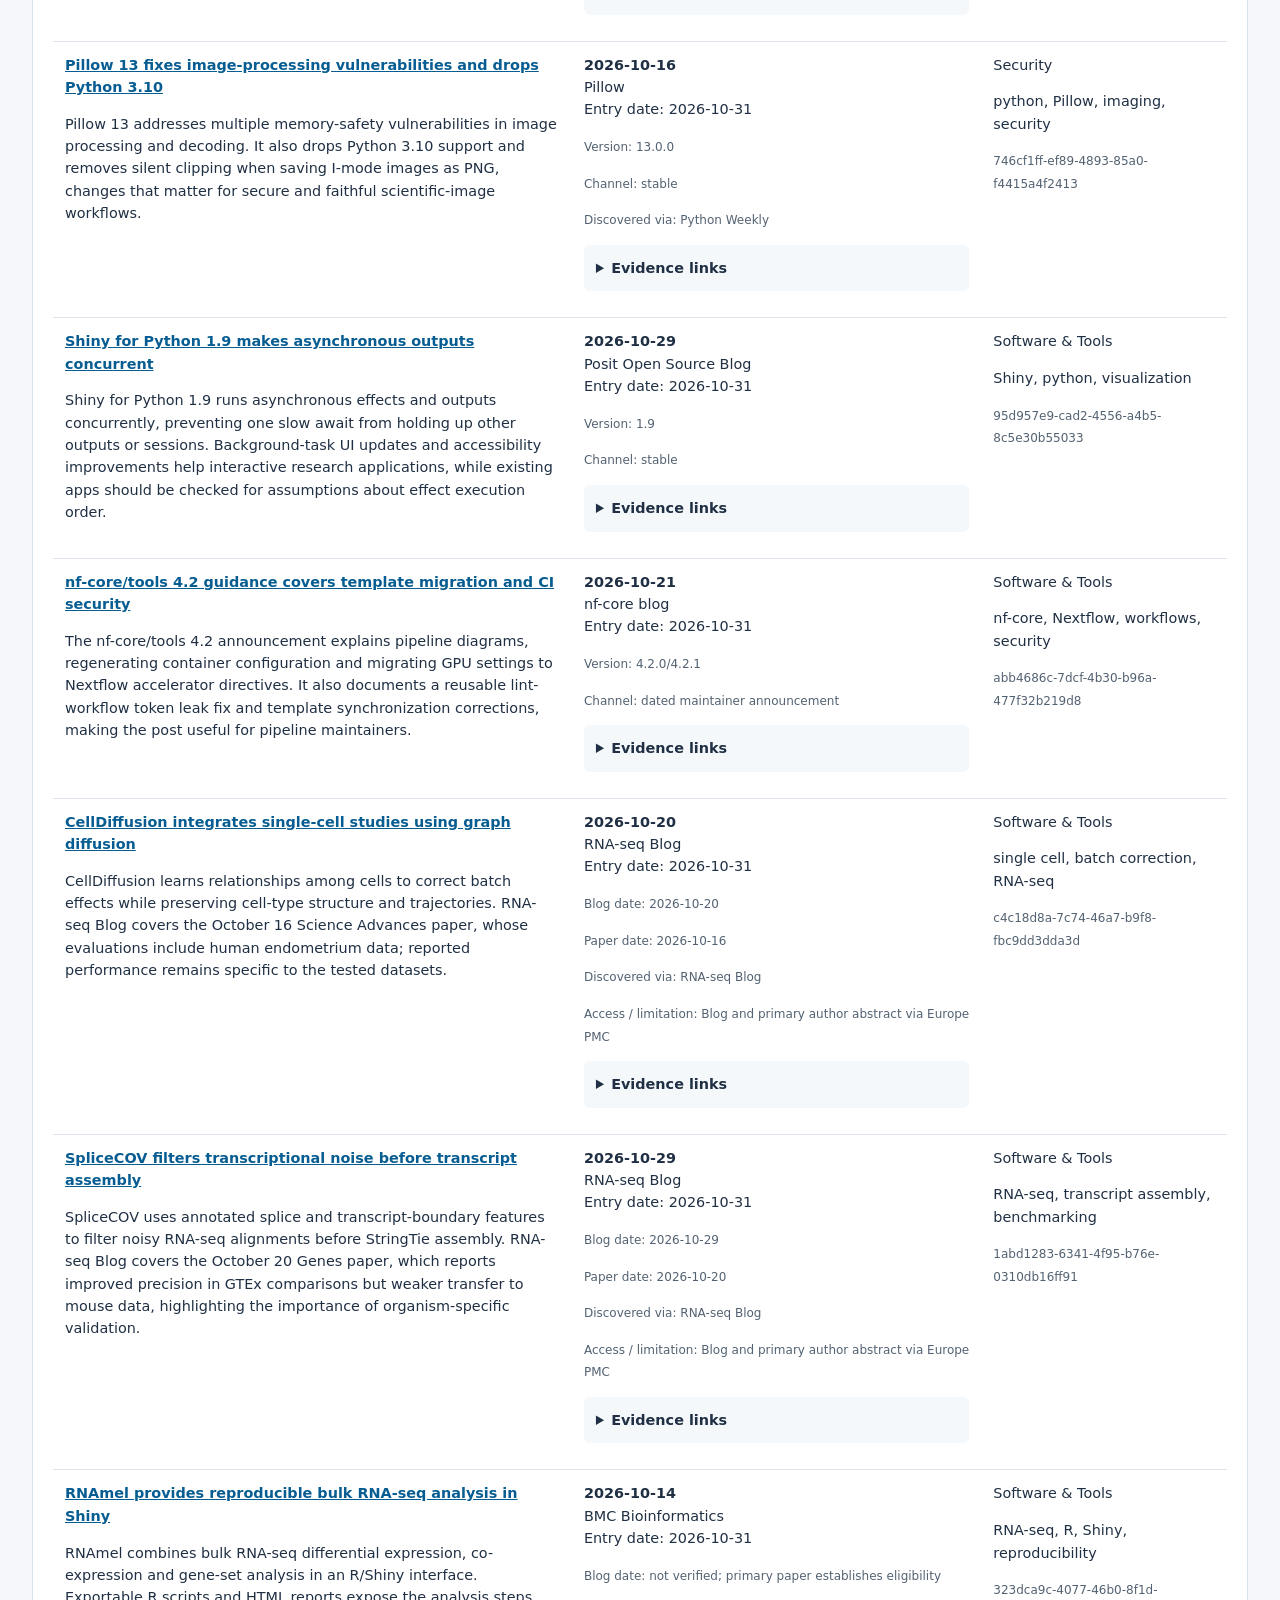
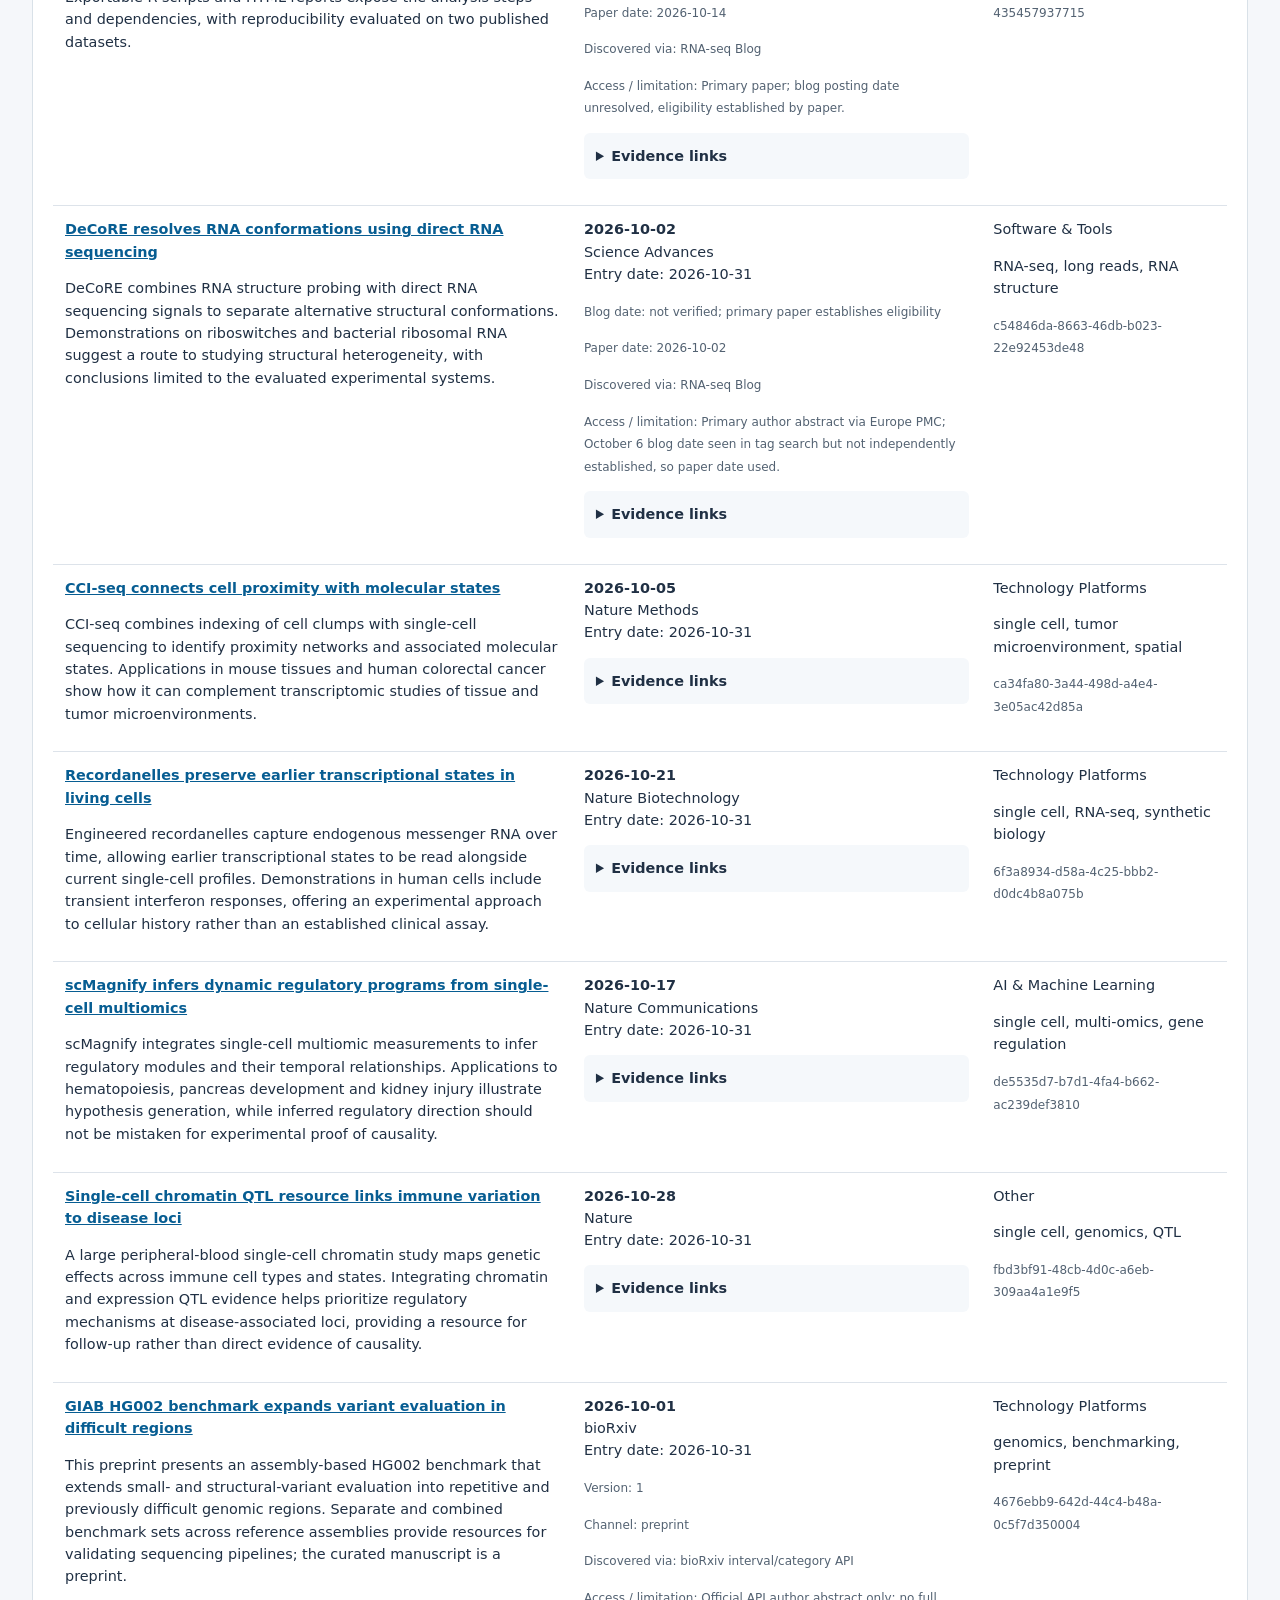
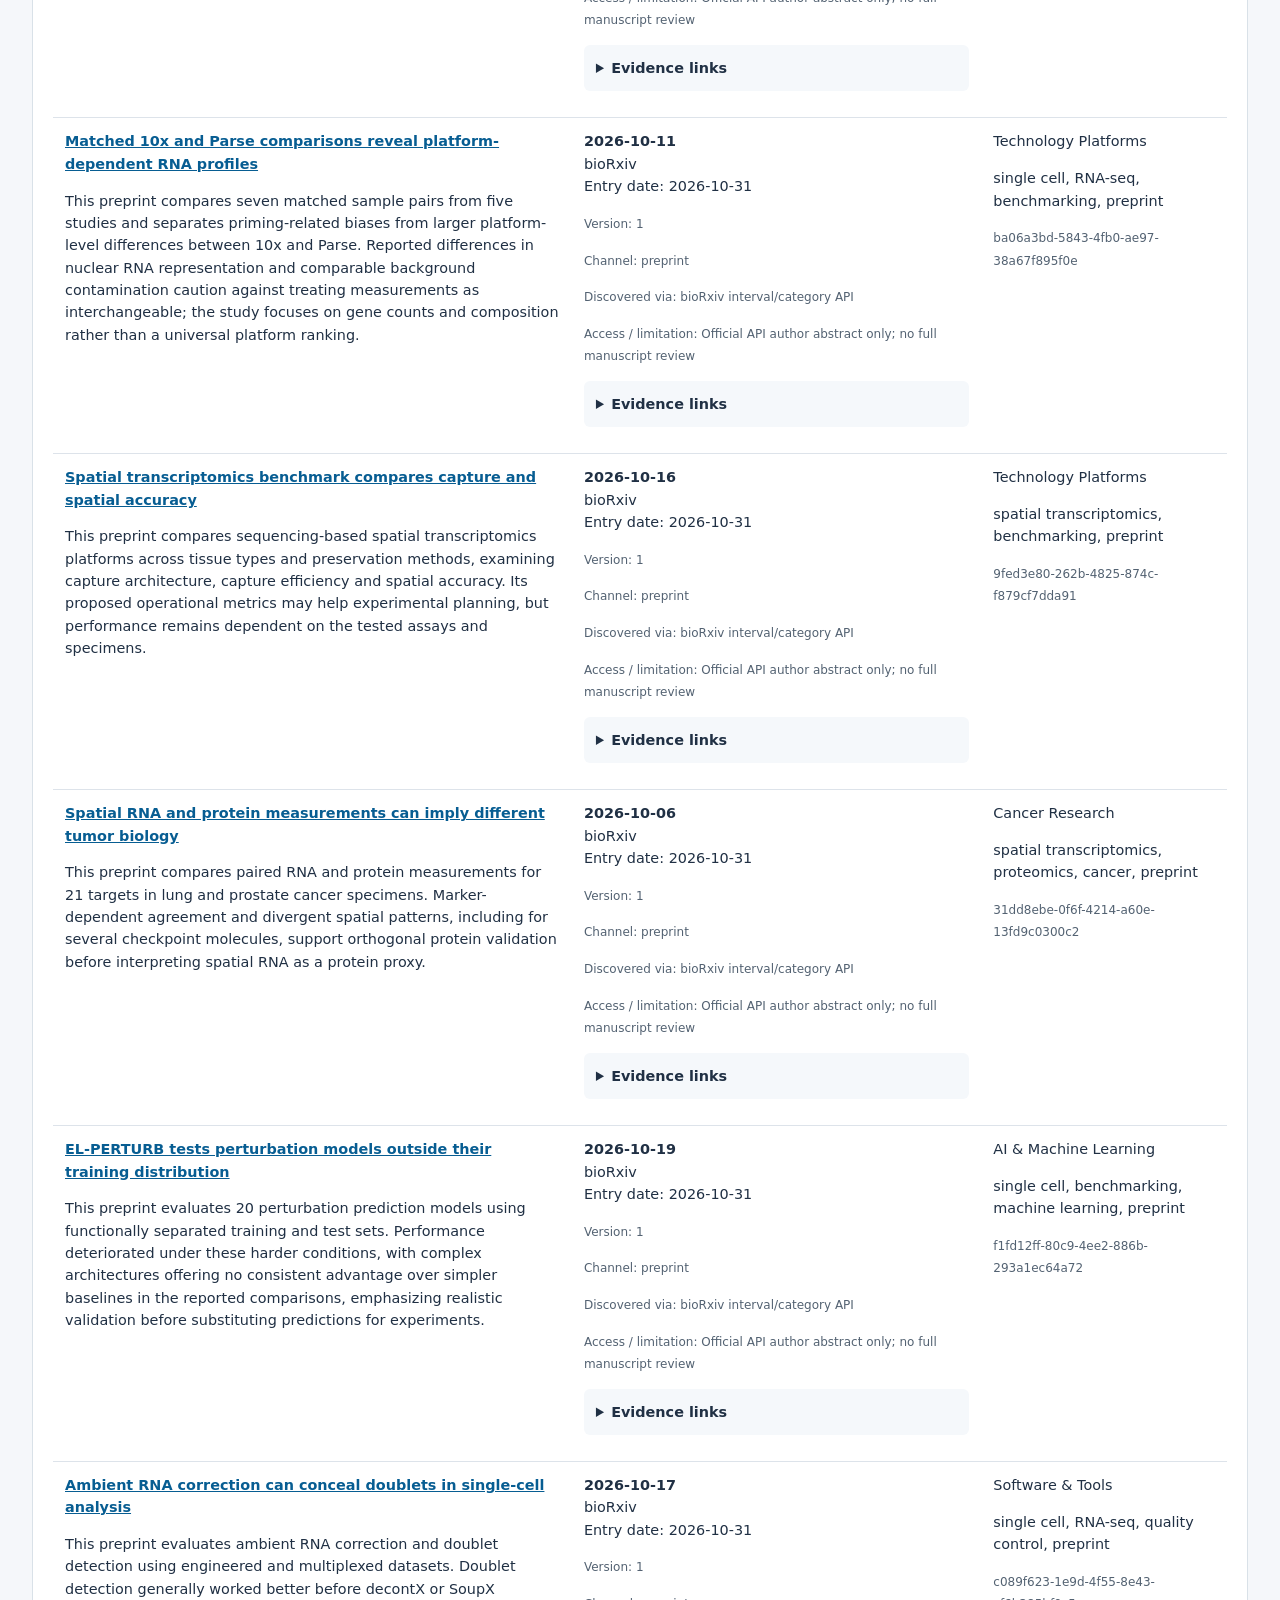
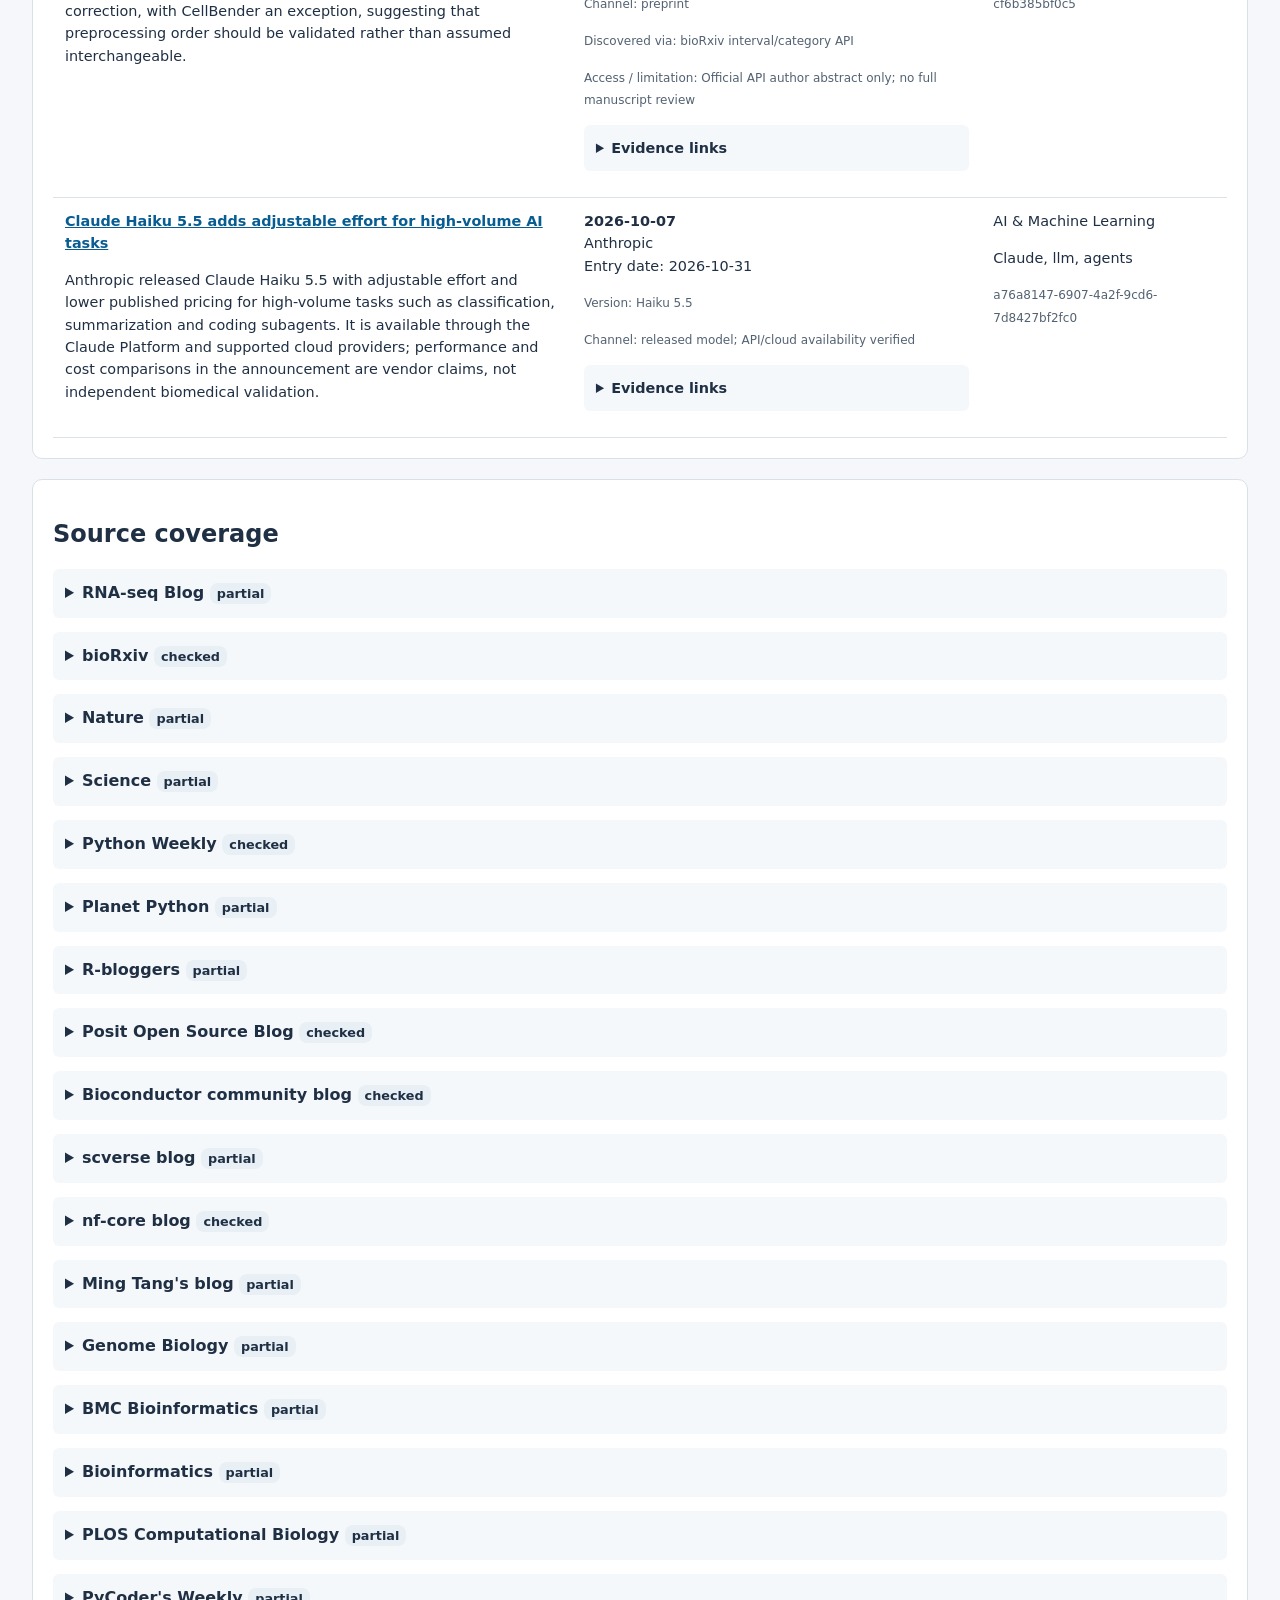
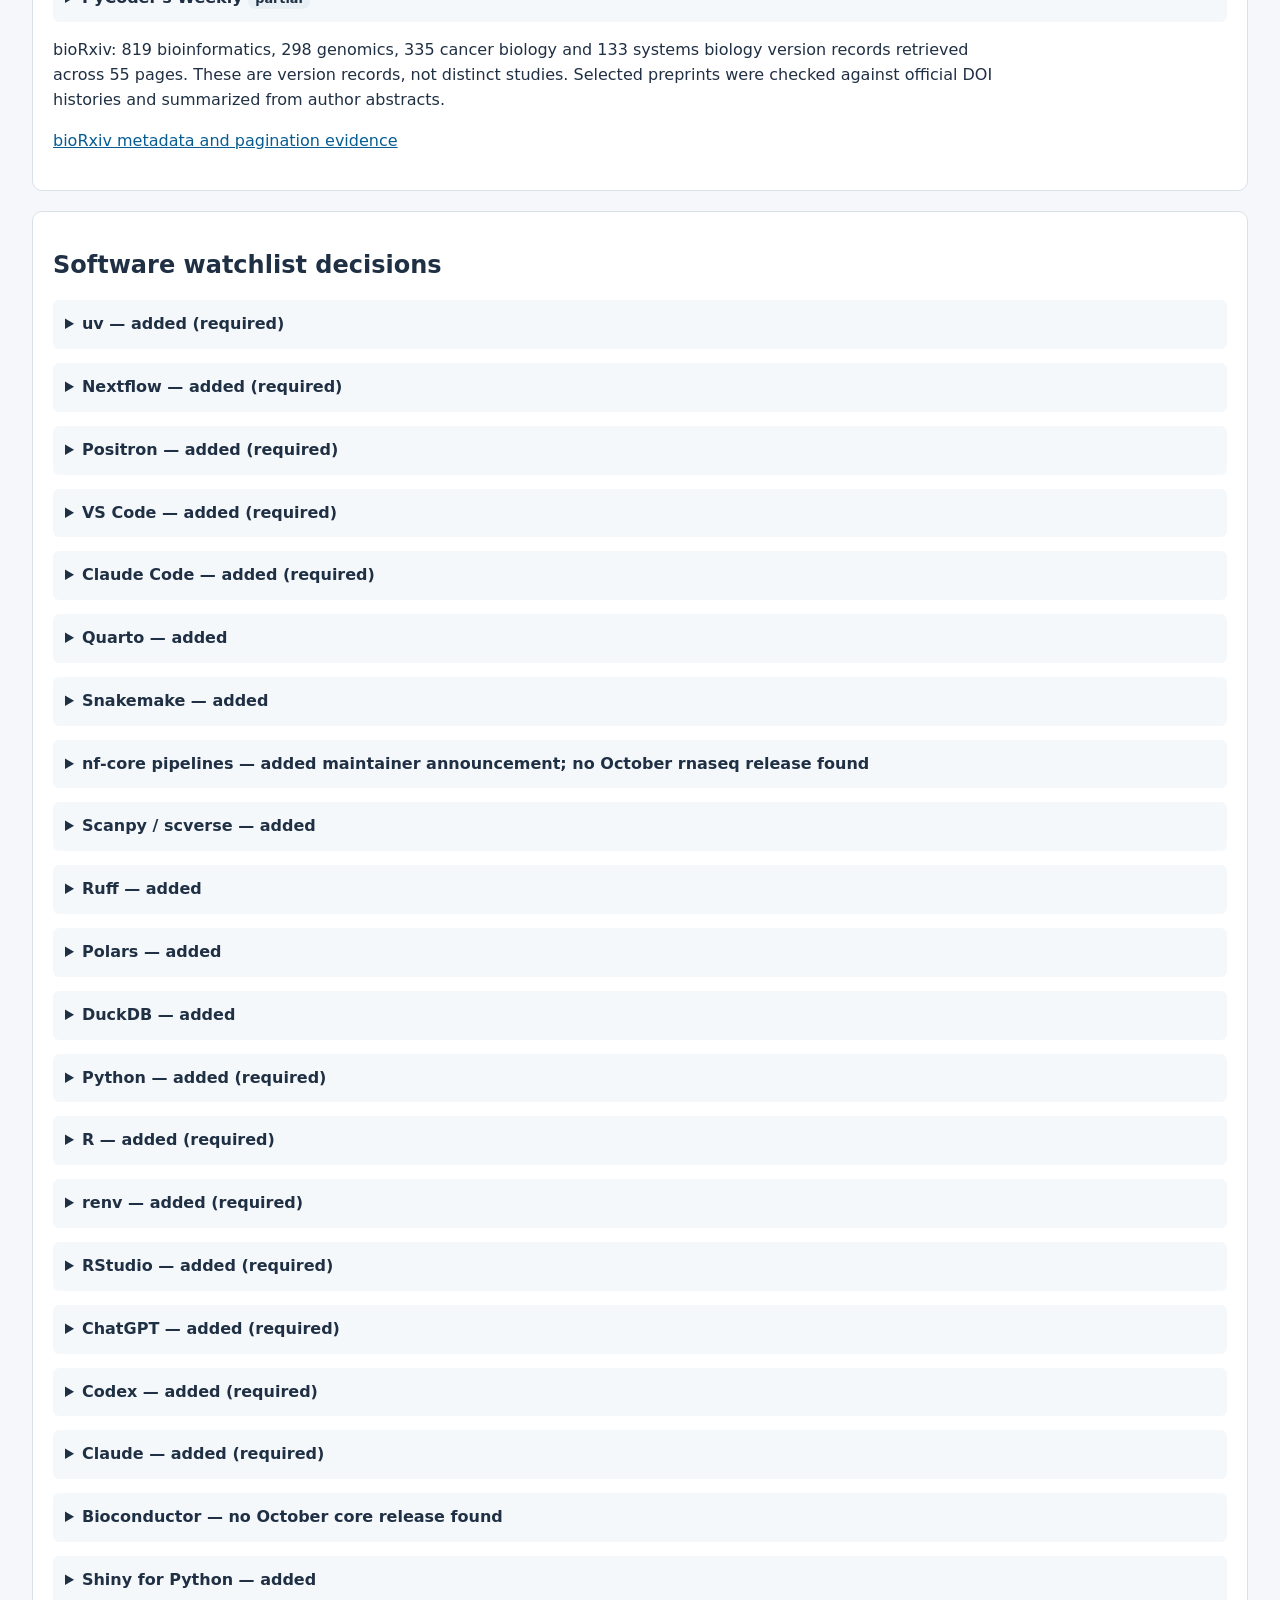
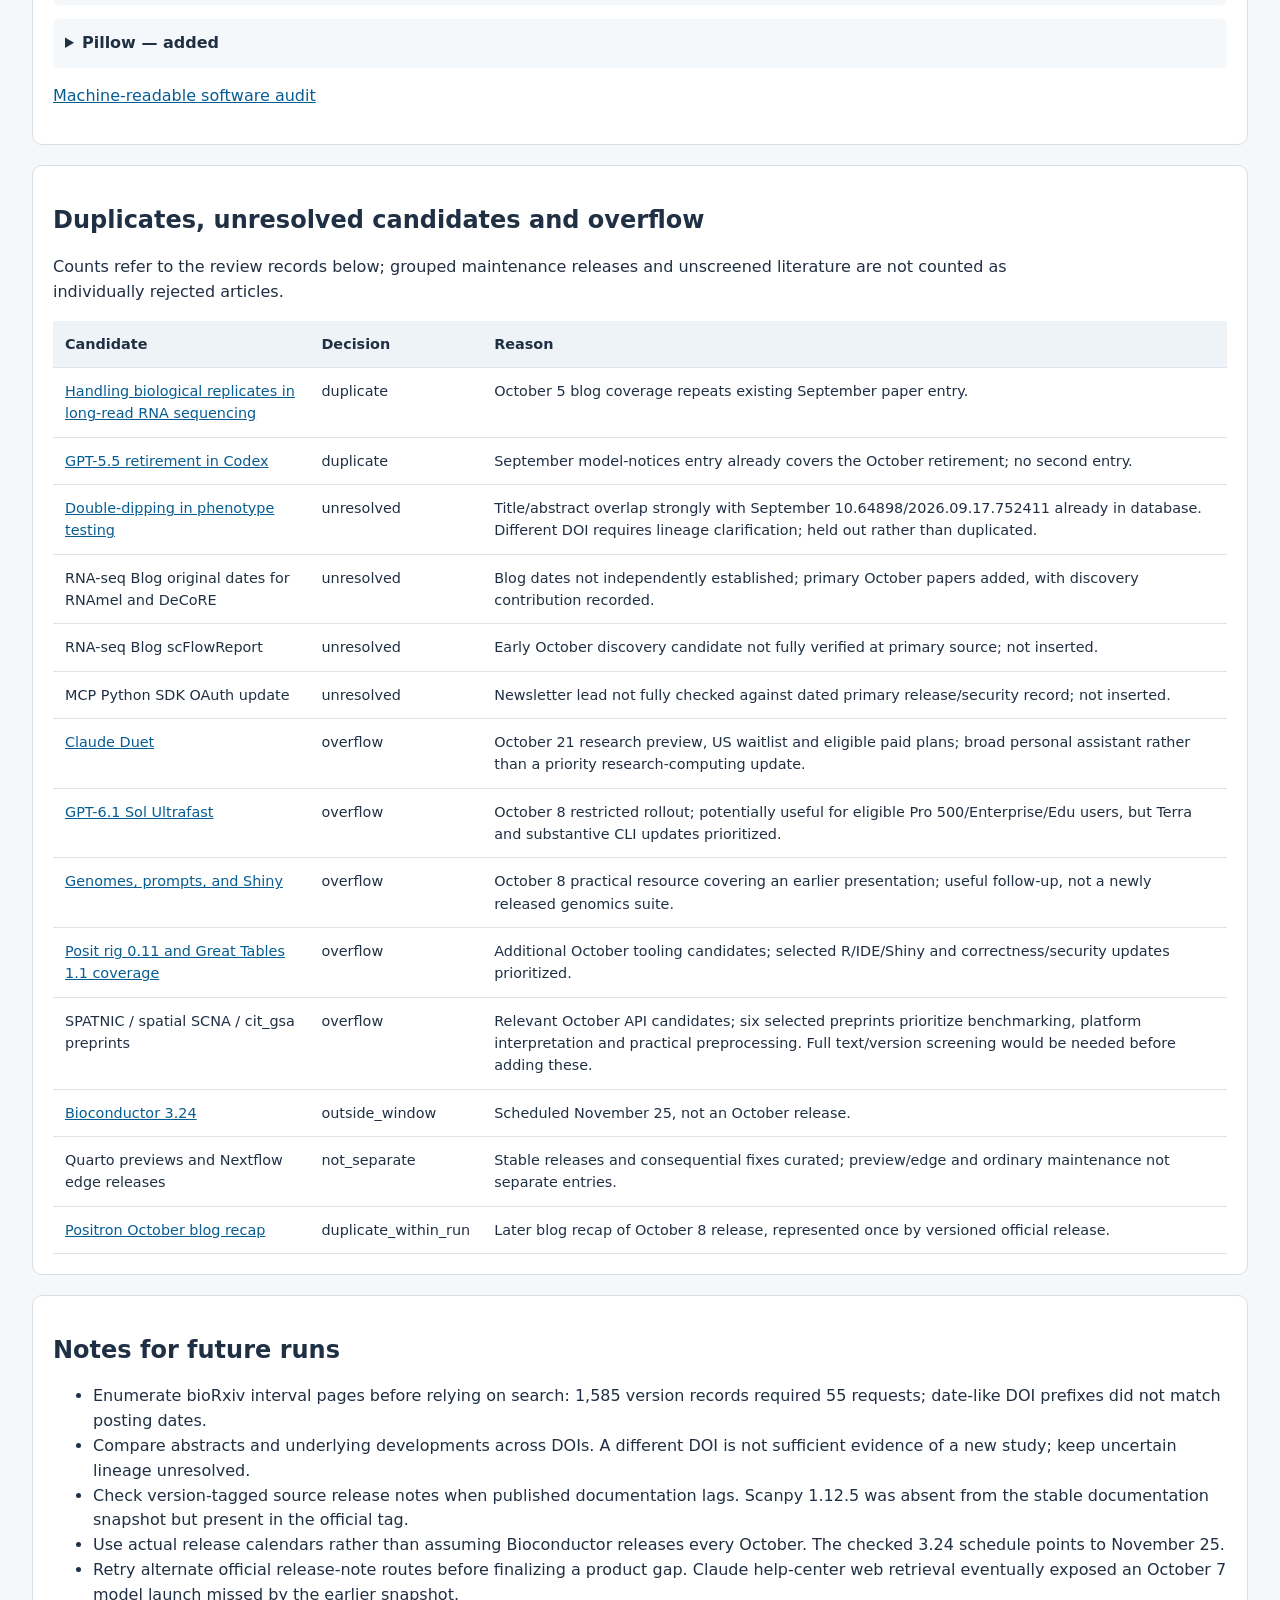
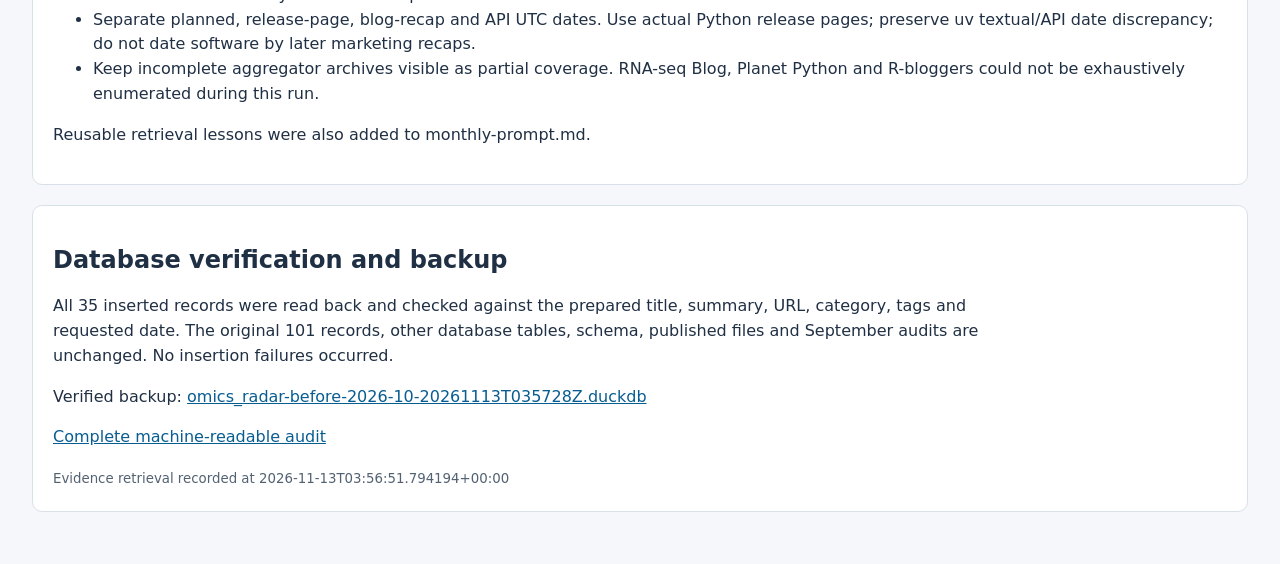
<file: data/curation-2026-10.html>
<!doctype html><html lang="en"><meta charset="utf-8"><meta name="viewport" content="width=device-width, initial-scale=1"><title>October 2026 curation audit — Omics Radar</title><style>body{font:16px/1.55 system-ui,sans-serif;color:#203044;background:#f5f7fa;margin:0}main{max-width:1250px;margin:auto;padding:32px}h1,h2{line-height:1.2}h1{font-size:2.2rem}a{color:#075d92;overflow-wrap:anywhere}p{max-width:95ch}.cards{display:flex;gap:16px;flex-wrap:wrap}.card,section{background:white;border:1px solid #d9e1e8;border-radius:10px;padding:20px;margin:20px 0}.card{min-width:160px}.card strong{font-size:1.8rem;display:block}table{width:100%;border-collapse:collapse;font-size:.9rem}td,th{text-align:left;vertical-align:top;padding:12px;border-bottom:1px solid #dde3ea}th{background:#edf3f7}.scroll{overflow:auto}small{color:#536272}code{overflow-wrap:anywhere}.summary{min-width:300px}details{margin:14px 0;padding:12px;background:#f5f8fb;border-radius:6px}summary{cursor:pointer;font-weight:650}.pill{font-size:.8rem;background:#e8f0f6;padding:3px 7px;border-radius:8px}@media(max-width:600px){main{padding:14px}h1{font-size:1.7rem}}</style><main><h1>October 2026 curation audit</h1><p>Publication window: <strong>October 1–31, 2026</strong>. Every added record has entry date <strong>October 31, 2026</strong>. This is a local curation audit, not a published newsletter.</p><div class="cards"><div class="card"><strong>35</strong>entries added</div><div class="card"><strong>101 → 136</strong>database records</div><div class="card"><strong>12 / 12</strong>required products checked</div><div class="card"><strong>6</strong>preprints added</div></div><p>35 selected entries exceed the 15–25 target because the required software sweep found consequential updates alongside 14 research/method entries. No quota filling.</p><p><strong>Coverage limits:</strong> RNA-seq Blog, Planet Python, R-bloggers and several journal archives were incomplete. Selected items have verified evidence; this audit does not claim an exhaustive literature census. Four unresolved review records and five overflow groups are listed below.</p><nav><a href="#entries">Entries</a> · <a href="#sources">Sources</a> · <a href="#software">Software checks</a> · <a href="#excluded">Not added</a> · <a href="#lessons">Future-run notes</a> · <a href="#verification">Verification</a></nav><section id="entries"><h2>Added entries and evidence</h2><div class="scroll"><table><thead><tr><th>Entry / summary</th><th>Publication and discovery</th><th>Classification / ID</th></tr></thead><tbody><tr id="python"><td class="summary"><strong><a href="https://www.python.org/downloads/release/python-3150/">Python 3.15 adds lazy imports and new runtime capabilities</a></strong><p>Python 3.15 introduces lazy imports, immutable frozendict objects and sentinel support, while making UTF-8 the default encoding. These changes offer new options for scientific applications, but teams should check dependencies and encoding assumptions before migrating; the JIT remains experimental.</p></td><td><strong>2026-10-09</strong><br>Python<br>Entry date: 2026-10-31<p><small>Version: 3.15.0</small></p><p><small>Channel: stable</small></p><details><summary>Evidence links</summary><a href="https://www.python.org/downloads/release/python-3150/">https://www.python.org/downloads/release/python-3150/</a></details></td><td>Software &amp; Tools<p>python, reproducibility</p><small>9ee93d15-67b1-4c53-8c8e-b155fba3630a</small></td></tr><tr id="python-security"><td class="summary"><strong><a href="https://www.python.org/downloads/release/python-3152/">October certificate and runtime security updates affect Python environments</a></strong><p>Python 3.15.2 distrusts compromised certificate-authority keys and fixes tarfile filtering, following an earlier update to bundled pip and certifi. Related October releases of uv, Snakemake and Quarto update affected trust components or runtimes, making pinned analysis environments and workflow containers worth reviewing.</p></td><td><strong>2026-10-25</strong><br>Python and official project release notes<br>Entry date: 2026-10-31<p><small>Version: Python 3.15.2; uv 0.13.4/0.13.5; Snakemake 9.27.1; Quarto 1.11.9</small></p><p><small>Channel: stable</small></p><details><summary>Evidence links</summary><a href="https://www.python.org/downloads/release/python-3152/">https://www.python.org/downloads/release/python-3152/</a><br><a href="https://www.python.org/downloads/release/python-3151/">https://www.python.org/downloads/release/python-3151/</a><br><a href="https://github.com/astral-sh/uv/releases/tag/0.13.4">https://github.com/astral-sh/uv/releases/tag/0.13.4</a><br><a href="https://github.com/astral-sh/uv/releases/tag/0.13.5">https://github.com/astral-sh/uv/releases/tag/0.13.5</a><br><a href="https://github.com/snakemake/snakemake/releases/tag/v9.27.1">https://github.com/snakemake/snakemake/releases/tag/v9.27.1</a><br><a href="https://raw.githubusercontent.com/quarto-dev/quarto-cli/v1.11.9/news/changelog-1.11.md">https://raw.githubusercontent.com/quarto-dev/quarto-cli/v1.11.9/news/changelog-1.11.md</a></details></td><td>Security<p>python, security, uv, Snakemake, Quarto</p><small>015e47e3-af31-4bc0-a73a-8bea20e9eac3</small></td></tr><tr id="r"><td class="summary"><strong><a href="https://stat.ethz.ch/pipermail/r-announce/2026/000729.html">R 4.6.2 fixes constrained optimization and large-count sampling</a></strong><p>R 4.6.2 fixes a compiler-related problem in constrained nlminb optimization and prevents integer overflow in rhyper when population counts exceed the integer limit. These numerical fixes matter for reproducible statistical analyses even though this is a patch release.</p></td><td><strong>2026-10-29</strong><br>R Core<br>Entry date: 2026-10-31<p><small>Version: 4.6.2</small></p><p><small>Channel: stable</small></p><details><summary>Evidence links</summary><a href="https://stat.ethz.ch/pipermail/r-announce/2026/000729.html">https://stat.ethz.ch/pipermail/r-announce/2026/000729.html</a></details></td><td>Software &amp; Tools<p>R, biostatistics, reproducibility</p><small>59fb7da9-0148-484c-aa4d-0e66c1803e15</small></td></tr><tr id="renv"><td class="summary"><strong><a href="https://rstudio.github.io/renv/news/index.html#renv-131">renv 1.3.1 improves concurrent cache use and restoration checks</a></strong><p>renv 1.3.1 addresses concurrent cache races and cross-filesystem installation handling, and warns when a retrieved package does not match the requested package. Restoration and system-requirement fixes help make shared R environments more dependable.</p></td><td><strong>2026-10-06</strong><br>renv<br>Entry date: 2026-10-31<p><small>Version: 1.3.1</small></p><p><small>Channel: stable</small></p><details><summary>Evidence links</summary><a href="https://rstudio.github.io/renv/news/index.html#renv-131">https://rstudio.github.io/renv/news/index.html#renv-131</a></details></td><td>Software &amp; Tools<p>R, renv, reproducibility</p><small>433f7dbf-b69f-4ade-84b4-644f357b6f97</small></td></tr><tr id="uv"><td class="summary"><strong><a href="https://github.com/astral-sh/uv/releases/tag/0.13.0">uv 0.13 changes Python defaults and hash-checking behavior</a></strong><p>uv 0.13 selects Python 3.15 when an unpinned environment needs a default interpreter and changes hash checking for constrained dependencies. Its cache-format change can require rebuilding cached artifacts, so reproducible workflows should specify interpreter versions and review lock/install behavior.</p></td><td><strong>2026-10-09</strong><br>astral-sh/uv<br>Entry date: 2026-10-31<p><small>Version: 0.13.0</small></p><p><small>Channel: stable</small></p><details><summary>Evidence links</summary><a href="https://github.com/astral-sh/uv/releases/tag/0.13.0">https://github.com/astral-sh/uv/releases/tag/0.13.0</a></details></td><td>Software &amp; Tools<p>uv, python, reproducibility</p><small>8476c224-35b0-40c7-b748-9fce72e2e9aa</small></td></tr><tr id="nextflow"><td class="summary"><strong><a href="https://github.com/nextflow-io/nextflow/releases/tag/v26.10.0">Nextflow 26.10 updates workflow controls and fixes credential exposure</a></strong><p>Nextflow 26.10 adds resource-limit handling and workflow typing improvements while deprecating process-level when conditions in favor of configuration-based controls. The October 26.10.3 and 25.10.9 security fixes prevent Bitbucket Cloud tokens from appearing in repository URLs and logs; affected users should follow the release guidance on token rotation.</p></td><td><strong>2026-10-12</strong><br>nextflow-io/nextflow<br>Entry date: 2026-10-31<p><small>Version: v26.10.0</small></p><p><small>Channel: stable</small></p><details><summary>Evidence links</summary><a href="https://github.com/nextflow-io/nextflow/releases/tag/v26.10.0">https://github.com/nextflow-io/nextflow/releases/tag/v26.10.0</a><br><a href="https://github.com/nextflow-io/nextflow/releases/tag/v26.10.3">https://github.com/nextflow-io/nextflow/releases/tag/v26.10.3</a><br><a href="https://github.com/nextflow-io/nextflow/releases/tag/v25.10.9">https://github.com/nextflow-io/nextflow/releases/tag/v25.10.9</a></details></td><td>Software &amp; Tools<p>Nextflow, workflows, security</p><small>9920126e-7b86-4dee-ba96-791251eb4ad7</small></td></tr><tr id="rstudio"><td class="summary"><strong><a href="https://docs.posit.co/ide/news/index.html#rstudio-2026.10.0">RStudio 2026.10 adds Git worktrees and higher-resolution plot export</a></strong><p>RStudio 2026.10 adds Git worktree workflows and fixed-size plot export with resolution options up to 600 DPI. Improved source diagnostics and atomic state-file writes support analysis development and more reliable IDE sessions.</p></td><td><strong>2026-10-14</strong><br>Posit<br>Entry date: 2026-10-31<p><small>Version: 2026.10.0; 2026.10.1 (October 28)</small></p><p><small>Channel: stable</small></p><details><summary>Evidence links</summary><a href="https://docs.posit.co/ide/news/index.html#rstudio-2026.10.0">https://docs.posit.co/ide/news/index.html#rstudio-2026.10.0</a></details></td><td>Software &amp; Tools<p>RStudio, R, visualization</p><small>13bf328e-33d8-491d-948d-ec5f9059b7e0</small></td></tr><tr id="positron"><td class="summary"><strong><a href="https://github.com/posit-dev/positron/releases/tag/2026.10.0-297">Positron October release expands assistant access to the IDE</a></strong><p>Positron adds assistant tools that can interact with the IDE, alongside data-connection and Quarto workflow improvements. An experimental MCP server exposes IDE capabilities to other agents, so teams evaluating integrations should distinguish this preview interface from established editor features.</p></td><td><strong>2026-10-08</strong><br>posit-dev/positron<br>Entry date: 2026-10-31<p><small>Version: 2026.10.0-297</small></p><p><small>Channel: stable</small></p><details><summary>Evidence links</summary><a href="https://github.com/posit-dev/positron/releases/tag/2026.10.0-297">https://github.com/posit-dev/positron/releases/tag/2026.10.0-297</a></details></td><td>Software &amp; Tools<p>Positron, python, R, mcp</p><small>e45643b0-a152-41c4-a7f7-ef1ded40fe79</small></td></tr><tr id="vscode"><td class="summary"><strong><a href="https://code.visualstudio.com/updates/v1_144">VS Code October updates expand remote and agent workflows</a></strong><p>VS Code 1.141–1.144 add terminal sandboxing and worktree management, expand agent controls, and connect local development with cloud tasks. Some assistance features depend on Copilot plans or enterprise policy, while computer-use and on-device model features remain experimental.</p></td><td><strong>2026-10-28</strong><br>Microsoft<br>Entry date: 2026-10-31<p><small>Version: 1.141.0 (October 7); 1.142.0 (October 14); 1.143.0 (October 22); 1.144.0 (October 28)</small></p><p><small>Channel: stable editor; selected features preview</small></p><details><summary>Evidence links</summary><a href="https://code.visualstudio.com/updates/v1_144">https://code.visualstudio.com/updates/v1_144</a><br><a href="https://code.visualstudio.com/updates/v1_141">https://code.visualstudio.com/updates/v1_141</a><br><a href="https://code.visualstudio.com/updates/v1_142">https://code.visualstudio.com/updates/v1_142</a><br><a href="https://code.visualstudio.com/updates/v1_143">https://code.visualstudio.com/updates/v1_143</a></details></td><td>Software &amp; Tools<p>VS Code, agents, development</p><small>ed227f66-708d-4c9d-8c11-4dfbd51d7211</small></td></tr><tr id="terra"><td class="summary"><strong><a href="https://learn.chatgpt.com/docs/changelog#codex-2026-10-26-gpt-61-terra">GPT-6.1 Terra becomes available in Codex and ChatGPT Work</a></strong><p>OpenAI made GPT-6.1 Terra available for coding and computer-interaction work in Codex and ChatGPT Work on eligible Plus, Pro, Business, Enterprise and Edu plans. This is Work/Codex availability, rather than general Chat availability; organizational controls and the stated UAE data-residency restriction still apply.</p></td><td><strong>2026-10-26</strong><br>OpenAI<br>Entry date: 2026-10-31<p><small>Version: GPT-6.1 Terra</small></p><p><small>Channel: released with plan/region restrictions</small></p><details><summary>Evidence links</summary><a href="https://learn.chatgpt.com/docs/changelog#codex-2026-10-26-gpt-61-terra">https://learn.chatgpt.com/docs/changelog#codex-2026-10-26-gpt-61-terra</a></details></td><td>AI &amp; Machine Learning<p>Codex, ChatGPT, llm, agents</p><small>dea4f295-2d1d-4cb2-aa40-3640fa7d9a24</small></td></tr><tr id="codex-cli"><td class="summary"><strong><a href="https://learn.chatgpt.com/docs/changelog#github-release-428320524">Codex CLI October updates strengthen permission handling and integrations</a></strong><p>Codex CLI 0.164–0.166 add reusable presets and a Vertex provider, improve credential masking, and validate marketplace URLs. Permission preservation across resumed or forked sessions and new network diagnostics are relevant to controlled, reproducible agent-assisted development.</p></td><td><strong>2026-10-29</strong><br>OpenAI<br>Entry date: 2026-10-31<p><small>Version: 0.164.0 (October 23); 0.165.0 (October 27); 0.166.0 (October 29)</small></p><p><small>Channel: stable CLI</small></p><details><summary>Evidence links</summary><a href="https://learn.chatgpt.com/docs/changelog#github-release-428320524">https://learn.chatgpt.com/docs/changelog#github-release-428320524</a><br><a href="https://learn.chatgpt.com/docs/changelog#github-release-421457270">https://learn.chatgpt.com/docs/changelog#github-release-421457270</a><br><a href="https://learn.chatgpt.com/docs/changelog#github-release-425927431">https://learn.chatgpt.com/docs/changelog#github-release-425927431</a></details></td><td>AI &amp; Machine Learning<p>Codex, agents, security</p><small>9a1c9213-76f8-4995-8b88-d699628ee007</small></td></tr><tr id="claude-code"><td class="summary"><strong><a href="https://github.com/anthropics/claude-code/releases/tag/v2.1.314">Claude Code October updates tighten write and sandbox boundaries</a></strong><p>Claude Code adds a setting that blocks writes outside configured working directories across permission modes, alongside protections for shell startup files, symlinks and MCP configuration. These October changes help teams define safer boundaries for coding agents working with analysis projects; their behavior still depends on configured permissions.</p></td><td><strong>2026-10-30</strong><br>anthropics/claude-code<br>Entry date: 2026-10-31<p><small>Version: v2.1.314</small></p><p><small>Channel: stable</small></p><details><summary>Evidence links</summary><a href="https://github.com/anthropics/claude-code/releases/tag/v2.1.314">https://github.com/anthropics/claude-code/releases/tag/v2.1.314</a><br><a href="https://github.com/anthropics/claude-code/releases/tag/v2.1.309">https://github.com/anthropics/claude-code/releases/tag/v2.1.309</a></details></td><td>Security<p>Claude Code, agents, security</p><small>76018357-7087-4c2c-9ed7-ad7996e28f25</small></td></tr><tr id="quarto"><td class="summary"><strong><a href="https://github.com/quarto-dev/quarto-cli/releases/tag/v1.11.9">Quarto 1.11 improves accessible outputs and updates its runtime</a></strong><p>Quarto 1.11 improves accessible document output, including alternative text handling for DOCX figures and Mermaid diagrams. Its runtime update also changes compatibility requirements, including macOS 12 or later, so teams maintaining automated reports should review deployment environments before upgrading.</p></td><td><strong>2026-10-30</strong><br>quarto-dev/quarto-cli<br>Entry date: 2026-10-31<p><small>Version: v1.11.9</small></p><p><small>Channel: stable</small></p><details><summary>Evidence links</summary><a href="https://github.com/quarto-dev/quarto-cli/releases/tag/v1.11.9">https://github.com/quarto-dev/quarto-cli/releases/tag/v1.11.9</a><br><a href="https://raw.githubusercontent.com/quarto-dev/quarto-cli/v1.11.9/news/changelog-1.11.md">https://raw.githubusercontent.com/quarto-dev/quarto-cli/v1.11.9/news/changelog-1.11.md</a></details></td><td>Software &amp; Tools<p>Quarto, reproducibility, accessibility</p><small>c53dc7e8-463f-4873-ab6d-735a587811a9</small></td></tr><tr id="scanpy"><td class="summary"><strong><a href="https://github.com/scverse/scanpy/releases/tag/1.12.5">Scanpy 1.12.5 preserves the gene symbol nan during import</a></strong><p>Scanpy 1.12.5 stops treating the literal gene symbol nan as a missing value when reading 10x matrix data. It also supports pynndescent 0.7 in neighbor construction and ingest, making this patch relevant to annotation integrity and dependency compatibility.</p></td><td><strong>2026-10-29</strong><br>scverse/scanpy<br>Entry date: 2026-10-31<p><small>Version: 1.12.5</small></p><p><small>Channel: stable</small></p><details><summary>Evidence links</summary><a href="https://github.com/scverse/scanpy/releases/tag/1.12.5">https://github.com/scverse/scanpy/releases/tag/1.12.5</a><br><a href="https://raw.githubusercontent.com/scverse/scanpy/1.12.5/docs/release-notes/1.12.5.md">https://raw.githubusercontent.com/scverse/scanpy/1.12.5/docs/release-notes/1.12.5.md</a></details></td><td>Software &amp; Tools<p>Scanpy, single cell, python</p><small>2029940f-a714-4224-983a-8381a775873d</small></td></tr><tr id="ruff"><td class="summary"><strong><a href="https://github.com/astral-sh/ruff/releases/tag/0.17.0">Ruff 0.17 changes Python defaults and signs distributed binaries</a></strong><p>Ruff 0.17 introduces signed macOS and Windows binaries and updates its default Python target and lint rules. Projects without an explicit target version now default to Python 3.11, so scientific teams should pin configuration to avoid unexpected CI or autofix changes.</p></td><td><strong>2026-10-09</strong><br>astral-sh/ruff<br>Entry date: 2026-10-31<p><small>Version: 0.17.0</small></p><p><small>Channel: stable</small></p><details><summary>Evidence links</summary><a href="https://github.com/astral-sh/ruff/releases/tag/0.17.0">https://github.com/astral-sh/ruff/releases/tag/0.17.0</a></details></td><td>Software &amp; Tools<p>Ruff, python, testing</p><small>6f6c59a8-a0c1-40bb-bb83-ba88b8de06af</small></td></tr><tr id="polars"><td class="summary"><strong><a href="https://github.com/pola-rs/polars/releases/tag/py-2.0.0">Polars 2.0 expands out-of-core analysis and corrects SQL behavior</a></strong><p>Polars 2.0 enables out-of-core execution by default and expands SQL window and Decimal handling. It also corrects analytical-query edge cases and changes APIs, making migration checks important for pipelines that depend on precise types, ordering and numerical results.</p></td><td><strong>2026-10-06</strong><br>pola-rs/polars<br>Entry date: 2026-10-31<p><small>Version: py-2.0.0</small></p><p><small>Channel: stable</small></p><details><summary>Evidence links</summary><a href="https://github.com/pola-rs/polars/releases/tag/py-2.0.0">https://github.com/pola-rs/polars/releases/tag/py-2.0.0</a></details></td><td>Software &amp; Tools<p>Polars, python, data analysis</p><small>ca26b380-4f96-46b2-b281-602408508cc7</small></td></tr><tr id="duckdb"><td class="summary"><strong><a href="https://duckdb.org/2026/10/21/announcing-duckdb-200">DuckDB 2.0 LTS adds remote access and asynchronous I/O</a></strong><p>DuckDB 2.0 LTS expands the Quack remote protocol, asynchronous I/O and support for heterogeneous data through a first-class VARIANT type. Support runs through at least October 2027, but analytical applications should review the documented breaking changes before moving existing workflows.</p></td><td><strong>2026-10-21</strong><br>DuckDB<br>Entry date: 2026-10-31<p><small>Version: 2.0.0</small></p><p><small>Channel: stable LTS</small></p><details><summary>Evidence links</summary><a href="https://duckdb.org/2026/10/21/announcing-duckdb-200">https://duckdb.org/2026/10/21/announcing-duckdb-200</a></details></td><td>Software &amp; Tools<p>DuckDB, SQL, data analysis</p><small>c7dc7c85-1733-4c46-8020-3217541ebc28</small></td></tr><tr id="pillow"><td class="summary"><strong><a href="https://pillow.readthedocs.io/en/stable/releasenotes/13.0.0.html">Pillow 13 fixes image-processing vulnerabilities and drops Python 3.10</a></strong><p>Pillow 13 addresses multiple memory-safety vulnerabilities in image processing and decoding. It also drops Python 3.10 support and removes silent clipping when saving I-mode images as PNG, changes that matter for secure and faithful scientific-image workflows.</p></td><td><strong>2026-10-16</strong><br>Pillow<br>Entry date: 2026-10-31<p><small>Version: 13.0.0</small></p><p><small>Channel: stable</small></p><p><small>Discovered via: Python Weekly</small></p><details><summary>Evidence links</summary><a href="https://pillow.readthedocs.io/en/stable/releasenotes/13.0.0.html">https://pillow.readthedocs.io/en/stable/releasenotes/13.0.0.html</a><br><a href="https://www.pythonweekly.com/p/python-weekly-issue-769-october-29-2026">https://www.pythonweekly.com/p/python-weekly-issue-769-october-29-2026</a></details></td><td>Security<p>python, Pillow, imaging, security</p><small>746cf1ff-ef89-4893-85a0-f4415a4f2413</small></td></tr><tr id="shiny"><td class="summary"><strong><a href="https://opensource.posit.co/blog/2026-10-29_shiny-python-1-9/">Shiny for Python 1.9 makes asynchronous outputs concurrent</a></strong><p>Shiny for Python 1.9 runs asynchronous effects and outputs concurrently, preventing one slow await from holding up other outputs or sessions. Background-task UI updates and accessibility improvements help interactive research applications, while existing apps should be checked for assumptions about effect execution order.</p></td><td><strong>2026-10-29</strong><br>Posit Open Source Blog<br>Entry date: 2026-10-31<p><small>Version: 1.9</small></p><p><small>Channel: stable</small></p><details><summary>Evidence links</summary><a href="https://opensource.posit.co/blog/2026-10-29_shiny-python-1-9/">https://opensource.posit.co/blog/2026-10-29_shiny-python-1-9/</a></details></td><td>Software &amp; Tools<p>Shiny, python, visualization</p><small>95d957e9-cad2-4556-a4b5-8c5e30b55033</small></td></tr><tr id="nfcore-tools"><td class="summary"><strong><a href="https://nf-co.re/blog/2026/tools-4_2_0">nf-core/tools 4.2 guidance covers template migration and CI security</a></strong><p>The nf-core/tools 4.2 announcement explains pipeline diagrams, regenerating container configuration and migrating GPU settings to Nextflow accelerator directives. It also documents a reusable lint-workflow token leak fix and template synchronization corrections, making the post useful for pipeline maintainers.</p></td><td><strong>2026-10-21</strong><br>nf-core blog<br>Entry date: 2026-10-31<p><small>Version: 4.2.0/4.2.1</small></p><p><small>Channel: dated maintainer announcement</small></p><details><summary>Evidence links</summary><a href="https://nf-co.re/blog/2026/tools-4_2_0">https://nf-co.re/blog/2026/tools-4_2_0</a></details></td><td>Software &amp; Tools<p>nf-core, Nextflow, workflows, security</p><small>abb4686c-7dcf-4b30-b96a-477f32b219d8</small></td></tr><tr id="celldiffusion"><td class="summary"><strong><a href="https://www.rna-seqblog.com/celldiffusion-improves-integration-of-single-cell-rna-sequencing-data-across-studies/">CellDiffusion integrates single-cell studies using graph diffusion</a></strong><p>CellDiffusion learns relationships among cells to correct batch effects while preserving cell-type structure and trajectories. RNA-seq Blog covers the October 16 Science Advances paper, whose evaluations include human endometrium data; reported performance remains specific to the tested datasets.</p></td><td><strong>2026-10-20</strong><br>RNA-seq Blog<br>Entry date: 2026-10-31<p><small>Blog date: 2026-10-20</small></p><p><small>Paper date: 2026-10-16</small></p><p><small>Discovered via: RNA-seq Blog</small></p><p><small>Access / limitation: Blog and primary author abstract via Europe PMC</small></p><details><summary>Evidence links</summary><a href="https://www.rna-seqblog.com/celldiffusion-improves-integration-of-single-cell-rna-sequencing-data-across-studies/">https://www.rna-seqblog.com/celldiffusion-improves-integration-of-single-cell-rna-sequencing-data-across-studies/</a><br><a href="https://www.rna-seqblog.com/Blog/">https://www.rna-seqblog.com/Blog/</a><br><a href="https://europepmc.org/article/MED/42886809">https://europepmc.org/article/MED/42886809</a><br><a href="https://doi.org/10.1126/sciadv.aed4155">https://doi.org/10.1126/sciadv.aed4155</a></details></td><td>Software &amp; Tools<p>single cell, batch correction, RNA-seq</p><small>c4c18d8a-7c74-46a7-b9f8-fbc9dd3dda3d</small></td></tr><tr id="splicecov"><td class="summary"><strong><a href="https://www.rna-seqblog.com/splicecov-improves-rna-sequencing-analysis-by-filtering-transcriptional-noise/">SpliceCOV filters transcriptional noise before transcript assembly</a></strong><p>SpliceCOV uses annotated splice and transcript-boundary features to filter noisy RNA-seq alignments before StringTie assembly. RNA-seq Blog covers the October 20 Genes paper, which reports improved precision in GTEx comparisons but weaker transfer to mouse data, highlighting the importance of organism-specific validation.</p></td><td><strong>2026-10-29</strong><br>RNA-seq Blog<br>Entry date: 2026-10-31<p><small>Blog date: 2026-10-29</small></p><p><small>Paper date: 2026-10-20</small></p><p><small>Discovered via: RNA-seq Blog</small></p><p><small>Access / limitation: Blog and primary author abstract via Europe PMC</small></p><details><summary>Evidence links</summary><a href="https://www.rna-seqblog.com/splicecov-improves-rna-sequencing-analysis-by-filtering-transcriptional-noise/">https://www.rna-seqblog.com/splicecov-improves-rna-sequencing-analysis-by-filtering-transcriptional-noise/</a><br><a href="https://www.rna-seqblog.com/">https://www.rna-seqblog.com/</a><br><a href="https://europepmc.org/article/MED/42938423">https://europepmc.org/article/MED/42938423</a><br><a href="https://doi.org/10.3390/genes17101307">https://doi.org/10.3390/genes17101307</a></details></td><td>Software &amp; Tools<p>RNA-seq, transcript assembly, benchmarking</p><small>1abd1283-6341-4f95-b76e-0310db16ff91</small></td></tr><tr id="rnamel"><td class="summary"><strong><a href="https://link.springer.com/article/10.1186/s12859-026-06710-x">RNAmel provides reproducible bulk RNA-seq analysis in Shiny</a></strong><p>RNAmel combines bulk RNA-seq differential expression, co-expression and gene-set analysis in an R/Shiny interface. Exportable R scripts and HTML reports expose the analysis steps and dependencies, with reproducibility evaluated on two published datasets.</p></td><td><strong>2026-10-14</strong><br>BMC Bioinformatics<br>Entry date: 2026-10-31<p><small>Blog date: not verified; primary paper establishes eligibility</small></p><p><small>Paper date: 2026-10-14</small></p><p><small>Discovered via: RNA-seq Blog</small></p><p><small>Access / limitation: Primary paper; blog posting date unresolved, eligibility established by paper.</small></p><details><summary>Evidence links</summary><a href="https://link.springer.com/article/10.1186/s12859-026-06710-x">https://link.springer.com/article/10.1186/s12859-026-06710-x</a><br><a href="https://www.rna-seqblog.com/rnamel-simplifies-rna-sequencing-data-analysis-with-a-reproducible-integrated-platform/">https://www.rna-seqblog.com/rnamel-simplifies-rna-sequencing-data-analysis-with-a-reproducible-integrated-platform/</a></details></td><td>Software &amp; Tools<p>RNA-seq, R, Shiny, reproducibility</p><small>323dca9c-4077-46b0-8f1d-435457937715</small></td></tr><tr id="decore"><td class="summary"><strong><a href="https://doi.org/10.1126/sciadv.aef0670">DeCoRE resolves RNA conformations using direct RNA sequencing</a></strong><p>DeCoRE combines RNA structure probing with direct RNA sequencing signals to separate alternative structural conformations. Demonstrations on riboswitches and bacterial ribosomal RNA suggest a route to studying structural heterogeneity, with conclusions limited to the evaluated experimental systems.</p></td><td><strong>2026-10-02</strong><br>Science Advances<br>Entry date: 2026-10-31<p><small>Blog date: not verified; primary paper establishes eligibility</small></p><p><small>Paper date: 2026-10-02</small></p><p><small>Discovered via: RNA-seq Blog</small></p><p><small>Access / limitation: Primary author abstract via Europe PMC; October 6 blog date seen in tag search but not independently established, so paper date used.</small></p><details><summary>Evidence links</summary><a href="https://doi.org/10.1126/sciadv.aef0670">https://doi.org/10.1126/sciadv.aef0670</a><br><a href="https://europepmc.org/article/MED/42826179">https://europepmc.org/article/MED/42826179</a><br><a href="https://www.rna-seqblog.com/decore-a-computational-method-to-resolve-rna-structural-heterogeneity-from-rna-structure-probing-data-by-direct-rna-sequencing/">https://www.rna-seqblog.com/decore-a-computational-method-to-resolve-rna-structural-heterogeneity-from-rna-structure-probing-data-by-direct-rna-sequencing/</a></details></td><td>Software &amp; Tools<p>RNA-seq, long reads, RNA structure</p><small>c54846da-8663-46db-b023-22e92453de48</small></td></tr><tr id="cci"><td class="summary"><strong><a href="https://www.nature.com/articles/s41592-026-03237-0">CCI-seq connects cell proximity with molecular states</a></strong><p>CCI-seq combines indexing of cell clumps with single-cell sequencing to identify proximity networks and associated molecular states. Applications in mouse tissues and human colorectal cancer show how it can complement transcriptomic studies of tissue and tumor microenvironments.</p></td><td><strong>2026-10-05</strong><br>Nature Methods<br>Entry date: 2026-10-31<details><summary>Evidence links</summary><a href="https://www.nature.com/articles/s41592-026-03237-0">https://www.nature.com/articles/s41592-026-03237-0</a></details></td><td>Technology Platforms<p>single cell, tumor microenvironment, spatial</p><small>ca34fa80-3a44-498d-a4e4-3e05ac42d85a</small></td></tr><tr id="recordanelles"><td class="summary"><strong><a href="https://www.nature.com/articles/s41587-026-03327-6">Recordanelles preserve earlier transcriptional states in living cells</a></strong><p>Engineered recordanelles capture endogenous messenger RNA over time, allowing earlier transcriptional states to be read alongside current single-cell profiles. Demonstrations in human cells include transient interferon responses, offering an experimental approach to cellular history rather than an established clinical assay.</p></td><td><strong>2026-10-21</strong><br>Nature Biotechnology<br>Entry date: 2026-10-31<details><summary>Evidence links</summary><a href="https://www.nature.com/articles/s41587-026-03327-6">https://www.nature.com/articles/s41587-026-03327-6</a></details></td><td>Technology Platforms<p>single cell, RNA-seq, synthetic biology</p><small>6f3a8934-d58a-4c25-bbb2-d0dc4b8a075b</small></td></tr><tr id="scmagnify"><td class="summary"><strong><a href="https://www.nature.com/articles/s41467-026-78441-9">scMagnify infers dynamic regulatory programs from single-cell multiomics</a></strong><p>scMagnify integrates single-cell multiomic measurements to infer regulatory modules and their temporal relationships. Applications to hematopoiesis, pancreas development and kidney injury illustrate hypothesis generation, while inferred regulatory direction should not be mistaken for experimental proof of causality.</p></td><td><strong>2026-10-17</strong><br>Nature Communications<br>Entry date: 2026-10-31<details><summary>Evidence links</summary><a href="https://www.nature.com/articles/s41467-026-78441-9">https://www.nature.com/articles/s41467-026-78441-9</a></details></td><td>AI &amp; Machine Learning<p>single cell, multi-omics, gene regulation</p><small>de5535d7-b7d1-4fa4-b662-ac239def3810</small></td></tr><tr id="chromatinqtl"><td class="summary"><strong><a href="https://www.nature.com/articles/s41586-026-11173-4">Single-cell chromatin QTL resource links immune variation to disease loci</a></strong><p>A large peripheral-blood single-cell chromatin study maps genetic effects across immune cell types and states. Integrating chromatin and expression QTL evidence helps prioritize regulatory mechanisms at disease-associated loci, providing a resource for follow-up rather than direct evidence of causality.</p></td><td><strong>2026-10-28</strong><br>Nature<br>Entry date: 2026-10-31<details><summary>Evidence links</summary><a href="https://www.nature.com/articles/s41586-026-11173-4">https://www.nature.com/articles/s41586-026-11173-4</a></details></td><td>Other<p>single cell, genomics, QTL</p><small>fbd3bf91-48cb-4d0c-a6eb-309aa4a1e9f5</small></td></tr><tr id="giab"><td class="summary"><strong><a href="https://www.biorxiv.org/content/10.64898/2026.09.23.752440v1">GIAB HG002 benchmark expands variant evaluation in difficult regions</a></strong><p>This preprint presents an assembly-based HG002 benchmark that extends small- and structural-variant evaluation into repetitive and previously difficult genomic regions. Separate and combined benchmark sets across reference assemblies provide resources for validating sequencing pipelines; the curated manuscript is a preprint.</p></td><td><strong>2026-10-01</strong><br>bioRxiv<br>Entry date: 2026-10-31<p><small>Version: 1</small></p><p><small>Channel: preprint</small></p><p><small>Discovered via: bioRxiv interval/category API</small></p><p><small>Access / limitation: Official API author abstract only; no full manuscript review</small></p><details><summary>Evidence links</summary><a href="https://api.biorxiv.org/details/biorxiv/10.64898/2026.09.23.752440">https://api.biorxiv.org/details/biorxiv/10.64898/2026.09.23.752440</a><br><a href="https://www.biorxiv.org/content/10.64898/2026.09.23.752440v1">https://www.biorxiv.org/content/10.64898/2026.09.23.752440v1</a></details></td><td>Technology Platforms<p>genomics, benchmarking, preprint</p><small>4676ebb9-642d-44c4-b48a-0c5f7d350004</small></td></tr><tr id="10xparse"><td class="summary"><strong><a href="https://www.biorxiv.org/content/10.64898/2026.10.09.758116v1">Matched 10x and Parse comparisons reveal platform-dependent RNA profiles</a></strong><p>This preprint compares seven matched sample pairs from five studies and separates priming-related biases from larger platform-level differences between 10x and Parse. Reported differences in nuclear RNA representation and comparable background contamination caution against treating measurements as interchangeable; the study focuses on gene counts and composition rather than a universal platform ranking.</p></td><td><strong>2026-10-11</strong><br>bioRxiv<br>Entry date: 2026-10-31<p><small>Version: 1</small></p><p><small>Channel: preprint</small></p><p><small>Discovered via: bioRxiv interval/category API</small></p><p><small>Access / limitation: Official API author abstract only; no full manuscript review</small></p><details><summary>Evidence links</summary><a href="https://api.biorxiv.org/details/biorxiv/10.64898/2026.10.09.758116">https://api.biorxiv.org/details/biorxiv/10.64898/2026.10.09.758116</a><br><a href="https://www.biorxiv.org/content/10.64898/2026.10.09.758116v1">https://www.biorxiv.org/content/10.64898/2026.10.09.758116v1</a></details></td><td>Technology Platforms<p>single cell, RNA-seq, benchmarking, preprint</p><small>ba06a3bd-5843-4fb0-ae97-38a67f895f0e</small></td></tr><tr id="spatialbenchmark"><td class="summary"><strong><a href="https://www.biorxiv.org/content/10.64898/2026.10.15.759112v1">Spatial transcriptomics benchmark compares capture and spatial accuracy</a></strong><p>This preprint compares sequencing-based spatial transcriptomics platforms across tissue types and preservation methods, examining capture architecture, capture efficiency and spatial accuracy. Its proposed operational metrics may help experimental planning, but performance remains dependent on the tested assays and specimens.</p></td><td><strong>2026-10-16</strong><br>bioRxiv<br>Entry date: 2026-10-31<p><small>Version: 1</small></p><p><small>Channel: preprint</small></p><p><small>Discovered via: bioRxiv interval/category API</small></p><p><small>Access / limitation: Official API author abstract only; no full manuscript review</small></p><details><summary>Evidence links</summary><a href="https://api.biorxiv.org/details/biorxiv/10.64898/2026.10.15.759112">https://api.biorxiv.org/details/biorxiv/10.64898/2026.10.15.759112</a><br><a href="https://www.biorxiv.org/content/10.64898/2026.10.15.759112v1">https://www.biorxiv.org/content/10.64898/2026.10.15.759112v1</a></details></td><td>Technology Platforms<p>spatial transcriptomics, benchmarking, preprint</p><small>9fed3e80-262b-4825-874c-f879cf7dda91</small></td></tr><tr id="rnaprotein"><td class="summary"><strong><a href="https://www.biorxiv.org/content/10.64898/2026.10.05.756660v1">Spatial RNA and protein measurements can imply different tumor biology</a></strong><p>This preprint compares paired RNA and protein measurements for 21 targets in lung and prostate cancer specimens. Marker-dependent agreement and divergent spatial patterns, including for several checkpoint molecules, support orthogonal protein validation before interpreting spatial RNA as a protein proxy.</p></td><td><strong>2026-10-06</strong><br>bioRxiv<br>Entry date: 2026-10-31<p><small>Version: 1</small></p><p><small>Channel: preprint</small></p><p><small>Discovered via: bioRxiv interval/category API</small></p><p><small>Access / limitation: Official API author abstract only; no full manuscript review</small></p><details><summary>Evidence links</summary><a href="https://api.biorxiv.org/details/biorxiv/10.64898/2026.10.05.756660">https://api.biorxiv.org/details/biorxiv/10.64898/2026.10.05.756660</a><br><a href="https://www.biorxiv.org/content/10.64898/2026.10.05.756660v1">https://www.biorxiv.org/content/10.64898/2026.10.05.756660v1</a></details></td><td>Cancer Research<p>spatial transcriptomics, proteomics, cancer, preprint</p><small>31dd8ebe-0f6f-4214-a60e-13fd9c0300c2</small></td></tr><tr id="elperturb"><td class="summary"><strong><a href="https://www.biorxiv.org/content/10.64898/2026.10.16.759604v1">EL-PERTURB tests perturbation models outside their training distribution</a></strong><p>This preprint evaluates 20 perturbation prediction models using functionally separated training and test sets. Performance deteriorated under these harder conditions, with complex architectures offering no consistent advantage over simpler baselines in the reported comparisons, emphasizing realistic validation before substituting predictions for experiments.</p></td><td><strong>2026-10-19</strong><br>bioRxiv<br>Entry date: 2026-10-31<p><small>Version: 1</small></p><p><small>Channel: preprint</small></p><p><small>Discovered via: bioRxiv interval/category API</small></p><p><small>Access / limitation: Official API author abstract only; no full manuscript review</small></p><details><summary>Evidence links</summary><a href="https://api.biorxiv.org/details/biorxiv/10.64898/2026.10.16.759604">https://api.biorxiv.org/details/biorxiv/10.64898/2026.10.16.759604</a><br><a href="https://www.biorxiv.org/content/10.64898/2026.10.16.759604v1">https://www.biorxiv.org/content/10.64898/2026.10.16.759604v1</a></details></td><td>AI &amp; Machine Learning<p>single cell, benchmarking, machine learning, preprint</p><small>f1fd12ff-80c9-4ee2-886b-293a1ec64a72</small></td></tr><tr id="ambient-doublets"><td class="summary"><strong><a href="https://www.biorxiv.org/content/10.64898/2026.10.13.758369v1">Ambient RNA correction can conceal doublets in single-cell analysis</a></strong><p>This preprint evaluates ambient RNA correction and doublet detection using engineered and multiplexed datasets. Doublet detection generally worked better before decontX or SoupX correction, with CellBender an exception, suggesting that preprocessing order should be validated rather than assumed interchangeable.</p></td><td><strong>2026-10-17</strong><br>bioRxiv<br>Entry date: 2026-10-31<p><small>Version: 1</small></p><p><small>Channel: preprint</small></p><p><small>Discovered via: bioRxiv interval/category API</small></p><p><small>Access / limitation: Official API author abstract only; no full manuscript review</small></p><details><summary>Evidence links</summary><a href="https://api.biorxiv.org/details/biorxiv/10.64898/2026.10.13.758369">https://api.biorxiv.org/details/biorxiv/10.64898/2026.10.13.758369</a><br><a href="https://www.biorxiv.org/content/10.64898/2026.10.13.758369v1">https://www.biorxiv.org/content/10.64898/2026.10.13.758369v1</a></details></td><td>Software &amp; Tools<p>single cell, RNA-seq, quality control, preprint</p><small>c089f623-1e9d-4f55-8e43-cf6b385bf0c5</small></td></tr><tr id="claude-haiku"><td class="summary"><strong><a href="https://www.anthropic.com/claude-haiku-5-5">Claude Haiku 5.5 adds adjustable effort for high-volume AI tasks</a></strong><p>Anthropic released Claude Haiku 5.5 with adjustable effort and lower published pricing for high-volume tasks such as classification, summarization and coding subagents. It is available through the Claude Platform and supported cloud providers; performance and cost comparisons in the announcement are vendor claims, not independent biomedical validation.</p></td><td><strong>2026-10-07</strong><br>Anthropic<br>Entry date: 2026-10-31<p><small>Version: Haiku 5.5</small></p><p><small>Channel: released model; API/cloud availability verified</small></p><details><summary>Evidence links</summary><a href="https://www.anthropic.com/claude-haiku-5-5">https://www.anthropic.com/claude-haiku-5-5</a><br><a href="https://support.claude.com/en/articles/12138966-release-notes">https://support.claude.com/en/articles/12138966-release-notes</a></details></td><td>AI &amp; Machine Learning<p>Claude, llm, agents</p><small>a76a8147-6907-4a2f-9cd6-7d8427bf2fc0</small></td></tr></tbody></table></div></section><section id="sources"><h2>Source coverage</h2><details><summary>RNA-seq Blog <span class="pill">partial</span></summary><p>Month archive returned 403; pagination failed and some tag snapshots were stale. Multiple early/mid/late October targeted searches supplemented dated listings. Two blog entries have verified listing dates; RNAmel and DeCoRE qualify by primary paper dates. Full monthly coverage not established.</p><p><a href="#celldiffusion">CellDiffusion integrates single-cell studies using graph diffusion</a>, <a href="#splicecov">SpliceCOV filters transcriptional noise before transcript assembly</a>, <a href="#rnamel">RNAmel provides reproducible bulk RNA-seq analysis in Shiny</a>, <a href="#decore">DeCoRE resolves RNA conformations using direct RNA sequencing</a></p><a href="https://www.rna-seqblog.com/2026/10/">https://www.rna-seqblog.com/2026/10/</a><br><a href="https://www.rna-seqblog.com/Blog/">https://www.rna-seqblog.com/Blog/</a><br><a href="https://www.rna-seqblog.com/Blog/page/2/">https://www.rna-seqblog.com/Blog/page/2/</a><br><a href="https://www.rna-seqblog.com/tag/rna-sequencing/">https://www.rna-seqblog.com/tag/rna-sequencing/</a><br><a href="https://www.rna-seqblog.com/">https://www.rna-seqblog.com/</a></details><details><summary>bioRxiv <span class="pill">checked</span></summary><p>All pages of four interval/category APIs retrieved (1,585 version records across 55 pages). Title/abstract screening is selective, not full-text review of all manuscripts; selected versions checked against DOI histories. Six abstract-only preprints added.</p><p><a href="#giab">GIAB HG002 benchmark expands variant evaluation in difficult regions</a>, <a href="#10xparse">Matched 10x and Parse comparisons reveal platform-dependent RNA profiles</a>, <a href="#spatialbenchmark">Spatial transcriptomics benchmark compares capture and spatial accuracy</a>, <a href="#rnaprotein">Spatial RNA and protein measurements can imply different tumor biology</a>, <a href="#elperturb">EL-PERTURB tests perturbation models outside their training distribution</a>, <a href="#ambient-doublets">Ambient RNA correction can conceal doublets in single-cell analysis</a></p><a href="https://api.biorxiv.org/">https://api.biorxiv.org/</a></details><details><summary>Nature <span class="pill">partial</span></summary><p>Date-filtered discovery and primary article checks; selected article HTML retrieved directly when web reader hit cookies. Not an exhaustive scan of every Nature journal.</p><p><a href="#cci">CCI-seq connects cell proximity with molecular states</a>, <a href="#recordanelles">Recordanelles preserve earlier transcriptional states in living cells</a>, <a href="#scmagnify">scMagnify infers dynamic regulatory programs from single-cell multiomics</a>, <a href="#chromatinqtl">Single-cell chromatin QTL resource links immune variation to disease loci</a></p><a href="https://www.nature.com/nature/research-articles">https://www.nature.com/nature/research-articles</a><br><a href="https://www.nature.com/nmeth/">https://www.nature.com/nmeth/</a><br><a href="https://www.nature.com/nbt/">https://www.nature.com/nbt/</a><br><a href="https://www.nature.com/ncomms/">https://www.nature.com/ncomms/</a></details><details><summary>Science <span class="pill">partial</span></summary><p>Publisher access limited; DOI searches and Europe PMC author abstracts verified two Science Advances papers and first-publication dates. Science and Science Translational Medicine not exhaustively enumerated.</p><p><a href="#celldiffusion">CellDiffusion integrates single-cell studies using graph diffusion</a>, <a href="#decore">DeCoRE resolves RNA conformations using direct RNA sequencing</a></p><a href="https://www.science.org/">https://www.science.org/</a><br><a href="https://europepmc.org/">https://europepmc.org/</a></details><details><summary>Python Weekly <span class="pill">checked</span></summary><p>All five October issue pages retrieved and screened for relevant discovery; selected items verified at official sources. Newsletter alone never establishes a software release date.</p><p><a href="#pillow">Pillow 13 fixes image-processing vulnerabilities and drops Python 3.10</a>, <a href="#python">Python 3.15 adds lazy imports and new runtime capabilities</a>, <a href="#python-security">October certificate and runtime security updates affect Python environments</a></p><a href="https://www.pythonweekly.com/archive/">https://www.pythonweekly.com/archive/</a><br><a href="https://www.pythonweekly.com/p/python-weekly-issue-765-october-1-2026">https://www.pythonweekly.com/p/python-weekly-issue-765-october-1-2026</a><br><a href="https://www.pythonweekly.com/p/python-weekly-issue-766-october-8-2026">https://www.pythonweekly.com/p/python-weekly-issue-766-october-8-2026</a><br><a href="https://www.pythonweekly.com/p/python-weekly-issue-767-october-15-2026">https://www.pythonweekly.com/p/python-weekly-issue-767-october-15-2026</a><br><a href="https://www.pythonweekly.com/p/python-weekly-issue-768-october-22-2026">https://www.pythonweekly.com/p/python-weekly-issue-768-october-22-2026</a><br><a href="https://www.pythonweekly.com/p/python-weekly-issue-769-october-29-2026">https://www.pythonweekly.com/p/python-weekly-issue-769-october-29-2026</a></details><details><summary>Planet Python <span class="pill">partial</span></summary><p>Homepage snapshot is November; web RSS reader rejects XML. Date-filtered searches did not establish a full historical October listing; no unique addition attributable to this source.</p><p></p><a href="https://planetpython.org/">https://planetpython.org/</a><br><a href="https://planetpython.org/rss20.xml">https://planetpython.org/rss20.xml</a></details><details><summary>R-bloggers <span class="pill">partial</span></summary><p>Month archive blocked; pagination/archives yielded stale content or shortcode. Targeted searches exposed candidates but did not establish full coverage; no item inserted solely from snippets.</p><p></p><a href="https://www.r-bloggers.com/2026/10/">https://www.r-bloggers.com/2026/10/</a><br><a href="https://www.r-bloggers.com/">https://www.r-bloggers.com/</a></details><details><summary>Posit Open Source Blog <span class="pill">checked</span></summary><p>October index and selected posts checked. October 13 Positron recap duplicates October 8 release; rig and Great Tables coverage and genomics/Shiny resource retained as overflow.</p><p><a href="#shiny">Shiny for Python 1.9 makes asynchronous outputs concurrent</a>, <a href="#positron">Positron October release expands assistant access to the IDE</a></p><a href="https://opensource.posit.co/blog/">https://opensource.posit.co/blog/</a></details><details><summary>Bioconductor community blog <span class="pill">checked</span></summary><p>October cytometry training and sponsorship/community posts considered; lower priority than selected research/software. Core release checked separately.</p><p></p><a href="https://blog.bioconductor.org/">https://blog.bioconductor.org/</a></details><details><summary>scverse blog <span class="pill">partial</span></summary><p>Retrieved index showed no October post; Scanpy official version history checked separately. Other scverse packages not exhaustively enumerated.</p><p><a href="#scanpy">Scanpy 1.12.5 preserves the gene symbol nan during import</a></p><a href="https://scverse.org/blog/">https://scverse.org/blog/</a></details><details><summary>nf-core blog <span class="pill">checked</span></summary><p>Selected tools migration/security guidance; rnaseq release enumeration found no October release.</p><p><a href="#nfcore-tools">nf-core/tools 4.2 guidance covers template migration and CI security</a></p><a href="https://nf-co.re/blog">https://nf-co.re/blog</a><br><a href="https://nf-co.re/blog/2026/tools-4_2_0">https://nf-co.re/blog/2026/tools-4_2_0</a></details><details><summary>Ming Tang&#x27;s blog <span class="pill">partial</span></summary><p>Index and targeted search inspected; dates for listed posts not verified for October. No claim of no publications.</p><p></p><a href="https://divingintogeneticsandgenomics.com/">https://divingintogeneticsandgenomics.com/</a><br><a href="https://divingintogeneticsandgenomics.com/post/">https://divingintogeneticsandgenomics.com/post/</a></details><details><summary>Genome Biology <span class="pill">partial</span></summary><p>Journal listing retrieval limited; targeted discovery did not yield a fully verified selected item.</p><p></p><a href="https://link.springer.com/journal/13059">https://link.springer.com/journal/13059</a></details><details><summary>BMC Bioinformatics <span class="pill">partial</span></summary><p>RNAmel primary article verified; no exhaustive issue enumeration.</p><p><a href="#rnamel">RNAmel provides reproducible bulk RNA-seq analysis in Shiny</a></p><a href="https://link.springer.com/journal/12859">https://link.springer.com/journal/12859</a><br><a href="https://link.springer.com/article/10.1186/s12859-026-06710-x">https://link.springer.com/article/10.1186/s12859-026-06710-x</a></details><details><summary>Bioinformatics <span class="pill">partial</span></summary><p>October issue retrieved as discovery; issue membership alone not treated as first-publication evidence. No additional item fully screened for insertion.</p><p></p><a href="https://academic.oup.com/bioinformatics/issue/42/10">https://academic.oup.com/bioinformatics/issue/42/10</a></details><details><summary>PLOS Computational Biology <span class="pill">partial</span></summary><p>Issue/browse retrieval failed; no verified selected item. This is an access gap, not no qualifying research.</p><p></p><a href="https://journals.plos.org/ploscompbiol/">https://journals.plos.org/ploscompbiol/</a></details><details><summary>PyCoder&#x27;s Weekly <span class="pill">partial</span></summary><p>Homepage latest issue only; October archive not enumerated. Python Weekly was the primary newsletter scan.</p><p></p><a href="https://pycoders.com/">https://pycoders.com/</a></details><p>bioRxiv: 819 bioinformatics, 298 genomics, 335 cancer biology and 133 systems biology version records retrieved across 55 pages. These are version records, not distinct studies. Selected preprints were checked against official DOI histories and summarized from author abstracts.</p><p><a href="curation-2026-10-biorxiv-evidence.json">bioRxiv metadata and pagination evidence</a></p></section><section id="software"><h2>Software watchlist decisions</h2><details><summary>uv — added (required)</summary><p>Selected substantive functionality, compatibility, correctness or security impact.</p><p><small>GitHub published_at is UTC; textual release dates can differ by a day.</small></p><p><a href="#uv">uv 0.13 changes Python defaults and hash-checking behavior</a>, <a href="#python-security">October certificate and runtime security updates affect Python environments</a></p><a href="https://github.com/astral-sh/uv/releases">https://github.com/astral-sh/uv/releases</a><br><a href="https://api.github.com/repos/astral-sh/uv/releases?per_page=100&amp;page=1">https://api.github.com/repos/astral-sh/uv/releases?per_page=100&amp;page=1</a><div class="scroll"><table><tr><th>Version / feature</th><th>Release date</th><th>Channel</th></tr><tr><td><a href="https://github.com/astral-sh/uv/releases/tag/0.13.6">0.13.6</a></td><td>2026-10-27</td><td>stable</td></tr><tr><td><a href="https://github.com/astral-sh/uv/releases/tag/0.13.5">0.13.5</a></td><td>2026-10-22</td><td>stable</td></tr><tr><td><a href="https://github.com/astral-sh/uv/releases/tag/0.13.4">0.13.4</a></td><td>2026-10-20</td><td>stable</td></tr><tr><td><a href="https://github.com/astral-sh/uv/releases/tag/0.13.3">0.13.3</a></td><td>2026-10-20</td><td>stable</td></tr><tr><td><a href="https://github.com/astral-sh/uv/releases/tag/0.13.2">0.13.2</a></td><td>2026-10-19</td><td>stable</td></tr><tr><td><a href="https://github.com/astral-sh/uv/releases/tag/0.13.1">0.13.1</a></td><td>2026-10-14</td><td>stable</td></tr><tr><td><a href="https://github.com/astral-sh/uv/releases/tag/0.13.0">0.13.0</a></td><td>2026-10-09</td><td>stable</td></tr><tr><td><a href="https://github.com/astral-sh/uv/releases/tag/0.12.24">0.12.24</a></td><td>2026-10-08</td><td>stable</td></tr><tr><td><a href="https://github.com/astral-sh/uv/releases/tag/0.12.23">0.12.23</a></td><td>2026-10-03</td><td>stable</td></tr><tr><td><a href="https://github.com/astral-sh/uv/releases/tag/0.12.22">0.12.22</a></td><td>2026-10-02</td><td>stable</td></tr></table></div></details><details><summary>Nextflow — added (required)</summary><p>Selected substantive functionality, compatibility, correctness or security impact.</p><p><small>GitHub published_at is UTC; textual release dates can differ by a day.</small></p><p><a href="#nextflow">Nextflow 26.10 updates workflow controls and fixes credential exposure</a></p><a href="https://github.com/nextflow-io/nextflow/releases">https://github.com/nextflow-io/nextflow/releases</a><br><a href="https://api.github.com/repos/nextflow-io/nextflow/releases?per_page=100&amp;page=1">https://api.github.com/repos/nextflow-io/nextflow/releases?per_page=100&amp;page=1</a><div class="scroll"><table><tr><th>Version / feature</th><th>Release date</th><th>Channel</th></tr><tr><td><a href="https://github.com/nextflow-io/nextflow/releases/tag/v26.10.4">v26.10.4</a></td><td>2026-10-26</td><td>stable</td></tr><tr><td><a href="https://github.com/nextflow-io/nextflow/releases/tag/v26.04.9">v26.04.9</a></td><td>2026-10-22</td><td>stable</td></tr><tr><td><a href="https://github.com/nextflow-io/nextflow/releases/tag/v26.10.3">v26.10.3</a></td><td>2026-10-20</td><td>stable</td></tr><tr><td><a href="https://github.com/nextflow-io/nextflow/releases/tag/v26.04.8">v26.04.8</a></td><td>2026-10-20</td><td>preview</td></tr><tr><td><a href="https://github.com/nextflow-io/nextflow/releases/tag/v25.10.9">v25.10.9</a></td><td>2026-10-20</td><td>stable</td></tr><tr><td><a href="https://github.com/nextflow-io/nextflow/releases/tag/v26.10.2">v26.10.2</a></td><td>2026-10-15</td><td>stable</td></tr><tr><td><a href="https://github.com/nextflow-io/nextflow/releases/tag/v26.10.1">v26.10.1</a></td><td>2026-10-15</td><td>stable</td></tr><tr><td><a href="https://github.com/nextflow-io/nextflow/releases/tag/v26.10.0">v26.10.0</a></td><td>2026-10-12</td><td>stable</td></tr><tr><td><a href="https://github.com/nextflow-io/nextflow/releases/tag/v26.04.7">v26.04.7</a></td><td>2026-10-08</td><td>stable</td></tr><tr><td><a href="https://github.com/nextflow-io/nextflow/releases/tag/v26.09.2-edge">v26.09.2-edge</a></td><td>2026-10-06</td><td>preview</td></tr></table></div></details><details><summary>Positron — added (required)</summary><p>Selected substantive functionality, compatibility, correctness or security impact.</p><p><small>GitHub published_at is UTC; textual release dates can differ by a day.</small></p><p><a href="#positron">Positron October release expands assistant access to the IDE</a></p><a href="https://github.com/posit-dev/positron/releases">https://github.com/posit-dev/positron/releases</a><br><a href="https://api.github.com/repos/posit-dev/positron/releases?per_page=100&amp;page=1">https://api.github.com/repos/posit-dev/positron/releases?per_page=100&amp;page=1</a><div class="scroll"><table><tr><th>Version / feature</th><th>Release date</th><th>Channel</th></tr><tr><td><a href="https://github.com/posit-dev/positron/releases/tag/2026.10.2-3">2026.10.2-3</a></td><td>2026-10-26</td><td>stable</td></tr><tr><td><a href="https://github.com/posit-dev/positron/releases/tag/2026.10.1-2">2026.10.1-2</a></td><td>2026-10-19</td><td>stable</td></tr><tr><td><a href="https://github.com/posit-dev/positron/releases/tag/2026.10.0-297">2026.10.0-297</a></td><td>2026-10-08</td><td>stable</td></tr></table></div></details><details><summary>VS Code — added (required)</summary><p>Selected substantive functionality, compatibility, correctness or security impact.</p><p><small>GitHub published_at is UTC; textual release dates can differ by a day.</small></p><p><a href="#vscode">VS Code October updates expand remote and agent workflows</a></p><a href="https://github.com/microsoft/vscode/releases">https://github.com/microsoft/vscode/releases</a><br><a href="https://api.github.com/repos/microsoft/vscode/releases?per_page=100&amp;page=1">https://api.github.com/repos/microsoft/vscode/releases?per_page=100&amp;page=1</a><div class="scroll"><table><tr><th>Version / feature</th><th>Release date</th><th>Channel</th></tr><tr><td><a href="https://github.com/microsoft/vscode/releases/tag/1.144.0">1.144.0</a></td><td>2026-10-28</td><td>stable</td></tr><tr><td><a href="https://github.com/microsoft/vscode/releases/tag/1.143.1">1.143.1</a></td><td>2026-10-22</td><td>stable</td></tr><tr><td><a href="https://github.com/microsoft/vscode/releases/tag/1.143.0">1.143.0</a></td><td>2026-10-22</td><td>stable</td></tr><tr><td><a href="https://github.com/microsoft/vscode/releases/tag/1.142.0">1.142.0</a></td><td>2026-10-14</td><td>stable</td></tr><tr><td><a href="https://github.com/microsoft/vscode/releases/tag/1.141.2">1.141.2</a></td><td>2026-10-14</td><td>stable</td></tr><tr><td><a href="https://github.com/microsoft/vscode/releases/tag/1.141.1">1.141.1</a></td><td>2026-10-13</td><td>stable</td></tr><tr><td><a href="https://github.com/microsoft/vscode/releases/tag/1.141.0">1.141.0</a></td><td>2026-10-07</td><td>stable</td></tr></table></div></details><details><summary>Claude Code — added (required)</summary><p>Selected substantive functionality, compatibility, correctness or security impact.</p><p><small>GitHub published_at is UTC; textual release dates can differ by a day.</small></p><p><a href="#claude-code">Claude Code October updates tighten write and sandbox boundaries</a></p><a href="https://github.com/anthropics/claude-code/releases">https://github.com/anthropics/claude-code/releases</a><br><a href="https://api.github.com/repos/anthropics/claude-code/releases?per_page=100&amp;page=1">https://api.github.com/repos/anthropics/claude-code/releases?per_page=100&amp;page=1</a><div class="scroll"><table><tr><th>Version / feature</th><th>Release date</th><th>Channel</th></tr><tr><td><a href="https://github.com/anthropics/claude-code/releases/tag/v2.1.316">v2.1.316</a></td><td>2026-10-31</td><td>stable</td></tr><tr><td><a href="https://github.com/anthropics/claude-code/releases/tag/v2.1.314">v2.1.314</a></td><td>2026-10-30</td><td>stable</td></tr><tr><td><a href="https://github.com/anthropics/claude-code/releases/tag/v2.1.312">v2.1.312</a></td><td>2026-10-27</td><td>stable</td></tr><tr><td><a href="https://github.com/anthropics/claude-code/releases/tag/v2.1.311">v2.1.311</a></td><td>2026-10-26</td><td>stable</td></tr><tr><td><a href="https://github.com/anthropics/claude-code/releases/tag/v2.1.310">v2.1.310</a></td><td>2026-10-23</td><td>stable</td></tr><tr><td><a href="https://github.com/anthropics/claude-code/releases/tag/v2.1.309">v2.1.309</a></td><td>2026-10-22</td><td>stable</td></tr><tr><td><a href="https://github.com/anthropics/claude-code/releases/tag/v2.1.308">v2.1.308</a></td><td>2026-10-22</td><td>stable</td></tr><tr><td><a href="https://github.com/anthropics/claude-code/releases/tag/v2.1.307">v2.1.307</a></td><td>2026-10-21</td><td>stable</td></tr><tr><td><a href="https://github.com/anthropics/claude-code/releases/tag/v2.1.306">v2.1.306</a></td><td>2026-10-21</td><td>stable</td></tr><tr><td><a href="https://github.com/anthropics/claude-code/releases/tag/v2.1.305">v2.1.305</a></td><td>2026-10-20</td><td>stable</td></tr><tr><td><a href="https://github.com/anthropics/claude-code/releases/tag/v2.1.304">v2.1.304</a></td><td>2026-10-19</td><td>stable</td></tr><tr><td><a href="https://github.com/anthropics/claude-code/releases/tag/v2.1.303">v2.1.303</a></td><td>2026-10-18</td><td>stable</td></tr><tr><td><a href="https://github.com/anthropics/claude-code/releases/tag/v2.1.302">v2.1.302</a></td><td>2026-10-16</td><td>stable</td></tr><tr><td><a href="https://github.com/anthropics/claude-code/releases/tag/v2.1.301">v2.1.301</a></td><td>2026-10-15</td><td>stable</td></tr><tr><td><a href="https://github.com/anthropics/claude-code/releases/tag/v2.1.300">v2.1.300</a></td><td>2026-10-14</td><td>stable</td></tr><tr><td><a href="https://github.com/anthropics/claude-code/releases/tag/v2.1.299">v2.1.299</a></td><td>2026-10-14</td><td>stable</td></tr><tr><td><a href="https://github.com/anthropics/claude-code/releases/tag/v2.1.296">v2.1.296</a></td><td>2026-10-09</td><td>stable</td></tr><tr><td><a href="https://github.com/anthropics/claude-code/releases/tag/v2.1.295">v2.1.295</a></td><td>2026-10-08</td><td>stable</td></tr><tr><td><a href="https://github.com/anthropics/claude-code/releases/tag/v2.1.294">v2.1.294</a></td><td>2026-10-08</td><td>stable</td></tr><tr><td><a href="https://github.com/anthropics/claude-code/releases/tag/v2.1.293">v2.1.293</a></td><td>2026-10-07</td><td>stable</td></tr><tr><td><a href="https://github.com/anthropics/claude-code/releases/tag/v2.1.292">v2.1.292</a></td><td>2026-10-06</td><td>stable</td></tr><tr><td><a href="https://github.com/anthropics/claude-code/releases/tag/v2.1.291">v2.1.291</a></td><td>2026-10-06</td><td>stable</td></tr><tr><td><a href="https://github.com/anthropics/claude-code/releases/tag/v2.1.290">v2.1.290</a></td><td>2026-10-05</td><td>stable</td></tr><tr><td><a href="https://github.com/anthropics/claude-code/releases/tag/v2.1.289">v2.1.289</a></td><td>2026-10-03</td><td>stable</td></tr><tr><td><a href="https://github.com/anthropics/claude-code/releases/tag/v2.1.288">v2.1.288</a></td><td>2026-10-02</td><td>stable</td></tr><tr><td><a href="https://github.com/anthropics/claude-code/releases/tag/v2.1.287">v2.1.287</a></td><td>2026-10-01</td><td>stable</td></tr></table></div></details><details><summary>Quarto — added</summary><p>1.11.9 stable October 30 selected; previews 1.11.6/7/8 not separately added; 1.10 maintenance not separate entries.</p><p><small>GitHub published_at is UTC; textual release dates can differ by a day.</small></p><p><a href="#quarto">Quarto 1.11 improves accessible outputs and updates its runtime</a>, <a href="#python-security">October certificate and runtime security updates affect Python environments</a></p><a href="https://github.com/quarto-dev/quarto-cli/releases">https://github.com/quarto-dev/quarto-cli/releases</a><br><a href="https://api.github.com/repos/quarto-dev/quarto-cli/releases?per_page=100&amp;page=1">https://api.github.com/repos/quarto-dev/quarto-cli/releases?per_page=100&amp;page=1</a><div class="scroll"><table><tr><th>Version / feature</th><th>Release date</th><th>Channel</th></tr><tr><td><a href="https://github.com/quarto-dev/quarto-cli/releases/tag/v1.11.9">v1.11.9</a></td><td>2026-10-30</td><td>stable</td></tr><tr><td><a href="https://github.com/quarto-dev/quarto-cli/releases/tag/v1.10.20">v1.10.20</a></td><td>2026-10-30</td><td>stable</td></tr><tr><td><a href="https://github.com/quarto-dev/quarto-cli/releases/tag/v1.11.8">v1.11.8</a></td><td>2026-10-29</td><td>preview</td></tr><tr><td><a href="https://github.com/quarto-dev/quarto-cli/releases/tag/v1.11.7">v1.11.7</a></td><td>2026-10-27</td><td>preview</td></tr><tr><td><a href="https://github.com/quarto-dev/quarto-cli/releases/tag/v1.11.6">v1.11.6</a></td><td>2026-10-14</td><td>preview</td></tr><tr><td><a href="https://github.com/quarto-dev/quarto-cli/releases/tag/v1.10.19">v1.10.19</a></td><td>2026-10-06</td><td>stable</td></tr></table></div></details><details><summary>Snakemake — added</summary><p>9.27.1 Dockerfile certificate-response fix included in shared security entry.</p><p><small>GitHub published_at is UTC; textual release dates can differ by a day.</small></p><p><a href="#python-security">October certificate and runtime security updates affect Python environments</a></p><a href="https://github.com/snakemake/snakemake/releases">https://github.com/snakemake/snakemake/releases</a><br><a href="https://api.github.com/repos/snakemake/snakemake/releases?per_page=100&amp;page=1">https://api.github.com/repos/snakemake/snakemake/releases?per_page=100&amp;page=1</a><div class="scroll"><table><tr><th>Version / feature</th><th>Release date</th><th>Channel</th></tr><tr><td><a href="https://github.com/snakemake/snakemake/releases/tag/v9.27.1">v9.27.1</a></td><td>2026-10-21</td><td>stable</td></tr></table></div></details><details><summary>nf-core pipelines — added maintainer announcement; no October rnaseq release found</summary><p>rnaseq release history enumerated; tools 4.2 blog adds migration and CI security guidance.</p><p><small>Other nf-core pipelines were not exhaustively enumerated.</small></p><p><a href="#nfcore-tools">nf-core/tools 4.2 guidance covers template migration and CI security</a></p><a href="https://github.com/nf-core/rnaseq/releases">https://github.com/nf-core/rnaseq/releases</a><br><a href="https://api.github.com/repos/nf-core/rnaseq/releases?per_page=100&amp;page=1">https://api.github.com/repos/nf-core/rnaseq/releases?per_page=100&amp;page=1</a><br><a href="https://nf-co.re/blog">https://nf-co.re/blog</a><br><a href="https://nf-co.re/blog/2026/tools-4_2_0">https://nf-co.re/blog/2026/tools-4_2_0</a><div class="scroll"><table><tr><th>Version / feature</th><th>Release date</th><th>Channel</th></tr></table></div></details><details><summary>Scanpy / scverse — added</summary><p>Selected substantive functionality, compatibility, correctness or security impact.</p><p><small>Public stable docs stopped at 1.12.4; tagged 1.12.5 source notes supplied the fixes.</small></p><p><a href="#scanpy">Scanpy 1.12.5 preserves the gene symbol nan during import</a></p><a href="https://github.com/scverse/scanpy/releases">https://github.com/scverse/scanpy/releases</a><br><a href="https://api.github.com/repos/scverse/scanpy/releases?per_page=100&amp;page=1">https://api.github.com/repos/scverse/scanpy/releases?per_page=100&amp;page=1</a><div class="scroll"><table><tr><th>Version / feature</th><th>Release date</th><th>Channel</th></tr><tr><td><a href="https://github.com/scverse/scanpy/releases/tag/1.12.5">1.12.5</a></td><td>2026-10-29</td><td>stable</td></tr></table></div></details><details><summary>Ruff — added</summary><p>Selected substantive functionality, compatibility, correctness or security impact.</p><p><small>GitHub published_at is UTC; textual release dates can differ by a day.</small></p><p><a href="#ruff">Ruff 0.17 changes Python defaults and signs distributed binaries</a></p><a href="https://github.com/astral-sh/ruff/releases">https://github.com/astral-sh/ruff/releases</a><br><a href="https://api.github.com/repos/astral-sh/ruff/releases?per_page=100&amp;page=1">https://api.github.com/repos/astral-sh/ruff/releases?per_page=100&amp;page=1</a><div class="scroll"><table><tr><th>Version / feature</th><th>Release date</th><th>Channel</th></tr><tr><td><a href="https://github.com/astral-sh/ruff/releases/tag/0.17.3">0.17.3</a></td><td>2026-10-27</td><td>stable</td></tr><tr><td><a href="https://github.com/astral-sh/ruff/releases/tag/0.17.2">0.17.2</a></td><td>2026-10-22</td><td>stable</td></tr><tr><td><a href="https://github.com/astral-sh/ruff/releases/tag/0.17.1">0.17.1</a></td><td>2026-10-15</td><td>stable</td></tr><tr><td><a href="https://github.com/astral-sh/ruff/releases/tag/0.17.0">0.17.0</a></td><td>2026-10-09</td><td>stable</td></tr><tr><td><a href="https://github.com/astral-sh/ruff/releases/tag/0.16.10">0.16.10</a></td><td>2026-10-01</td><td>stable</td></tr></table></div></details><details><summary>Polars — added</summary><p>2.0 migration and analytical correctness selected; 2.1 follow-up reviewed, not a separate entry.</p><p><small>GitHub published_at is UTC; textual release dates can differ by a day.</small></p><p><a href="#polars">Polars 2.0 expands out-of-core analysis and corrects SQL behavior</a></p><a href="https://github.com/pola-rs/polars/releases">https://github.com/pola-rs/polars/releases</a><br><a href="https://api.github.com/repos/pola-rs/polars/releases?per_page=100&amp;page=1">https://api.github.com/repos/pola-rs/polars/releases?per_page=100&amp;page=1</a><div class="scroll"><table><tr><th>Version / feature</th><th>Release date</th><th>Channel</th></tr><tr><td><a href="https://github.com/pola-rs/polars/releases/tag/py-2.1.0">py-2.1.0</a></td><td>2026-10-25</td><td>stable</td></tr><tr><td><a href="https://github.com/pola-rs/polars/releases/tag/py-2.0.0">py-2.0.0</a></td><td>2026-10-06</td><td>stable</td></tr></table></div></details><details><summary>DuckDB — added</summary><p>Selected substantive functionality, compatibility, correctness or security impact.</p><p><small>GitHub published_at is UTC; textual release dates can differ by a day.</small></p><p><a href="#duckdb">DuckDB 2.0 LTS adds remote access and asynchronous I/O</a></p><a href="https://github.com/duckdb/duckdb/releases">https://github.com/duckdb/duckdb/releases</a><br><a href="https://api.github.com/repos/duckdb/duckdb/releases?per_page=100&amp;page=1">https://api.github.com/repos/duckdb/duckdb/releases?per_page=100&amp;page=1</a><div class="scroll"><table><tr><th>Version / feature</th><th>Release date</th><th>Channel</th></tr><tr><td><a href="https://github.com/duckdb/duckdb/releases/tag/v2.0.0">v2.0.0</a></td><td>2026-10-21</td><td>stable</td></tr></table></div></details><details><summary>Python — added (required)</summary><p>Language release plus coherent security group selected; older-branch maintenance not duplicated.</p><p><small>Use Python release page date, not the planned date quoted by other projects.</small></p><p><a href="#python">Python 3.15 adds lazy imports and new runtime capabilities</a>, <a href="#python-security">October certificate and runtime security updates affect Python environments</a></p><a href="https://www.python.org/downloads/">https://www.python.org/downloads/</a><div class="scroll"><table><tr><th>Version / feature</th><th>Release date</th><th>Channel</th></tr><tr><td>3.15.0</td><td>2026-10-09</td><td>stable</td></tr><tr><td>3.15.1</td><td>2026-10-21</td><td>stable</td></tr><tr><td>3.15.2</td><td>2026-10-25</td><td>stable</td></tr><tr><td>3.14.9</td><td>2026-10-21</td><td>stable</td></tr><tr><td>3.14.10</td><td>2026-10-25</td><td>stable</td></tr><tr><td>3.13.17</td><td>2026-10-21</td><td>stable</td></tr><tr><td>3.13.18</td><td>2026-10-25</td><td>stable</td></tr><tr><td>3.12.16</td><td>2026-10-25</td><td>stable</td></tr><tr><td>3.11.17</td><td>2026-10-01</td><td>stable</td></tr><tr><td>3.11.18</td><td>2026-10-25</td><td>stable</td></tr><tr><td>3.10.22</td><td>2026-10-01</td><td>stable</td></tr></table></div></details><details><summary>R — added (required)</summary><p>Numerical correctness fixes qualify despite patch designation.</p><p><small></small></p><p><a href="#r">R 4.6.2 fixes constrained optimization and large-count sampling</a></p><a href="https://cran.r-project.org/doc/manuals/r-release/NEWS.html">https://cran.r-project.org/doc/manuals/r-release/NEWS.html</a><br><a href="https://stat.ethz.ch/pipermail/r-announce/2026/000729.html">https://stat.ethz.ch/pipermail/r-announce/2026/000729.html</a><div class="scroll"><table><tr><th>Version / feature</th><th>Release date</th><th>Channel</th></tr><tr><td>4.6.2</td><td>2026-10-29</td><td>stable</td></tr></table></div></details><details><summary>renv — added (required)</summary><p>Cache concurrency and restoration integrity are consequential for shared environments.</p><p><small></small></p><p><a href="#renv">renv 1.3.1 improves concurrent cache use and restoration checks</a></p><a href="https://rstudio.github.io/renv/news/index.html">https://rstudio.github.io/renv/news/index.html</a><div class="scroll"><table><tr><th>Version / feature</th><th>Release date</th><th>Channel</th></tr><tr><td>1.3.1</td><td>2026-10-06</td><td>stable</td></tr></table></div></details><details><summary>RStudio — added (required)</summary><p>One coherent IDE entry; Workbench-only features not attributed to free RStudio.</p><p><small></small></p><p><a href="#rstudio">RStudio 2026.10 adds Git worktrees and higher-resolution plot export</a></p><a href="https://docs.posit.co/ide/news/index.html">https://docs.posit.co/ide/news/index.html</a><div class="scroll"><table><tr><th>Version / feature</th><th>Release date</th><th>Channel</th></tr><tr><td>2026.10.0</td><td>2026-10-14</td><td>stable</td></tr><tr><td>2026.10.1</td><td>2026-10-28</td><td>stable</td></tr></table></div></details><details><summary>ChatGPT — added (required)</summary><p>Terra selected jointly with Codex; routine mobile fixes not separate entries.</p><p><small>Work and Chat are distinct. Eligible plans and region/admin restrictions recorded in entry.</small></p><p><a href="#terra">GPT-6.1 Terra becomes available in Codex and ChatGPT Work</a></p><a href="https://help.openai.com/en/articles/6825453-chatgpt-release-notes">https://help.openai.com/en/articles/6825453-chatgpt-release-notes</a><br><a href="https://learn.chatgpt.com/docs/changelog">https://learn.chatgpt.com/docs/changelog</a><div class="scroll"><table><tr><th>Version / feature</th><th>Release date</th><th>Channel</th></tr><tr><td>GPT-6.1 Terra in Work</td><td>2026-10-26</td><td>released with restrictions</td></tr><tr><td>mobile maintenance</td><td>2026-10-02</td><td>stable</td></tr><tr><td>mobile maintenance</td><td>2026-10-07</td><td>stable</td></tr><tr><td>mobile maintenance</td><td>2026-10-13</td><td>stable</td></tr><tr><td>mobile maintenance</td><td>2026-10-22</td><td>stable</td></tr><tr><td>mobile maintenance</td><td>2026-10-27</td><td>stable</td></tr></table></div></details><details><summary>Codex — added (required)</summary><p>Terra and CLI updates selected; retirement already covered in September; Ultrafast useful overflow; composer predictions beta not prioritized.</p><p><small>Ultrafast limited to Pro 500 and eligible Enterprise/Edu with regional/admin restrictions. CLI/app/model channels are separate.</small></p><p><a href="#terra">GPT-6.1 Terra becomes available in Codex and ChatGPT Work</a>, <a href="#codex-cli">Codex CLI October updates strengthen permission handling and integrations</a></p><a href="https://developers.openai.com/codex/changelog">https://developers.openai.com/codex/changelog</a><br><a href="https://learn.chatgpt.com/docs/changelog">https://learn.chatgpt.com/docs/changelog</a><div class="scroll"><table><tr><th>Version / feature</th><th>Release date</th><th>Channel</th></tr><tr><td>CLI 0.160.0</td><td>2026-10-01</td><td>stable</td></tr><tr><td>CLI 0.160.1</td><td>2026-10-05</td><td>stable</td></tr><tr><td>CLI 0.161.0</td><td>2026-10-07</td><td>stable</td></tr><tr><td>CLI 0.162.0</td><td>2026-10-08</td><td>stable</td></tr><tr><td>CLI 0.162.1</td><td>2026-10-09</td><td>stable</td></tr><tr><td>CLI 0.163.0</td><td>2026-10-15</td><td>stable</td></tr><tr><td>CLI 0.164.0</td><td>2026-10-23</td><td>stable</td></tr><tr><td>CLI 0.165.0</td><td>2026-10-27</td><td>stable</td></tr><tr><td>CLI 0.166.0</td><td>2026-10-29</td><td>stable</td></tr><tr><td>GPT-6.1 Sol Ultrafast</td><td>2026-10-08</td><td>restricted rollout</td></tr><tr><td>composer predictions</td><td>2026-10-09</td><td>beta</td></tr><tr><td>GPT-5.5 retirement</td><td>2026-10-14</td><td>access change</td></tr><tr><td>GPT-6.1 Terra</td><td>2026-10-26</td><td>released with restrictions</td></tr></table></div></details><details><summary>Claude — added (required)</summary><p>Haiku selected; API credit rollout not separate; Duet preview recorded as overflow.</p><p><small>Help center initially failed locally; web retrieval eventually exposed October 7 and 21. Do not infer model access in every app plan from cloud availability.</small></p><p><a href="#claude-haiku">Claude Haiku 5.5 adds adjustable effort for high-volume AI tasks</a></p><a href="https://support.claude.com/en/articles/12138966-release-notes">https://support.claude.com/en/articles/12138966-release-notes</a><br><a href="https://www.anthropic.com/claude-haiku-5-5">https://www.anthropic.com/claude-haiku-5-5</a><br><a href="https://claude.com/resources/articles/claude-duet">https://claude.com/resources/articles/claude-duet</a><div class="scroll"><table><tr><th>Version / feature</th><th>Release date</th><th>Channel</th></tr><tr><td>Haiku 5.5</td><td>2026-10-07</td><td>released model</td></tr><tr><td>Max/Team monthly API credits</td><td>2026-10-07</td><td>staged rollout</td></tr><tr><td>Duet</td><td>2026-10-21</td><td>research preview</td></tr></table></div></details><details><summary>Bioconductor — no October core release found</summary><p>Official release list has 3.23 (April 29); 3.24 scheduled November 25, outside requested window.</p><p><small>Individual package releases not exhaustively enumerated.</small></p><p></p><a href="https://bioconductor.org/about/release-announcements/">https://bioconductor.org/about/release-announcements/</a><br><a href="https://new.bioconductor.org/developers/release-schedule/">https://new.bioconductor.org/developers/release-schedule/</a><div class="scroll"><table><tr><th>Version / feature</th><th>Release date</th><th>Channel</th></tr></table></div></details><details><summary>Shiny for Python — added</summary><p>Concurrent async changes and migration requirements.</p><p><small></small></p><p><a href="#shiny">Shiny for Python 1.9 makes asynchronous outputs concurrent</a></p><a href="https://opensource.posit.co/blog/2026-10-29_shiny-python-1-9/">https://opensource.posit.co/blog/2026-10-29_shiny-python-1-9/</a><div class="scroll"><table><tr><th>Version / feature</th><th>Release date</th><th>Channel</th></tr><tr><td>1.9</td><td>2026-10-29</td><td>stable</td></tr></table></div></details><details><summary>Pillow — added</summary><p>Security, image data integrity and Python support changes.</p><p><small></small></p><p><a href="#pillow">Pillow 13 fixes image-processing vulnerabilities and drops Python 3.10</a></p><a href="https://pillow.readthedocs.io/en/stable/releasenotes/13.0.0.html">https://pillow.readthedocs.io/en/stable/releasenotes/13.0.0.html</a><div class="scroll"><table><tr><th>Version / feature</th><th>Release date</th><th>Channel</th></tr><tr><td>13.0.0</td><td>2026-10-16</td><td>stable</td></tr></table></div></details><p><a href="curation-2026-10-software-evidence.json">Machine-readable software audit</a></p></section><section id="excluded"><h2>Duplicates, unresolved candidates and overflow</h2><p>Counts refer to the review records below; grouped maintenance releases and unscreened literature are not counted as individually rejected articles.</p><table><tr><th>Candidate</th><th>Decision</th><th>Reason</th></tr><tr><td><a href="https://www.nature.com/articles/s41467-026-77367-6">Handling biological replicates in long-read RNA sequencing</a></td><td>duplicate</td><td>October 5 blog coverage repeats existing September paper entry.</td></tr><tr><td><a href="https://learn.chatgpt.com/docs/changelog#codex-2026-10-14-gpt-55-retirement">GPT-5.5 retirement in Codex</a></td><td>duplicate</td><td>September model-notices entry already covers the October retirement; no second entry.</td></tr><tr><td><a href="https://www.biorxiv.org/content/10.64898/2026.10.02.756269v1">Double-dipping in phenotype testing</a></td><td>unresolved</td><td>Title/abstract overlap strongly with September 10.64898/2026.09.17.752411 already in database. Different DOI requires lineage clarification; held out rather than duplicated.</td></tr><tr><td>RNA-seq Blog original dates for RNAmel and DeCoRE</td><td>unresolved</td><td>Blog dates not independently established; primary October papers added, with discovery contribution recorded.</td></tr><tr><td>RNA-seq Blog scFlowReport</td><td>unresolved</td><td>Early October discovery candidate not fully verified at primary source; not inserted.</td></tr><tr><td>MCP Python SDK OAuth update</td><td>unresolved</td><td>Newsletter lead not fully checked against dated primary release/security record; not inserted.</td></tr><tr><td><a href="https://claude.com/resources/articles/claude-duet">Claude Duet</a></td><td>overflow</td><td>October 21 research preview, US waitlist and eligible paid plans; broad personal assistant rather than a priority research-computing update.</td></tr><tr><td><a href="https://learn.chatgpt.com/docs/changelog#codex-2026-10-08-gpt-61-sol-ultrafast">GPT-6.1 Sol Ultrafast</a></td><td>overflow</td><td>October 8 restricted rollout; potentially useful for eligible Pro 500/Enterprise/Edu users, but Terra and substantive CLI updates prioritized.</td></tr><tr><td><a href="https://opensource.posit.co/blog/2026-10-08_genomes-prompts-and-shiny/">Genomes, prompts, and Shiny</a></td><td>overflow</td><td>October 8 practical resource covering an earlier presentation; useful follow-up, not a newly released genomics suite.</td></tr><tr><td><a href="https://opensource.posit.co/blog/">Posit rig 0.11 and Great Tables 1.1 coverage</a></td><td>overflow</td><td>Additional October tooling candidates; selected R/IDE/Shiny and correctness/security updates prioritized.</td></tr><tr><td>SPATNIC / spatial SCNA / cit_gsa preprints</td><td>overflow</td><td>Relevant October API candidates; six selected preprints prioritize benchmarking, platform interpretation and practical preprocessing. Full text/version screening would be needed before adding these.</td></tr><tr><td><a href="https://new.bioconductor.org/developers/release-schedule/">Bioconductor 3.24</a></td><td>outside_window</td><td>Scheduled November 25, not an October release.</td></tr><tr><td>Quarto previews and Nextflow edge releases</td><td>not_separate</td><td>Stable releases and consequential fixes curated; preview/edge and ordinary maintenance not separate entries.</td></tr><tr><td><a href="https://opensource.posit.co/blog/">Positron October blog recap</a></td><td>duplicate_within_run</td><td>Later blog recap of October 8 release, represented once by versioned official release.</td></tr></table></section><section id="lessons"><h2>Notes for future runs</h2><ul><li>Enumerate bioRxiv interval pages before relying on search: 1,585 version records required 55 requests; date-like DOI prefixes did not match posting dates.</li><li>Compare abstracts and underlying developments across DOIs. A different DOI is not sufficient evidence of a new study; keep uncertain lineage unresolved.</li><li>Check version-tagged source release notes when published documentation lags. Scanpy 1.12.5 was absent from the stable documentation snapshot but present in the official tag.</li><li>Use actual release calendars rather than assuming Bioconductor releases every October. The checked 3.24 schedule points to November 25.</li><li>Retry alternate official release-note routes before finalizing a product gap. Claude help-center web retrieval eventually exposed an October 7 model launch missed by the earlier snapshot.</li><li>Separate planned, release-page, blog-recap and API UTC dates. Use actual Python release pages; preserve uv textual/API date discrepancy; do not date software by later marketing recaps.</li><li>Keep incomplete aggregator archives visible as partial coverage. RNA-seq Blog, Planet Python and R-bloggers could not be exhaustively enumerated during this run.</li></ul><p>Reusable retrieval lessons were also added to monthly-prompt.md.</p></section><section id="verification"><h2>Database verification and backup</h2><p>All 35 inserted records were read back and checked against the prepared title, summary, URL, category, tags and requested date. The original 101 records, other database tables, schema, published files and September audits are unchanged. No insertion failures occurred.</p><p>Verified backup: <a href="/Users/mkaufman/BBSR_Projects/Misc/omics-radar/data/backups/omics_radar-before-2026-10-20261113T035728Z.duckdb">omics_radar-before-2026-10-20261113T035728Z.duckdb</a></p><p><a href="curation-2026-10.json">Complete machine-readable audit</a></p><small>Evidence retrieval recorded at 2026-11-13T03:56:51.794194+00:00</small></section></main></html>
</file>
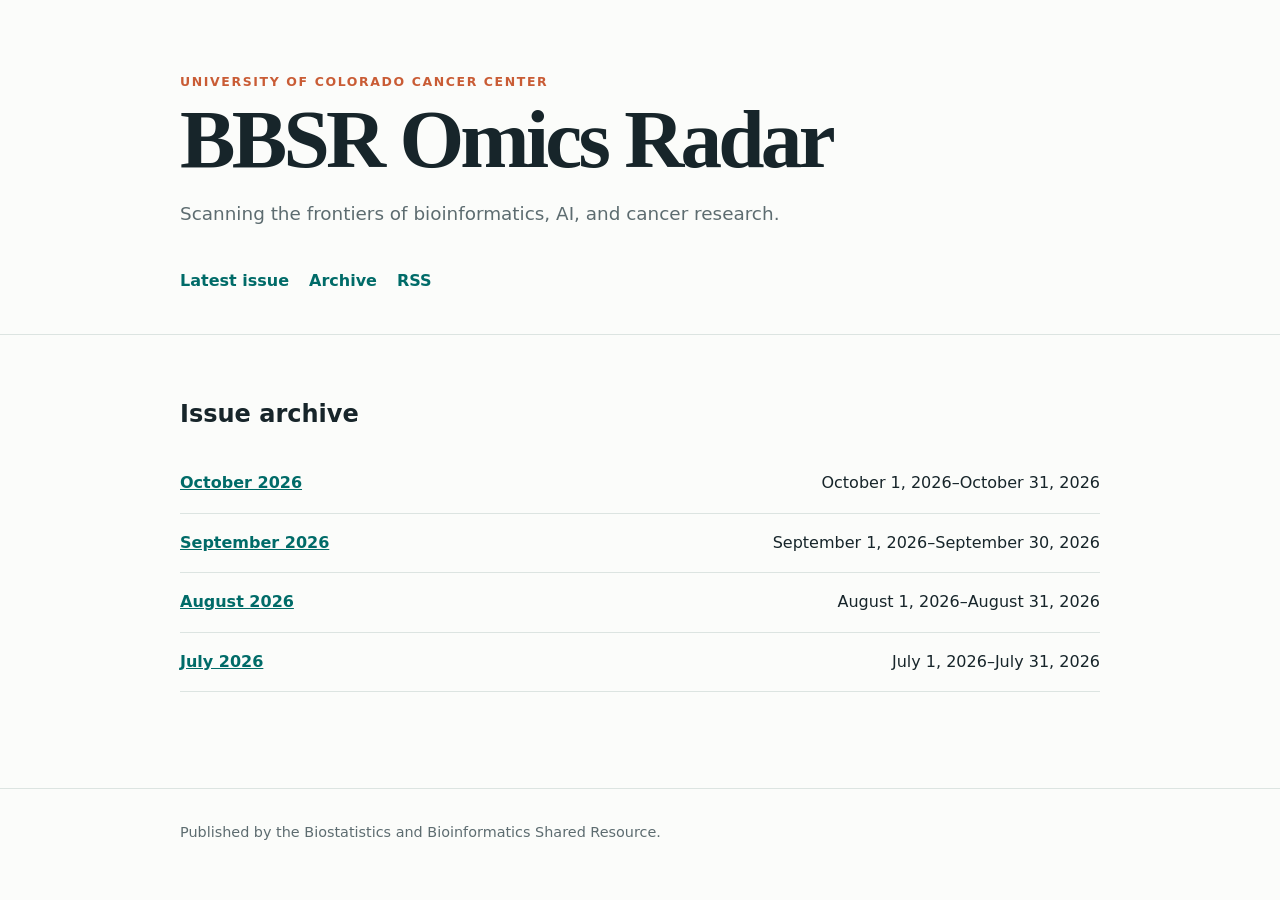
<file: docs/archive.html>
<!doctype html>
<html lang="en">
<head>
  <meta charset="utf-8">
  <meta name="viewport" content="width=device-width, initial-scale=1">
  <meta name="description" content="Scanning the frontiers of bioinformatics, AI, and cancer research.">
  <title>Archive · BBSR Omics Radar</title>
  <link rel="canonical" href="https://uccc-bbsr.github.io/omics-radar/archive.html">
  <link rel="alternate" type="application/rss+xml" title="BBSR Omics Radar" href="feed.xml">
  <link rel="stylesheet" href="assets/styles.css">
</head>
<body>
  <header class="site-header"><div class="shell">
    <div class="eyebrow">University of Colorado Cancer Center</div>
    <h1>BBSR Omics Radar</h1>
    <p class="subtitle">Scanning the frontiers of bioinformatics, AI, and cancer research.</p>
    <nav aria-label="Primary"><a href="index.html">Latest issue</a><a href="archive.html">Archive</a><a href="feed.xml">RSS</a></nav>
  </div></header>
  <main class="shell"><h2>Issue archive</h2><ol class="archive-list"><li><a href="reports/2026-10.html">October 2026</a><span>October 1, 2026–October 31, 2026</span></li>
<li><a href="reports/2026-09.html">September 2026</a><span>September 1, 2026–September 30, 2026</span></li>
<li><a href="reports/2026-08.html">August 2026</a><span>August 1, 2026–August 31, 2026</span></li>
<li><a href="reports/2026-07.html">July 2026</a><span>July 1, 2026–July 31, 2026</span></li></ol></main>
  <footer><div class="shell">Published by the Biostatistics and Bioinformatics Shared Resource.</div></footer>
</body>
</html>
</file>
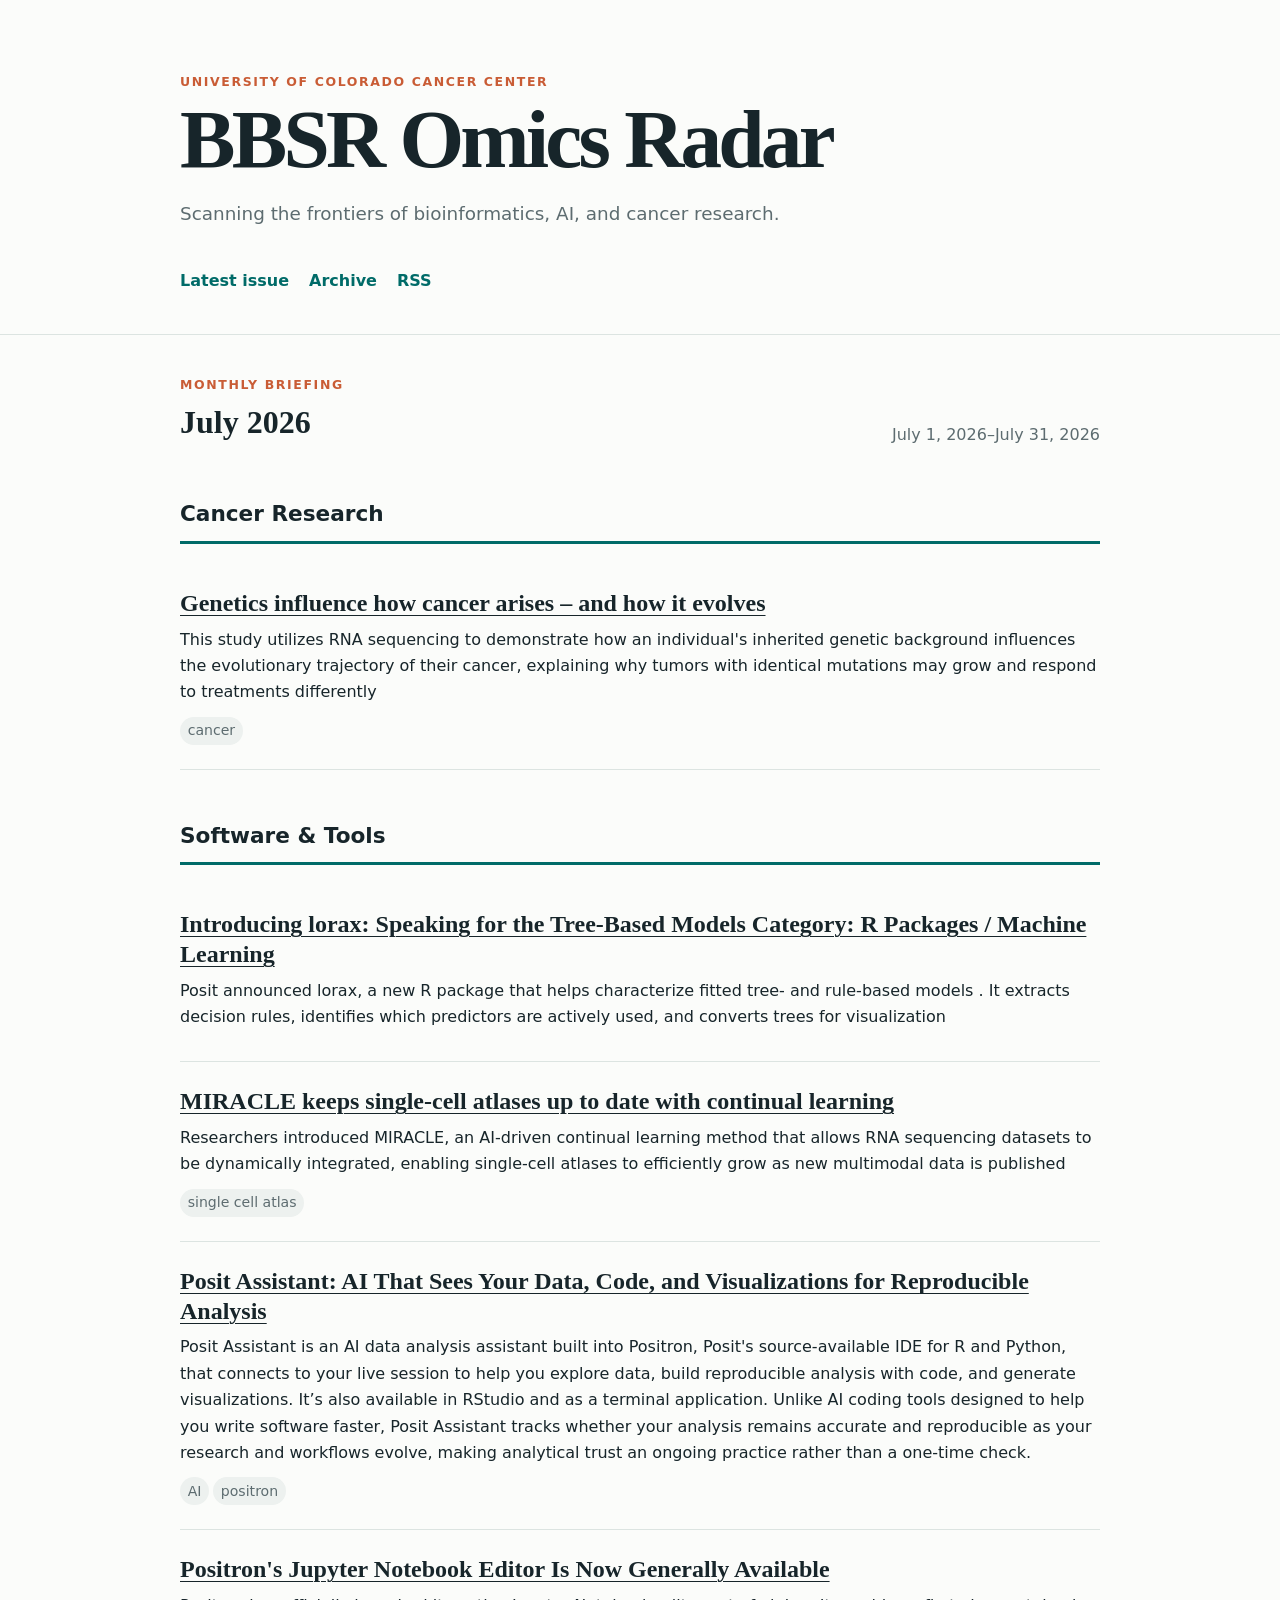
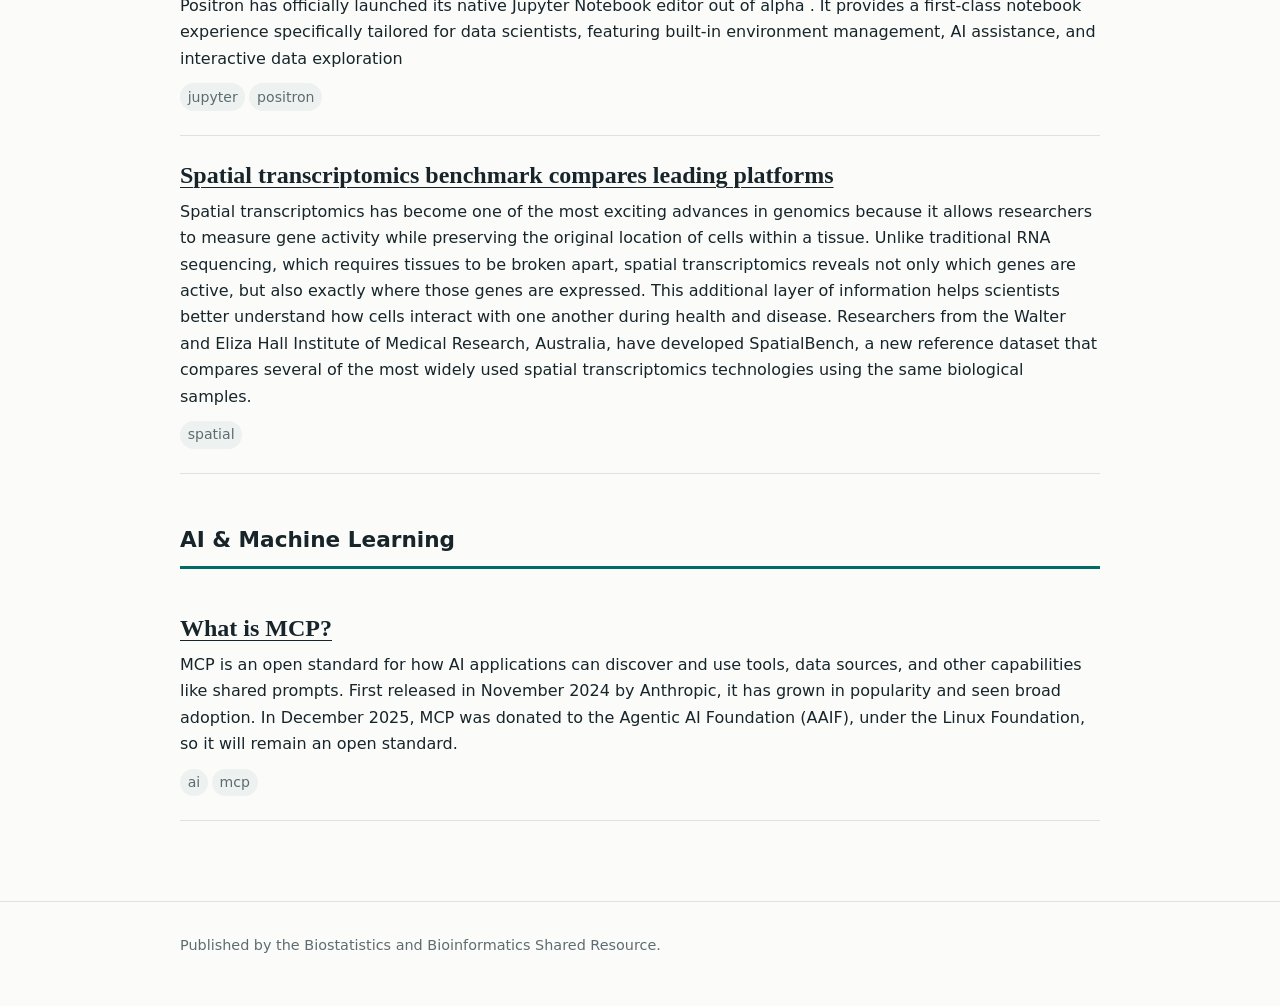
<file: docs/reports/2026-07.html>
<!doctype html>
<html lang="en">
<head>
  <meta charset="utf-8">
  <meta name="viewport" content="width=device-width, initial-scale=1">
  <meta name="description" content="Scanning the frontiers of bioinformatics, AI, and cancer research.">
  <title>July 2026 · BBSR Omics Radar</title>
  <link rel="canonical" href="https://uccc-bbsr.github.io/omics-radar/reports/2026-07.html">
  <link rel="alternate" type="application/rss+xml" title="BBSR Omics Radar" href="../feed.xml">
  <link rel="stylesheet" href="../assets/styles.css">
</head>
<body>
  <header class="site-header"><div class="shell">
    <div class="eyebrow">University of Colorado Cancer Center</div>
    <h1>BBSR Omics Radar</h1>
    <p class="subtitle">Scanning the frontiers of bioinformatics, AI, and cancer research.</p>
    <nav aria-label="Primary"><a href="../index.html">Latest issue</a><a href="../archive.html">Archive</a><a href="../feed.xml">RSS</a></nav>
  </div></header>
  <main class="shell"><section class="issue-heading">
<div><div class="eyebrow">Monthly briefing</div><h2>July 2026</h2></div>
<div class="date-window">July 1, 2026–July 31, 2026</div>
</section>
<section><h2 class="category">Cancer Research</h2>

<article class="article">
  <h3><a href="https://www.google.com/url?sa=E&amp;q=https%3A%2F%2Fwww.rna-seqblog.com%2Fgenetics-influence-how-cancer-arises-and-how-it-evolves%2F" rel="noopener noreferrer">Genetics influence how cancer arises – and how it evolves</a></h3>
  <p>This study utilizes RNA sequencing to demonstrate how an individual&#x27;s inherited genetic background influences the evolutionary trajectory of their cancer, explaining why tumors with identical mutations may grow and respond to treatments differently</p>
  <div class="tags" aria-label="Tags"><span class="tag">cancer</span></div>
</article>
</section>
<section><h2 class="category">Software &amp; Tools</h2>

<article class="article">
  <h3><a href="https://opensource.posit.co/blog/2026-07-28_lorax/" rel="noopener noreferrer">Introducing lorax: Speaking for the Tree-Based Models Category: R Packages / Machine Learning</a></h3>
  <p>Posit announced lorax, a new R package that helps characterize fitted tree- and rule-based models
. It extracts decision rules, identifies which predictors are actively used, and converts trees for visualization</p>
  <div class="tags" aria-label="Tags"></div>
</article>

<article class="article">
  <h3><a href="https://www.google.com/url?sa=E&amp;q=https%3A%2F%2Fwww.rna-seqblog.com%2Fmiracle-keeps-single-cell-atlases-up-to-date-with-continual-learning%2F" rel="noopener noreferrer">MIRACLE keeps single-cell atlases up to date with continual learning</a></h3>
  <p>Researchers introduced MIRACLE, an AI-driven continual learning method that allows RNA sequencing datasets to be dynamically integrated, enabling single-cell atlases to efficiently grow as new multimodal data is published</p>
  <div class="tags" aria-label="Tags"><span class="tag">single cell atlas</span></div>
</article>

<article class="article">
  <h3><a href="https://posit.co/blog/posit-assistant-ai-sees-your-data-code-and-visualizations-reproducible-analysis" rel="noopener noreferrer">Posit Assistant: AI That Sees Your Data, Code, and Visualizations for Reproducible Analysis</a></h3>
  <p>Posit Assistant is an AI data analysis assistant built into Positron, Posit&#x27;s source-available IDE for R and Python, that connects to your live session to help you explore data, build reproducible analysis with code, and generate visualizations. It’s also available in RStudio and as a terminal application. Unlike AI coding tools designed to help you write software faster, Posit Assistant tracks whether your analysis remains accurate and reproducible as your research and workflows evolve, making analytical trust an ongoing practice rather than a one-time check.</p>
  <div class="tags" aria-label="Tags"><span class="tag">AI</span><span class="tag">positron</span></div>
</article>

<article class="article">
  <h3><a href="https://www.google.com/url?sa=E&amp;q=https%3A%2F%2Fopensource.posit.co%2Fblog%2F2026-07-29_positron-jupyter-notebook-editor-ga%2F" rel="noopener noreferrer">Positron&#x27;s Jupyter Notebook Editor Is Now Generally Available</a></h3>
  <p>Positron has officially launched its native Jupyter Notebook editor out of alpha
. It provides a first-class notebook experience specifically tailored for data scientists, featuring built-in environment management, AI assistance, and interactive data exploration</p>
  <div class="tags" aria-label="Tags"><span class="tag">jupyter</span><span class="tag">positron</span></div>
</article>

<article class="article">
  <h3><a href="https://www.rna-seqblog.com/spatial-transcriptomics-benchmark-compares-leading-platforms/" rel="noopener noreferrer">Spatial transcriptomics benchmark compares leading platforms</a></h3>
  <p>Spatial transcriptomics has become one of the most exciting advances in genomics because it allows researchers to measure gene activity while preserving the original location of cells within a tissue. Unlike traditional RNA sequencing, which requires tissues to be broken apart, spatial transcriptomics reveals not only which genes are active, but also exactly where those genes are expressed. This additional layer of information helps scientists better understand how cells interact with one another during health and disease.

Researchers from the Walter and Eliza Hall Institute of Medical Research, Australia, have developed SpatialBench, a new reference dataset that compares several of the most widely used spatial transcriptomics technologies using the same biological samples.</p>
  <div class="tags" aria-label="Tags"><span class="tag">spatial</span></div>
</article>
</section>
<section><h2 class="category">AI &amp; Machine Learning</h2>

<article class="article">
  <h3><a href="https://posit.co/blog/hosting-mcp-servers-on-connect" rel="noopener noreferrer">What is MCP?</a></h3>
  <p>MCP is an open standard for how AI applications can discover and use tools, data sources, and other capabilities like shared prompts. First released in November 2024 by Anthropic, it has grown in popularity and seen broad adoption. In December 2025, MCP was donated to the Agentic AI Foundation (AAIF), under the Linux Foundation, so it will remain an open standard.</p>
  <div class="tags" aria-label="Tags"><span class="tag">ai</span><span class="tag">mcp</span></div>
</article>
</section></main>
  <footer><div class="shell">Published by the Biostatistics and Bioinformatics Shared Resource.</div></footer>
</body>
</html>
</file>
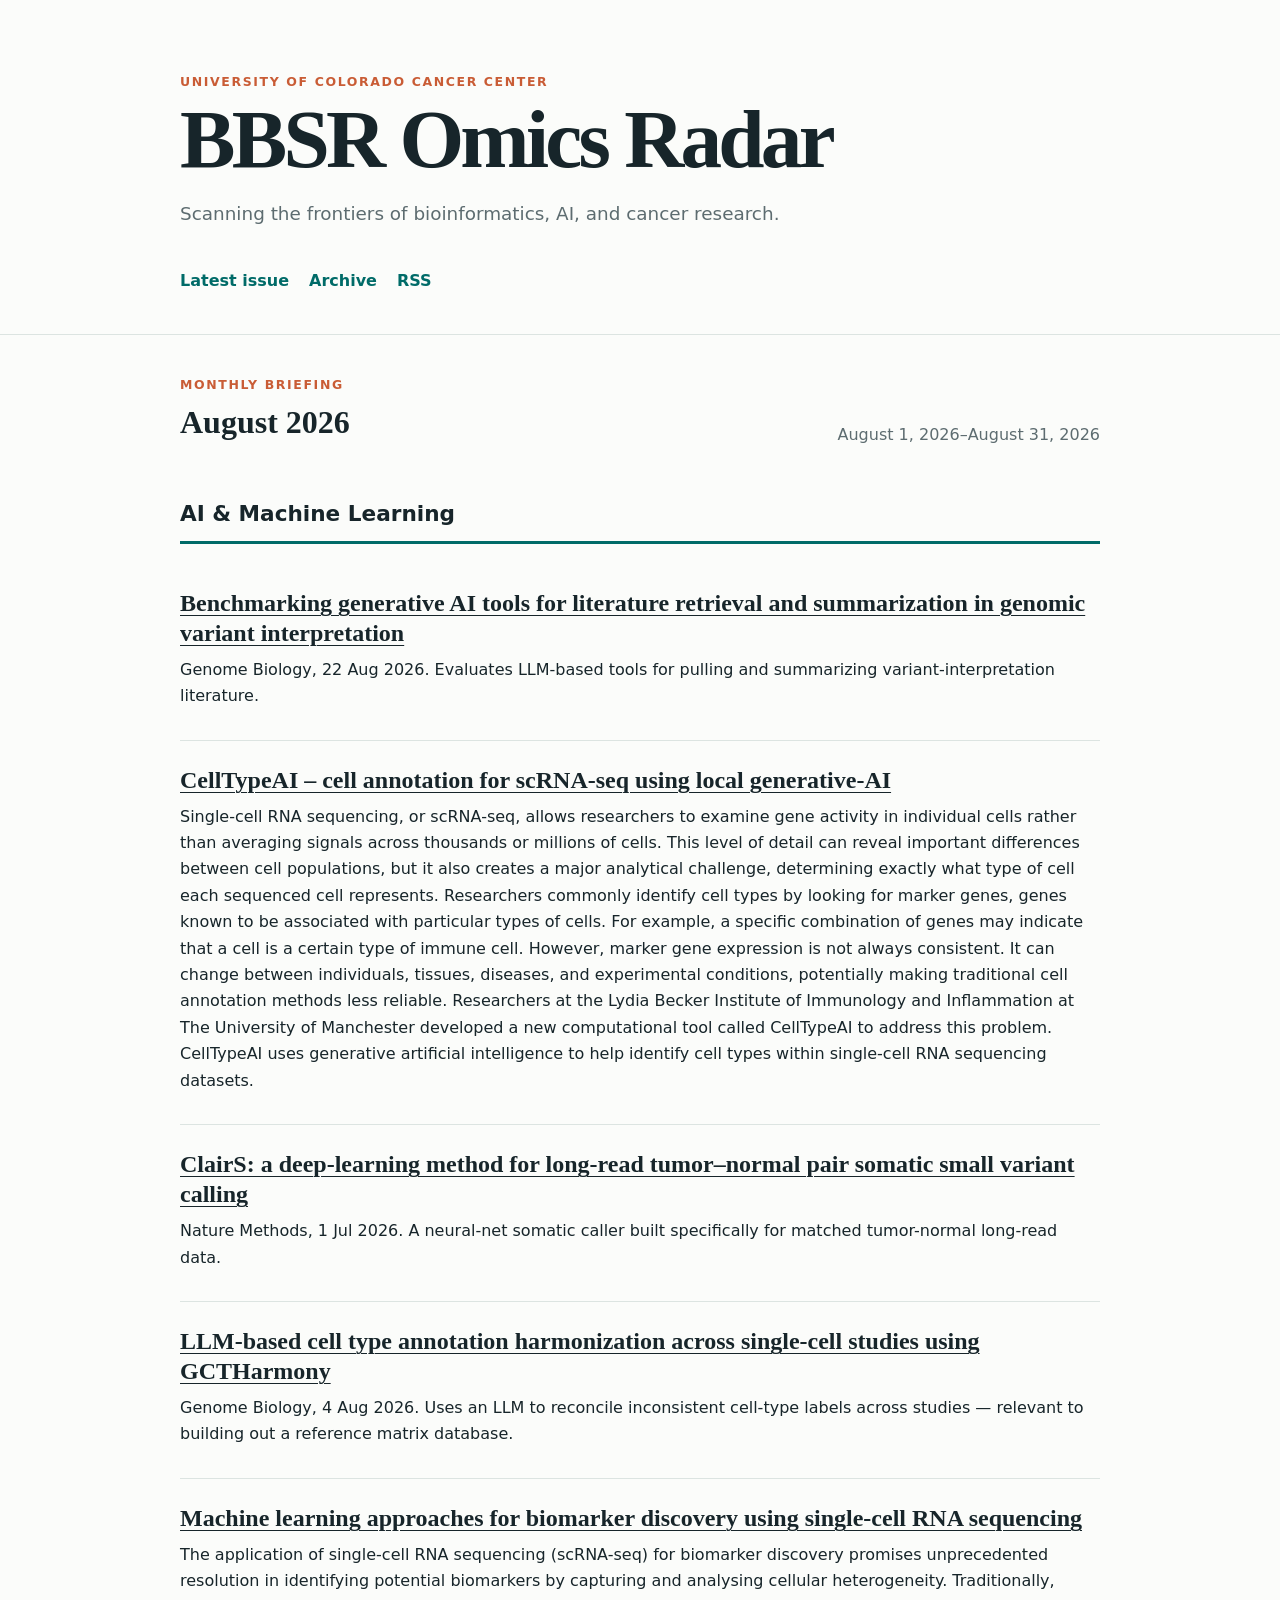
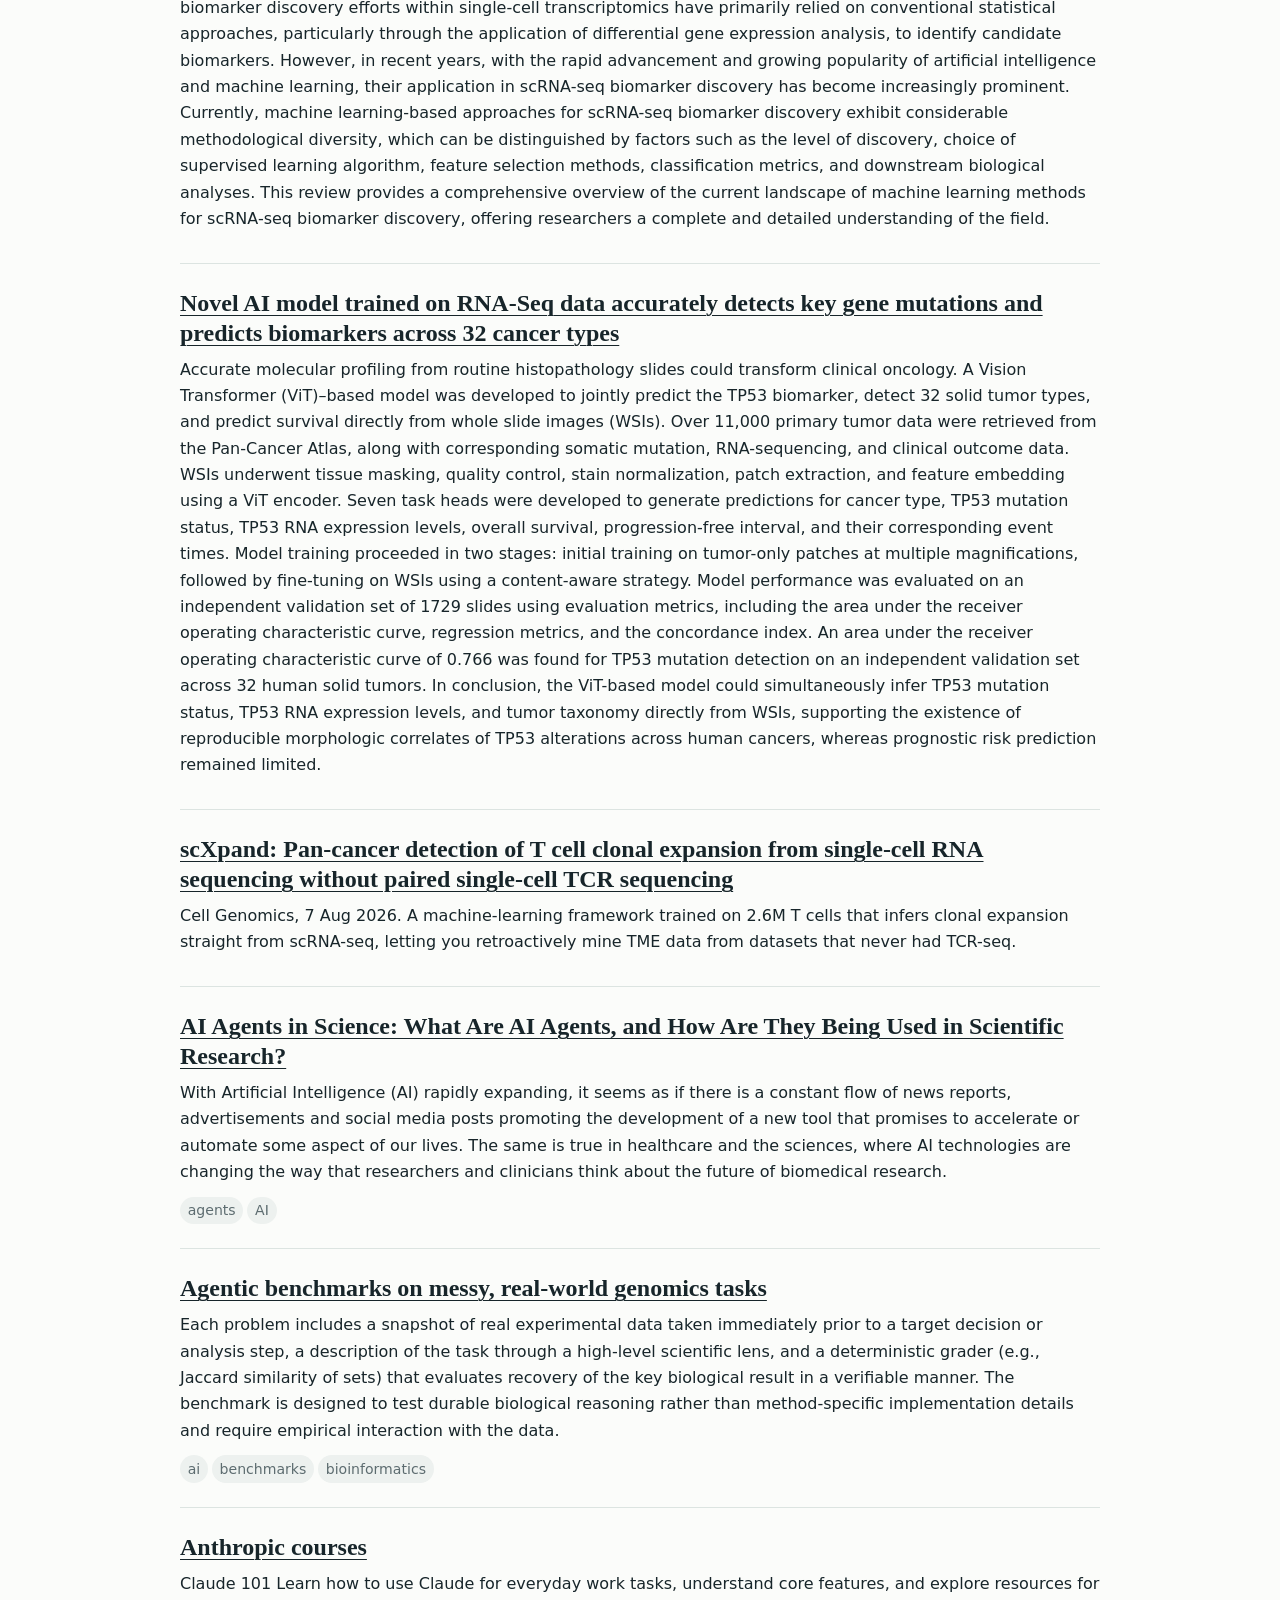
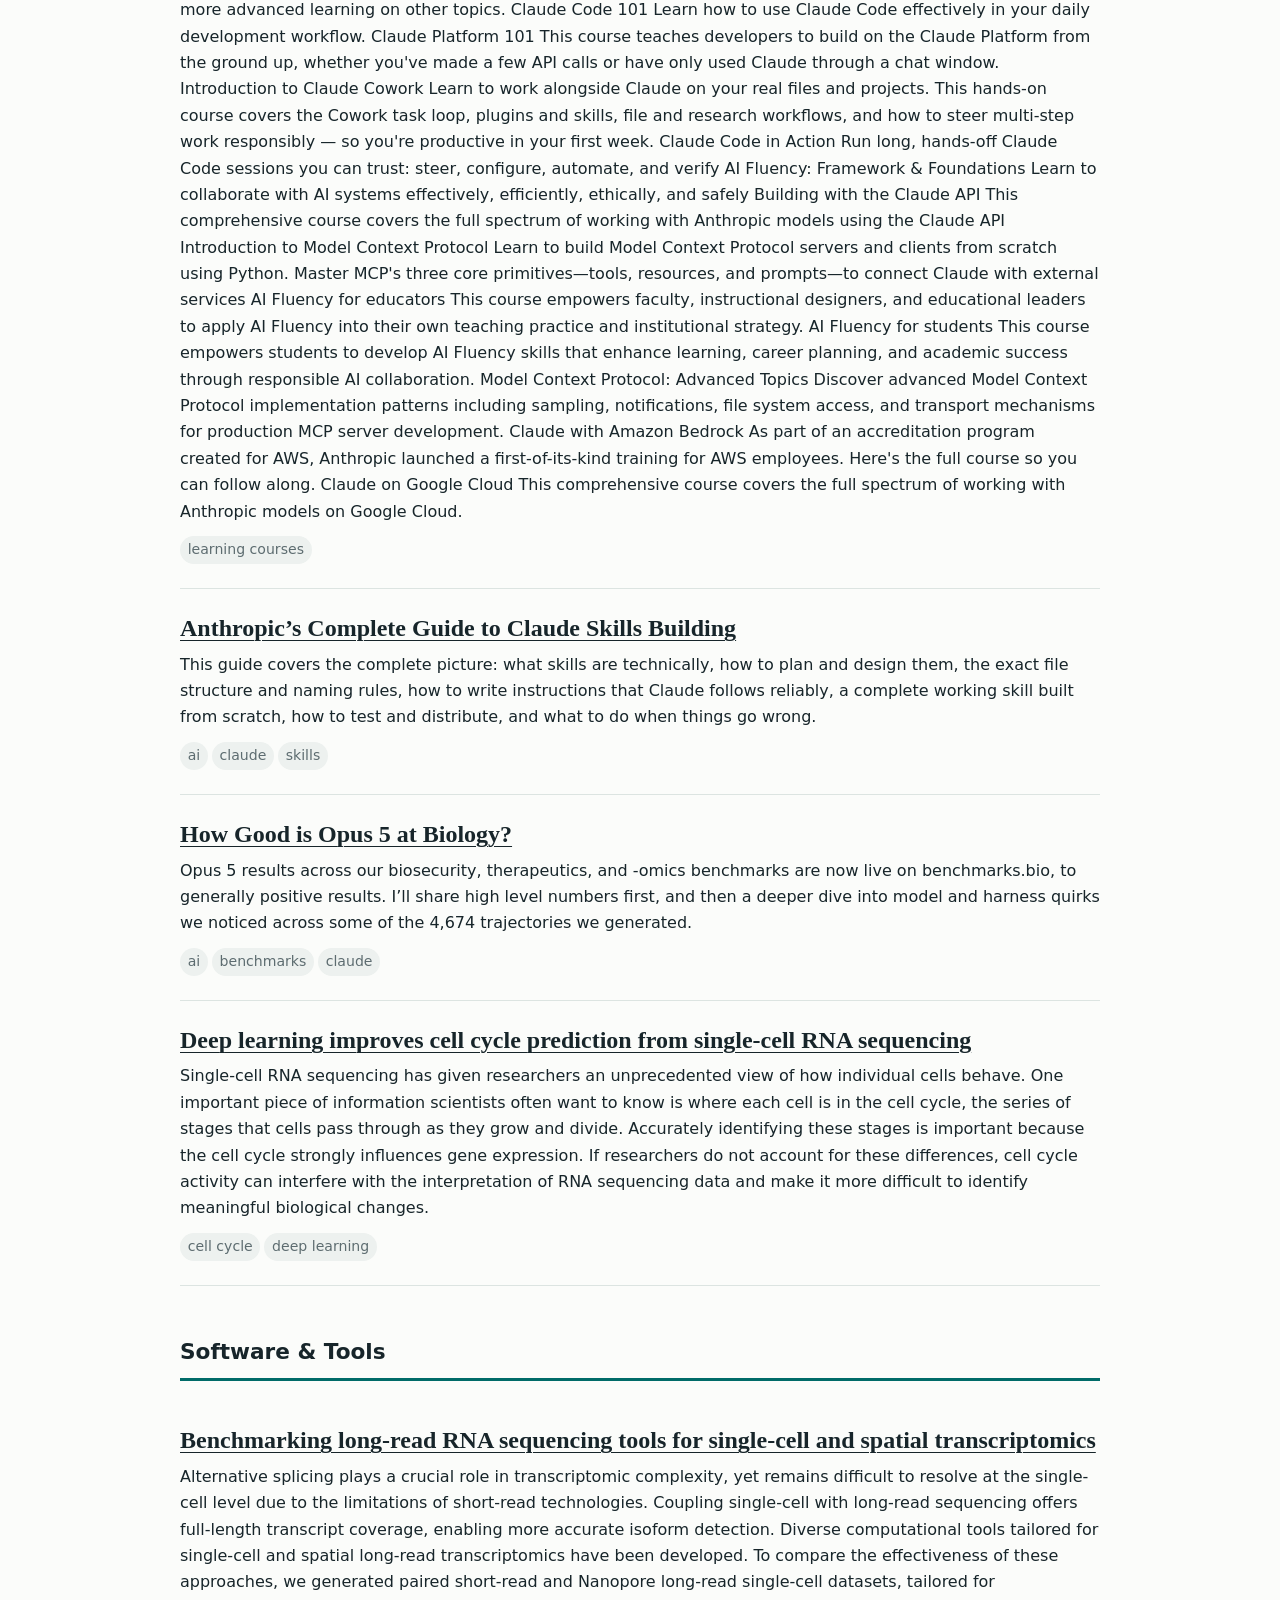
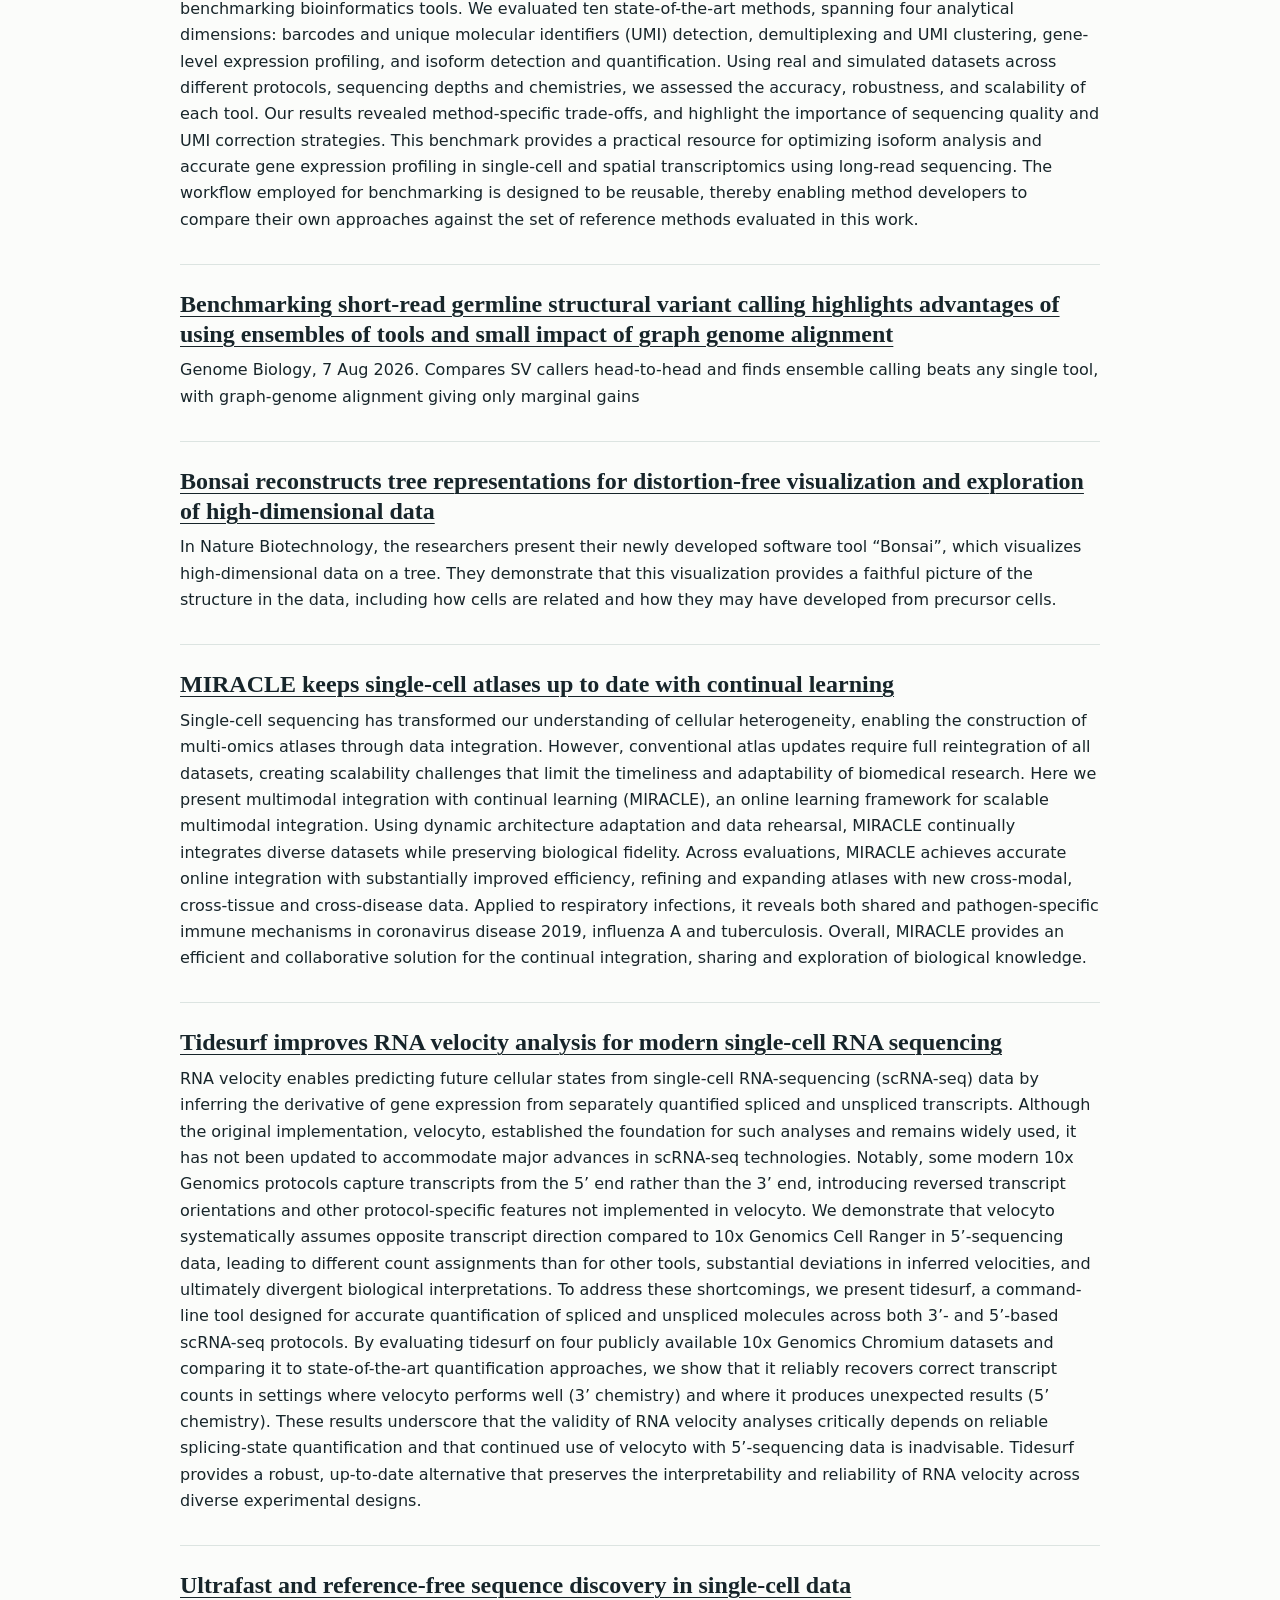
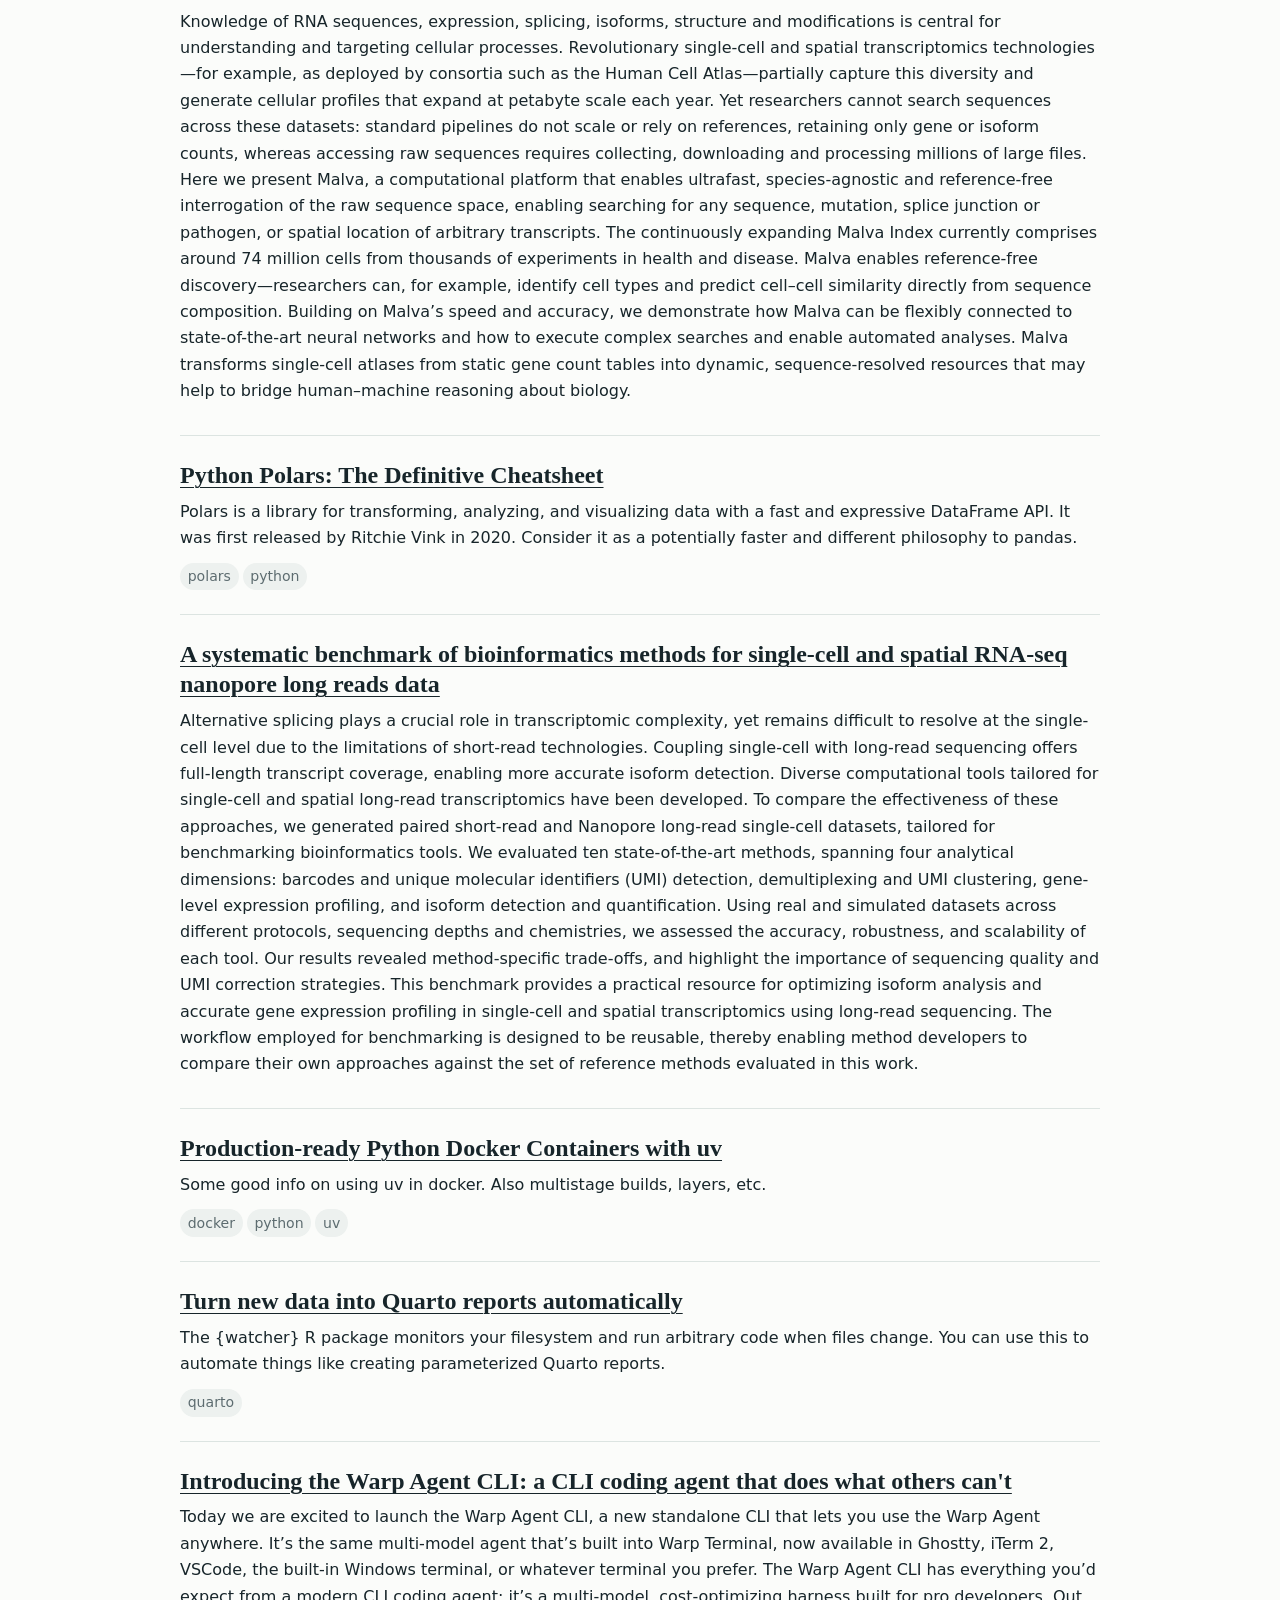
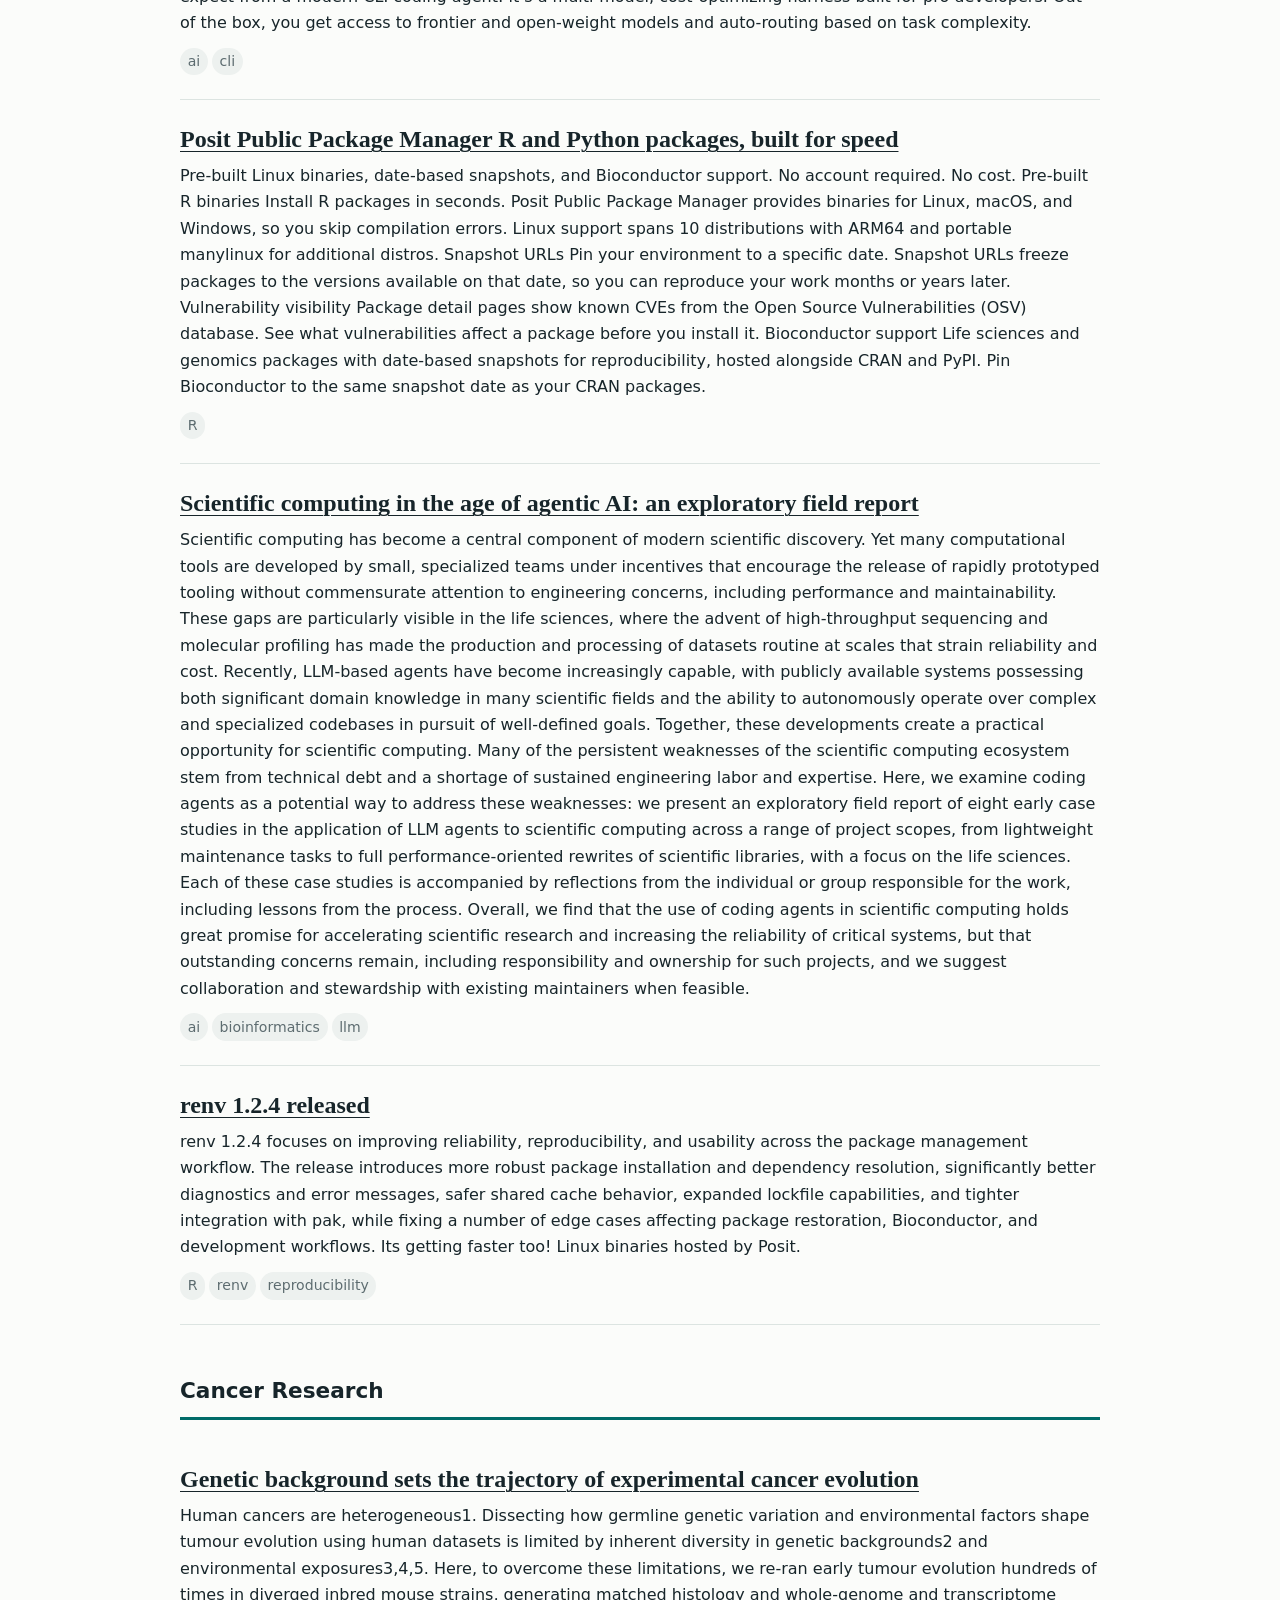
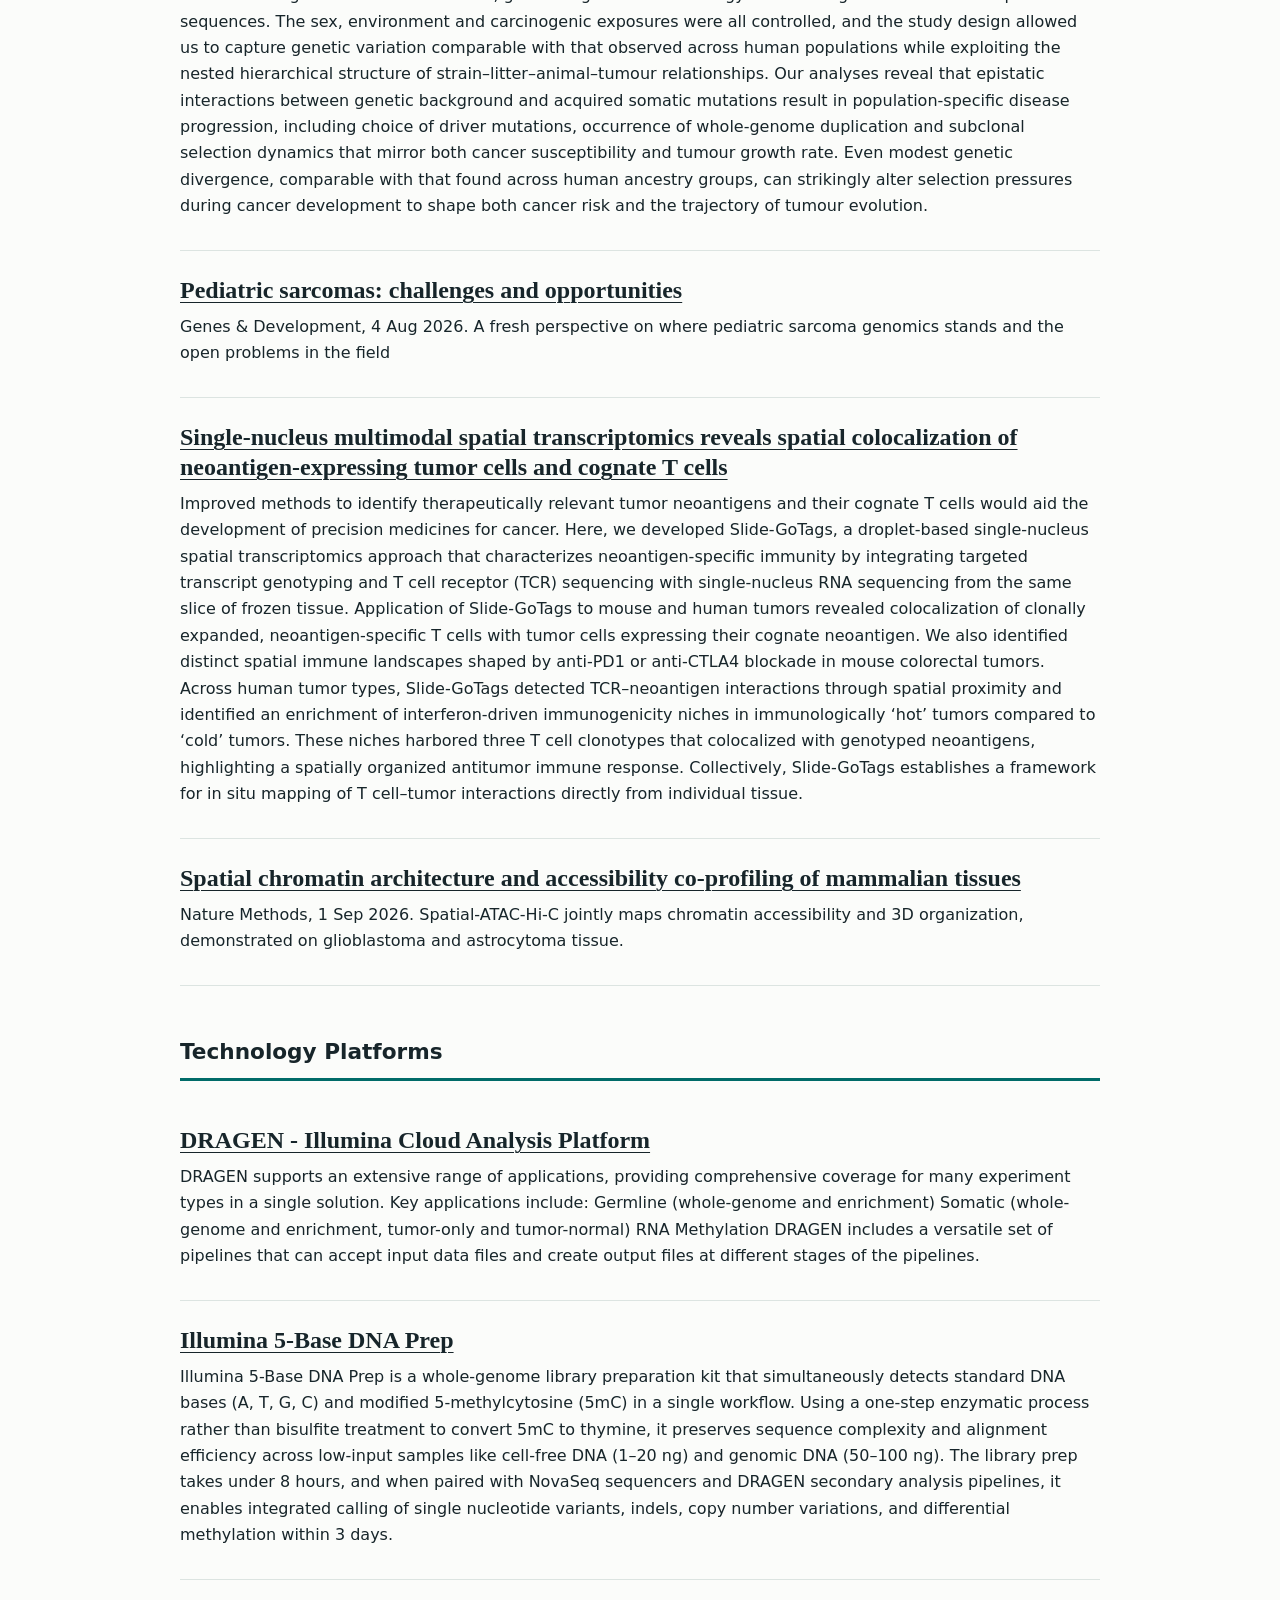
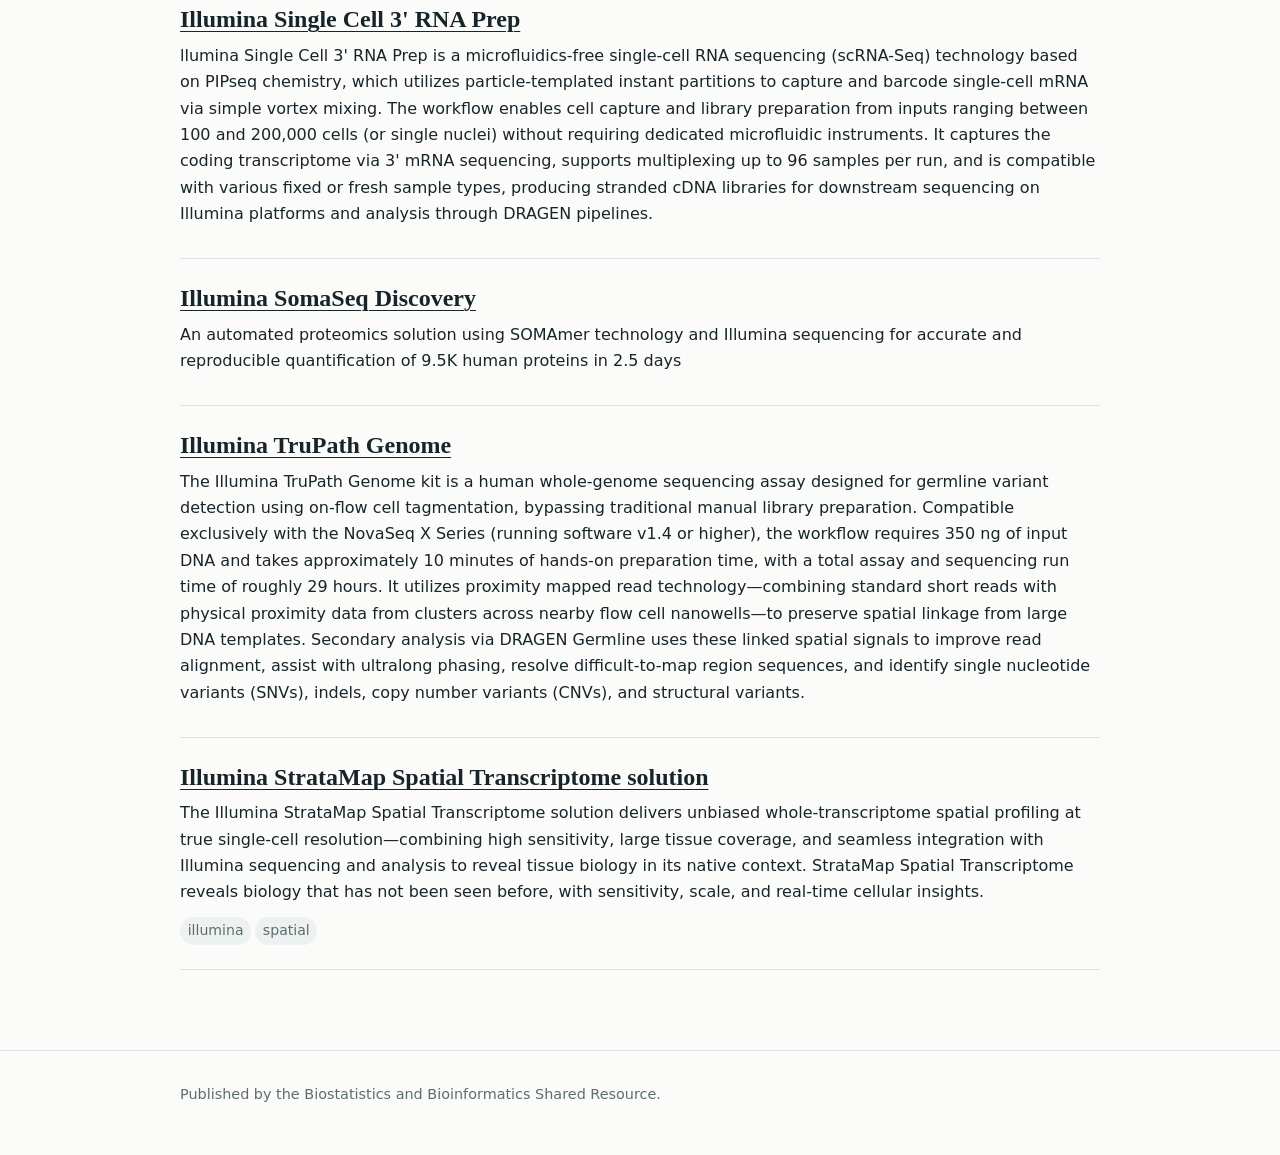
<file: docs/reports/2026-08.html>
<!doctype html>
<html lang="en">
<head>
  <meta charset="utf-8">
  <meta name="viewport" content="width=device-width, initial-scale=1">
  <meta name="description" content="Scanning the frontiers of bioinformatics, AI, and cancer research.">
  <title>August 2026 · BBSR Omics Radar</title>
  <link rel="canonical" href="https://uccc-bbsr.github.io/omics-radar/reports/2026-08.html">
  <link rel="alternate" type="application/rss+xml" title="BBSR Omics Radar" href="../feed.xml">
  <link rel="stylesheet" href="../assets/styles.css">
</head>
<body>
  <header class="site-header"><div class="shell">
    <div class="eyebrow">University of Colorado Cancer Center</div>
    <h1>BBSR Omics Radar</h1>
    <p class="subtitle">Scanning the frontiers of bioinformatics, AI, and cancer research.</p>
    <nav aria-label="Primary"><a href="../index.html">Latest issue</a><a href="../archive.html">Archive</a><a href="../feed.xml">RSS</a></nav>
  </div></header>
  <main class="shell"><section class="issue-heading">
<div><div class="eyebrow">Monthly briefing</div><h2>August 2026</h2></div>
<div class="date-window">August 1, 2026–August 31, 2026</div>
</section>
<section><h2 class="category">AI &amp; Machine Learning</h2>

<article class="article">
  <h3><a href="https://link.springer.com/article/10.1186/s13059-026-04237-1" rel="noopener noreferrer">Benchmarking generative AI tools for literature retrieval and summarization in genomic variant interpretation</a></h3>
  <p>Genome Biology, 22 Aug 2026. Evaluates LLM-based tools for pulling and summarizing variant-interpretation literature.</p>
  <div class="tags" aria-label="Tags"></div>
</article>

<article class="article">
  <h3><a href="https://doi.org/10.1093/bioinformatics/btag425" rel="noopener noreferrer">CellTypeAI – cell annotation for scRNA-seq using local generative-AI</a></h3>
  <p>Single-cell RNA sequencing, or scRNA-seq, allows researchers to examine gene activity in individual cells rather than averaging signals across thousands or millions of cells. This level of detail can reveal important differences between cell populations, but it also creates a major analytical challenge, determining exactly what type of cell each sequenced cell represents.

Researchers commonly identify cell types by looking for marker genes, genes known to be associated with particular types of cells. For example, a specific combination of genes may indicate that a cell is a certain type of immune cell. However, marker gene expression is not always consistent. It can change between individuals, tissues, diseases, and experimental conditions, potentially making traditional cell annotation methods less reliable.

Researchers at the Lydia Becker Institute of Immunology and Inflammation at The University of Manchester developed a new computational tool called CellTypeAI to address this problem. CellTypeAI uses generative artificial intelligence to help identify cell types within single-cell RNA sequencing datasets.</p>
  <div class="tags" aria-label="Tags"></div>
</article>

<article class="article">
  <h3><a href="https://www.nature.com/articles/s41592-026-03152-4" rel="noopener noreferrer">ClairS: a deep-learning method for long-read tumor–normal pair somatic small variant calling</a></h3>
  <p>Nature Methods, 1 Jul 2026. A neural-net somatic caller built specifically for matched tumor-normal long-read data.</p>
  <div class="tags" aria-label="Tags"></div>
</article>

<article class="article">
  <h3><a href="https://link.springer.com/article/10.1186/s13059-026-04231-7" rel="noopener noreferrer">LLM-based cell type annotation harmonization across single-cell studies using GCTHarmony</a></h3>
  <p>Genome Biology, 4 Aug 2026. Uses an LLM to reconcile inconsistent cell-type labels across studies — relevant to building out a reference matrix database.</p>
  <div class="tags" aria-label="Tags"></div>
</article>

<article class="article">
  <h3><a href="https://doi.org/10.3389/fbinf.2026.1767362" rel="noopener noreferrer">Machine learning approaches for biomarker discovery using single-cell RNA sequencing</a></h3>
  <p>The application of single-cell RNA sequencing (scRNA-seq) for biomarker discovery promises unprecedented resolution in identifying potential biomarkers by capturing and analysing cellular heterogeneity. Traditionally, biomarker discovery efforts within single-cell transcriptomics have primarily relied on conventional statistical approaches, particularly through the application of differential gene expression analysis, to identify candidate biomarkers. However, in recent years, with the rapid advancement and growing popularity of artificial intelligence and machine learning, their application in scRNA-seq biomarker discovery has become increasingly prominent. Currently, machine learning-based approaches for scRNA-seq biomarker discovery exhibit considerable methodological diversity, which can be distinguished by factors such as the level of discovery, choice of supervised learning algorithm, feature selection methods, classification metrics, and downstream biological analyses. This review provides a comprehensive overview of the current landscape of machine learning methods for scRNA-seq biomarker discovery, offering researchers a complete and detailed understanding of the field.</p>
  <div class="tags" aria-label="Tags"></div>
</article>

<article class="article">
  <h3><a href="https://doi.org/10.1016/j.ajpath.2026.05.008" rel="noopener noreferrer">Novel AI model trained on RNA-Seq data accurately detects key gene mutations and predicts biomarkers across 32 cancer types</a></h3>
  <p>Accurate molecular profiling from routine histopathology slides could transform clinical oncology. A Vision Transformer (ViT)–based model was developed to jointly predict the TP53 biomarker, detect 32 solid tumor types, and predict survival directly from whole slide images (WSIs). Over 11,000 primary tumor data were retrieved from the Pan-Cancer Atlas, along with corresponding somatic mutation, RNA-sequencing, and clinical outcome data. WSIs underwent tissue masking, quality control, stain normalization, patch extraction, and feature embedding using a ViT encoder. Seven task heads were developed to generate predictions for cancer type, TP53 mutation status, TP53 RNA expression levels, overall survival, progression-free interval, and their corresponding event times. Model training proceeded in two stages: initial training on tumor-only patches at multiple magnifications, followed by fine-tuning on WSIs using a content-aware strategy. Model performance was evaluated on an independent validation set of 1729 slides using evaluation metrics, including the area under the receiver operating characteristic curve, regression metrics, and the concordance index. An area under the receiver operating characteristic curve of 0.766 was found for TP53 mutation detection on an independent validation set across 32 human solid tumors. In conclusion, the ViT-based model could simultaneously infer TP53 mutation status, TP53 RNA expression levels, and tumor taxonomy directly from WSIs, supporting the existence of reproducible morphologic correlates of TP53 alterations across human cancers, whereas prognostic risk prediction remained limited.</p>
  <div class="tags" aria-label="Tags"></div>
</article>

<article class="article">
  <h3><a href="https://www.cell.com/cell-genomics/fulltext/S2666-979X(26)00190-4" rel="noopener noreferrer">scXpand: Pan-cancer detection of T cell clonal expansion from single-cell RNA sequencing without paired single-cell TCR sequencing</a></h3>
  <p>Cell Genomics, 7 Aug 2026. A machine-learning framework trained on 2.6M T cells that infers clonal expansion straight from scRNA-seq, letting you retroactively mine TME data from datasets that never had TCR-seq.</p>
  <div class="tags" aria-label="Tags"></div>
</article>

<article class="article">
  <h3><a href="https://news.cuanschutz.edu/dbmi/ai-agents-in-science" rel="noopener noreferrer">AI Agents in Science: What Are AI Agents, and How Are They Being Used in Scientific Research?</a></h3>
  <p>With Artificial Intelligence (AI) rapidly expanding, it seems as if there is a constant flow of news reports, advertisements and social media posts promoting the development of a new tool that promises to accelerate or automate some aspect of our lives. The same is true in healthcare and the sciences, where AI technologies are changing the way that researchers and clinicians think about the future of biomedical research.</p>
  <div class="tags" aria-label="Tags"><span class="tag">agents</span><span class="tag">AI</span></div>
</article>

<article class="article">
  <h3><a href="https://benchmarks.bio/" rel="noopener noreferrer">Agentic benchmarks on messy, real-world genomics tasks</a></h3>
  <p>Each problem includes a snapshot of real experimental data taken immediately prior to a target decision or analysis step, a description of the task through a high-level scientific lens, and a deterministic grader (e.g., Jaccard similarity of sets) that evaluates recovery of the key biological result in a verifiable manner. The benchmark is designed to test durable biological reasoning rather than method-specific implementation details and require empirical interaction with the data.</p>
  <div class="tags" aria-label="Tags"><span class="tag">ai</span><span class="tag">benchmarks</span><span class="tag">bioinformatics</span></div>
</article>

<article class="article">
  <h3><a href="https://anthropic.skilljar.com/" rel="noopener noreferrer">Anthropic courses</a></h3>
  <p>Claude 101
Learn how to use Claude for everyday work tasks, understand core features, and explore resources for more advanced learning on other topics.
Claude Code 101
Learn how to use Claude Code effectively in your daily development workflow.
Claude Platform 101
This course teaches developers to build on the Claude Platform from the ground up, whether you&#x27;ve made a few API calls or have only used Claude through a chat window.
Introduction to Claude Cowork
Learn to work alongside Claude on your real files and projects. This hands-on course covers the Cowork task loop, plugins and skills, file and research workflows, and how to steer multi-step work responsibly — so you&#x27;re productive in your first week.
Claude Code in Action
Run long, hands-off Claude Code sessions you can trust: steer, configure, automate, and verify
AI Fluency: Framework &amp; Foundations
Learn to collaborate with AI systems effectively, efficiently, ethically, and safely
Building with the Claude API
This comprehensive course covers the full spectrum of working with Anthropic models using the Claude API
Introduction to Model Context Protocol
Learn to build Model Context Protocol servers and clients from scratch using Python. Master MCP&#x27;s three core primitives—tools, resources, and prompts—to connect Claude with external services
AI Fluency for educators
This course empowers faculty, instructional designers, and educational leaders to apply AI Fluency into their own teaching practice and institutional strategy.
AI Fluency for students
This course empowers students to develop AI Fluency skills that enhance learning, career planning, and academic success through responsible AI collaboration.
Model Context Protocol: Advanced Topics
Discover advanced Model Context Protocol implementation patterns including sampling, notifications, file system access, and transport mechanisms for production MCP server development.
Claude with Amazon Bedrock
As part of an accreditation program created for AWS, Anthropic launched a first-of-its-kind training for AWS employees. Here&#x27;s the full course so you can follow along.
Claude on Google Cloud
This comprehensive course covers the full spectrum of working with Anthropic models on Google Cloud.</p>
  <div class="tags" aria-label="Tags"><span class="tag">learning courses</span></div>
</article>

<article class="article">
  <h3><a href="https://www.kdnuggets.com/anthropics-complete-guide-to-claude-skills-building" rel="noopener noreferrer">Anthropic’s Complete Guide to Claude Skills Building</a></h3>
  <p>This guide covers the complete picture: what skills are technically, how to plan and design them, the exact file structure and naming rules, how to write instructions that Claude follows reliably, a complete working skill built from scratch, how to test and distribute, and what to do when things go wrong.</p>
  <div class="tags" aria-label="Tags"><span class="tag">ai</span><span class="tag">claude</span><span class="tag">skills</span></div>
</article>

<article class="article">
  <h3><a href="https://blog.latch.bio/p/how-good-is-opus-5-at-biology" rel="noopener noreferrer">How Good is Opus 5 at Biology?</a></h3>
  <p>Opus 5 results across our biosecurity, therapeutics, and -omics benchmarks are now live on benchmarks.bio, to generally positive results. I’ll share high level numbers first, and then a deeper dive into model and harness quirks we noticed across some of the 4,674 trajectories we generated.</p>
  <div class="tags" aria-label="Tags"><span class="tag">ai</span><span class="tag">benchmarks</span><span class="tag">claude</span></div>
</article>

<article class="article">
  <h3><a href="https://www.rna-seqblog.com/deep-learning-improves-cell-cycle-prediction-from-single-cell-rna-sequencing/" rel="noopener noreferrer">Deep learning improves cell cycle prediction from single-cell RNA sequencing</a></h3>
  <p>Single-cell RNA sequencing has given researchers an unprecedented view of how individual cells behave. One important piece of information scientists often want to know is where each cell is in the cell cycle, the series of stages that cells pass through as they grow and divide. Accurately identifying these stages is important because the cell cycle strongly influences gene expression. If researchers do not account for these differences, cell cycle activity can interfere with the interpretation of RNA sequencing data and make it more difficult to identify meaningful biological changes.</p>
  <div class="tags" aria-label="Tags"><span class="tag">cell cycle</span><span class="tag">deep learning</span></div>
</article>
</section>
<section><h2 class="category">Software &amp; Tools</h2>

<article class="article">
  <h3><a href="https://doi.org/10.1093/nargab/lqag070" rel="noopener noreferrer">Benchmarking long-read RNA sequencing tools for single-cell and spatial transcriptomics</a></h3>
  <p>Alternative splicing plays a crucial role in transcriptomic complexity, yet remains difficult to resolve at the single-cell level due to the limitations of short-read technologies. Coupling single-cell with long-read sequencing offers full-length transcript coverage, enabling more accurate isoform detection. Diverse computational tools tailored for single-cell and spatial long-read transcriptomics have been developed. To compare the effectiveness of these approaches, we generated paired short-read and Nanopore long-read single-cell datasets, tailored for benchmarking bioinformatics tools. We evaluated ten state-of-the-art methods, spanning four analytical dimensions: barcodes and unique molecular identifiers (UMI) detection, demultiplexing and UMI clustering, gene-level expression profiling, and isoform detection and quantification. Using real and simulated datasets across different protocols, sequencing depths and chemistries, we assessed the accuracy, robustness, and scalability of each tool. Our results revealed method-specific trade-offs, and highlight the importance of sequencing quality and UMI correction strategies. This benchmark provides a practical resource for optimizing isoform analysis and accurate gene expression profiling in single-cell and spatial transcriptomics using long-read sequencing. The workflow employed for benchmarking is designed to be reusable, thereby enabling method developers to compare their own approaches against the set of reference methods evaluated in this work.</p>
  <div class="tags" aria-label="Tags"></div>
</article>

<article class="article">
  <h3><a href="https://link.springer.com/article/10.1186/s13059-026-04219-3" rel="noopener noreferrer">Benchmarking short-read germline structural variant calling highlights advantages of using ensembles of tools and small impact of graph genome alignment</a></h3>
  <p>Genome Biology, 7 Aug 2026. Compares SV callers head-to-head and finds ensemble calling beats any single tool, with graph-genome alignment giving only marginal gains</p>
  <div class="tags" aria-label="Tags"></div>
</article>

<article class="article">
  <h3><a href="https://www.nature.com/articles/s41587-026-03220-2" rel="noopener noreferrer">Bonsai reconstructs tree representations for distortion-free visualization and exploration of high-dimensional data</a></h3>
  <p>In Nature Biotechnology, the researchers present their newly developed software tool “Bonsai”, which visualizes high-dimensional data on a tree. They demonstrate that this visualization provides a faithful picture of the structure in the data, including how cells are related and how they may have developed from precursor cells.</p>
  <div class="tags" aria-label="Tags"></div>
</article>

<article class="article">
  <h3><a href="https://doi.org/10.1038/s43588-026-01030-9" rel="noopener noreferrer">MIRACLE keeps single-cell atlases up to date with continual learning</a></h3>
  <p>Single-cell sequencing has transformed our understanding of cellular heterogeneity, enabling the construction of multi-omics atlases through data integration. However, conventional atlas updates require full reintegration of all datasets, creating scalability challenges that limit the timeliness and adaptability of biomedical research. Here we present multimodal integration with continual learning (MIRACLE), an online learning framework for scalable multimodal integration. Using dynamic architecture adaptation and data rehearsal, MIRACLE continually integrates diverse datasets while preserving biological fidelity. Across evaluations, MIRACLE achieves accurate online integration with substantially improved efficiency, refining and expanding atlases with new cross-modal, cross-tissue and cross-disease data. Applied to respiratory infections, it reveals both shared and pathogen-specific immune mechanisms in coronavirus disease 2019, influenza A and tuberculosis. Overall, MIRACLE provides an efficient and collaborative solution for the continual integration, sharing and exploration of biological knowledge.</p>
  <div class="tags" aria-label="Tags"></div>
</article>

<article class="article">
  <h3><a href="https://doi.org/10.1371/journal.pone.0355867" rel="noopener noreferrer">Tidesurf improves RNA velocity analysis for modern single-cell RNA sequencing</a></h3>
  <p>RNA velocity enables predicting future cellular states from single-cell RNA-sequencing (scRNA-seq) data by inferring the derivative of gene expression from separately quantified spliced and unspliced transcripts. Although the original implementation, velocyto, established the foundation for such analyses and remains widely used, it has not been updated to accommodate major advances in scRNA-seq technologies. Notably, some modern 10x Genomics protocols capture transcripts from the 5’ end rather than the 3’ end, introducing reversed transcript orientations and other protocol-specific features not implemented in velocyto. We demonstrate that velocyto systematically assumes opposite transcript direction compared to 10x Genomics Cell Ranger in 5’-sequencing data, leading to different count assignments than for other tools, substantial deviations in inferred velocities, and ultimately divergent biological interpretations. To address these shortcomings, we present tidesurf, a command-line tool designed for accurate quantification of spliced and unspliced molecules across both 3’- and 5’-based scRNA-seq protocols. By evaluating tidesurf on four publicly available 10x Genomics Chromium datasets and comparing it to state-of-the-art quantification approaches, we show that it reliably recovers correct transcript counts in settings where velocyto performs well (3’ chemistry) and where it produces unexpected results (5’ chemistry). These results underscore that the validity of RNA velocity analyses critically depends on reliable splicing-state quantification and that continued use of velocyto with 5’-sequencing data is inadvisable. Tidesurf provides a robust, up-to-date alternative that preserves the interpretability and reliability of RNA velocity across diverse experimental designs.</p>
  <div class="tags" aria-label="Tags"></div>
</article>

<article class="article">
  <h3><a href="https://www.nature.com/articles/s41586-026-10975-w" rel="noopener noreferrer">Ultrafast and reference-free sequence discovery in single-cell data</a></h3>
  <p>Knowledge of RNA sequences, expression, splicing, isoforms, structure and modifications is central for understanding and targeting cellular processes. Revolutionary single-cell and spatial transcriptomics technologies—for example, as deployed by consortia such as the Human Cell Atlas—partially capture this diversity and generate cellular profiles that expand at petabyte scale each year. Yet researchers cannot search sequences across these datasets: standard pipelines do not scale or rely on references, retaining only gene or isoform counts, whereas accessing raw sequences requires collecting, downloading and processing millions of large files. Here we present Malva, a computational platform that enables ultrafast, species-agnostic and reference-free interrogation of the raw sequence space, enabling searching for any sequence, mutation, splice junction or pathogen, or spatial location of arbitrary transcripts. The continuously expanding Malva Index currently comprises around 74 million cells from thousands of experiments in health and disease. Malva enables reference-free discovery—researchers can, for example, identify cell types and predict cell–cell similarity directly from sequence composition. Building on Malva’s speed and accuracy, we demonstrate how Malva can be flexibly connected to state-of-the-art neural networks and how to execute complex searches and enable automated analyses. Malva transforms single-cell atlases from static gene count tables into dynamic, sequence-resolved resources that may help to bridge human–machine reasoning about biology.</p>
  <div class="tags" aria-label="Tags"></div>
</article>

<article class="article">
  <h3><a href="https://opensource.posit.co/resources/cheatsheets/polars/" rel="noopener noreferrer">Python Polars: The Definitive Cheatsheet</a></h3>
  <p>Polars is a library for transforming, analyzing, and visualizing data with a fast and expressive DataFrame API. It was first released by Ritchie Vink in 2020. Consider it as a potentially faster and different philosophy to pandas.</p>
  <div class="tags" aria-label="Tags"><span class="tag">polars</span><span class="tag">python</span></div>
</article>

<article class="article">
  <h3><a href="https://academic.oup.com/nargab/article/8/3/lqag070/8725494?login=false" rel="noopener noreferrer">A systematic benchmark of bioinformatics methods for single-cell and spatial RNA-seq nanopore long reads data</a></h3>
  <p>Alternative splicing plays a crucial role in transcriptomic complexity, yet remains difficult to resolve at the single-cell level due to the limitations of short-read technologies. Coupling single-cell with long-read sequencing offers full-length transcript coverage, enabling more accurate isoform detection. Diverse computational tools tailored for single-cell and spatial long-read transcriptomics have been developed. To compare the effectiveness of these approaches, we generated paired short-read and Nanopore long-read single-cell datasets, tailored for benchmarking bioinformatics tools. We evaluated ten state-of-the-art methods, spanning four analytical dimensions: barcodes and unique molecular identifiers (UMI) detection, demultiplexing and UMI clustering, gene-level expression profiling, and isoform detection and quantification. Using real and simulated datasets across different protocols, sequencing depths and chemistries, we assessed the accuracy, robustness, and scalability of each tool. Our results revealed method-specific trade-offs, and highlight the importance of sequencing quality and UMI correction strategies. This benchmark provides a practical resource for optimizing isoform analysis and accurate gene expression profiling in single-cell and spatial transcriptomics using long-read sequencing. The workflow employed for benchmarking is designed to be reusable, thereby enabling method developers to compare their own approaches against the set of reference methods evaluated in this work.</p>
  <div class="tags" aria-label="Tags"></div>
</article>

<article class="article">
  <h3><a href="https://hynek.me/articles/docker-uv/" rel="noopener noreferrer">Production-ready Python Docker Containers with uv</a></h3>
  <p>Some good info on using uv in docker. Also multistage builds, layers, etc.</p>
  <div class="tags" aria-label="Tags"><span class="tag">docker</span><span class="tag">python</span><span class="tag">uv</span></div>
</article>

<article class="article">
  <h3><a href="https://blog.stephenturner.us/p/turn-new-data-into-quarto-reports-automatically" rel="noopener noreferrer">Turn new data into Quarto reports automatically</a></h3>
  <p>The {watcher} R package monitors your filesystem and run arbitrary code when files change. You can use this to automate things like creating parameterized Quarto reports.</p>
  <div class="tags" aria-label="Tags"><span class="tag">quarto</span></div>
</article>

<article class="article">
  <h3><a href="https://www.warp.dev/blog/introducing-the-warp-agent-cli-coding-agent" rel="noopener noreferrer">Introducing the Warp Agent CLI: a CLI coding agent that does what others can&#x27;t</a></h3>
  <p>Today we are excited to launch the Warp Agent CLI, a new standalone CLI that lets you use the Warp Agent anywhere. It’s the same multi-model agent that’s built into Warp Terminal, now available in Ghostty, iTerm 2, VSCode, the built-in Windows terminal, or whatever terminal you prefer.

The Warp Agent CLI has everything you’d expect from a modern CLI coding agent: it’s a multi-model, cost-optimizing harness built for pro developers. Out of the box, you get access to frontier and open-weight models and auto-routing based on task complexity.</p>
  <div class="tags" aria-label="Tags"><span class="tag">ai</span><span class="tag">cli</span></div>
</article>

<article class="article">
  <h3><a href="https://posit.co/products/enterprise/public-package-manager" rel="noopener noreferrer">Posit Public Package Manager  R and Python packages, built for speed</a></h3>
  <p>Pre-built Linux binaries, date-based snapshots, and Bioconductor support. No account required. No cost.

Pre-built R binaries
Install R packages in seconds. Posit Public Package Manager provides binaries for Linux, macOS, and Windows, so you skip compilation errors. Linux support spans 10 distributions with ARM64 and portable manylinux for additional distros.

Snapshot URLs
Pin your environment to a specific date. Snapshot URLs freeze packages to the versions available on that date, so you can reproduce your work months or years later.

Vulnerability visibility
Package detail pages show known CVEs from the Open Source Vulnerabilities (OSV) database. See what vulnerabilities affect a package before you install it.

Bioconductor support
Life sciences and genomics packages with date-based snapshots for reproducibility, hosted alongside CRAN and PyPI. Pin Bioconductor to the same snapshot date as your CRAN packages.</p>
  <div class="tags" aria-label="Tags"><span class="tag">R</span></div>
</article>

<article class="article">
  <h3><a href="https://www.biorxiv.org/content/10.64898/2026.07.29.741496v1" rel="noopener noreferrer">Scientific computing in the age of agentic AI: an exploratory field report</a></h3>
  <p>Scientific computing has become a central component of modern scientific discovery. Yet many computational tools are developed by small, specialized teams under incentives that encourage the release of rapidly prototyped tooling without commensurate attention to engineering concerns, including performance and maintainability. These gaps are particularly visible in the life sciences, where the advent of high-throughput sequencing and molecular profiling has made the production and processing of datasets routine at scales that strain reliability and cost. Recently, LLM-based agents have become increasingly capable, with publicly available systems possessing both significant domain knowledge in many scientific fields and the ability to autonomously operate over complex and specialized codebases in pursuit of well-defined goals. Together, these developments create a practical opportunity for scientific computing. Many of the persistent weaknesses of the scientific computing ecosystem stem from technical debt and a shortage of sustained engineering labor and expertise. Here, we examine coding agents as a potential way to address these weaknesses: we present an exploratory field report of eight early case studies in the application of LLM agents to scientific computing across a range of project scopes, from lightweight maintenance tasks to full performance-oriented rewrites of scientific libraries, with a focus on the life sciences. Each of these case studies is accompanied by reflections from the individual or group responsible for the work, including lessons from the process. Overall, we find that the use of coding agents in scientific computing holds great promise for accelerating scientific research and increasing the reliability of critical systems, but that outstanding concerns remain, including responsibility and ownership for such projects, and we suggest collaboration and stewardship with existing maintainers when feasible.</p>
  <div class="tags" aria-label="Tags"><span class="tag">ai</span><span class="tag">bioinformatics</span><span class="tag">llm</span></div>
</article>

<article class="article">
  <h3><a href="https://rstudio.github.io/renv/news/index.html" rel="noopener noreferrer">renv 1.2.4 released</a></h3>
  <p>renv 1.2.4 focuses on improving reliability, reproducibility, and usability across the package management workflow. The release introduces more robust package installation and dependency resolution, significantly better diagnostics and error messages, safer shared cache behavior, expanded lockfile capabilities, and tighter integration with pak, while fixing a number of edge cases affecting package restoration, Bioconductor, and development workflows. Its getting faster too! Linux binaries hosted by Posit.</p>
  <div class="tags" aria-label="Tags"><span class="tag">R</span><span class="tag">renv</span><span class="tag">reproducibility</span></div>
</article>
</section>
<section><h2 class="category">Cancer Research</h2>

<article class="article">
  <h3><a href="https://doi.org/10.1038/s41586-026-10821-z" rel="noopener noreferrer">Genetic background sets the trajectory of experimental cancer evolution</a></h3>
  <p>Human cancers are heterogeneous1. Dissecting how germline genetic variation and environmental factors shape tumour evolution using human datasets is limited by inherent diversity in genetic backgrounds2 and environmental exposures3,4,5. Here, to overcome these limitations, we re-ran early tumour evolution hundreds of times in diverged inbred mouse strains, generating matched histology and whole-genome and transcriptome sequences. The sex, environment and carcinogenic exposures were all controlled, and the study design allowed us to capture genetic variation comparable with that observed across human populations while exploiting the nested hierarchical structure of strain–litter–animal–tumour relationships. Our analyses reveal that epistatic interactions between genetic background and acquired somatic mutations result in population-specific disease progression, including choice of driver mutations, occurrence of whole-genome duplication and subclonal selection dynamics that mirror both cancer susceptibility and tumour growth rate. Even modest genetic divergence, comparable with that found across human ancestry groups, can strikingly alter selection pressures during cancer development to shape both cancer risk and the trajectory of tumour evolution.</p>
  <div class="tags" aria-label="Tags"></div>
</article>

<article class="article">
  <h3><a href="https://genesdev.cshlp.org/content/40/17-18/1370" rel="noopener noreferrer">Pediatric sarcomas: challenges and opportunities</a></h3>
  <p>Genes &amp; Development, 4 Aug 2026. A fresh perspective on where pediatric sarcoma genomics stands and the open problems in the field</p>
  <div class="tags" aria-label="Tags"></div>
</article>

<article class="article">
  <h3><a href="https://doi.org/10.1038/s41587-026-03194-1" rel="noopener noreferrer">Single-nucleus multimodal spatial transcriptomics reveals spatial colocalization of neoantigen-expressing tumor cells and cognate T cells</a></h3>
  <p>Improved methods to identify therapeutically relevant tumor neoantigens and their cognate T cells would aid the development of precision medicines for cancer. Here, we developed Slide-GoTags, a droplet-based single-nucleus spatial transcriptomics approach that characterizes neoantigen-specific immunity by integrating targeted transcript genotyping and T cell receptor (TCR) sequencing with single-nucleus RNA sequencing from the same slice of frozen tissue. Application of Slide-GoTags to mouse and human tumors revealed colocalization of clonally expanded, neoantigen-specific T cells with tumor cells expressing their cognate neoantigen. We also identified distinct spatial immune landscapes shaped by anti-PD1 or anti-CTLA4 blockade in mouse colorectal tumors. Across human tumor types, Slide-GoTags detected TCR–neoantigen interactions through spatial proximity and identified an enrichment of interferon-driven immunogenicity niches in immunologically ‘hot’ tumors compared to ‘cold’ tumors. These niches harbored three T cell clonotypes that colocalized with genotyped neoantigens, highlighting a spatially organized antitumor immune response. Collectively, Slide-GoTags establishes a framework for in situ mapping of T cell–tumor interactions directly from individual tissue.</p>
  <div class="tags" aria-label="Tags"></div>
</article>

<article class="article">
  <h3><a href="https://www.nature.com/articles/s41592-026-03217-4" rel="noopener noreferrer">Spatial chromatin architecture and accessibility co-profiling of mammalian tissues</a></h3>
  <p>Nature Methods, 1 Sep 2026. Spatial-ATAC-Hi-C jointly maps chromatin accessibility and 3D organization, demonstrated on glioblastoma and astrocytoma tissue.</p>
  <div class="tags" aria-label="Tags"></div>
</article>
</section>
<section><h2 class="category">Technology Platforms</h2>

<article class="article">
  <h3><a href="https://www.illumina.com/products/by-type/informatics-products/dragen-secondary-analysis.html" rel="noopener noreferrer">DRAGEN - Illumina Cloud Analysis Platform</a></h3>
  <p>DRAGEN supports an extensive range of applications, providing comprehensive coverage for many experiment types in a single solution. Key applications include:
Germline (whole-genome and enrichment)
Somatic (whole-genome and enrichment, tumor-only and tumor-normal)
RNA
Methylation
DRAGEN includes a versatile set of pipelines that can accept input data files and create output files at different stages of the pipelines.</p>
  <div class="tags" aria-label="Tags"></div>
</article>

<article class="article">
  <h3><a href="https://www.illumina.com/products/by-type/sequencing-kits/library-prep-kits/illumina-5-base-dna-prep.html" rel="noopener noreferrer">Illumina 5-Base DNA Prep</a></h3>
  <p>Illumina 5-Base DNA Prep is a whole-genome library preparation kit that simultaneously detects standard DNA bases (A, T, G, C) and modified 5-methylcytosine (5mC) in a single workflow. Using a one-step enzymatic process rather than bisulfite treatment to convert 5mC to thymine, it preserves sequence complexity and alignment efficiency across low-input samples like cell-free DNA (1–20 ng) and genomic DNA (50–100 ng). The library prep takes under 8 hours, and when paired with NovaSeq sequencers and DRAGEN secondary analysis pipelines, it enables integrated calling of single nucleotide variants, indels, copy number variations, and differential methylation within 3 days.</p>
  <div class="tags" aria-label="Tags"></div>
</article>

<article class="article">
  <h3><a href="https://www.illumina.com/products/by-type/sequencing-kits/library-prep-kits/single-cell-rna-prep.html" rel="noopener noreferrer">Illumina Single Cell 3&#x27; RNA Prep</a></h3>
  <p>llumina Single Cell 3&#x27; RNA Prep is a microfluidics-free single-cell RNA sequencing (scRNA-Seq) technology based on PIPseq chemistry, which utilizes particle-templated instant partitions to capture and barcode single-cell mRNA via simple vortex mixing. The workflow enables cell capture and library preparation from inputs ranging between 100 and 200,000 cells (or single nuclei) without requiring dedicated microfluidic instruments. It captures the coding transcriptome via 3&#x27; mRNA sequencing, supports multiplexing up to 96 samples per run, and is compatible with various fixed or fresh sample types, producing stranded cDNA libraries for downstream sequencing on Illumina platforms and analysis through DRAGEN pipelines.</p>
  <div class="tags" aria-label="Tags"></div>
</article>

<article class="article">
  <h3><a href="https://www.illumina.com/products/by-type/sequencing-kits/library-prep-kits/protein-prep.html" rel="noopener noreferrer">Illumina SomaSeq Discovery</a></h3>
  <p>An automated proteomics solution using SOMAmer technology and Illumina sequencing for accurate and reproducible quantification of 9.5K human proteins in 2.5 days</p>
  <div class="tags" aria-label="Tags"></div>
</article>

<article class="article">
  <h3><a href="https://www.illumina.com/products/by-type/sequencing-kits/library-prep-kits/illumina-trupath-genome.html" rel="noopener noreferrer">Illumina TruPath Genome</a></h3>
  <p>The Illumina TruPath Genome kit is a human whole-genome sequencing assay designed for germline variant detection using on-flow cell tagmentation, bypassing traditional manual library preparation. Compatible exclusively with the NovaSeq X Series (running software v1.4 or higher), the workflow requires 350 ng of input DNA and takes approximately 10 minutes of hands-on preparation time, with a total assay and sequencing run time of roughly 29 hours. It utilizes proximity mapped read technology—combining standard short reads with physical proximity data from clusters across nearby flow cell nanowells—to preserve spatial linkage from large DNA templates. Secondary analysis via DRAGEN Germline uses these linked spatial signals to improve read alignment, assist with ultralong phasing, resolve difficult-to-map region sequences, and identify single nucleotide variants (SNVs), indels, copy number variants (CNVs), and structural variants.</p>
  <div class="tags" aria-label="Tags"></div>
</article>

<article class="article">
  <h3><a href="https://www.illumina.com/products/by-brand/stratamap.html" rel="noopener noreferrer">Illumina StrataMap Spatial Transcriptome solution</a></h3>
  <p>The Illumina StrataMap Spatial Transcriptome solution delivers unbiased whole‑transcriptome spatial profiling at true single-cell resolution—combining high sensitivity, large tissue coverage, and seamless integration with Illumina sequencing and analysis to reveal tissue biology in its native context. StrataMap Spatial Transcriptome reveals biology that has not been seen before, with sensitivity, scale, and real-time cellular insights.</p>
  <div class="tags" aria-label="Tags"><span class="tag">illumina</span><span class="tag">spatial</span></div>
</article>
</section></main>
  <footer><div class="shell">Published by the Biostatistics and Bioinformatics Shared Resource.</div></footer>
</body>
</html>
</file>
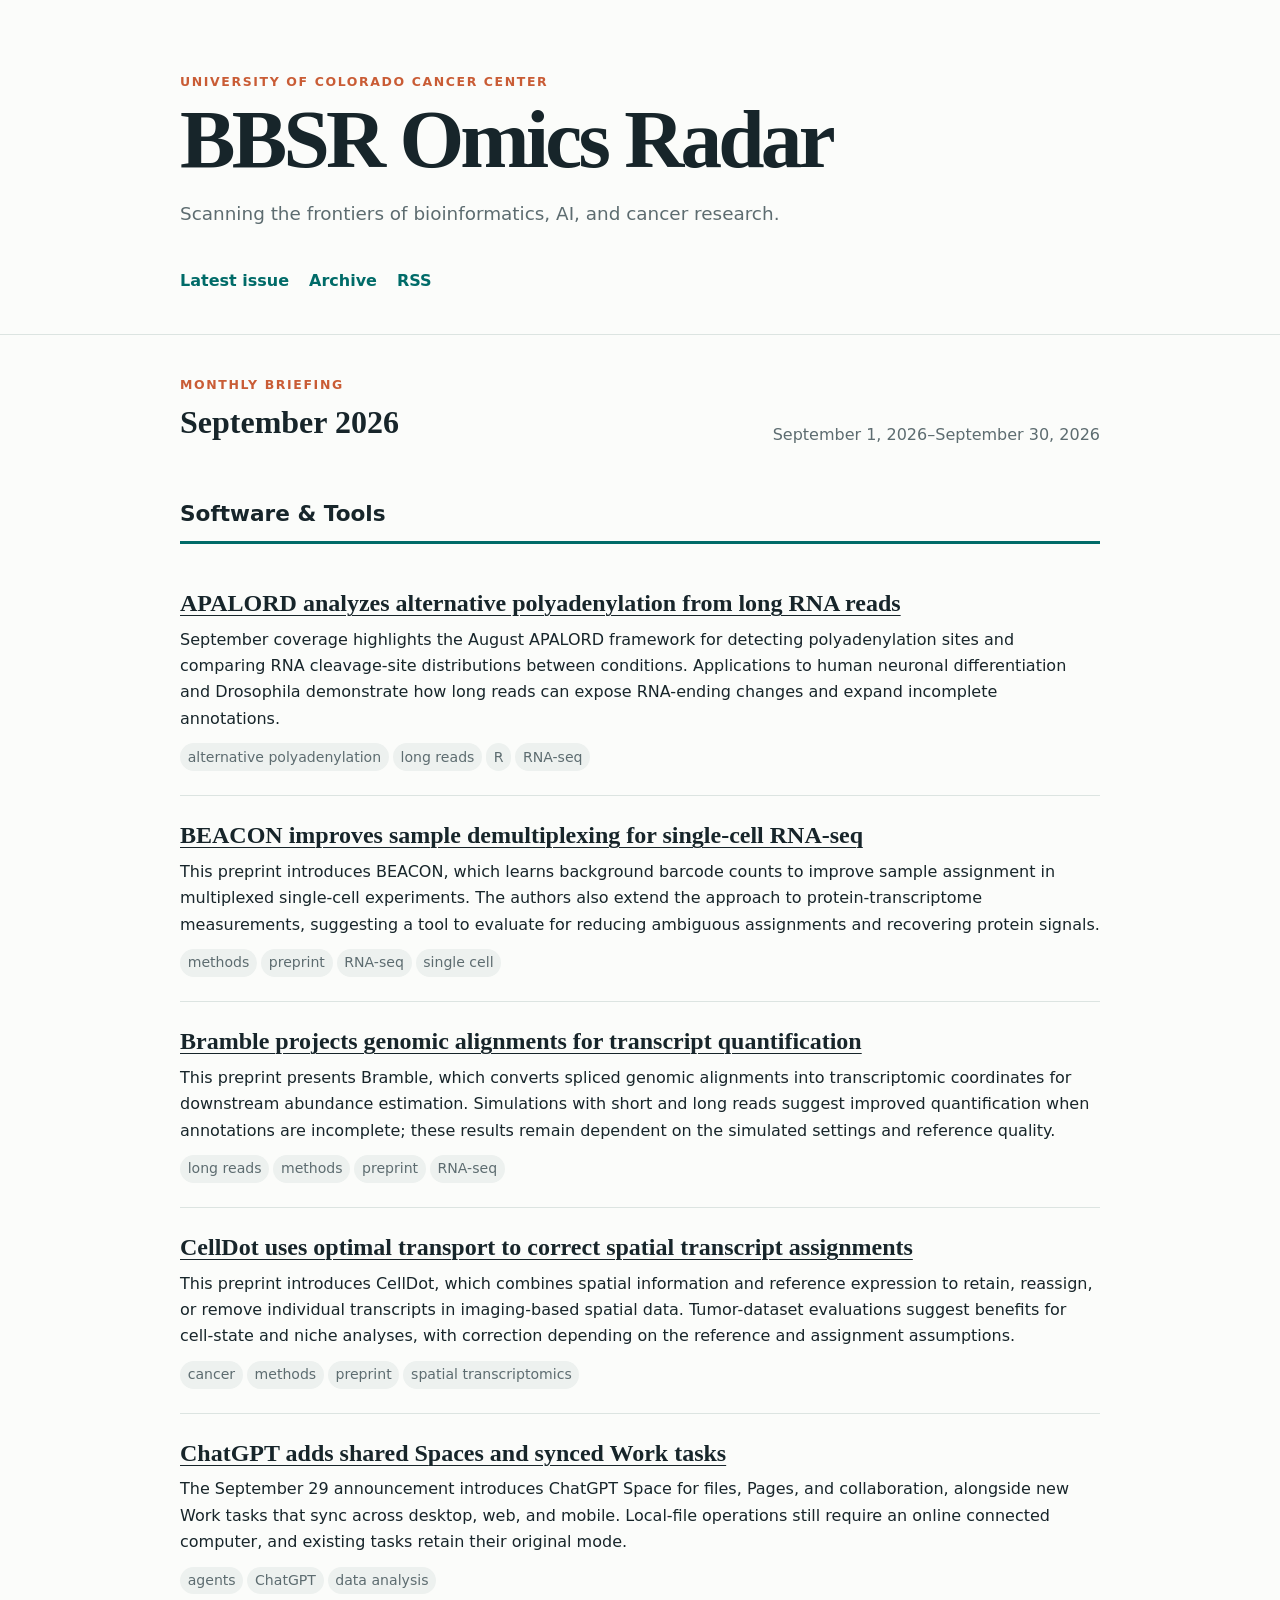
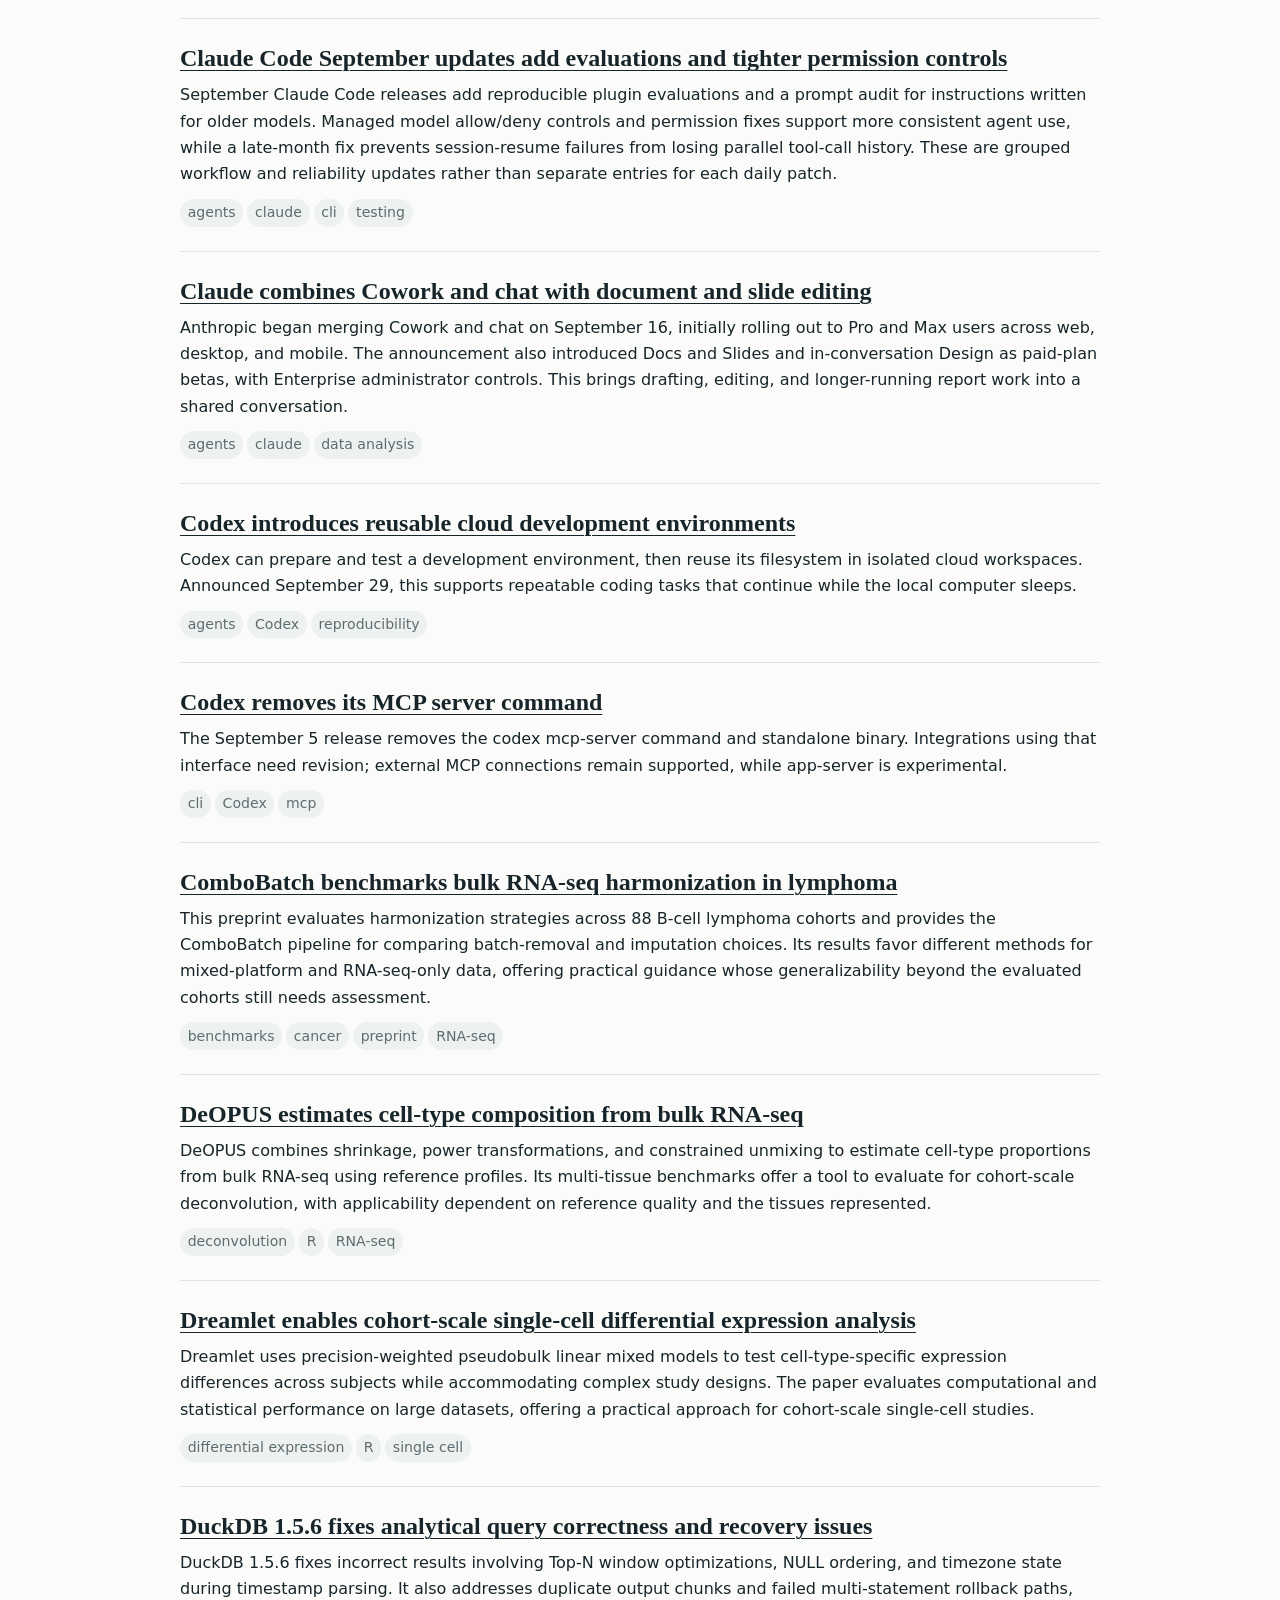
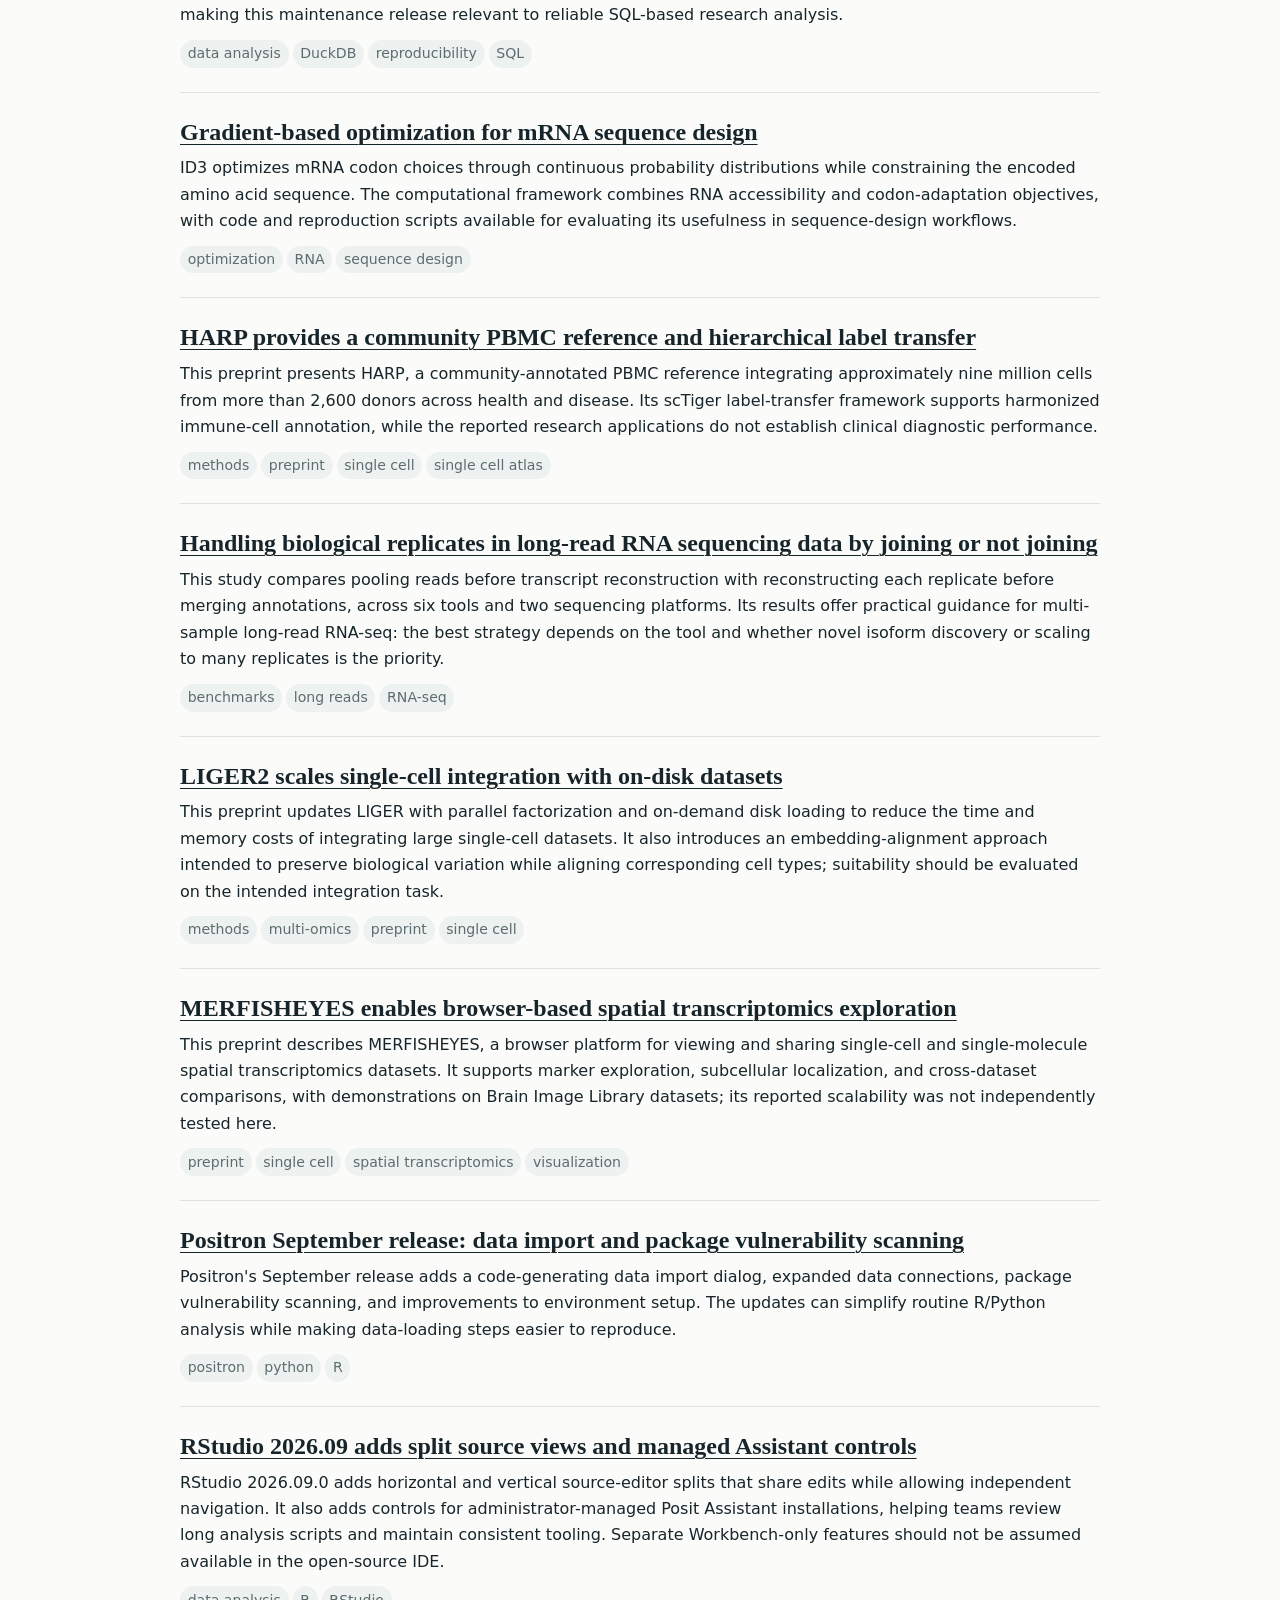
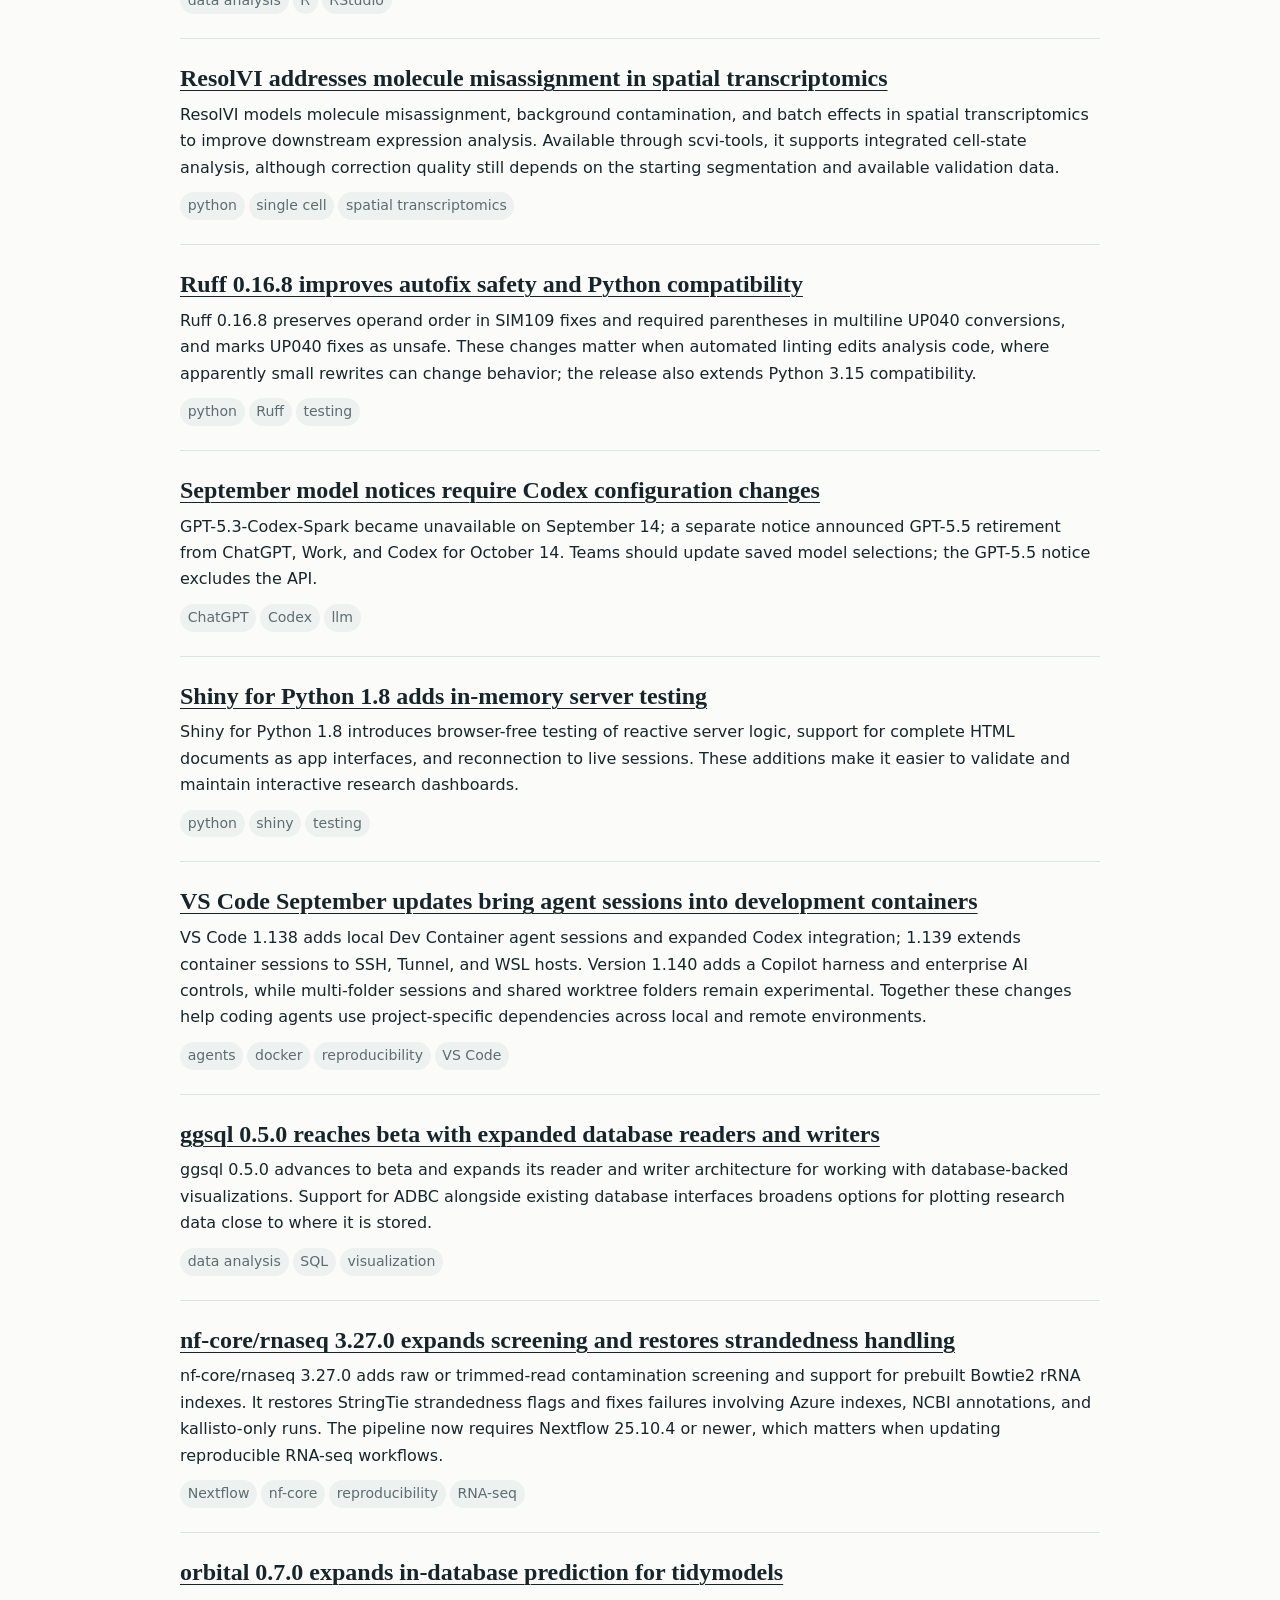
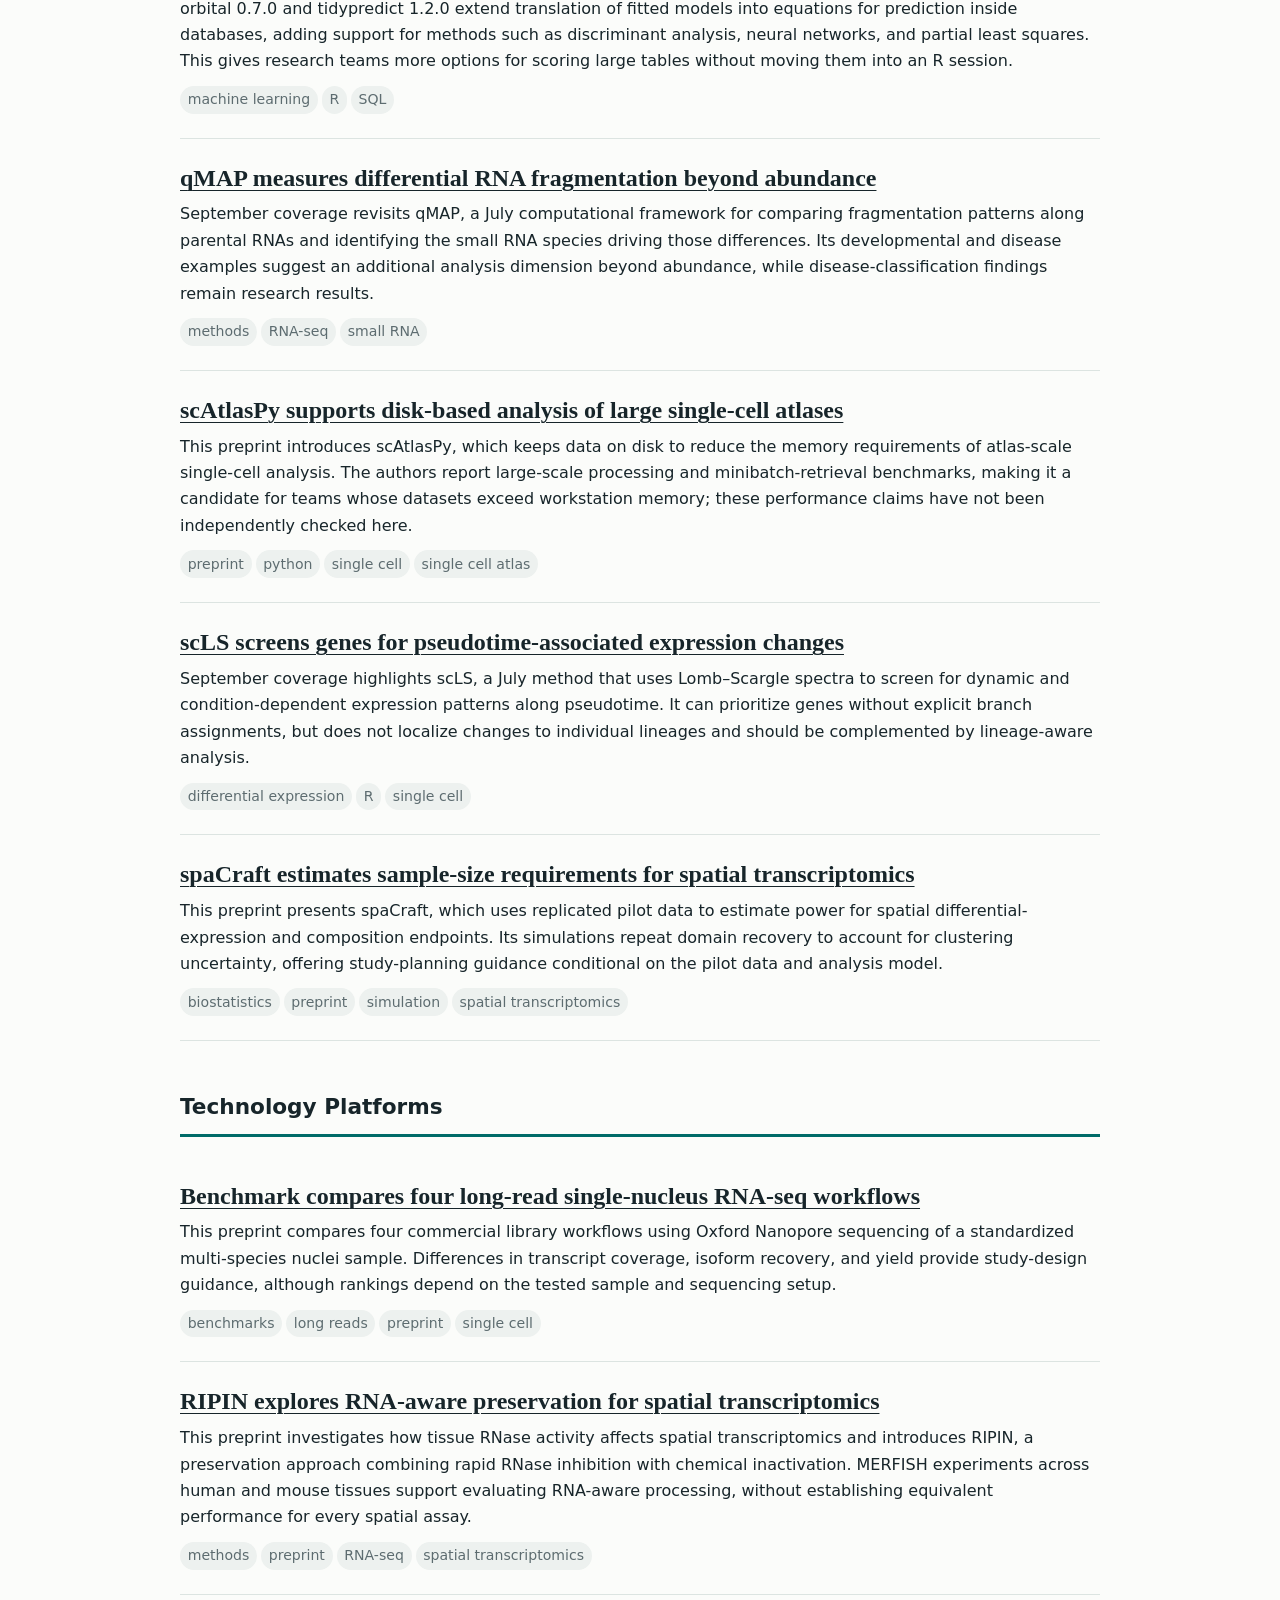
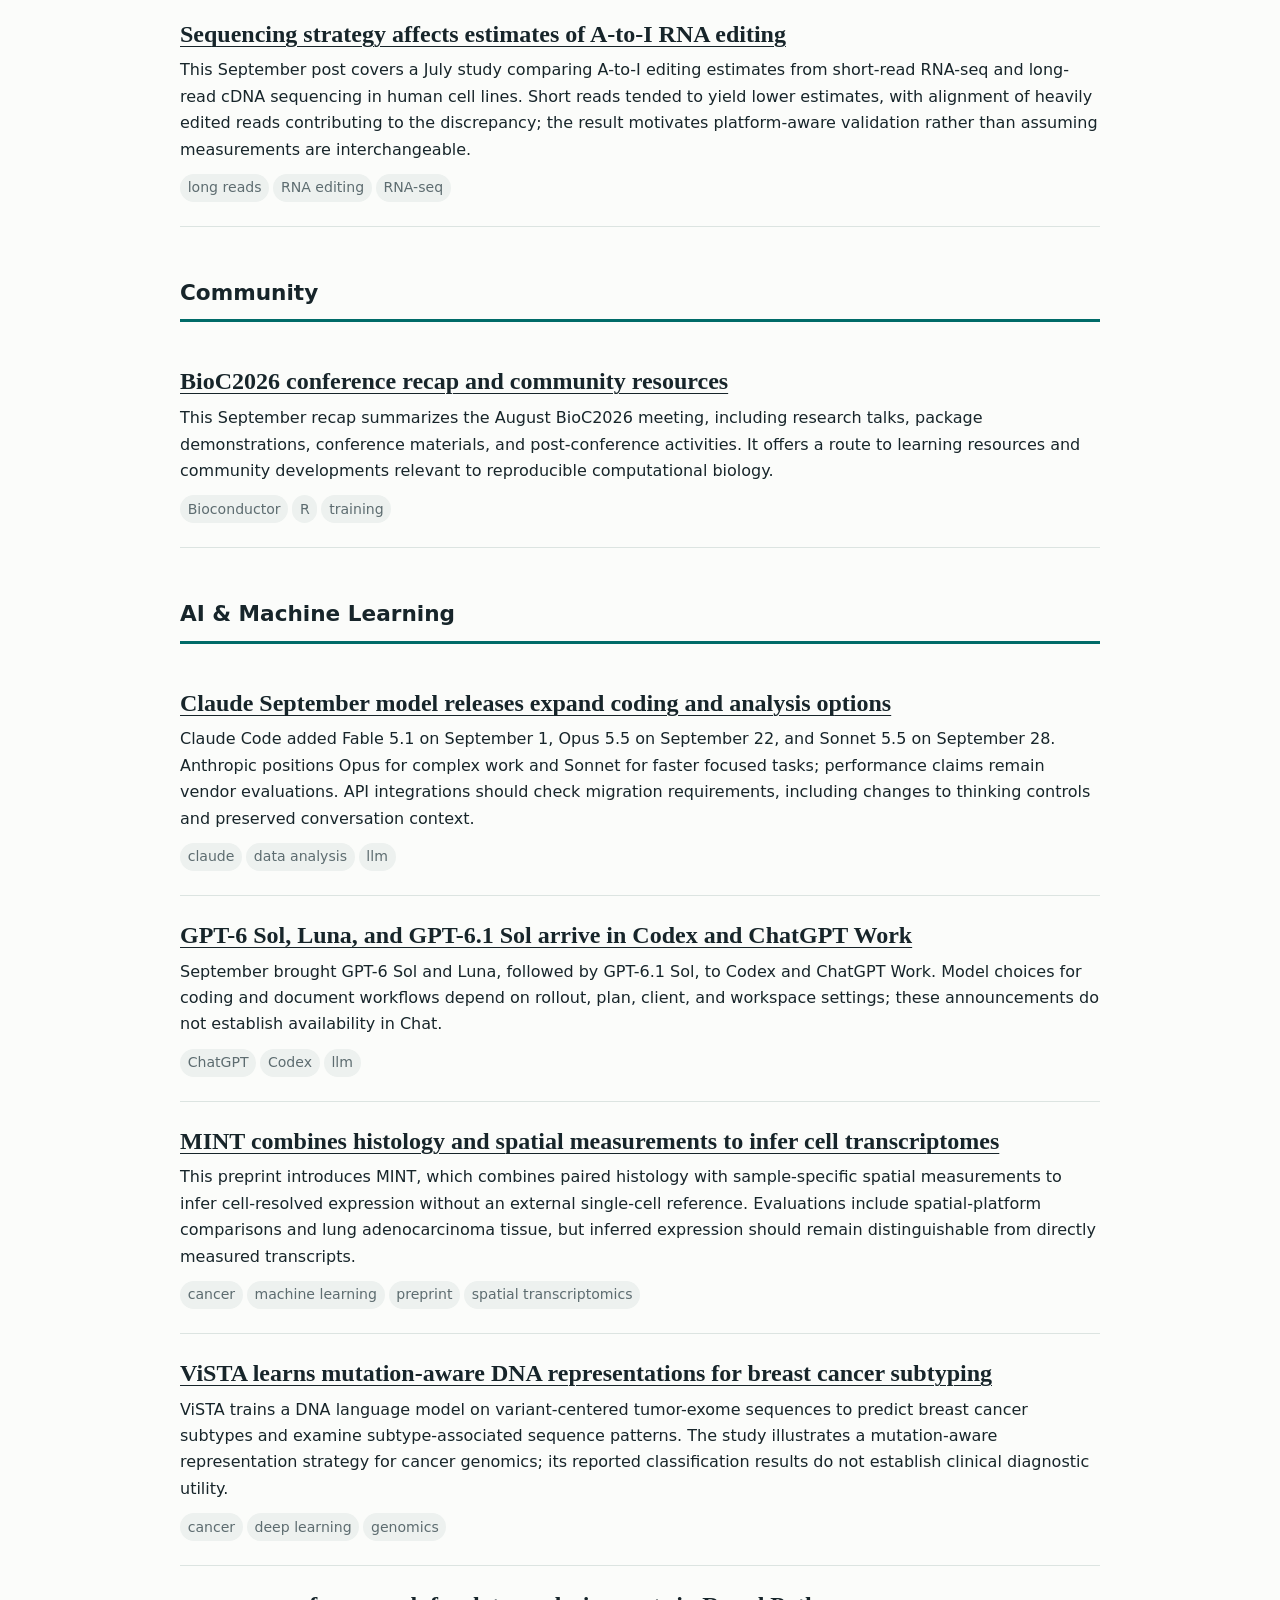
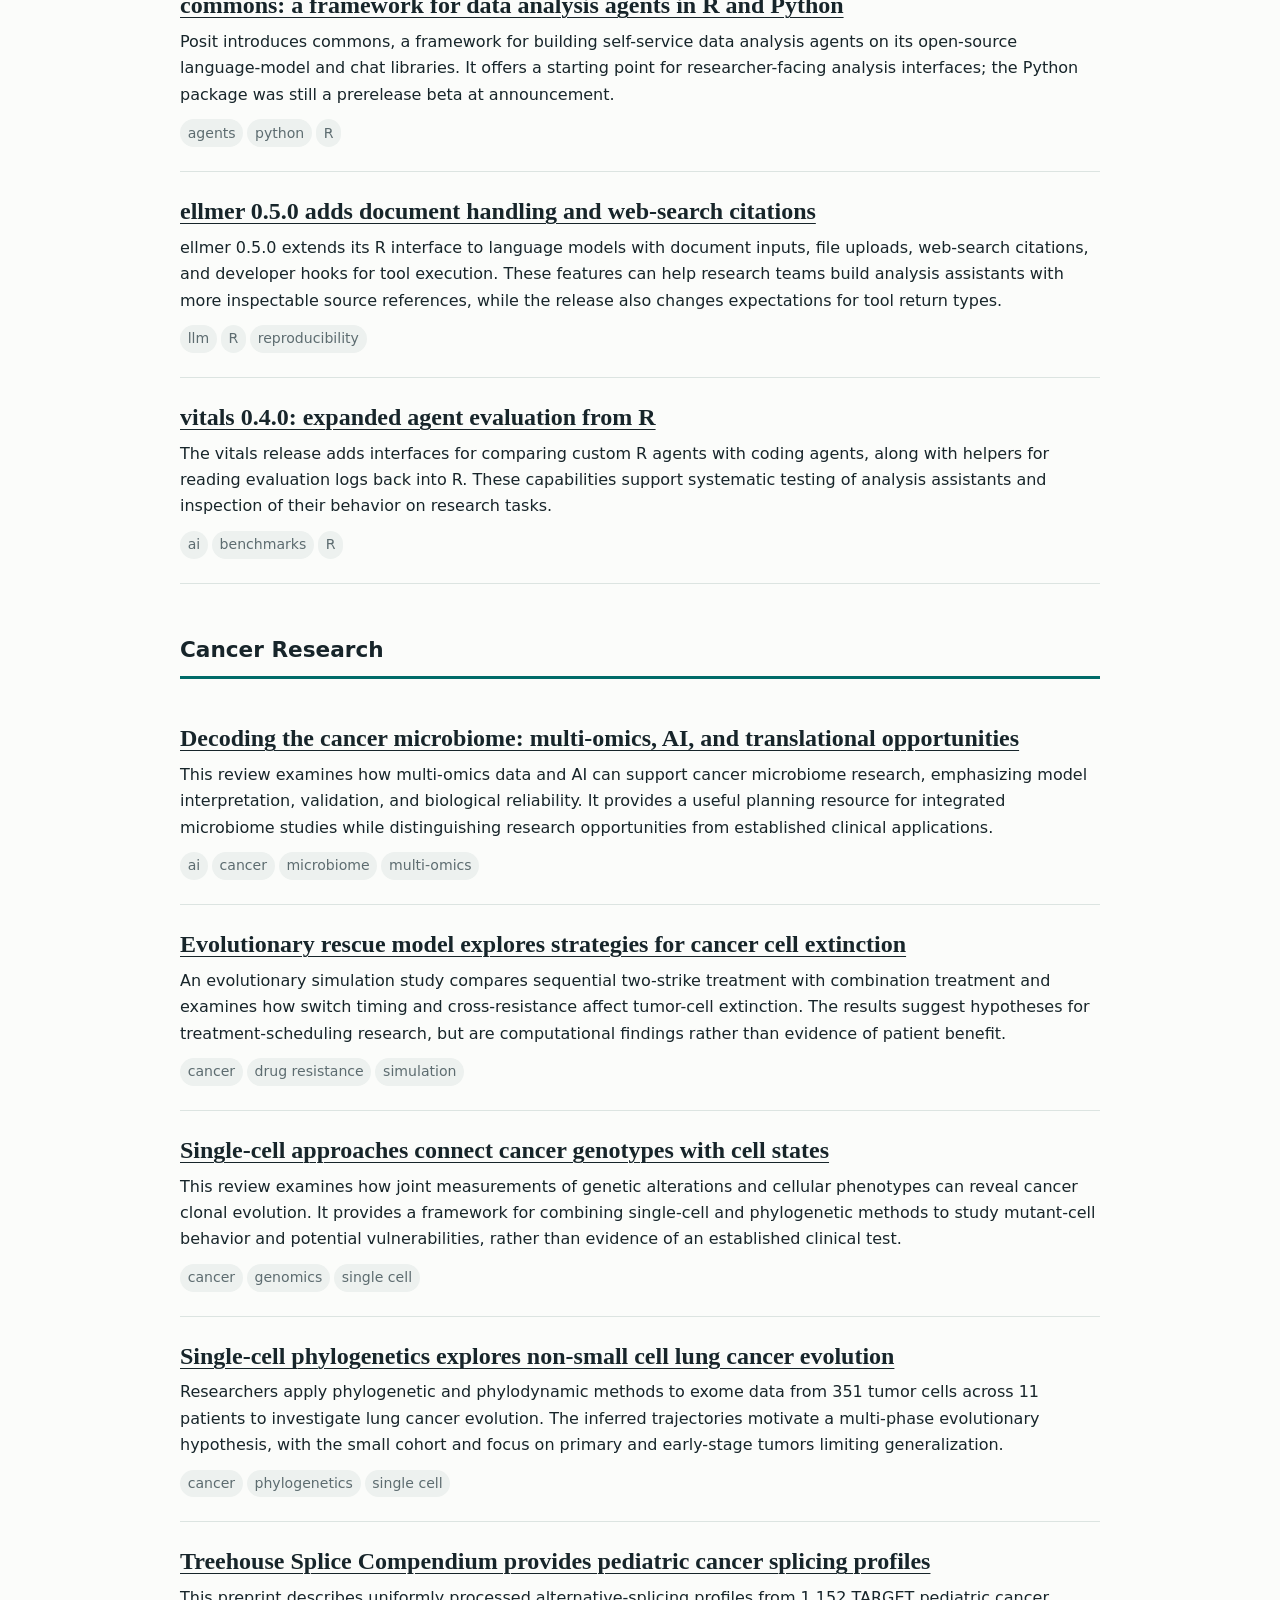
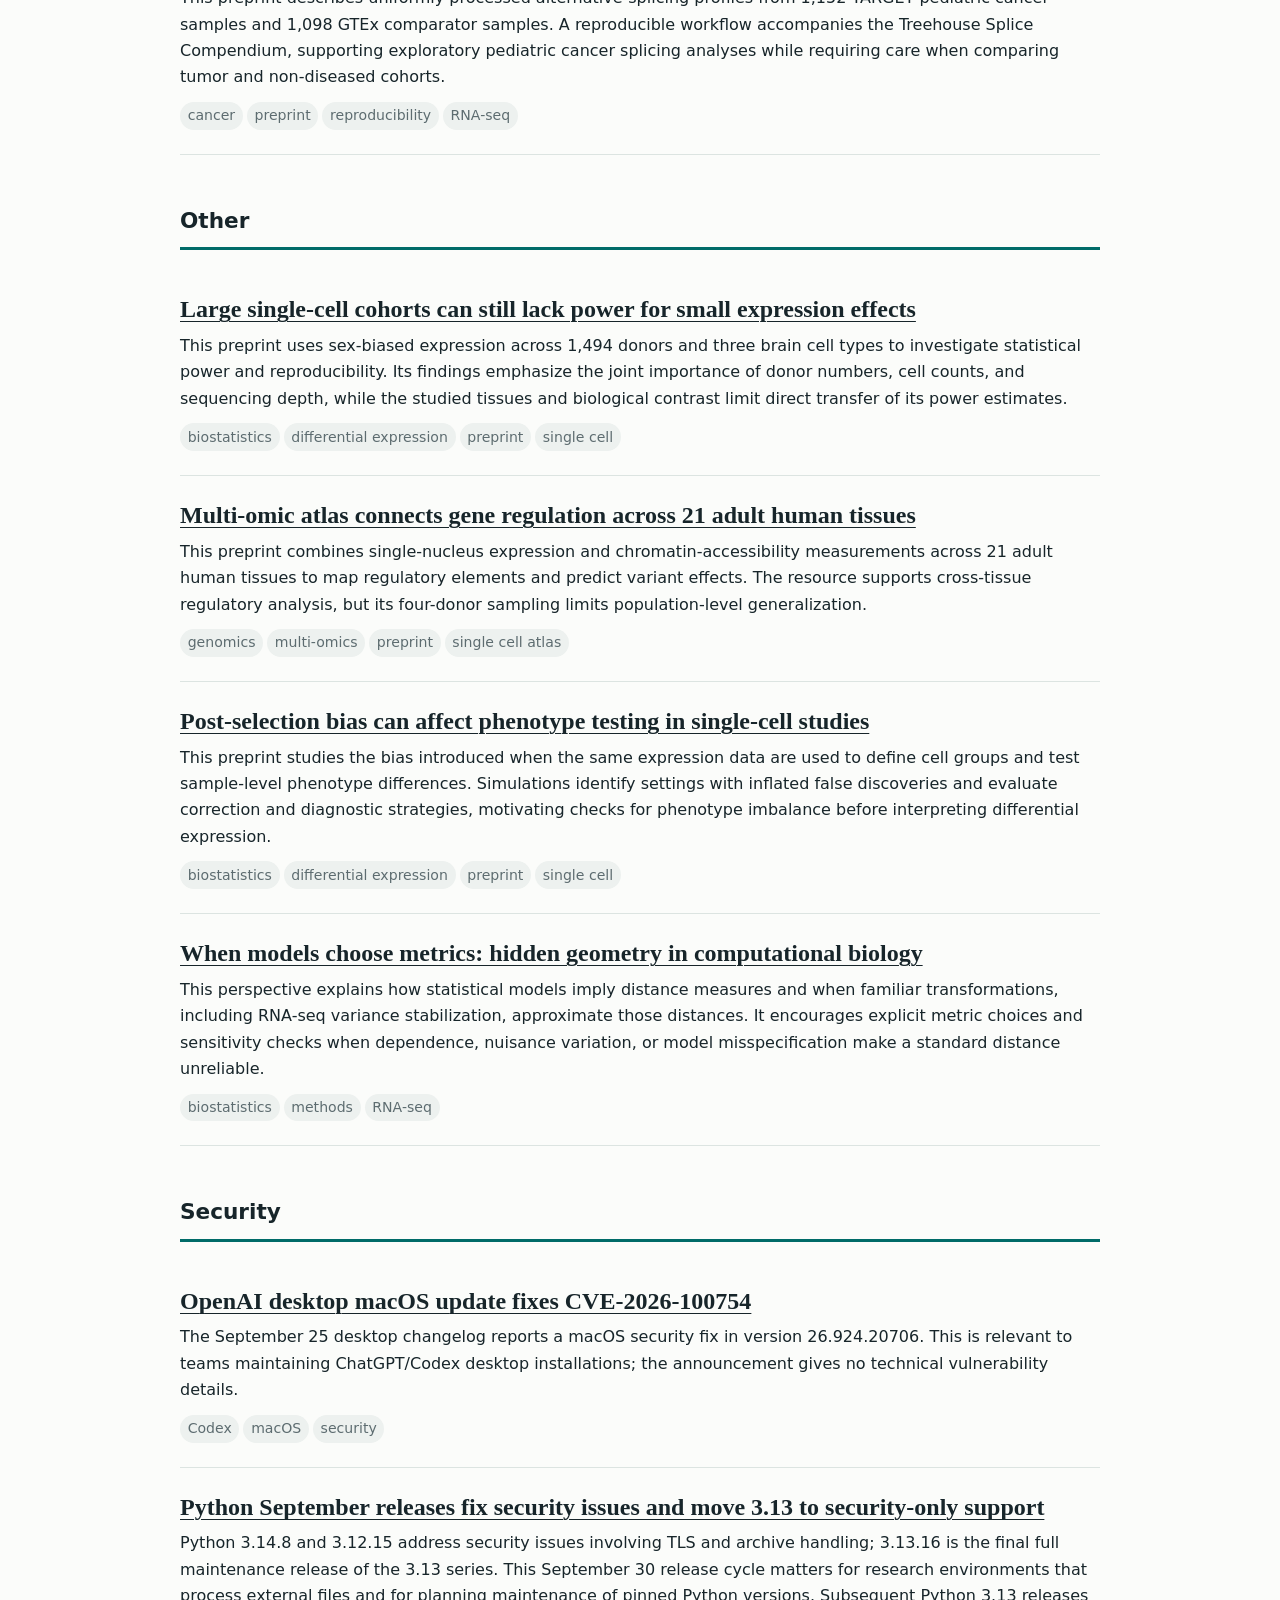
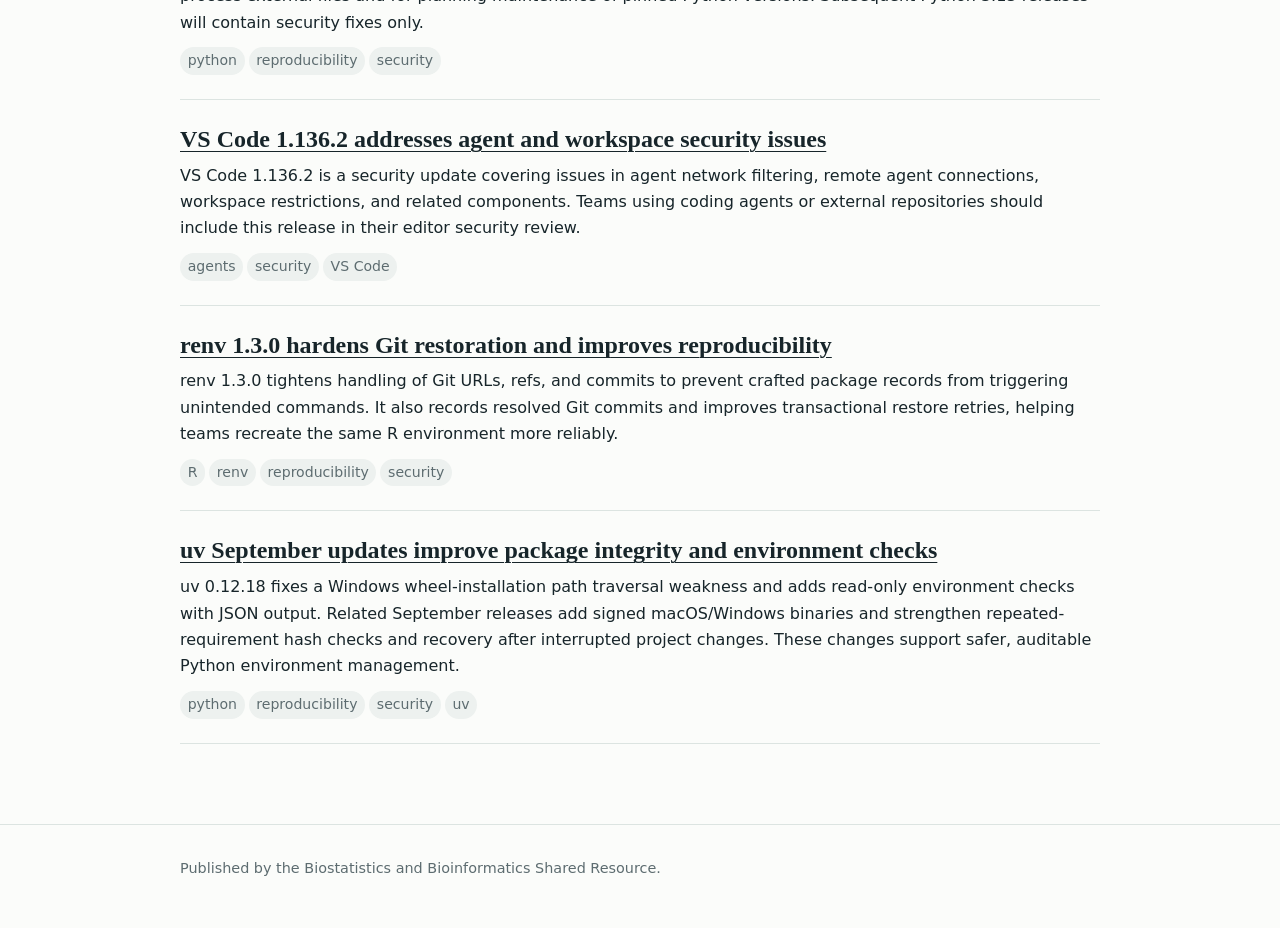
<file: docs/reports/2026-09.html>
<!doctype html>
<html lang="en">
<head>
  <meta charset="utf-8">
  <meta name="viewport" content="width=device-width, initial-scale=1">
  <meta name="description" content="Scanning the frontiers of bioinformatics, AI, and cancer research.">
  <title>September 2026 · BBSR Omics Radar</title>
  <link rel="canonical" href="https://uccc-bbsr.github.io/omics-radar/reports/2026-09.html">
  <link rel="alternate" type="application/rss+xml" title="BBSR Omics Radar" href="../feed.xml">
  <link rel="stylesheet" href="../assets/styles.css">
</head>
<body>
  <header class="site-header"><div class="shell">
    <div class="eyebrow">University of Colorado Cancer Center</div>
    <h1>BBSR Omics Radar</h1>
    <p class="subtitle">Scanning the frontiers of bioinformatics, AI, and cancer research.</p>
    <nav aria-label="Primary"><a href="../index.html">Latest issue</a><a href="../archive.html">Archive</a><a href="../feed.xml">RSS</a></nav>
  </div></header>
  <main class="shell"><section class="issue-heading">
<div><div class="eyebrow">Monthly briefing</div><h2>September 2026</h2></div>
<div class="date-window">September 1, 2026–September 30, 2026</div>
</section>
<section><h2 class="category">Software &amp; Tools</h2>

<article class="article">
  <h3><a href="https://www.rna-seqblog.com/long-read-rna-sequencing-reveals-how-neurons-choose-alternative-rna-endings/" rel="noopener noreferrer">APALORD analyzes alternative polyadenylation from long RNA reads</a></h3>
  <p>September coverage highlights the August APALORD framework for detecting polyadenylation sites and comparing RNA cleavage-site distributions between conditions. Applications to human neuronal differentiation and Drosophila demonstrate how long reads can expose RNA-ending changes and expand incomplete annotations.</p>
  <div class="tags" aria-label="Tags"><span class="tag">alternative polyadenylation</span><span class="tag">long reads</span><span class="tag">R</span><span class="tag">RNA-seq</span></div>
</article>

<article class="article">
  <h3><a href="https://www.biorxiv.org/content/10.64898/2026.09.26.754667v1" rel="noopener noreferrer">BEACON improves sample demultiplexing for single-cell RNA-seq</a></h3>
  <p>This preprint introduces BEACON, which learns background barcode counts to improve sample assignment in multiplexed single-cell experiments. The authors also extend the approach to protein-transcriptome measurements, suggesting a tool to evaluate for reducing ambiguous assignments and recovering protein signals.</p>
  <div class="tags" aria-label="Tags"><span class="tag">methods</span><span class="tag">preprint</span><span class="tag">RNA-seq</span><span class="tag">single cell</span></div>
</article>

<article class="article">
  <h3><a href="https://www.biorxiv.org/content/10.64898/2026.09.09.750464v1" rel="noopener noreferrer">Bramble projects genomic alignments for transcript quantification</a></h3>
  <p>This preprint presents Bramble, which converts spliced genomic alignments into transcriptomic coordinates for downstream abundance estimation. Simulations with short and long reads suggest improved quantification when annotations are incomplete; these results remain dependent on the simulated settings and reference quality.</p>
  <div class="tags" aria-label="Tags"><span class="tag">long reads</span><span class="tag">methods</span><span class="tag">preprint</span><span class="tag">RNA-seq</span></div>
</article>

<article class="article">
  <h3><a href="https://www.biorxiv.org/content/10.64898/2026.09.09.750350v1" rel="noopener noreferrer">CellDot uses optimal transport to correct spatial transcript assignments</a></h3>
  <p>This preprint introduces CellDot, which combines spatial information and reference expression to retain, reassign, or remove individual transcripts in imaging-based spatial data. Tumor-dataset evaluations suggest benefits for cell-state and niche analyses, with correction depending on the reference and assignment assumptions.</p>
  <div class="tags" aria-label="Tags"><span class="tag">cancer</span><span class="tag">methods</span><span class="tag">preprint</span><span class="tag">spatial transcriptomics</span></div>
</article>

<article class="article">
  <h3><a href="https://learn.chatgpt.com/docs/whats-new/devday-2026#chatgpt" rel="noopener noreferrer">ChatGPT adds shared Spaces and synced Work tasks</a></h3>
  <p>The September 29 announcement introduces ChatGPT Space for files, Pages, and collaboration, alongside new Work tasks that sync across desktop, web, and mobile. Local-file operations still require an online connected computer, and existing tasks retain their original mode.</p>
  <div class="tags" aria-label="Tags"><span class="tag">agents</span><span class="tag">ChatGPT</span><span class="tag">data analysis</span></div>
</article>

<article class="article">
  <h3><a href="https://github.com/anthropics/claude-code/releases/tag/v2.1.283" rel="noopener noreferrer">Claude Code September updates add evaluations and tighter permission controls</a></h3>
  <p>September Claude Code releases add reproducible plugin evaluations and a prompt audit for instructions written for older models. Managed model allow/deny controls and permission fixes support more consistent agent use, while a late-month fix prevents session-resume failures from losing parallel tool-call history. These are grouped workflow and reliability updates rather than separate entries for each daily patch.</p>
  <div class="tags" aria-label="Tags"><span class="tag">agents</span><span class="tag">claude</span><span class="tag">cli</span><span class="tag">testing</span></div>
</article>

<article class="article">
  <h3><a href="https://claude.com/resources/articles/cowork-is-now-claude" rel="noopener noreferrer">Claude combines Cowork and chat with document and slide editing</a></h3>
  <p>Anthropic began merging Cowork and chat on September 16, initially rolling out to Pro and Max users across web, desktop, and mobile. The announcement also introduced Docs and Slides and in-conversation Design as paid-plan betas, with Enterprise administrator controls. This brings drafting, editing, and longer-running report work into a shared conversation.</p>
  <div class="tags" aria-label="Tags"><span class="tag">agents</span><span class="tag">claude</span><span class="tag">data analysis</span></div>
</article>

<article class="article">
  <h3><a href="https://learn.chatgpt.com/docs/whats-new/devday-2026#reusable-cloud-environments" rel="noopener noreferrer">Codex introduces reusable cloud development environments</a></h3>
  <p>Codex can prepare and test a development environment, then reuse its filesystem in isolated cloud workspaces. Announced September 29, this supports repeatable coding tasks that continue while the local computer sleeps.</p>
  <div class="tags" aria-label="Tags"><span class="tag">agents</span><span class="tag">Codex</span><span class="tag">reproducibility</span></div>
</article>

<article class="article">
  <h3><a href="https://learn.chatgpt.com/docs/changelog#codex-2026-09-05" rel="noopener noreferrer">Codex removes its MCP server command</a></h3>
  <p>The September 5 release removes the codex mcp-server command and standalone binary. Integrations using that interface need revision; external MCP connections remain supported, while app-server is experimental.</p>
  <div class="tags" aria-label="Tags"><span class="tag">cli</span><span class="tag">Codex</span><span class="tag">mcp</span></div>
</article>

<article class="article">
  <h3><a href="https://www.biorxiv.org/content/10.64898/2026.09.15.751825v1" rel="noopener noreferrer">ComboBatch benchmarks bulk RNA-seq harmonization in lymphoma</a></h3>
  <p>This preprint evaluates harmonization strategies across 88 B-cell lymphoma cohorts and provides the ComboBatch pipeline for comparing batch-removal and imputation choices. Its results favor different methods for mixed-platform and RNA-seq-only data, offering practical guidance whose generalizability beyond the evaluated cohorts still needs assessment.</p>
  <div class="tags" aria-label="Tags"><span class="tag">benchmarks</span><span class="tag">cancer</span><span class="tag">preprint</span><span class="tag">RNA-seq</span></div>
</article>

<article class="article">
  <h3><a href="https://www.rna-seqblog.com/deopus-improves-cell-type-estimates-from-bulk-rna-sequencing/" rel="noopener noreferrer">DeOPUS estimates cell-type composition from bulk RNA-seq</a></h3>
  <p>DeOPUS combines shrinkage, power transformations, and constrained unmixing to estimate cell-type proportions from bulk RNA-seq using reference profiles. Its multi-tissue benchmarks offer a tool to evaluate for cohort-scale deconvolution, with applicability dependent on reference quality and the tissues represented.</p>
  <div class="tags" aria-label="Tags"><span class="tag">deconvolution</span><span class="tag">R</span><span class="tag">RNA-seq</span></div>
</article>

<article class="article">
  <h3><a href="https://www.nature.com/articles/s41467-026-75680-8" rel="noopener noreferrer">Dreamlet enables cohort-scale single-cell differential expression analysis</a></h3>
  <p>Dreamlet uses precision-weighted pseudobulk linear mixed models to test cell-type-specific expression differences across subjects while accommodating complex study designs. The paper evaluates computational and statistical performance on large datasets, offering a practical approach for cohort-scale single-cell studies.</p>
  <div class="tags" aria-label="Tags"><span class="tag">differential expression</span><span class="tag">R</span><span class="tag">single cell</span></div>
</article>

<article class="article">
  <h3><a href="https://github.com/duckdb/duckdb/releases/tag/v1.5.6" rel="noopener noreferrer">DuckDB 1.5.6 fixes analytical query correctness and recovery issues</a></h3>
  <p>DuckDB 1.5.6 fixes incorrect results involving Top-N window optimizations, NULL ordering, and timezone state during timestamp parsing. It also addresses duplicate output chunks and failed multi-statement rollback paths, making this maintenance release relevant to reliable SQL-based research analysis.</p>
  <div class="tags" aria-label="Tags"><span class="tag">data analysis</span><span class="tag">DuckDB</span><span class="tag">reproducibility</span><span class="tag">SQL</span></div>
</article>

<article class="article">
  <h3><a href="https://academic.oup.com/bioinformatics/article/42/9/btag667/8790037" rel="noopener noreferrer">Gradient-based optimization for mRNA sequence design</a></h3>
  <p>ID3 optimizes mRNA codon choices through continuous probability distributions while constraining the encoded amino acid sequence. The computational framework combines RNA accessibility and codon-adaptation objectives, with code and reproduction scripts available for evaluating its usefulness in sequence-design workflows.</p>
  <div class="tags" aria-label="Tags"><span class="tag">optimization</span><span class="tag">RNA</span><span class="tag">sequence design</span></div>
</article>

<article class="article">
  <h3><a href="https://www.biorxiv.org/content/10.64898/2026.09.21.749940v1" rel="noopener noreferrer">HARP provides a community PBMC reference and hierarchical label transfer</a></h3>
  <p>This preprint presents HARP, a community-annotated PBMC reference integrating approximately nine million cells from more than 2,600 donors across health and disease. Its scTiger label-transfer framework supports harmonized immune-cell annotation, while the reported research applications do not establish clinical diagnostic performance.</p>
  <div class="tags" aria-label="Tags"><span class="tag">methods</span><span class="tag">preprint</span><span class="tag">single cell</span><span class="tag">single cell atlas</span></div>
</article>

<article class="article">
  <h3><a href="https://www.nature.com/articles/s41467-026-77367-6" rel="noopener noreferrer">Handling biological replicates in long-read RNA sequencing data by joining or not joining</a></h3>
  <p>This study compares pooling reads before transcript reconstruction with reconstructing each replicate before merging annotations, across six tools and two sequencing platforms. Its results offer practical guidance for multi-sample long-read RNA-seq: the best strategy depends on the tool and whether novel isoform discovery or scaling to many replicates is the priority.</p>
  <div class="tags" aria-label="Tags"><span class="tag">benchmarks</span><span class="tag">long reads</span><span class="tag">RNA-seq</span></div>
</article>

<article class="article">
  <h3><a href="https://www.biorxiv.org/content/10.64898/2026.09.08.750130v1" rel="noopener noreferrer">LIGER2 scales single-cell integration with on-disk datasets</a></h3>
  <p>This preprint updates LIGER with parallel factorization and on-demand disk loading to reduce the time and memory costs of integrating large single-cell datasets. It also introduces an embedding-alignment approach intended to preserve biological variation while aligning corresponding cell types; suitability should be evaluated on the intended integration task.</p>
  <div class="tags" aria-label="Tags"><span class="tag">methods</span><span class="tag">multi-omics</span><span class="tag">preprint</span><span class="tag">single cell</span></div>
</article>

<article class="article">
  <h3><a href="https://www.biorxiv.org/content/10.64898/2026.09.20.753029v2" rel="noopener noreferrer">MERFISHEYES enables browser-based spatial transcriptomics exploration</a></h3>
  <p>This preprint describes MERFISHEYES, a browser platform for viewing and sharing single-cell and single-molecule spatial transcriptomics datasets. It supports marker exploration, subcellular localization, and cross-dataset comparisons, with demonstrations on Brain Image Library datasets; its reported scalability was not independently tested here.</p>
  <div class="tags" aria-label="Tags"><span class="tag">preprint</span><span class="tag">single cell</span><span class="tag">spatial transcriptomics</span><span class="tag">visualization</span></div>
</article>

<article class="article">
  <h3><a href="https://opensource.posit.co/blog/2026-09-09_positron-2026-09-release/" rel="noopener noreferrer">Positron September release: data import and package vulnerability scanning</a></h3>
  <p>Positron&#x27;s September release adds a code-generating data import dialog, expanded data connections, package vulnerability scanning, and improvements to environment setup. The updates can simplify routine R/Python analysis while making data-loading steps easier to reproduce.</p>
  <div class="tags" aria-label="Tags"><span class="tag">positron</span><span class="tag">python</span><span class="tag">R</span></div>
</article>

<article class="article">
  <h3><a href="https://docs.posit.co/ide/news/index.html#rstudio-2026.09.0" rel="noopener noreferrer">RStudio 2026.09 adds split source views and managed Assistant controls</a></h3>
  <p>RStudio 2026.09.0 adds horizontal and vertical source-editor splits that share edits while allowing independent navigation. It also adds controls for administrator-managed Posit Assistant installations, helping teams review long analysis scripts and maintain consistent tooling. Separate Workbench-only features should not be assumed available in the open-source IDE.</p>
  <div class="tags" aria-label="Tags"><span class="tag">data analysis</span><span class="tag">R</span><span class="tag">RStudio</span></div>
</article>

<article class="article">
  <h3><a href="https://www.rna-seqblog.com/resolvi-improves-accuracy-in-spatial-transcriptomics-analysis/" rel="noopener noreferrer">ResolVI addresses molecule misassignment in spatial transcriptomics</a></h3>
  <p>ResolVI models molecule misassignment, background contamination, and batch effects in spatial transcriptomics to improve downstream expression analysis. Available through scvi-tools, it supports integrated cell-state analysis, although correction quality still depends on the starting segmentation and available validation data.</p>
  <div class="tags" aria-label="Tags"><span class="tag">python</span><span class="tag">single cell</span><span class="tag">spatial transcriptomics</span></div>
</article>

<article class="article">
  <h3><a href="https://github.com/astral-sh/ruff/releases/tag/0.16.8" rel="noopener noreferrer">Ruff 0.16.8 improves autofix safety and Python compatibility</a></h3>
  <p>Ruff 0.16.8 preserves operand order in SIM109 fixes and required parentheses in multiline UP040 conversions, and marks UP040 fixes as unsafe. These changes matter when automated linting edits analysis code, where apparently small rewrites can change behavior; the release also extends Python 3.15 compatibility.</p>
  <div class="tags" aria-label="Tags"><span class="tag">python</span><span class="tag">Ruff</span><span class="tag">testing</span></div>
</article>

<article class="article">
  <h3><a href="https://learn.chatgpt.com/docs/changelog#codex-2026-09-14-codex-spark-deprecation" rel="noopener noreferrer">September model notices require Codex configuration changes</a></h3>
  <p>GPT-5.3-Codex-Spark became unavailable on September 14; a separate notice announced GPT-5.5 retirement from ChatGPT, Work, and Codex for October 14. Teams should update saved model selections; the GPT-5.5 notice excludes the API.</p>
  <div class="tags" aria-label="Tags"><span class="tag">ChatGPT</span><span class="tag">Codex</span><span class="tag">llm</span></div>
</article>

<article class="article">
  <h3><a href="https://opensource.posit.co/blog/2026-09-22_shiny-python-1-8/" rel="noopener noreferrer">Shiny for Python 1.8 adds in-memory server testing</a></h3>
  <p>Shiny for Python 1.8 introduces browser-free testing of reactive server logic, support for complete HTML documents as app interfaces, and reconnection to live sessions. These additions make it easier to validate and maintain interactive research dashboards.</p>
  <div class="tags" aria-label="Tags"><span class="tag">python</span><span class="tag">shiny</span><span class="tag">testing</span></div>
</article>

<article class="article">
  <h3><a href="https://code.visualstudio.com/updates/v1_140" rel="noopener noreferrer">VS Code September updates bring agent sessions into development containers</a></h3>
  <p>VS Code 1.138 adds local Dev Container agent sessions and expanded Codex integration; 1.139 extends container sessions to SSH, Tunnel, and WSL hosts. Version 1.140 adds a Copilot harness and enterprise AI controls, while multi-folder sessions and shared worktree folders remain experimental. Together these changes help coding agents use project-specific dependencies across local and remote environments.</p>
  <div class="tags" aria-label="Tags"><span class="tag">agents</span><span class="tag">docker</span><span class="tag">reproducibility</span><span class="tag">VS Code</span></div>
</article>

<article class="article">
  <h3><a href="https://opensource.posit.co/blog/2026-09-24_ggsql_0_5_0/" rel="noopener noreferrer">ggsql 0.5.0 reaches beta with expanded database readers and writers</a></h3>
  <p>ggsql 0.5.0 advances to beta and expands its reader and writer architecture for working with database-backed visualizations. Support for ADBC alongside existing database interfaces broadens options for plotting research data close to where it is stored.</p>
  <div class="tags" aria-label="Tags"><span class="tag">data analysis</span><span class="tag">SQL</span><span class="tag">visualization</span></div>
</article>

<article class="article">
  <h3><a href="https://github.com/nf-core/rnaseq/releases/tag/3.27.0" rel="noopener noreferrer">nf-core/rnaseq 3.27.0 expands screening and restores strandedness handling</a></h3>
  <p>nf-core/rnaseq 3.27.0 adds raw or trimmed-read contamination screening and support for prebuilt Bowtie2 rRNA indexes. It restores StringTie strandedness flags and fixes failures involving Azure indexes, NCBI annotations, and kallisto-only runs. The pipeline now requires Nextflow 25.10.4 or newer, which matters when updating reproducible RNA-seq workflows.</p>
  <div class="tags" aria-label="Tags"><span class="tag">Nextflow</span><span class="tag">nf-core</span><span class="tag">reproducibility</span><span class="tag">RNA-seq</span></div>
</article>

<article class="article">
  <h3><a href="https://opensource.posit.co/blog/2026-09-09_orbital-0-7-0/" rel="noopener noreferrer">orbital 0.7.0 expands in-database prediction for tidymodels</a></h3>
  <p>orbital 0.7.0 and tidypredict 1.2.0 extend translation of fitted models into equations for prediction inside databases, adding support for methods such as discriminant analysis, neural networks, and partial least squares. This gives research teams more options for scoring large tables without moving them into an R session.</p>
  <div class="tags" aria-label="Tags"><span class="tag">machine learning</span><span class="tag">R</span><span class="tag">SQL</span></div>
</article>

<article class="article">
  <h3><a href="https://www.rna-seqblog.com/qmap-reveals-rna-fragmentation-patterns-linked-to-development-and-disease/" rel="noopener noreferrer">qMAP measures differential RNA fragmentation beyond abundance</a></h3>
  <p>September coverage revisits qMAP, a July computational framework for comparing fragmentation patterns along parental RNAs and identifying the small RNA species driving those differences. Its developmental and disease examples suggest an additional analysis dimension beyond abundance, while disease-classification findings remain research results.</p>
  <div class="tags" aria-label="Tags"><span class="tag">methods</span><span class="tag">RNA-seq</span><span class="tag">small RNA</span></div>
</article>

<article class="article">
  <h3><a href="https://www.biorxiv.org/content/10.64898/2026.09.03.748766v1" rel="noopener noreferrer">scAtlasPy supports disk-based analysis of large single-cell atlases</a></h3>
  <p>This preprint introduces scAtlasPy, which keeps data on disk to reduce the memory requirements of atlas-scale single-cell analysis. The authors report large-scale processing and minibatch-retrieval benchmarks, making it a candidate for teams whose datasets exceed workstation memory; these performance claims have not been independently checked here.</p>
  <div class="tags" aria-label="Tags"><span class="tag">preprint</span><span class="tag">python</span><span class="tag">single cell</span><span class="tag">single cell atlas</span></div>
</article>

<article class="article">
  <h3><a href="https://www.rna-seqblog.com/scls-a-computationally-efficient-differentially-expressed-gene-detection-algorithm/" rel="noopener noreferrer">scLS screens genes for pseudotime-associated expression changes</a></h3>
  <p>September coverage highlights scLS, a July method that uses Lomb–Scargle spectra to screen for dynamic and condition-dependent expression patterns along pseudotime. It can prioritize genes without explicit branch assignments, but does not localize changes to individual lineages and should be complemented by lineage-aware analysis.</p>
  <div class="tags" aria-label="Tags"><span class="tag">differential expression</span><span class="tag">R</span><span class="tag">single cell</span></div>
</article>

<article class="article">
  <h3><a href="https://www.biorxiv.org/content/10.64898/2026.09.04.749534v1" rel="noopener noreferrer">spaCraft estimates sample-size requirements for spatial transcriptomics</a></h3>
  <p>This preprint presents spaCraft, which uses replicated pilot data to estimate power for spatial differential-expression and composition endpoints. Its simulations repeat domain recovery to account for clustering uncertainty, offering study-planning guidance conditional on the pilot data and analysis model.</p>
  <div class="tags" aria-label="Tags"><span class="tag">biostatistics</span><span class="tag">preprint</span><span class="tag">simulation</span><span class="tag">spatial transcriptomics</span></div>
</article>
</section>
<section><h2 class="category">Technology Platforms</h2>

<article class="article">
  <h3><a href="https://www.biorxiv.org/content/10.64898/2026.09.01.748518v1" rel="noopener noreferrer">Benchmark compares four long-read single-nucleus RNA-seq workflows</a></h3>
  <p>This preprint compares four commercial library workflows using Oxford Nanopore sequencing of a standardized multi-species nuclei sample. Differences in transcript coverage, isoform recovery, and yield provide study-design guidance, although rankings depend on the tested sample and sequencing setup.</p>
  <div class="tags" aria-label="Tags"><span class="tag">benchmarks</span><span class="tag">long reads</span><span class="tag">preprint</span><span class="tag">single cell</span></div>
</article>

<article class="article">
  <h3><a href="https://www.biorxiv.org/content/10.64898/2026.09.07.749899v1" rel="noopener noreferrer">RIPIN explores RNA-aware preservation for spatial transcriptomics</a></h3>
  <p>This preprint investigates how tissue RNase activity affects spatial transcriptomics and introduces RIPIN, a preservation approach combining rapid RNase inhibition with chemical inactivation. MERFISH experiments across human and mouse tissues support evaluating RNA-aware processing, without establishing equivalent performance for every spatial assay.</p>
  <div class="tags" aria-label="Tags"><span class="tag">methods</span><span class="tag">preprint</span><span class="tag">RNA-seq</span><span class="tag">spatial transcriptomics</span></div>
</article>

<article class="article">
  <h3><a href="https://www.rna-seqblog.com/short-read-rna-seq-yields-lower-estimates-of-a-to-i-rna-editing-levels-than-long-read-cdna-sequencing/" rel="noopener noreferrer">Sequencing strategy affects estimates of A-to-I RNA editing</a></h3>
  <p>This September post covers a July study comparing A-to-I editing estimates from short-read RNA-seq and long-read cDNA sequencing in human cell lines. Short reads tended to yield lower estimates, with alignment of heavily edited reads contributing to the discrepancy; the result motivates platform-aware validation rather than assuming measurements are interchangeable.</p>
  <div class="tags" aria-label="Tags"><span class="tag">long reads</span><span class="tag">RNA editing</span><span class="tag">RNA-seq</span></div>
</article>
</section>
<section><h2 class="category">Community</h2>

<article class="article">
  <h3><a href="https://blog.bioconductor.org/posts/2026-09-30-BioC2026-recap/index.html" rel="noopener noreferrer">BioC2026 conference recap and community resources</a></h3>
  <p>This September recap summarizes the August BioC2026 meeting, including research talks, package demonstrations, conference materials, and post-conference activities. It offers a route to learning resources and community developments relevant to reproducible computational biology.</p>
  <div class="tags" aria-label="Tags"><span class="tag">Bioconductor</span><span class="tag">R</span><span class="tag">training</span></div>
</article>
</section>
<section><h2 class="category">AI &amp; Machine Learning</h2>

<article class="article">
  <h3><a href="https://www.anthropic.com/claude-opus-5-5" rel="noopener noreferrer">Claude September model releases expand coding and analysis options</a></h3>
  <p>Claude Code added Fable 5.1 on September 1, Opus 5.5 on September 22, and Sonnet 5.5 on September 28. Anthropic positions Opus for complex work and Sonnet for faster focused tasks; performance claims remain vendor evaluations. API integrations should check migration requirements, including changes to thinking controls and preserved conversation context.</p>
  <div class="tags" aria-label="Tags"><span class="tag">claude</span><span class="tag">data analysis</span><span class="tag">llm</span></div>
</article>

<article class="article">
  <h3><a href="https://learn.chatgpt.com/docs/changelog#codex-2026-09-29-gpt-61-sol" rel="noopener noreferrer">GPT-6 Sol, Luna, and GPT-6.1 Sol arrive in Codex and ChatGPT Work</a></h3>
  <p>September brought GPT-6 Sol and Luna, followed by GPT-6.1 Sol, to Codex and ChatGPT Work. Model choices for coding and document workflows depend on rollout, plan, client, and workspace settings; these announcements do not establish availability in Chat.</p>
  <div class="tags" aria-label="Tags"><span class="tag">ChatGPT</span><span class="tag">Codex</span><span class="tag">llm</span></div>
</article>

<article class="article">
  <h3><a href="https://www.biorxiv.org/content/10.64898/2026.09.16.751717v1" rel="noopener noreferrer">MINT combines histology and spatial measurements to infer cell transcriptomes</a></h3>
  <p>This preprint introduces MINT, which combines paired histology with sample-specific spatial measurements to infer cell-resolved expression without an external single-cell reference. Evaluations include spatial-platform comparisons and lung adenocarcinoma tissue, but inferred expression should remain distinguishable from directly measured transcripts.</p>
  <div class="tags" aria-label="Tags"><span class="tag">cancer</span><span class="tag">machine learning</span><span class="tag">preprint</span><span class="tag">spatial transcriptomics</span></div>
</article>

<article class="article">
  <h3><a href="https://link.springer.com/article/10.1186/s13059-026-04275-9" rel="noopener noreferrer">ViSTA learns mutation-aware DNA representations for breast cancer subtyping</a></h3>
  <p>ViSTA trains a DNA language model on variant-centered tumor-exome sequences to predict breast cancer subtypes and examine subtype-associated sequence patterns. The study illustrates a mutation-aware representation strategy for cancer genomics; its reported classification results do not establish clinical diagnostic utility.</p>
  <div class="tags" aria-label="Tags"><span class="tag">cancer</span><span class="tag">deep learning</span><span class="tag">genomics</span></div>
</article>

<article class="article">
  <h3><a href="https://opensource.posit.co/blog/2026-09-15_commons-0-1-0/" rel="noopener noreferrer">commons: a framework for data analysis agents in R and Python</a></h3>
  <p>Posit introduces commons, a framework for building self-service data analysis agents on its open-source language-model and chat libraries. It offers a starting point for researcher-facing analysis interfaces; the Python package was still a prerelease beta at announcement.</p>
  <div class="tags" aria-label="Tags"><span class="tag">agents</span><span class="tag">python</span><span class="tag">R</span></div>
</article>

<article class="article">
  <h3><a href="https://opensource.posit.co/blog/2026-09-14_ellmer-0-5-0/" rel="noopener noreferrer">ellmer 0.5.0 adds document handling and web-search citations</a></h3>
  <p>ellmer 0.5.0 extends its R interface to language models with document inputs, file uploads, web-search citations, and developer hooks for tool execution. These features can help research teams build analysis assistants with more inspectable source references, while the release also changes expectations for tool return types.</p>
  <div class="tags" aria-label="Tags"><span class="tag">llm</span><span class="tag">R</span><span class="tag">reproducibility</span></div>
</article>

<article class="article">
  <h3><a href="https://opensource.posit.co/blog/2026-09-03_vitals-0-4-0/" rel="noopener noreferrer">vitals 0.4.0: expanded agent evaluation from R</a></h3>
  <p>The vitals release adds interfaces for comparing custom R agents with coding agents, along with helpers for reading evaluation logs back into R. These capabilities support systematic testing of analysis assistants and inspection of their behavior on research tasks.</p>
  <div class="tags" aria-label="Tags"><span class="tag">ai</span><span class="tag">benchmarks</span><span class="tag">R</span></div>
</article>
</section>
<section><h2 class="category">Cancer Research</h2>

<article class="article">
  <h3><a href="https://link.springer.com/article/10.1186/s13059-026-04284-8" rel="noopener noreferrer">Decoding the cancer microbiome: multi-omics, AI, and translational opportunities</a></h3>
  <p>This review examines how multi-omics data and AI can support cancer microbiome research, emphasizing model interpretation, validation, and biological reliability. It provides a useful planning resource for integrated microbiome studies while distinguishing research opportunities from established clinical applications.</p>
  <div class="tags" aria-label="Tags"><span class="tag">ai</span><span class="tag">cancer</span><span class="tag">microbiome</span><span class="tag">multi-omics</span></div>
</article>

<article class="article">
  <h3><a href="https://journals.plos.org/ploscompbiol/article?id=10.1371/journal.pcbi.1014803" rel="noopener noreferrer">Evolutionary rescue model explores strategies for cancer cell extinction</a></h3>
  <p>An evolutionary simulation study compares sequential two-strike treatment with combination treatment and examines how switch timing and cross-resistance affect tumor-cell extinction. The results suggest hypotheses for treatment-scheduling research, but are computational findings rather than evidence of patient benefit.</p>
  <div class="tags" aria-label="Tags"><span class="tag">cancer</span><span class="tag">drug resistance</span><span class="tag">simulation</span></div>
</article>

<article class="article">
  <h3><a href="https://www.rna-seqblog.com/single-cell-rna-sequencing-links-genetic-mutations-to-cell-behavior-in-cancer/" rel="noopener noreferrer">Single-cell approaches connect cancer genotypes with cell states</a></h3>
  <p>This review examines how joint measurements of genetic alterations and cellular phenotypes can reveal cancer clonal evolution. It provides a framework for combining single-cell and phylogenetic methods to study mutant-cell behavior and potential vulnerabilities, rather than evidence of an established clinical test.</p>
  <div class="tags" aria-label="Tags"><span class="tag">cancer</span><span class="tag">genomics</span><span class="tag">single cell</span></div>
</article>

<article class="article">
  <h3><a href="https://www.nature.com/articles/s41388-026-03997-1" rel="noopener noreferrer">Single-cell phylogenetics explores non-small cell lung cancer evolution</a></h3>
  <p>Researchers apply phylogenetic and phylodynamic methods to exome data from 351 tumor cells across 11 patients to investigate lung cancer evolution. The inferred trajectories motivate a multi-phase evolutionary hypothesis, with the small cohort and focus on primary and early-stage tumors limiting generalization.</p>
  <div class="tags" aria-label="Tags"><span class="tag">cancer</span><span class="tag">phylogenetics</span><span class="tag">single cell</span></div>
</article>

<article class="article">
  <h3><a href="https://www.biorxiv.org/content/10.64898/2026.09.14.750241v1" rel="noopener noreferrer">Treehouse Splice Compendium provides pediatric cancer splicing profiles</a></h3>
  <p>This preprint describes uniformly processed alternative-splicing profiles from 1,152 TARGET pediatric cancer samples and 1,098 GTEx comparator samples. A reproducible workflow accompanies the Treehouse Splice Compendium, supporting exploratory pediatric cancer splicing analyses while requiring care when comparing tumor and non-diseased cohorts.</p>
  <div class="tags" aria-label="Tags"><span class="tag">cancer</span><span class="tag">preprint</span><span class="tag">reproducibility</span><span class="tag">RNA-seq</span></div>
</article>
</section>
<section><h2 class="category">Other</h2>

<article class="article">
  <h3><a href="https://www.biorxiv.org/content/10.64898/2026.09.17.752063v1" rel="noopener noreferrer">Large single-cell cohorts can still lack power for small expression effects</a></h3>
  <p>This preprint uses sex-biased expression across 1,494 donors and three brain cell types to investigate statistical power and reproducibility. Its findings emphasize the joint importance of donor numbers, cell counts, and sequencing depth, while the studied tissues and biological contrast limit direct transfer of its power estimates.</p>
  <div class="tags" aria-label="Tags"><span class="tag">biostatistics</span><span class="tag">differential expression</span><span class="tag">preprint</span><span class="tag">single cell</span></div>
</article>

<article class="article">
  <h3><a href="https://www.biorxiv.org/content/10.64898/2026.09.25.754561v2" rel="noopener noreferrer">Multi-omic atlas connects gene regulation across 21 adult human tissues</a></h3>
  <p>This preprint combines single-nucleus expression and chromatin-accessibility measurements across 21 adult human tissues to map regulatory elements and predict variant effects. The resource supports cross-tissue regulatory analysis, but its four-donor sampling limits population-level generalization.</p>
  <div class="tags" aria-label="Tags"><span class="tag">genomics</span><span class="tag">multi-omics</span><span class="tag">preprint</span><span class="tag">single cell atlas</span></div>
</article>

<article class="article">
  <h3><a href="https://www.biorxiv.org/content/10.64898/2026.09.17.752411v1" rel="noopener noreferrer">Post-selection bias can affect phenotype testing in single-cell studies</a></h3>
  <p>This preprint studies the bias introduced when the same expression data are used to define cell groups and test sample-level phenotype differences. Simulations identify settings with inflated false discoveries and evaluate correction and diagnostic strategies, motivating checks for phenotype imbalance before interpreting differential expression.</p>
  <div class="tags" aria-label="Tags"><span class="tag">biostatistics</span><span class="tag">differential expression</span><span class="tag">preprint</span><span class="tag">single cell</span></div>
</article>

<article class="article">
  <h3><a href="https://journals.plos.org/ploscompbiol/article?id=10.1371/journal.pcbi.1014789" rel="noopener noreferrer">When models choose metrics: hidden geometry in computational biology</a></h3>
  <p>This perspective explains how statistical models imply distance measures and when familiar transformations, including RNA-seq variance stabilization, approximate those distances. It encourages explicit metric choices and sensitivity checks when dependence, nuisance variation, or model misspecification make a standard distance unreliable.</p>
  <div class="tags" aria-label="Tags"><span class="tag">biostatistics</span><span class="tag">methods</span><span class="tag">RNA-seq</span></div>
</article>
</section>
<section><h2 class="category">Security</h2>

<article class="article">
  <h3><a href="https://learn.chatgpt.com/docs/changelog#codex-2026-09-25-app" rel="noopener noreferrer">OpenAI desktop macOS update fixes CVE-2026-100754</a></h3>
  <p>The September 25 desktop changelog reports a macOS security fix in version 26.924.20706. This is relevant to teams maintaining ChatGPT/Codex desktop installations; the announcement gives no technical vulnerability details.</p>
  <div class="tags" aria-label="Tags"><span class="tag">Codex</span><span class="tag">macOS</span><span class="tag">security</span></div>
</article>

<article class="article">
  <h3><a href="https://www.python.org/downloads/release/python-3148/" rel="noopener noreferrer">Python September releases fix security issues and move 3.13 to security-only support</a></h3>
  <p>Python 3.14.8 and 3.12.15 address security issues involving TLS and archive handling; 3.13.16 is the final full maintenance release of the 3.13 series. This September 30 release cycle matters for research environments that process external files and for planning maintenance of pinned Python versions. Subsequent Python 3.13 releases will contain security fixes only.</p>
  <div class="tags" aria-label="Tags"><span class="tag">python</span><span class="tag">reproducibility</span><span class="tag">security</span></div>
</article>

<article class="article">
  <h3><a href="https://github.com/microsoft/vscode/releases/tag/1.136.2" rel="noopener noreferrer">VS Code 1.136.2 addresses agent and workspace security issues</a></h3>
  <p>VS Code 1.136.2 is a security update covering issues in agent network filtering, remote agent connections, workspace restrictions, and related components. Teams using coding agents or external repositories should include this release in their editor security review.</p>
  <div class="tags" aria-label="Tags"><span class="tag">agents</span><span class="tag">security</span><span class="tag">VS Code</span></div>
</article>

<article class="article">
  <h3><a href="https://rstudio.github.io/renv/news/index.html#renv-130" rel="noopener noreferrer">renv 1.3.0 hardens Git restoration and improves reproducibility</a></h3>
  <p>renv 1.3.0 tightens handling of Git URLs, refs, and commits to prevent crafted package records from triggering unintended commands. It also records resolved Git commits and improves transactional restore retries, helping teams recreate the same R environment more reliably.</p>
  <div class="tags" aria-label="Tags"><span class="tag">R</span><span class="tag">renv</span><span class="tag">reproducibility</span><span class="tag">security</span></div>
</article>

<article class="article">
  <h3><a href="https://github.com/astral-sh/uv/releases/tag/0.12.18" rel="noopener noreferrer">uv September updates improve package integrity and environment checks</a></h3>
  <p>uv 0.12.18 fixes a Windows wheel-installation path traversal weakness and adds read-only environment checks with JSON output. Related September releases add signed macOS/Windows binaries and strengthen repeated-requirement hash checks and recovery after interrupted project changes. These changes support safer, auditable Python environment management.</p>
  <div class="tags" aria-label="Tags"><span class="tag">python</span><span class="tag">reproducibility</span><span class="tag">security</span><span class="tag">uv</span></div>
</article>
</section></main>
  <footer><div class="shell">Published by the Biostatistics and Bioinformatics Shared Resource.</div></footer>
</body>
</html>
</file>
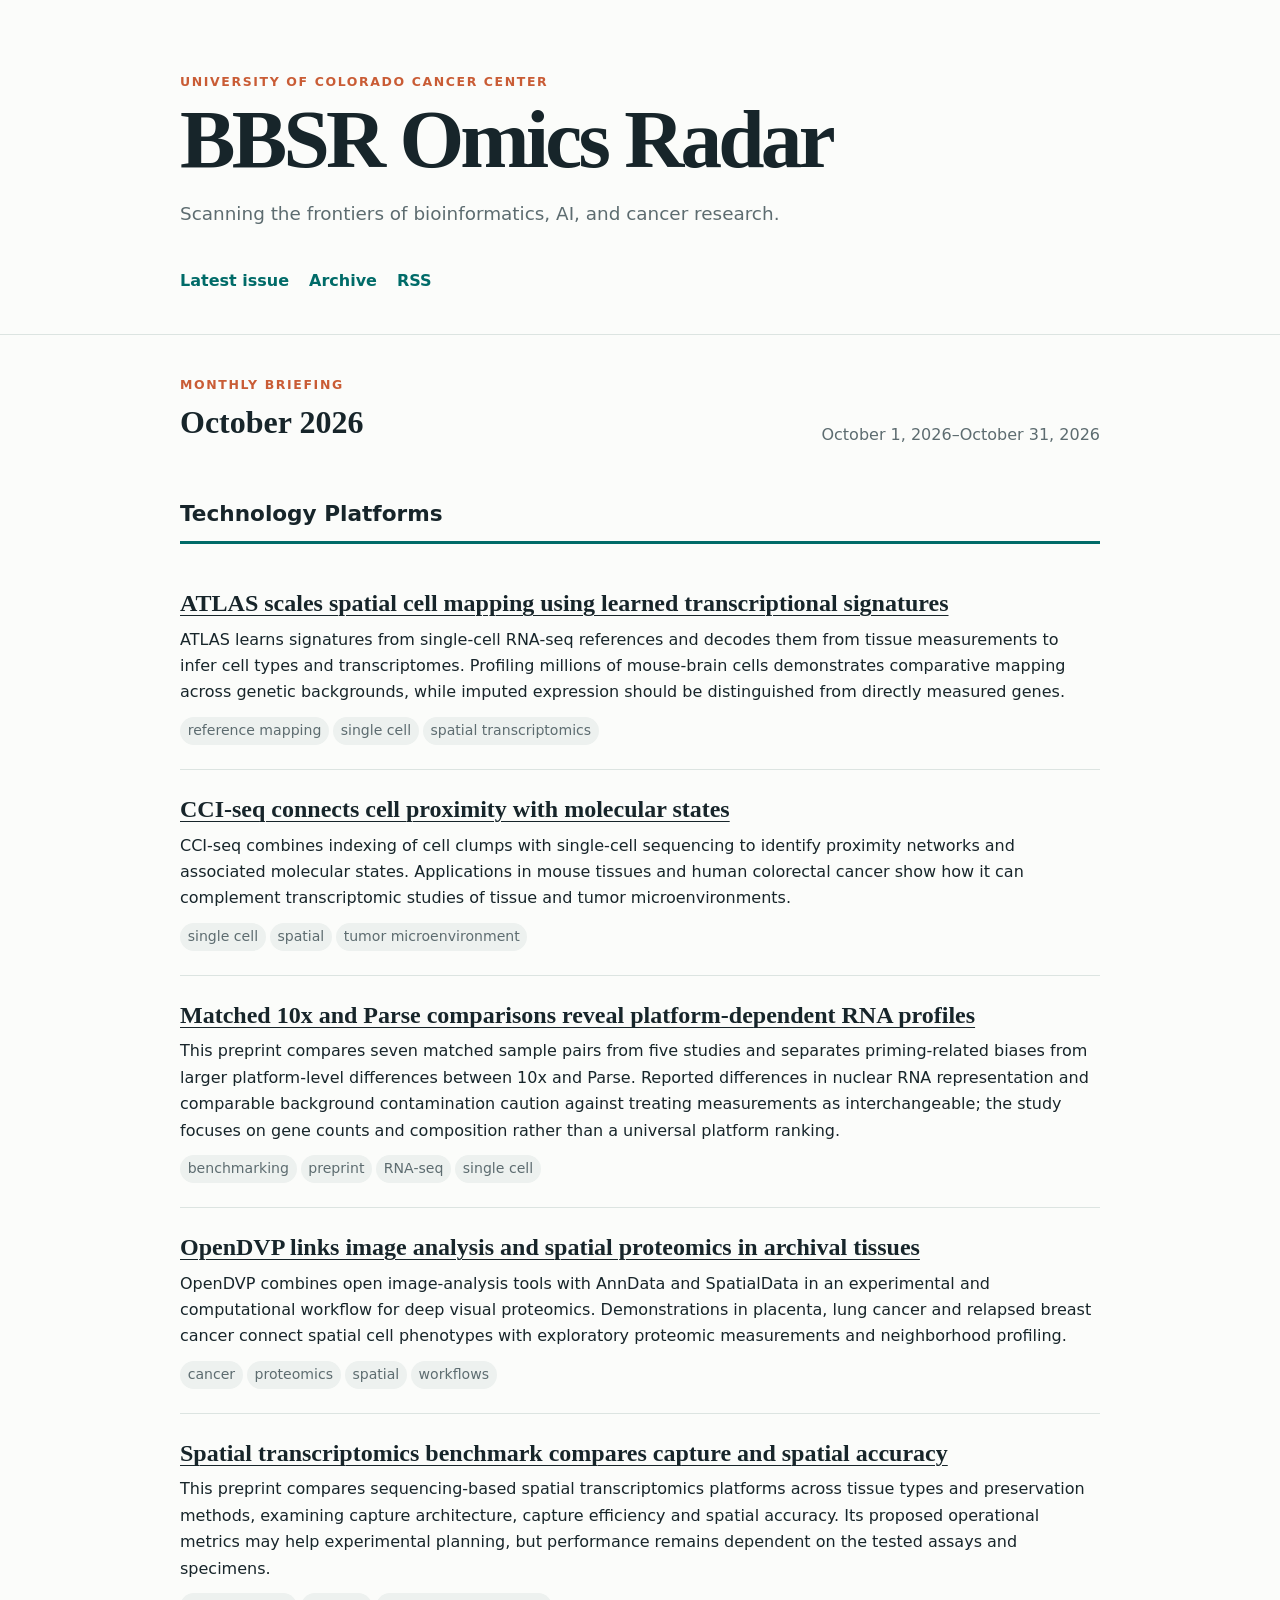
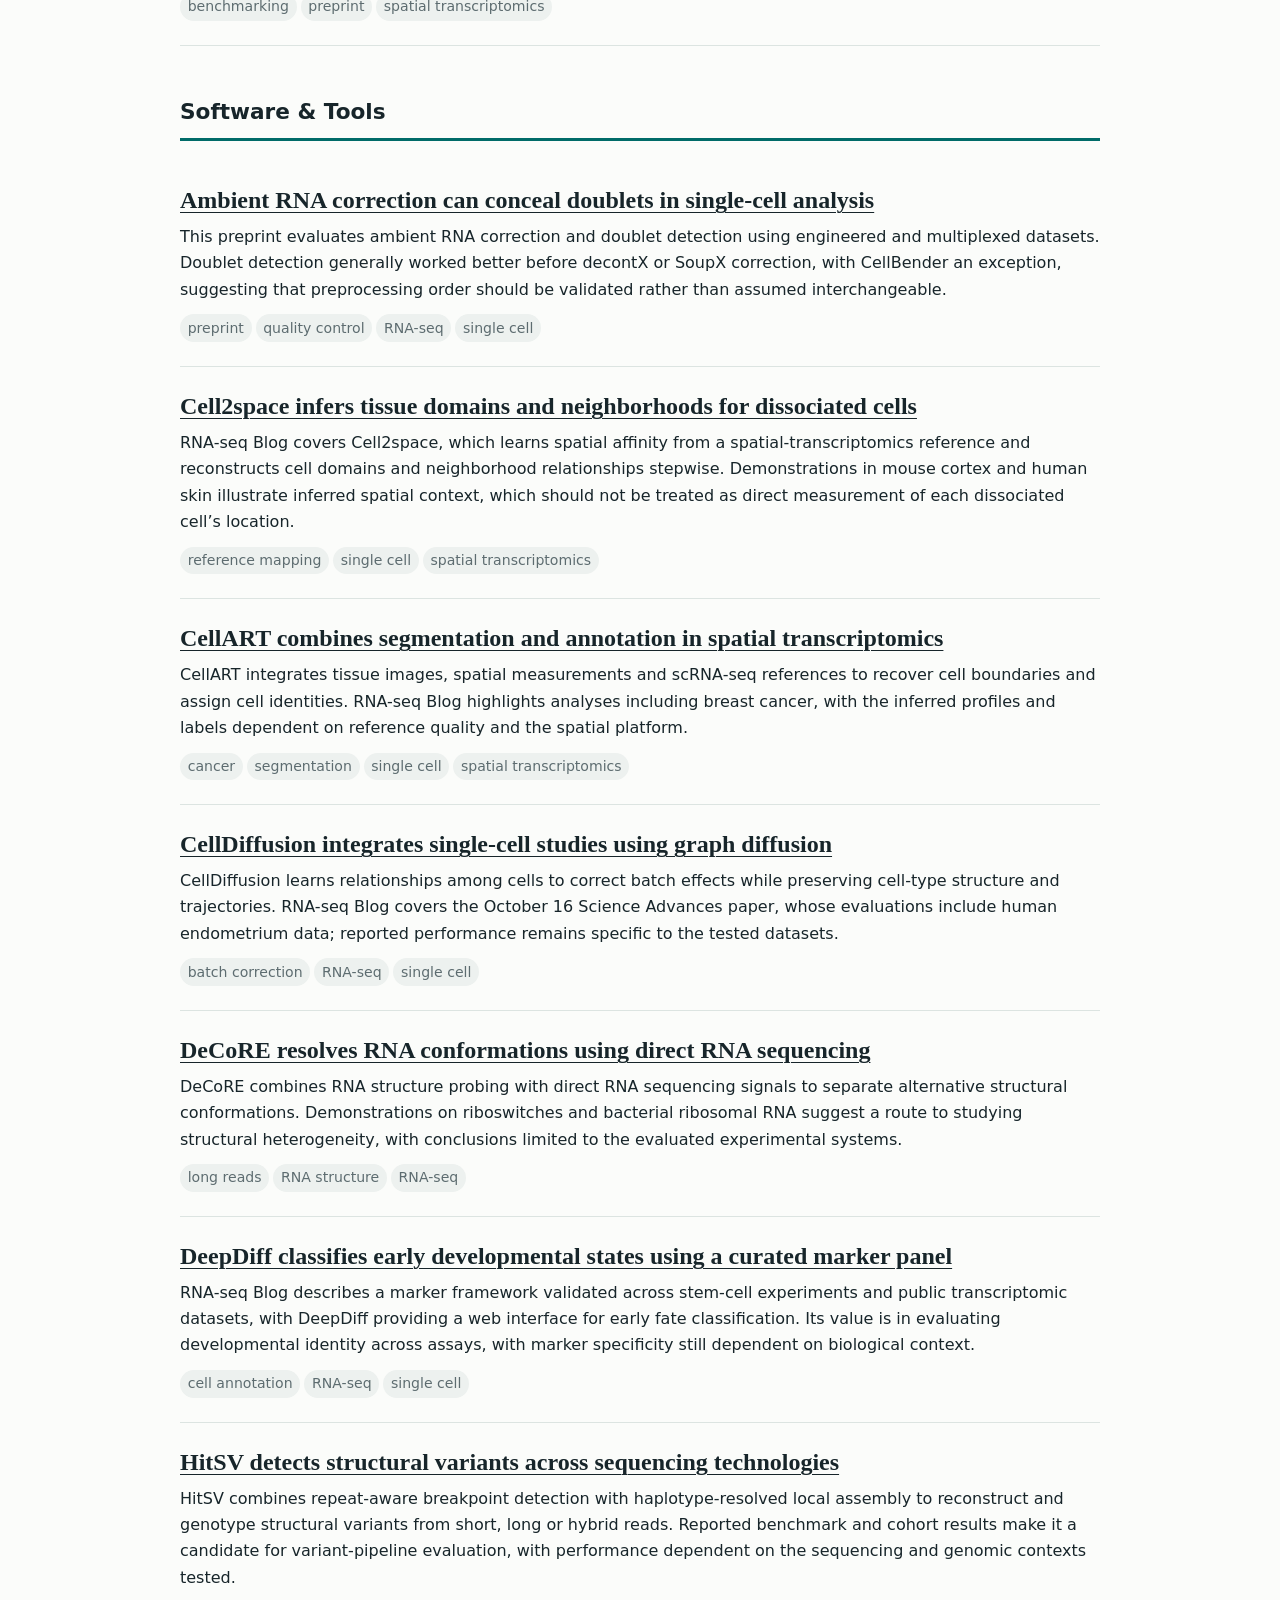
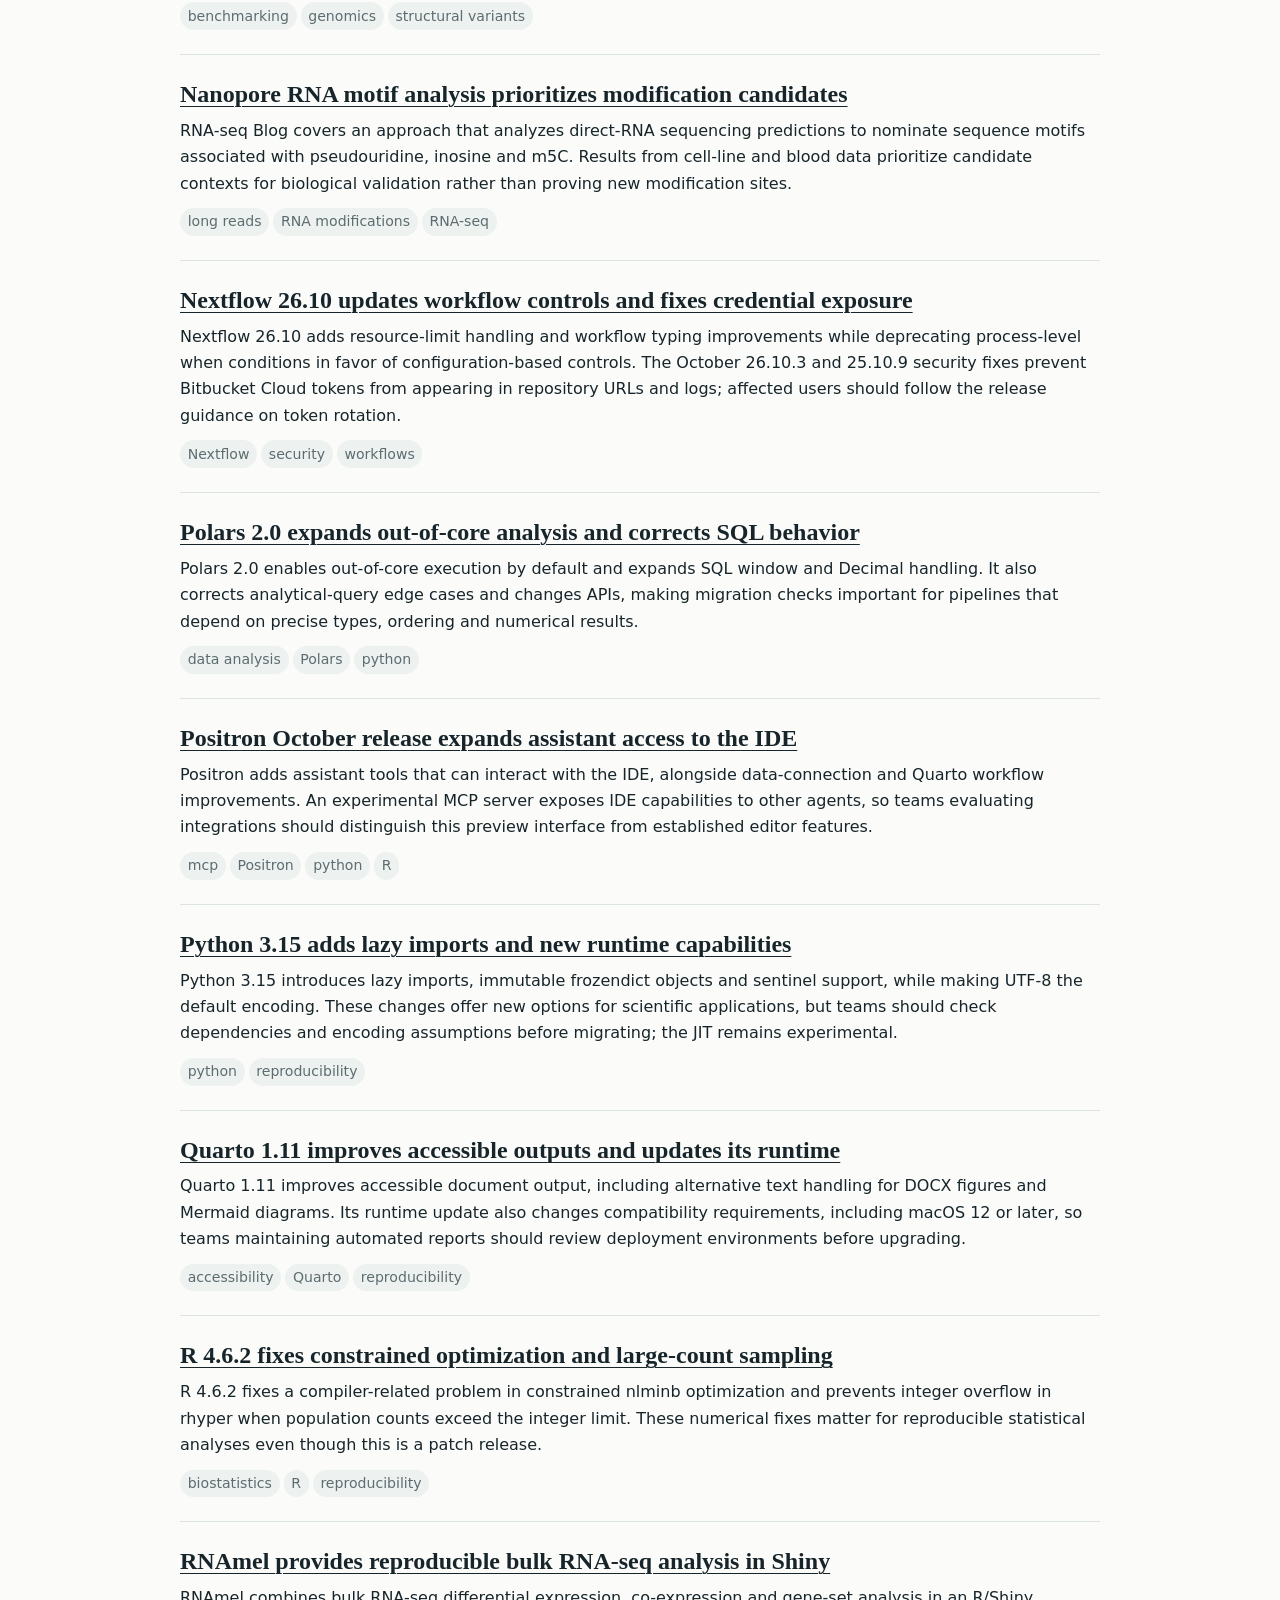
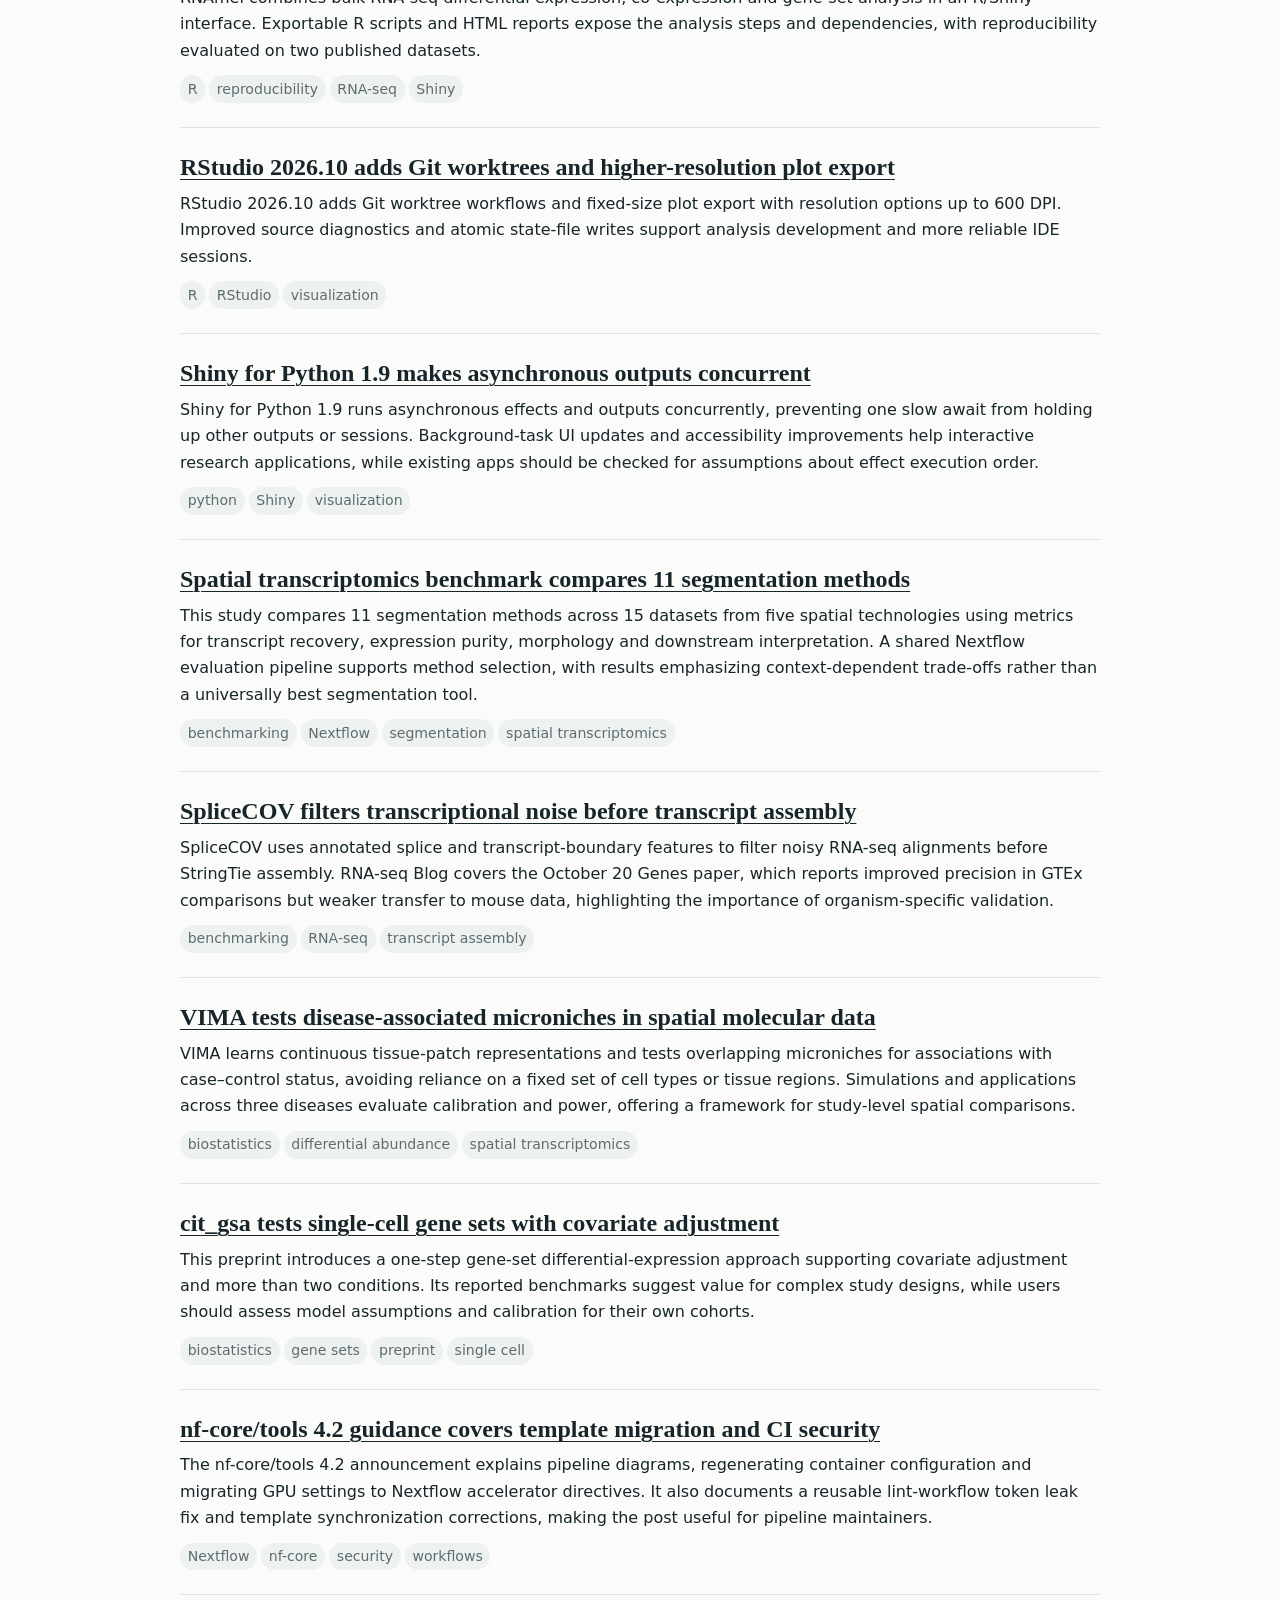
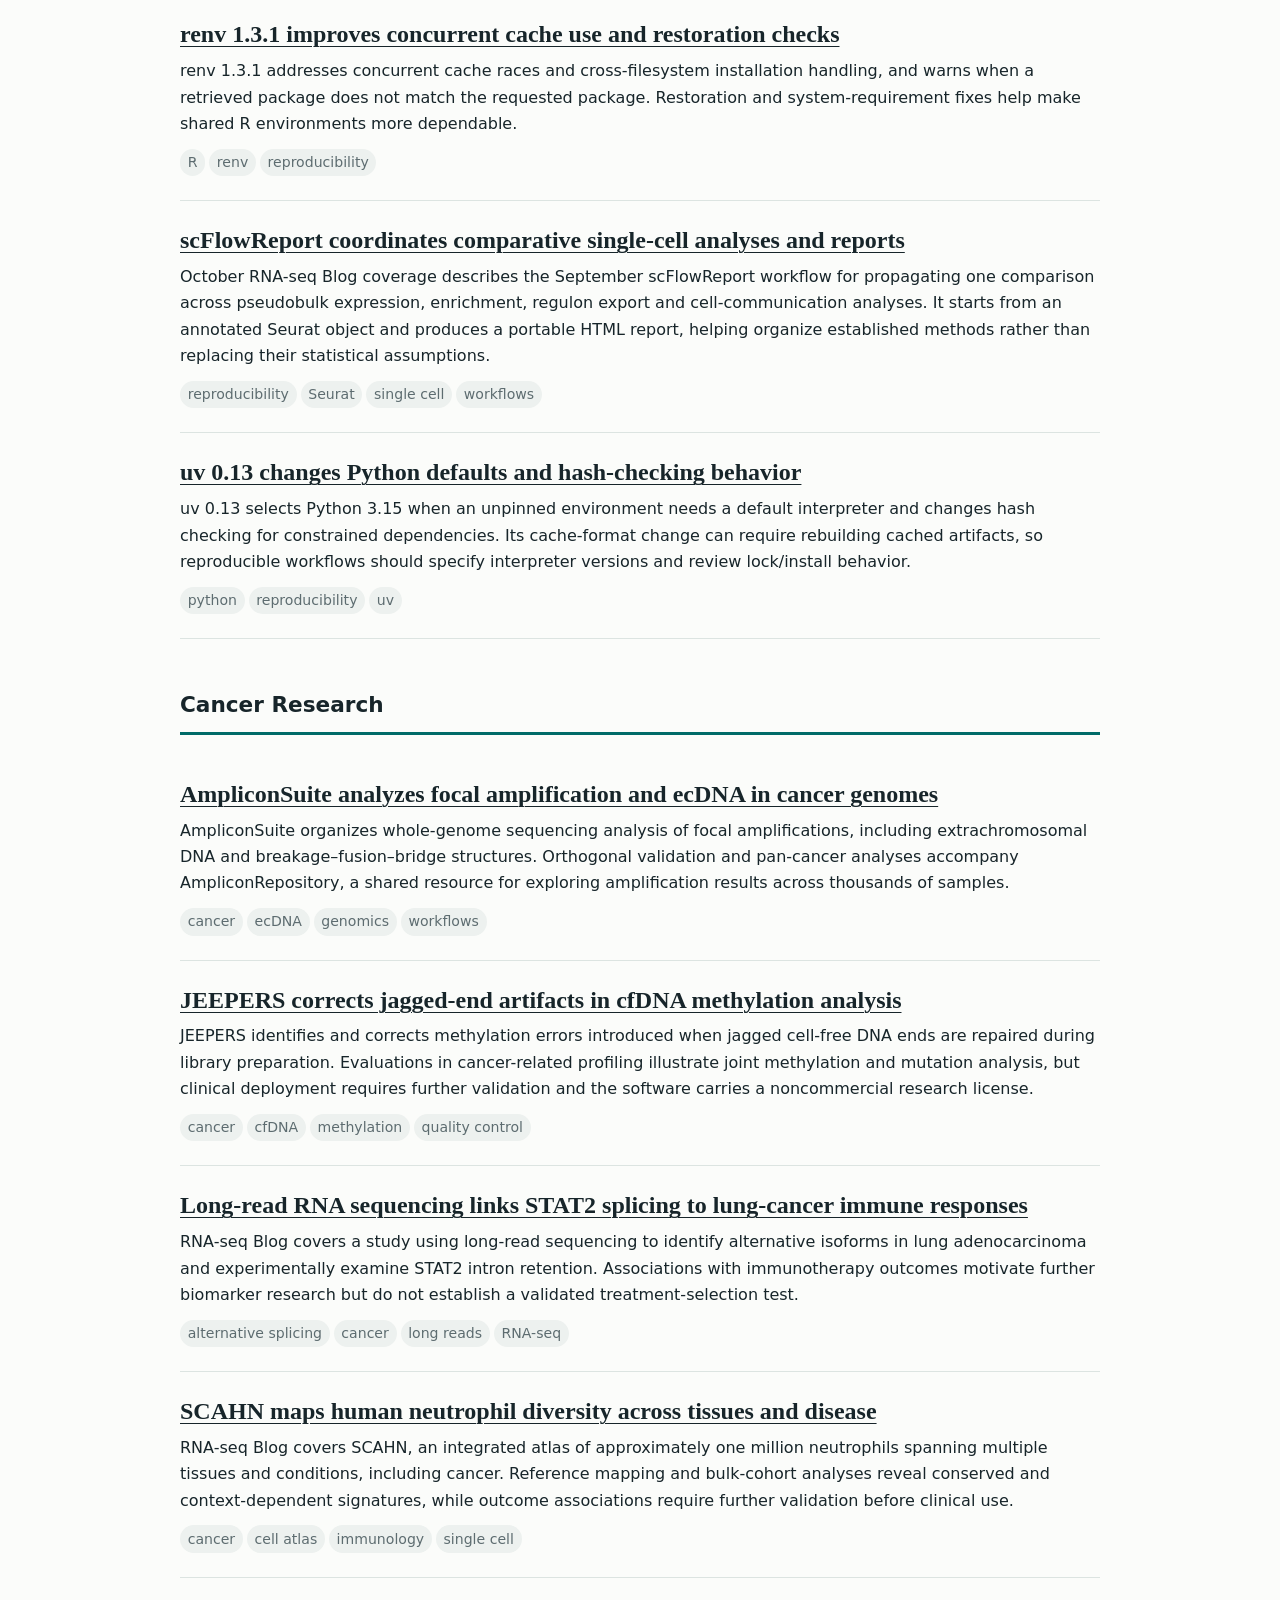
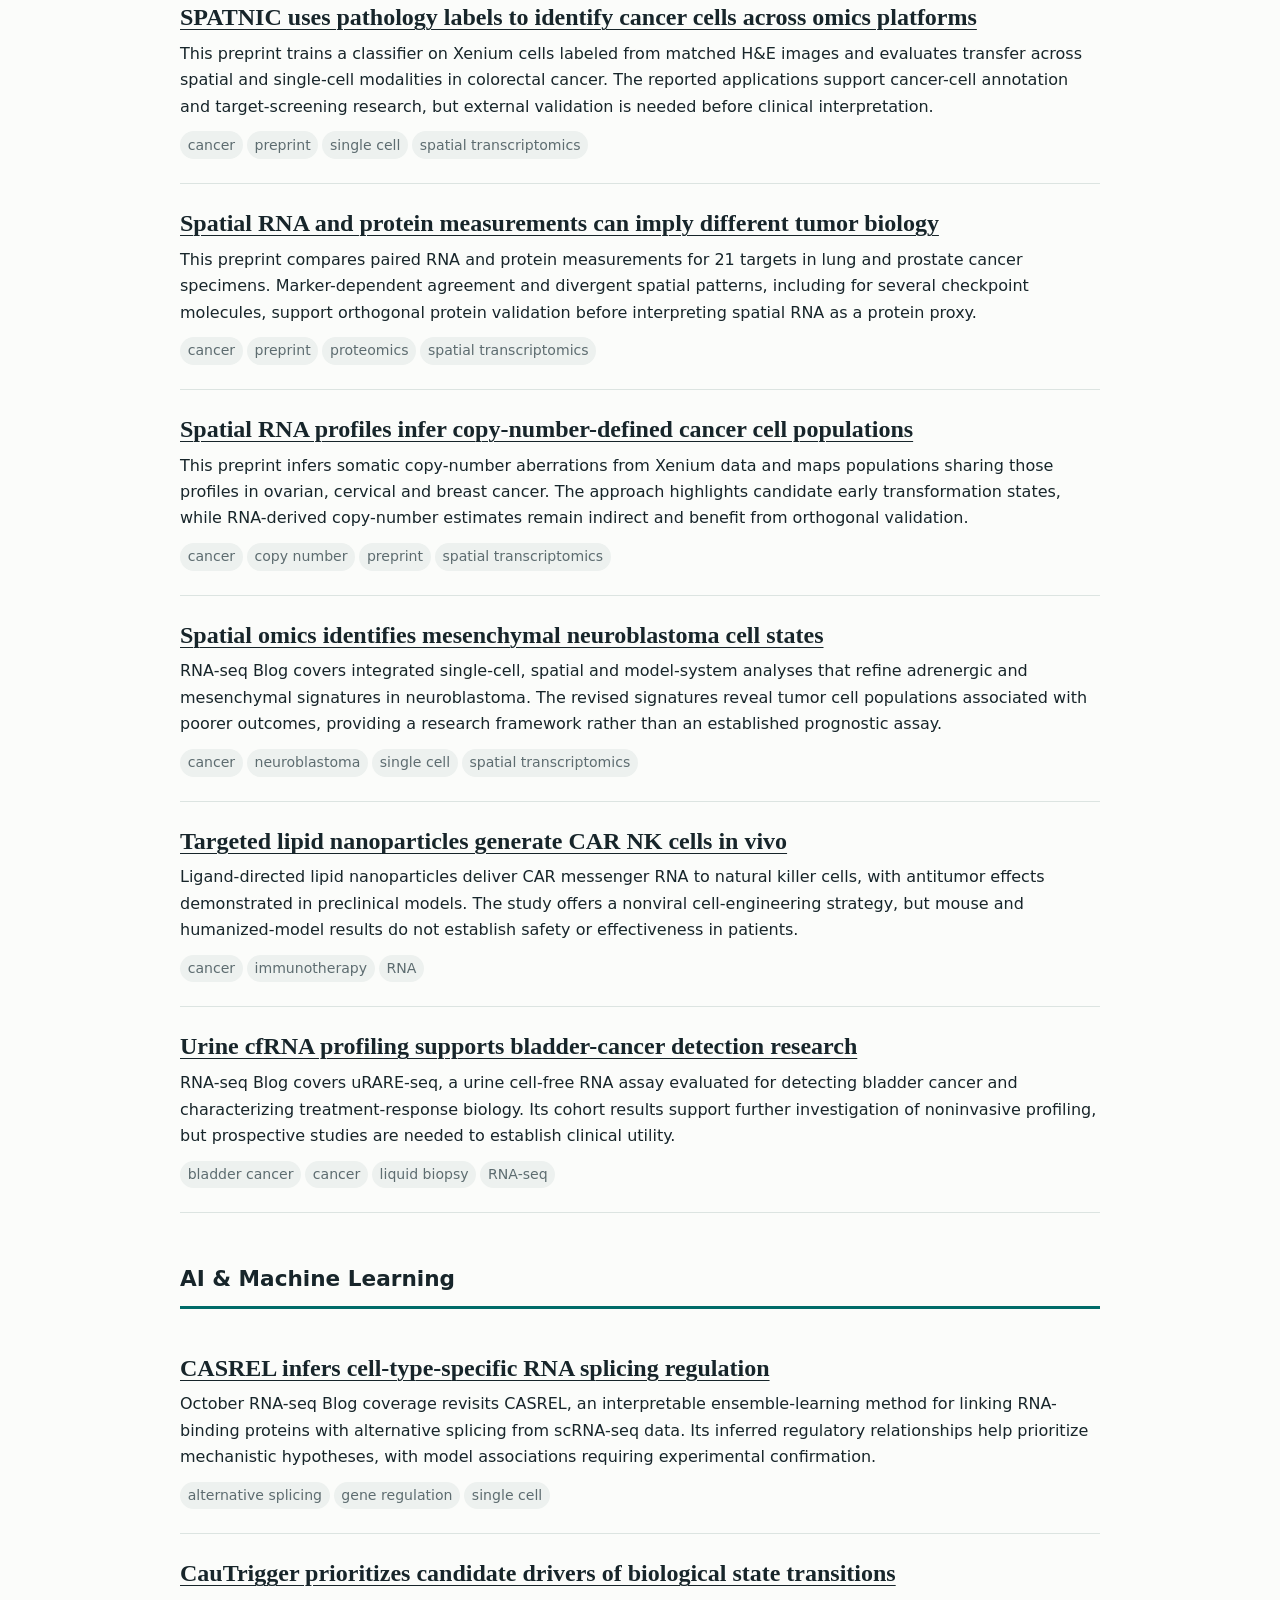
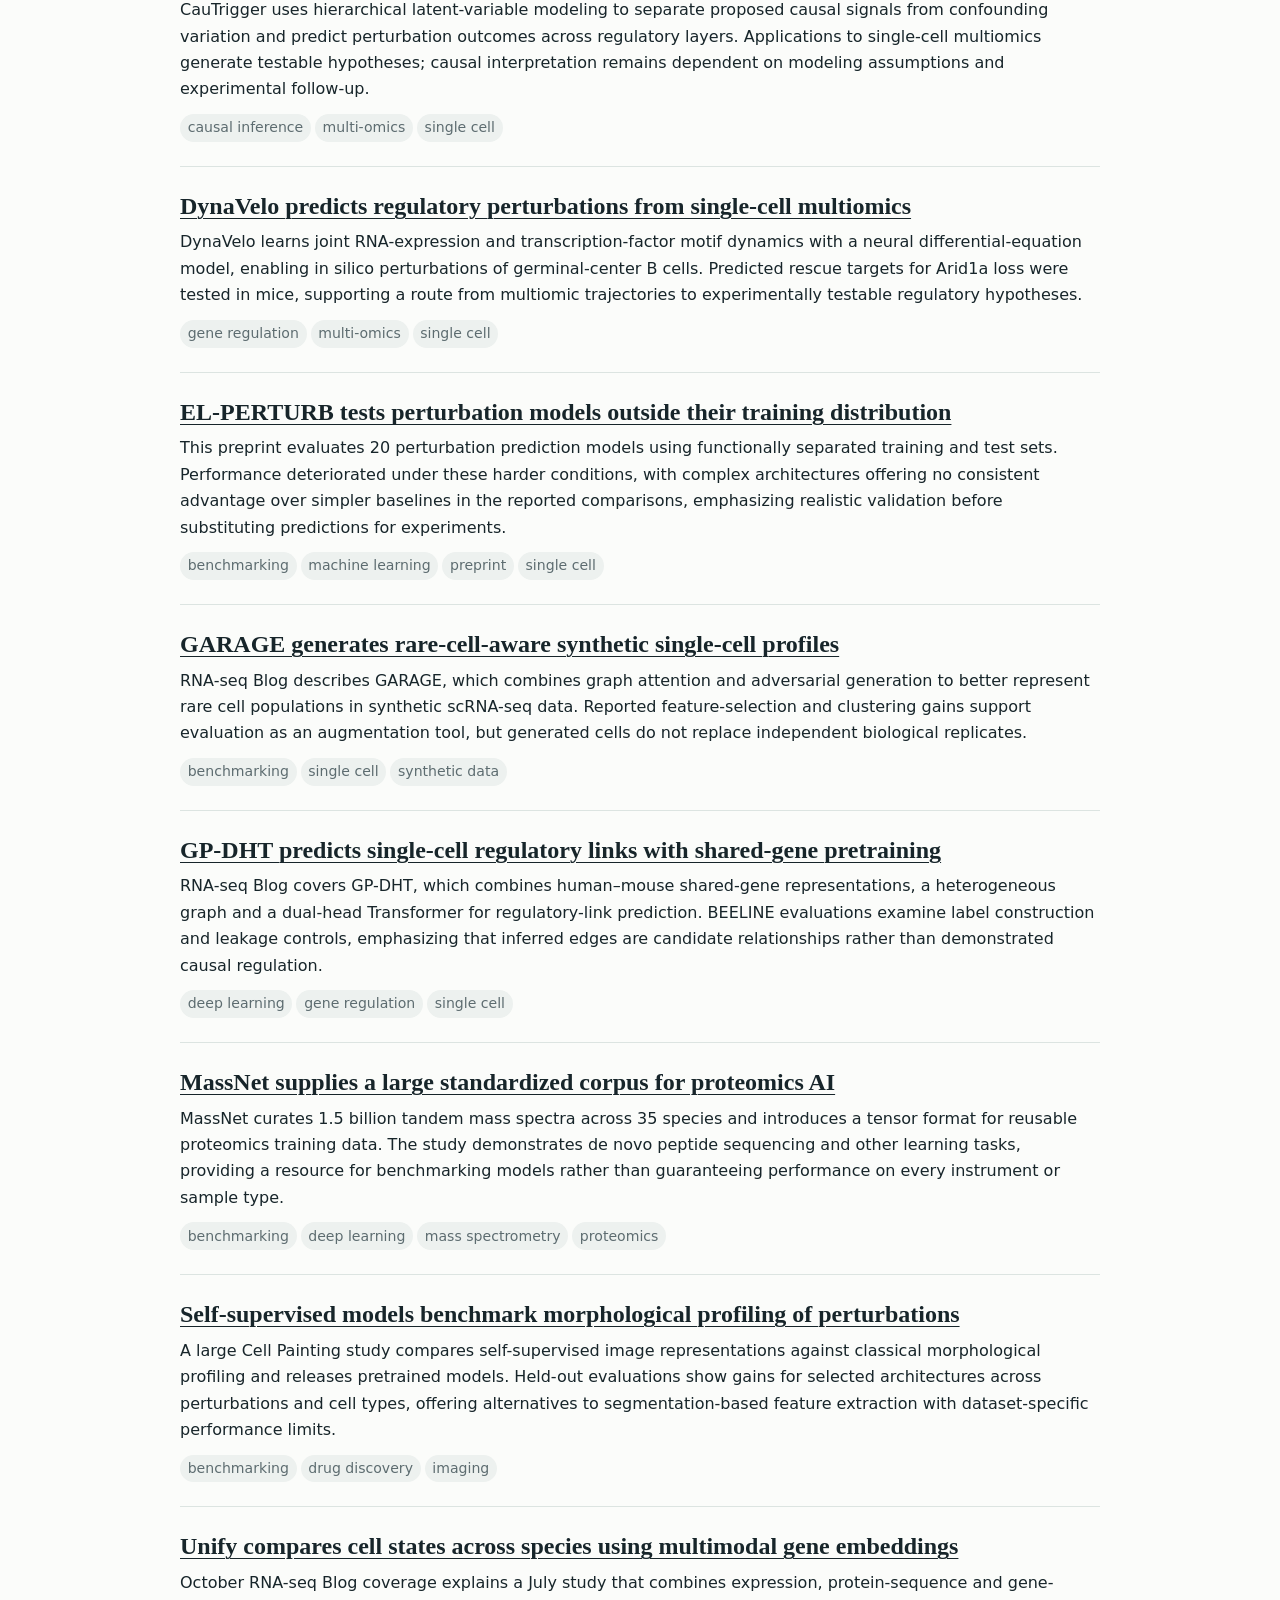
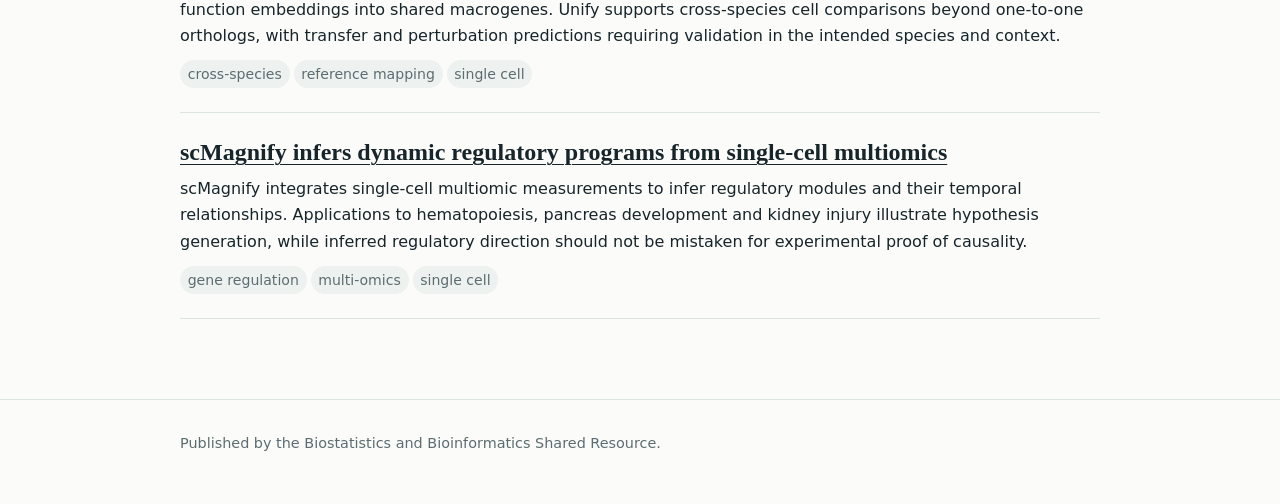
<file: docs/reports/2026-10.html>
<!doctype html>
<html lang="en">
<head>
  <meta charset="utf-8">
  <meta name="viewport" content="width=device-width, initial-scale=1">
  <meta name="description" content="Scanning the frontiers of bioinformatics, AI, and cancer research.">
  <title>October 2026 · BBSR Omics Radar</title>
  <link rel="canonical" href="https://uccc-bbsr.github.io/omics-radar/reports/2026-10.html">
  <link rel="alternate" type="application/rss+xml" title="BBSR Omics Radar" href="../feed.xml">
  <link rel="stylesheet" href="../assets/styles.css">
</head>
<body>
  <header class="site-header"><div class="shell">
    <div class="eyebrow">University of Colorado Cancer Center</div>
    <h1>BBSR Omics Radar</h1>
    <p class="subtitle">Scanning the frontiers of bioinformatics, AI, and cancer research.</p>
    <nav aria-label="Primary"><a href="../index.html">Latest issue</a><a href="../archive.html">Archive</a><a href="../feed.xml">RSS</a></nav>
  </div></header>
  <main class="shell"><section class="issue-heading">
<div><div class="eyebrow">Monthly briefing</div><h2>October 2026</h2></div>
<div class="date-window">October 1, 2026–October 31, 2026</div>
</section>
<section><h2 class="category">Technology Platforms</h2>

<article class="article">
  <h3><a href="https://www.nature.com/articles/s41592-026-03289-2" rel="noopener noreferrer">ATLAS scales spatial cell mapping using learned transcriptional signatures</a></h3>
  <p>ATLAS learns signatures from single-cell RNA-seq references and decodes them from tissue measurements to infer cell types and transcriptomes. Profiling millions of mouse-brain cells demonstrates comparative mapping across genetic backgrounds, while imputed expression should be distinguished from directly measured genes.</p>
  <div class="tags" aria-label="Tags"><span class="tag">reference mapping</span><span class="tag">single cell</span><span class="tag">spatial transcriptomics</span></div>
</article>

<article class="article">
  <h3><a href="https://www.nature.com/articles/s41592-026-03237-0" rel="noopener noreferrer">CCI-seq connects cell proximity with molecular states</a></h3>
  <p>CCI-seq combines indexing of cell clumps with single-cell sequencing to identify proximity networks and associated molecular states. Applications in mouse tissues and human colorectal cancer show how it can complement transcriptomic studies of tissue and tumor microenvironments.</p>
  <div class="tags" aria-label="Tags"><span class="tag">single cell</span><span class="tag">spatial</span><span class="tag">tumor microenvironment</span></div>
</article>

<article class="article">
  <h3><a href="https://www.biorxiv.org/content/10.64898/2026.10.09.758116v1" rel="noopener noreferrer">Matched 10x and Parse comparisons reveal platform-dependent RNA profiles</a></h3>
  <p>This preprint compares seven matched sample pairs from five studies and separates priming-related biases from larger platform-level differences between 10x and Parse. Reported differences in nuclear RNA representation and comparable background contamination caution against treating measurements as interchangeable; the study focuses on gene counts and composition rather than a universal platform ranking.</p>
  <div class="tags" aria-label="Tags"><span class="tag">benchmarking</span><span class="tag">preprint</span><span class="tag">RNA-seq</span><span class="tag">single cell</span></div>
</article>

<article class="article">
  <h3><a href="https://www.nature.com/articles/s41592-026-03262-z" rel="noopener noreferrer">OpenDVP links image analysis and spatial proteomics in archival tissues</a></h3>
  <p>OpenDVP combines open image-analysis tools with AnnData and SpatialData in an experimental and computational workflow for deep visual proteomics. Demonstrations in placenta, lung cancer and relapsed breast cancer connect spatial cell phenotypes with exploratory proteomic measurements and neighborhood profiling.</p>
  <div class="tags" aria-label="Tags"><span class="tag">cancer</span><span class="tag">proteomics</span><span class="tag">spatial</span><span class="tag">workflows</span></div>
</article>

<article class="article">
  <h3><a href="https://www.biorxiv.org/content/10.64898/2026.10.15.759112v1" rel="noopener noreferrer">Spatial transcriptomics benchmark compares capture and spatial accuracy</a></h3>
  <p>This preprint compares sequencing-based spatial transcriptomics platforms across tissue types and preservation methods, examining capture architecture, capture efficiency and spatial accuracy. Its proposed operational metrics may help experimental planning, but performance remains dependent on the tested assays and specimens.</p>
  <div class="tags" aria-label="Tags"><span class="tag">benchmarking</span><span class="tag">preprint</span><span class="tag">spatial transcriptomics</span></div>
</article>
</section>
<section><h2 class="category">Software &amp; Tools</h2>

<article class="article">
  <h3><a href="https://www.biorxiv.org/content/10.64898/2026.10.13.758369v1" rel="noopener noreferrer">Ambient RNA correction can conceal doublets in single-cell analysis</a></h3>
  <p>This preprint evaluates ambient RNA correction and doublet detection using engineered and multiplexed datasets. Doublet detection generally worked better before decontX or SoupX correction, with CellBender an exception, suggesting that preprocessing order should be validated rather than assumed interchangeable.</p>
  <div class="tags" aria-label="Tags"><span class="tag">preprint</span><span class="tag">quality control</span><span class="tag">RNA-seq</span><span class="tag">single cell</span></div>
</article>

<article class="article">
  <h3><a href="https://www.rna-seqblog.com/cell2space-restores-spatial-context-to-single-cell-rna-sequencing-data/" rel="noopener noreferrer">Cell2space infers tissue domains and neighborhoods for dissociated cells</a></h3>
  <p>RNA-seq Blog covers Cell2space, which learns spatial affinity from a spatial-transcriptomics reference and reconstructs cell domains and neighborhood relationships stepwise. Demonstrations in mouse cortex and human skin illustrate inferred spatial context, which should not be treated as direct measurement of each dissociated cell’s location.</p>
  <div class="tags" aria-label="Tags"><span class="tag">reference mapping</span><span class="tag">single cell</span><span class="tag">spatial transcriptomics</span></div>
</article>

<article class="article">
  <h3><a href="https://www.rna-seqblog.com/cellart-extracts-single-cell-information-from-high-resolution-spatial-transcriptomics/" rel="noopener noreferrer">CellART combines segmentation and annotation in spatial transcriptomics</a></h3>
  <p>CellART integrates tissue images, spatial measurements and scRNA-seq references to recover cell boundaries and assign cell identities. RNA-seq Blog highlights analyses including breast cancer, with the inferred profiles and labels dependent on reference quality and the spatial platform.</p>
  <div class="tags" aria-label="Tags"><span class="tag">cancer</span><span class="tag">segmentation</span><span class="tag">single cell</span><span class="tag">spatial transcriptomics</span></div>
</article>

<article class="article">
  <h3><a href="https://www.rna-seqblog.com/celldiffusion-improves-integration-of-single-cell-rna-sequencing-data-across-studies/" rel="noopener noreferrer">CellDiffusion integrates single-cell studies using graph diffusion</a></h3>
  <p>CellDiffusion learns relationships among cells to correct batch effects while preserving cell-type structure and trajectories. RNA-seq Blog covers the October 16 Science Advances paper, whose evaluations include human endometrium data; reported performance remains specific to the tested datasets.</p>
  <div class="tags" aria-label="Tags"><span class="tag">batch correction</span><span class="tag">RNA-seq</span><span class="tag">single cell</span></div>
</article>

<article class="article">
  <h3><a href="https://doi.org/10.1126/sciadv.aef0670" rel="noopener noreferrer">DeCoRE resolves RNA conformations using direct RNA sequencing</a></h3>
  <p>DeCoRE combines RNA structure probing with direct RNA sequencing signals to separate alternative structural conformations. Demonstrations on riboswitches and bacterial ribosomal RNA suggest a route to studying structural heterogeneity, with conclusions limited to the evaluated experimental systems.</p>
  <div class="tags" aria-label="Tags"><span class="tag">long reads</span><span class="tag">RNA structure</span><span class="tag">RNA-seq</span></div>
</article>

<article class="article">
  <h3><a href="https://www.rna-seqblog.com/new-marker-panel-and-web-tool-help-define-early-human-cell-fates/" rel="noopener noreferrer">DeepDiff classifies early developmental states using a curated marker panel</a></h3>
  <p>RNA-seq Blog describes a marker framework validated across stem-cell experiments and public transcriptomic datasets, with DeepDiff providing a web interface for early fate classification. Its value is in evaluating developmental identity across assays, with marker specificity still dependent on biological context.</p>
  <div class="tags" aria-label="Tags"><span class="tag">cell annotation</span><span class="tag">RNA-seq</span><span class="tag">single cell</span></div>
</article>

<article class="article">
  <h3><a href="https://www.nature.com/articles/s41587-026-03332-9" rel="noopener noreferrer">HitSV detects structural variants across sequencing technologies</a></h3>
  <p>HitSV combines repeat-aware breakpoint detection with haplotype-resolved local assembly to reconstruct and genotype structural variants from short, long or hybrid reads. Reported benchmark and cohort results make it a candidate for variant-pipeline evaluation, with performance dependent on the sequencing and genomic contexts tested.</p>
  <div class="tags" aria-label="Tags"><span class="tag">benchmarking</span><span class="tag">genomics</span><span class="tag">structural variants</span></div>
</article>

<article class="article">
  <h3><a href="https://www.rna-seqblog.com/nanopore-rna-sequencing-reveals-new-patterns-associated-with-rna-modifications/" rel="noopener noreferrer">Nanopore RNA motif analysis prioritizes modification candidates</a></h3>
  <p>RNA-seq Blog covers an approach that analyzes direct-RNA sequencing predictions to nominate sequence motifs associated with pseudouridine, inosine and m5C. Results from cell-line and blood data prioritize candidate contexts for biological validation rather than proving new modification sites.</p>
  <div class="tags" aria-label="Tags"><span class="tag">long reads</span><span class="tag">RNA modifications</span><span class="tag">RNA-seq</span></div>
</article>

<article class="article">
  <h3><a href="https://github.com/nextflow-io/nextflow/releases/tag/v26.10.0" rel="noopener noreferrer">Nextflow 26.10 updates workflow controls and fixes credential exposure</a></h3>
  <p>Nextflow 26.10 adds resource-limit handling and workflow typing improvements while deprecating process-level when conditions in favor of configuration-based controls. The October 26.10.3 and 25.10.9 security fixes prevent Bitbucket Cloud tokens from appearing in repository URLs and logs; affected users should follow the release guidance on token rotation.</p>
  <div class="tags" aria-label="Tags"><span class="tag">Nextflow</span><span class="tag">security</span><span class="tag">workflows</span></div>
</article>

<article class="article">
  <h3><a href="https://github.com/pola-rs/polars/releases/tag/py-2.0.0" rel="noopener noreferrer">Polars 2.0 expands out-of-core analysis and corrects SQL behavior</a></h3>
  <p>Polars 2.0 enables out-of-core execution by default and expands SQL window and Decimal handling. It also corrects analytical-query edge cases and changes APIs, making migration checks important for pipelines that depend on precise types, ordering and numerical results.</p>
  <div class="tags" aria-label="Tags"><span class="tag">data analysis</span><span class="tag">Polars</span><span class="tag">python</span></div>
</article>

<article class="article">
  <h3><a href="https://github.com/posit-dev/positron/releases/tag/2026.10.0-297" rel="noopener noreferrer">Positron October release expands assistant access to the IDE</a></h3>
  <p>Positron adds assistant tools that can interact with the IDE, alongside data-connection and Quarto workflow improvements. An experimental MCP server exposes IDE capabilities to other agents, so teams evaluating integrations should distinguish this preview interface from established editor features.</p>
  <div class="tags" aria-label="Tags"><span class="tag">mcp</span><span class="tag">Positron</span><span class="tag">python</span><span class="tag">R</span></div>
</article>

<article class="article">
  <h3><a href="https://www.python.org/downloads/release/python-3150/" rel="noopener noreferrer">Python 3.15 adds lazy imports and new runtime capabilities</a></h3>
  <p>Python 3.15 introduces lazy imports, immutable frozendict objects and sentinel support, while making UTF-8 the default encoding. These changes offer new options for scientific applications, but teams should check dependencies and encoding assumptions before migrating; the JIT remains experimental.</p>
  <div class="tags" aria-label="Tags"><span class="tag">python</span><span class="tag">reproducibility</span></div>
</article>

<article class="article">
  <h3><a href="https://github.com/quarto-dev/quarto-cli/releases/tag/v1.11.9" rel="noopener noreferrer">Quarto 1.11 improves accessible outputs and updates its runtime</a></h3>
  <p>Quarto 1.11 improves accessible document output, including alternative text handling for DOCX figures and Mermaid diagrams. Its runtime update also changes compatibility requirements, including macOS 12 or later, so teams maintaining automated reports should review deployment environments before upgrading.</p>
  <div class="tags" aria-label="Tags"><span class="tag">accessibility</span><span class="tag">Quarto</span><span class="tag">reproducibility</span></div>
</article>

<article class="article">
  <h3><a href="https://stat.ethz.ch/pipermail/r-announce/2026/000729.html" rel="noopener noreferrer">R 4.6.2 fixes constrained optimization and large-count sampling</a></h3>
  <p>R 4.6.2 fixes a compiler-related problem in constrained nlminb optimization and prevents integer overflow in rhyper when population counts exceed the integer limit. These numerical fixes matter for reproducible statistical analyses even though this is a patch release.</p>
  <div class="tags" aria-label="Tags"><span class="tag">biostatistics</span><span class="tag">R</span><span class="tag">reproducibility</span></div>
</article>

<article class="article">
  <h3><a href="https://link.springer.com/article/10.1186/s12859-026-06710-x" rel="noopener noreferrer">RNAmel provides reproducible bulk RNA-seq analysis in Shiny</a></h3>
  <p>RNAmel combines bulk RNA-seq differential expression, co-expression and gene-set analysis in an R/Shiny interface. Exportable R scripts and HTML reports expose the analysis steps and dependencies, with reproducibility evaluated on two published datasets.</p>
  <div class="tags" aria-label="Tags"><span class="tag">R</span><span class="tag">reproducibility</span><span class="tag">RNA-seq</span><span class="tag">Shiny</span></div>
</article>

<article class="article">
  <h3><a href="https://docs.posit.co/ide/news/index.html#rstudio-2026.10.0" rel="noopener noreferrer">RStudio 2026.10 adds Git worktrees and higher-resolution plot export</a></h3>
  <p>RStudio 2026.10 adds Git worktree workflows and fixed-size plot export with resolution options up to 600 DPI. Improved source diagnostics and atomic state-file writes support analysis development and more reliable IDE sessions.</p>
  <div class="tags" aria-label="Tags"><span class="tag">R</span><span class="tag">RStudio</span><span class="tag">visualization</span></div>
</article>

<article class="article">
  <h3><a href="https://opensource.posit.co/blog/2026-10-29_shiny-python-1-9/" rel="noopener noreferrer">Shiny for Python 1.9 makes asynchronous outputs concurrent</a></h3>
  <p>Shiny for Python 1.9 runs asynchronous effects and outputs concurrently, preventing one slow await from holding up other outputs or sessions. Background-task UI updates and accessibility improvements help interactive research applications, while existing apps should be checked for assumptions about effect execution order.</p>
  <div class="tags" aria-label="Tags"><span class="tag">python</span><span class="tag">Shiny</span><span class="tag">visualization</span></div>
</article>

<article class="article">
  <h3><a href="https://www.nature.com/articles/s41592-026-03272-x" rel="noopener noreferrer">Spatial transcriptomics benchmark compares 11 segmentation methods</a></h3>
  <p>This study compares 11 segmentation methods across 15 datasets from five spatial technologies using metrics for transcript recovery, expression purity, morphology and downstream interpretation. A shared Nextflow evaluation pipeline supports method selection, with results emphasizing context-dependent trade-offs rather than a universally best segmentation tool.</p>
  <div class="tags" aria-label="Tags"><span class="tag">benchmarking</span><span class="tag">Nextflow</span><span class="tag">segmentation</span><span class="tag">spatial transcriptomics</span></div>
</article>

<article class="article">
  <h3><a href="https://www.rna-seqblog.com/splicecov-improves-rna-sequencing-analysis-by-filtering-transcriptional-noise/" rel="noopener noreferrer">SpliceCOV filters transcriptional noise before transcript assembly</a></h3>
  <p>SpliceCOV uses annotated splice and transcript-boundary features to filter noisy RNA-seq alignments before StringTie assembly. RNA-seq Blog covers the October 20 Genes paper, which reports improved precision in GTEx comparisons but weaker transfer to mouse data, highlighting the importance of organism-specific validation.</p>
  <div class="tags" aria-label="Tags"><span class="tag">benchmarking</span><span class="tag">RNA-seq</span><span class="tag">transcript assembly</span></div>
</article>

<article class="article">
  <h3><a href="https://www.nature.com/articles/s41592-026-03236-1" rel="noopener noreferrer">VIMA tests disease-associated microniches in spatial molecular data</a></h3>
  <p>VIMA learns continuous tissue-patch representations and tests overlapping microniches for associations with case–control status, avoiding reliance on a fixed set of cell types or tissue regions. Simulations and applications across three diseases evaluate calibration and power, offering a framework for study-level spatial comparisons.</p>
  <div class="tags" aria-label="Tags"><span class="tag">biostatistics</span><span class="tag">differential abundance</span><span class="tag">spatial transcriptomics</span></div>
</article>

<article class="article">
  <h3><a href="https://www.biorxiv.org/content/10.64898/2026.10.13.758831v1" rel="noopener noreferrer">cit_gsa tests single-cell gene sets with covariate adjustment</a></h3>
  <p>This preprint introduces a one-step gene-set differential-expression approach supporting covariate adjustment and more than two conditions. Its reported benchmarks suggest value for complex study designs, while users should assess model assumptions and calibration for their own cohorts.</p>
  <div class="tags" aria-label="Tags"><span class="tag">biostatistics</span><span class="tag">gene sets</span><span class="tag">preprint</span><span class="tag">single cell</span></div>
</article>

<article class="article">
  <h3><a href="https://nf-co.re/blog/2026/tools-4_2_0" rel="noopener noreferrer">nf-core/tools 4.2 guidance covers template migration and CI security</a></h3>
  <p>The nf-core/tools 4.2 announcement explains pipeline diagrams, regenerating container configuration and migrating GPU settings to Nextflow accelerator directives. It also documents a reusable lint-workflow token leak fix and template synchronization corrections, making the post useful for pipeline maintainers.</p>
  <div class="tags" aria-label="Tags"><span class="tag">Nextflow</span><span class="tag">nf-core</span><span class="tag">security</span><span class="tag">workflows</span></div>
</article>

<article class="article">
  <h3><a href="https://rstudio.github.io/renv/news/index.html#renv-131" rel="noopener noreferrer">renv 1.3.1 improves concurrent cache use and restoration checks</a></h3>
  <p>renv 1.3.1 addresses concurrent cache races and cross-filesystem installation handling, and warns when a retrieved package does not match the requested package. Restoration and system-requirement fixes help make shared R environments more dependable.</p>
  <div class="tags" aria-label="Tags"><span class="tag">R</span><span class="tag">renv</span><span class="tag">reproducibility</span></div>
</article>

<article class="article">
  <h3><a href="https://www.rna-seqblog.com/scflowreport-brings-multiple-single-cell-rna-sequencing-analyses-into-one-workflow/" rel="noopener noreferrer">scFlowReport coordinates comparative single-cell analyses and reports</a></h3>
  <p>October RNA-seq Blog coverage describes the September scFlowReport workflow for propagating one comparison across pseudobulk expression, enrichment, regulon export and cell-communication analyses. It starts from an annotated Seurat object and produces a portable HTML report, helping organize established methods rather than replacing their statistical assumptions.</p>
  <div class="tags" aria-label="Tags"><span class="tag">reproducibility</span><span class="tag">Seurat</span><span class="tag">single cell</span><span class="tag">workflows</span></div>
</article>

<article class="article">
  <h3><a href="https://github.com/astral-sh/uv/releases/tag/0.13.0" rel="noopener noreferrer">uv 0.13 changes Python defaults and hash-checking behavior</a></h3>
  <p>uv 0.13 selects Python 3.15 when an unpinned environment needs a default interpreter and changes hash checking for constrained dependencies. Its cache-format change can require rebuilding cached artifacts, so reproducible workflows should specify interpreter versions and review lock/install behavior.</p>
  <div class="tags" aria-label="Tags"><span class="tag">python</span><span class="tag">reproducibility</span><span class="tag">uv</span></div>
</article>
</section>
<section><h2 class="category">Cancer Research</h2>

<article class="article">
  <h3><a href="https://www.nature.com/articles/s41592-026-03264-x" rel="noopener noreferrer">AmpliconSuite analyzes focal amplification and ecDNA in cancer genomes</a></h3>
  <p>AmpliconSuite organizes whole-genome sequencing analysis of focal amplifications, including extrachromosomal DNA and breakage–fusion–bridge structures. Orthogonal validation and pan-cancer analyses accompany AmpliconRepository, a shared resource for exploring amplification results across thousands of samples.</p>
  <div class="tags" aria-label="Tags"><span class="tag">cancer</span><span class="tag">ecDNA</span><span class="tag">genomics</span><span class="tag">workflows</span></div>
</article>

<article class="article">
  <h3><a href="https://www.nature.com/articles/s41592-026-03278-5" rel="noopener noreferrer">JEEPERS corrects jagged-end artifacts in cfDNA methylation analysis</a></h3>
  <p>JEEPERS identifies and corrects methylation errors introduced when jagged cell-free DNA ends are repaired during library preparation. Evaluations in cancer-related profiling illustrate joint methylation and mutation analysis, but clinical deployment requires further validation and the software carries a noncommercial research license.</p>
  <div class="tags" aria-label="Tags"><span class="tag">cancer</span><span class="tag">cfDNA</span><span class="tag">methylation</span><span class="tag">quality control</span></div>
</article>

<article class="article">
  <h3><a href="https://www.rna-seqblog.com/overlooked-off-switch-in-lung-tumors-may-explain-why-immunotherapy-doesnt-work-for-everyone/" rel="noopener noreferrer">Long-read RNA sequencing links STAT2 splicing to lung-cancer immune responses</a></h3>
  <p>RNA-seq Blog covers a study using long-read sequencing to identify alternative isoforms in lung adenocarcinoma and experimentally examine STAT2 intron retention. Associations with immunotherapy outcomes motivate further biomarker research but do not establish a validated treatment-selection test.</p>
  <div class="tags" aria-label="Tags"><span class="tag">alternative splicing</span><span class="tag">cancer</span><span class="tag">long reads</span><span class="tag">RNA-seq</span></div>
</article>

<article class="article">
  <h3><a href="https://www.rna-seqblog.com/single-cell-rna-sequencing-reveals-the-diversity-of-human-neutrophils-across-health-and-disease/" rel="noopener noreferrer">SCAHN maps human neutrophil diversity across tissues and disease</a></h3>
  <p>RNA-seq Blog covers SCAHN, an integrated atlas of approximately one million neutrophils spanning multiple tissues and conditions, including cancer. Reference mapping and bulk-cohort analyses reveal conserved and context-dependent signatures, while outcome associations require further validation before clinical use.</p>
  <div class="tags" aria-label="Tags"><span class="tag">cancer</span><span class="tag">cell atlas</span><span class="tag">immunology</span><span class="tag">single cell</span></div>
</article>

<article class="article">
  <h3><a href="https://www.biorxiv.org/content/10.64898/2026.10.21.760612v1" rel="noopener noreferrer">SPATNIC uses pathology labels to identify cancer cells across omics platforms</a></h3>
  <p>This preprint trains a classifier on Xenium cells labeled from matched H&amp;E images and evaluates transfer across spatial and single-cell modalities in colorectal cancer. The reported applications support cancer-cell annotation and target-screening research, but external validation is needed before clinical interpretation.</p>
  <div class="tags" aria-label="Tags"><span class="tag">cancer</span><span class="tag">preprint</span><span class="tag">single cell</span><span class="tag">spatial transcriptomics</span></div>
</article>

<article class="article">
  <h3><a href="https://www.biorxiv.org/content/10.64898/2026.10.05.756660v1" rel="noopener noreferrer">Spatial RNA and protein measurements can imply different tumor biology</a></h3>
  <p>This preprint compares paired RNA and protein measurements for 21 targets in lung and prostate cancer specimens. Marker-dependent agreement and divergent spatial patterns, including for several checkpoint molecules, support orthogonal protein validation before interpreting spatial RNA as a protein proxy.</p>
  <div class="tags" aria-label="Tags"><span class="tag">cancer</span><span class="tag">preprint</span><span class="tag">proteomics</span><span class="tag">spatial transcriptomics</span></div>
</article>

<article class="article">
  <h3><a href="https://www.biorxiv.org/content/10.64898/2026.10.23.761433v1" rel="noopener noreferrer">Spatial RNA profiles infer copy-number-defined cancer cell populations</a></h3>
  <p>This preprint infers somatic copy-number aberrations from Xenium data and maps populations sharing those profiles in ovarian, cervical and breast cancer. The approach highlights candidate early transformation states, while RNA-derived copy-number estimates remain indirect and benefit from orthogonal validation.</p>
  <div class="tags" aria-label="Tags"><span class="tag">cancer</span><span class="tag">copy number</span><span class="tag">preprint</span><span class="tag">spatial transcriptomics</span></div>
</article>

<article class="article">
  <h3><a href="https://www.rna-seqblog.com/scientists-identify-the-neuroblastoma-cells-that-signal-poor-outcomes/" rel="noopener noreferrer">Spatial omics identifies mesenchymal neuroblastoma cell states</a></h3>
  <p>RNA-seq Blog covers integrated single-cell, spatial and model-system analyses that refine adrenergic and mesenchymal signatures in neuroblastoma. The revised signatures reveal tumor cell populations associated with poorer outcomes, providing a research framework rather than an established prognostic assay.</p>
  <div class="tags" aria-label="Tags"><span class="tag">cancer</span><span class="tag">neuroblastoma</span><span class="tag">single cell</span><span class="tag">spatial transcriptomics</span></div>
</article>

<article class="article">
  <h3><a href="https://www.nature.com/articles/s41587-026-03310-1" rel="noopener noreferrer">Targeted lipid nanoparticles generate CAR NK cells in vivo</a></h3>
  <p>Ligand-directed lipid nanoparticles deliver CAR messenger RNA to natural killer cells, with antitumor effects demonstrated in preclinical models. The study offers a nonviral cell-engineering strategy, but mouse and humanized-model results do not establish safety or effectiveness in patients.</p>
  <div class="tags" aria-label="Tags"><span class="tag">cancer</span><span class="tag">immunotherapy</span><span class="tag">RNA</span></div>
</article>

<article class="article">
  <h3><a href="https://www.rna-seqblog.com/urine-test-may-improve-bladder-cancer-diagnosis-and-guide-treatment-decisions/" rel="noopener noreferrer">Urine cfRNA profiling supports bladder-cancer detection research</a></h3>
  <p>RNA-seq Blog covers uRARE-seq, a urine cell-free RNA assay evaluated for detecting bladder cancer and characterizing treatment-response biology. Its cohort results support further investigation of noninvasive profiling, but prospective studies are needed to establish clinical utility.</p>
  <div class="tags" aria-label="Tags"><span class="tag">bladder cancer</span><span class="tag">cancer</span><span class="tag">liquid biopsy</span><span class="tag">RNA-seq</span></div>
</article>
</section>
<section><h2 class="category">AI &amp; Machine Learning</h2>

<article class="article">
  <h3><a href="https://www.rna-seqblog.com/machine-learning-reveals-how-rna-splicing-is-regulated-in-individual-cell-types/" rel="noopener noreferrer">CASREL infers cell-type-specific RNA splicing regulation</a></h3>
  <p>October RNA-seq Blog coverage revisits CASREL, an interpretable ensemble-learning method for linking RNA-binding proteins with alternative splicing from scRNA-seq data. Its inferred regulatory relationships help prioritize mechanistic hypotheses, with model associations requiring experimental confirmation.</p>
  <div class="tags" aria-label="Tags"><span class="tag">alternative splicing</span><span class="tag">gene regulation</span><span class="tag">single cell</span></div>
</article>

<article class="article">
  <h3><a href="https://www.nature.com/articles/s41592-026-03274-9" rel="noopener noreferrer">CauTrigger prioritizes candidate drivers of biological state transitions</a></h3>
  <p>CauTrigger uses hierarchical latent-variable modeling to separate proposed causal signals from confounding variation and predict perturbation outcomes across regulatory layers. Applications to single-cell multiomics generate testable hypotheses; causal interpretation remains dependent on modeling assumptions and experimental follow-up.</p>
  <div class="tags" aria-label="Tags"><span class="tag">causal inference</span><span class="tag">multi-omics</span><span class="tag">single cell</span></div>
</article>

<article class="article">
  <h3><a href="https://www.nature.com/articles/s41587-026-03348-1" rel="noopener noreferrer">DynaVelo predicts regulatory perturbations from single-cell multiomics</a></h3>
  <p>DynaVelo learns joint RNA-expression and transcription-factor motif dynamics with a neural differential-equation model, enabling in silico perturbations of germinal-center B cells. Predicted rescue targets for Arid1a loss were tested in mice, supporting a route from multiomic trajectories to experimentally testable regulatory hypotheses.</p>
  <div class="tags" aria-label="Tags"><span class="tag">gene regulation</span><span class="tag">multi-omics</span><span class="tag">single cell</span></div>
</article>

<article class="article">
  <h3><a href="https://www.biorxiv.org/content/10.64898/2026.10.16.759604v1" rel="noopener noreferrer">EL-PERTURB tests perturbation models outside their training distribution</a></h3>
  <p>This preprint evaluates 20 perturbation prediction models using functionally separated training and test sets. Performance deteriorated under these harder conditions, with complex architectures offering no consistent advantage over simpler baselines in the reported comparisons, emphasizing realistic validation before substituting predictions for experiments.</p>
  <div class="tags" aria-label="Tags"><span class="tag">benchmarking</span><span class="tag">machine learning</span><span class="tag">preprint</span><span class="tag">single cell</span></div>
</article>

<article class="article">
  <h3><a href="https://www.rna-seqblog.com/garage-improves-rare-cell-detection-in-single-cell-rna-sequencing-analysis-using-ai/" rel="noopener noreferrer">GARAGE generates rare-cell-aware synthetic single-cell profiles</a></h3>
  <p>RNA-seq Blog describes GARAGE, which combines graph attention and adversarial generation to better represent rare cell populations in synthetic scRNA-seq data. Reported feature-selection and clustering gains support evaluation as an augmentation tool, but generated cells do not replace independent biological replicates.</p>
  <div class="tags" aria-label="Tags"><span class="tag">benchmarking</span><span class="tag">single cell</span><span class="tag">synthetic data</span></div>
</article>

<article class="article">
  <h3><a href="https://www.rna-seqblog.com/gp-dht-uses-single-cell-rna-sequencing-to-map-gene-regulatory-networks/" rel="noopener noreferrer">GP-DHT predicts single-cell regulatory links with shared-gene pretraining</a></h3>
  <p>RNA-seq Blog covers GP-DHT, which combines human–mouse shared-gene representations, a heterogeneous graph and a dual-head Transformer for regulatory-link prediction. BEELINE evaluations examine label construction and leakage controls, emphasizing that inferred edges are candidate relationships rather than demonstrated causal regulation.</p>
  <div class="tags" aria-label="Tags"><span class="tag">deep learning</span><span class="tag">gene regulation</span><span class="tag">single cell</span></div>
</article>

<article class="article">
  <h3><a href="https://www.nature.com/articles/s41592-026-03247-y" rel="noopener noreferrer">MassNet supplies a large standardized corpus for proteomics AI</a></h3>
  <p>MassNet curates 1.5 billion tandem mass spectra across 35 species and introduces a tensor format for reusable proteomics training data. The study demonstrates de novo peptide sequencing and other learning tasks, providing a resource for benchmarking models rather than guaranteeing performance on every instrument or sample type.</p>
  <div class="tags" aria-label="Tags"><span class="tag">benchmarking</span><span class="tag">deep learning</span><span class="tag">mass spectrometry</span><span class="tag">proteomics</span></div>
</article>

<article class="article">
  <h3><a href="https://www.nature.com/articles/s41592-026-03270-z" rel="noopener noreferrer">Self-supervised models benchmark morphological profiling of perturbations</a></h3>
  <p>A large Cell Painting study compares self-supervised image representations against classical morphological profiling and releases pretrained models. Held-out evaluations show gains for selected architectures across perturbations and cell types, offering alternatives to segmentation-based feature extraction with dataset-specific performance limits.</p>
  <div class="tags" aria-label="Tags"><span class="tag">benchmarking</span><span class="tag">drug discovery</span><span class="tag">imaging</span></div>
</article>

<article class="article">
  <h3><a href="https://www.rna-seqblog.com/tracing-700-million-years-of-cell-evolution/" rel="noopener noreferrer">Unify compares cell states across species using multimodal gene embeddings</a></h3>
  <p>October RNA-seq Blog coverage explains a July study that combines expression, protein-sequence and gene-function embeddings into shared macrogenes. Unify supports cross-species cell comparisons beyond one-to-one orthologs, with transfer and perturbation predictions requiring validation in the intended species and context.</p>
  <div class="tags" aria-label="Tags"><span class="tag">cross-species</span><span class="tag">reference mapping</span><span class="tag">single cell</span></div>
</article>

<article class="article">
  <h3><a href="https://www.nature.com/articles/s41467-026-78441-9" rel="noopener noreferrer">scMagnify infers dynamic regulatory programs from single-cell multiomics</a></h3>
  <p>scMagnify integrates single-cell multiomic measurements to infer regulatory modules and their temporal relationships. Applications to hematopoiesis, pancreas development and kidney injury illustrate hypothesis generation, while inferred regulatory direction should not be mistaken for experimental proof of causality.</p>
  <div class="tags" aria-label="Tags"><span class="tag">gene regulation</span><span class="tag">multi-omics</span><span class="tag">single cell</span></div>
</article>
</section></main>
  <footer><div class="shell">Published by the Biostatistics and Bioinformatics Shared Resource.</div></footer>
</body>
</html>
</file>
<file: docs/assets/styles.css>
:root {
  color-scheme: light;
  --ink: #17252a;
  --muted: #5d6c70;
  --paper: #fbfcfa;
  --card: #ffffff;
  --line: #dce4e1;
  --accent: #006b68;
  --accent-soft: #dcefed;
  --warm: #c95c35;
}
* { box-sizing: border-box; }
body {
  margin: 0;
  background: var(--paper);
  color: var(--ink);
  font-family: Inter, ui-sans-serif, system-ui, -apple-system, BlinkMacSystemFont, "Segoe UI", sans-serif;
  line-height: 1.65;
}
a { color: var(--accent); }
.shell { width: min(920px, calc(100% - 2rem)); margin: 0 auto; }
.site-header { padding: 4.5rem 0 2.5rem; border-bottom: 1px solid var(--line); }
.eyebrow { color: var(--warm); font-size: .78rem; font-weight: 800; letter-spacing: .13em; text-transform: uppercase; }
h1 { font-family: Georgia, "Times New Roman", serif; font-size: clamp(2.7rem, 8vw, 5.2rem); line-height: .98; margin: .4rem 0 1rem; letter-spacing: -.045em; }
.subtitle { max-width: 650px; color: var(--muted); font-size: 1.15rem; }
nav { display: flex; gap: 1.25rem; padding-top: 1.25rem; }
nav a { font-weight: 700; text-decoration: none; }
main { padding: 2.5rem 0 5rem; }
.issue-heading { display: flex; justify-content: space-between; gap: 1rem; align-items: end; margin-bottom: 2.5rem; }
.issue-heading h2 { margin: 0; font-family: Georgia, "Times New Roman", serif; font-size: 2rem; }
.date-window { color: var(--muted); white-space: nowrap; }
.category { margin: 3rem 0 1.25rem; padding-bottom: .55rem; border-bottom: 3px solid var(--accent); font-size: 1.35rem; }
.article { padding: 1.5rem 0; border-bottom: 1px solid var(--line); }
.article h3 { margin: 0 0 .55rem; font-family: Georgia, "Times New Roman", serif; font-size: 1.5rem; line-height: 1.25; }
.article h3 a { color: var(--ink); text-decoration-thickness: 1px; text-underline-offset: 4px; }
.article p { margin: .4rem 0; }
.tags { color: var(--muted); font-size: .88rem; }
.tag { display: inline-block; margin: .3rem .25rem 0 0; padding: .14rem .48rem; border-radius: 999px; background: #edf1ef; }
.archive-list { list-style: none; padding: 0; }
.archive-list li { display: flex; justify-content: space-between; gap: 1rem; padding: 1rem 0; border-bottom: 1px solid var(--line); }
.archive-list a { font-weight: 750; }
.empty { padding: 2rem; border: 1px dashed var(--line); border-radius: 10px; color: var(--muted); }
footer { padding: 2rem 0 3rem; border-top: 1px solid var(--line); color: var(--muted); font-size: .9rem; }
@media (max-width: 620px) {
  .site-header { padding-top: 3rem; }
  .issue-heading, .archive-list li { display: block; }
  .date-window { margin-top: .4rem; }
}
</file>
